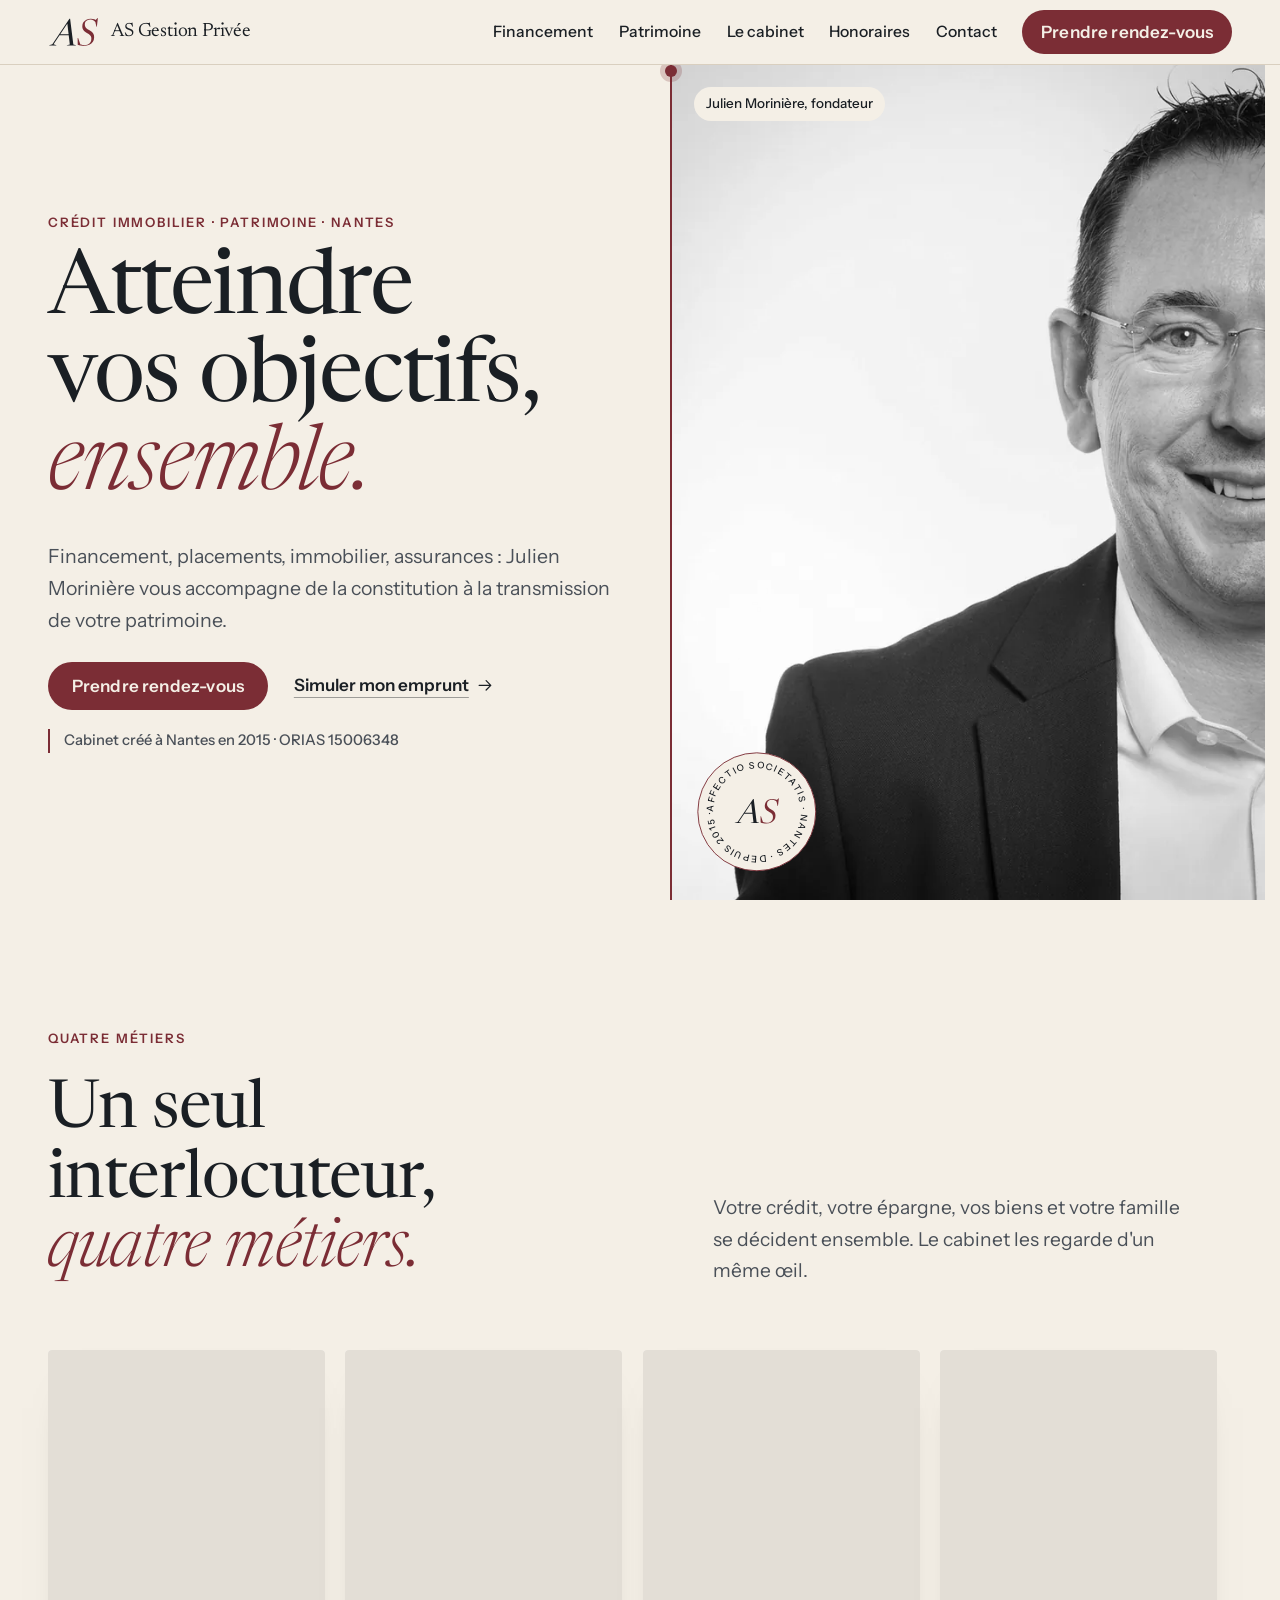
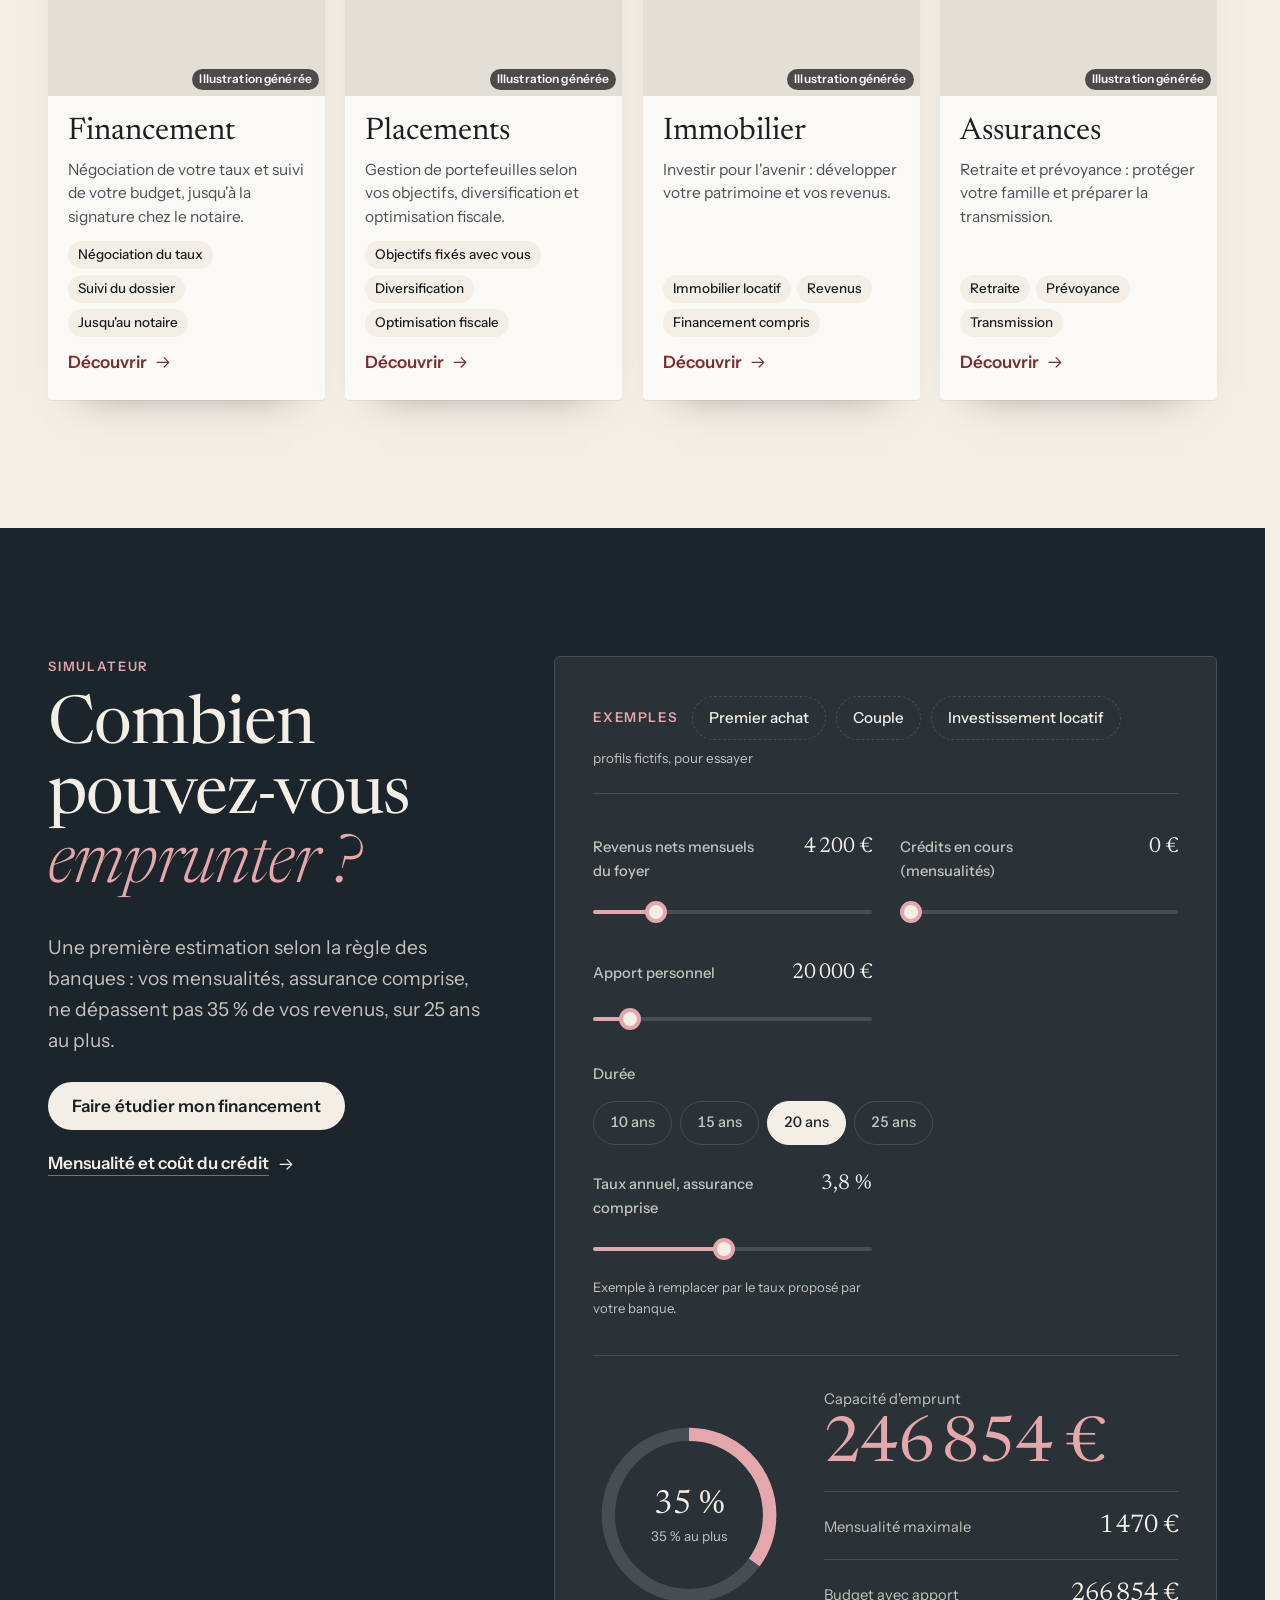
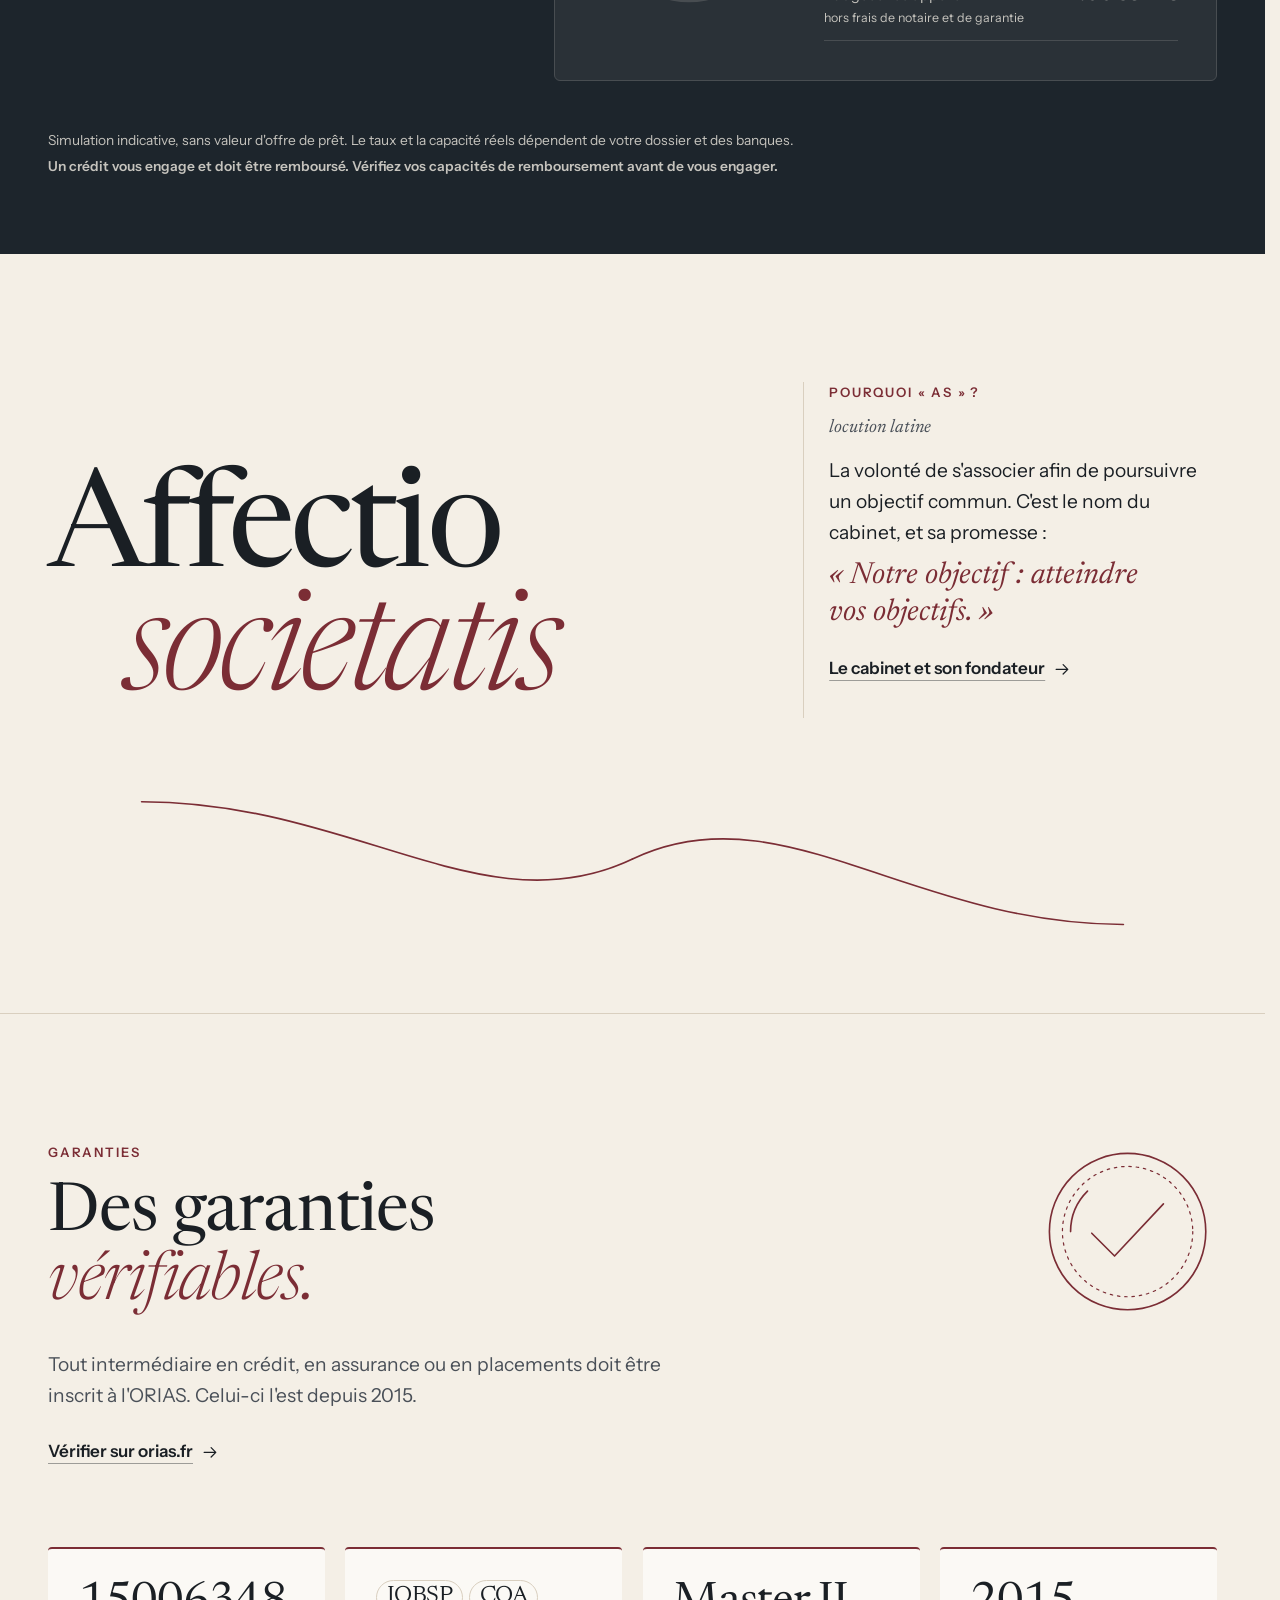
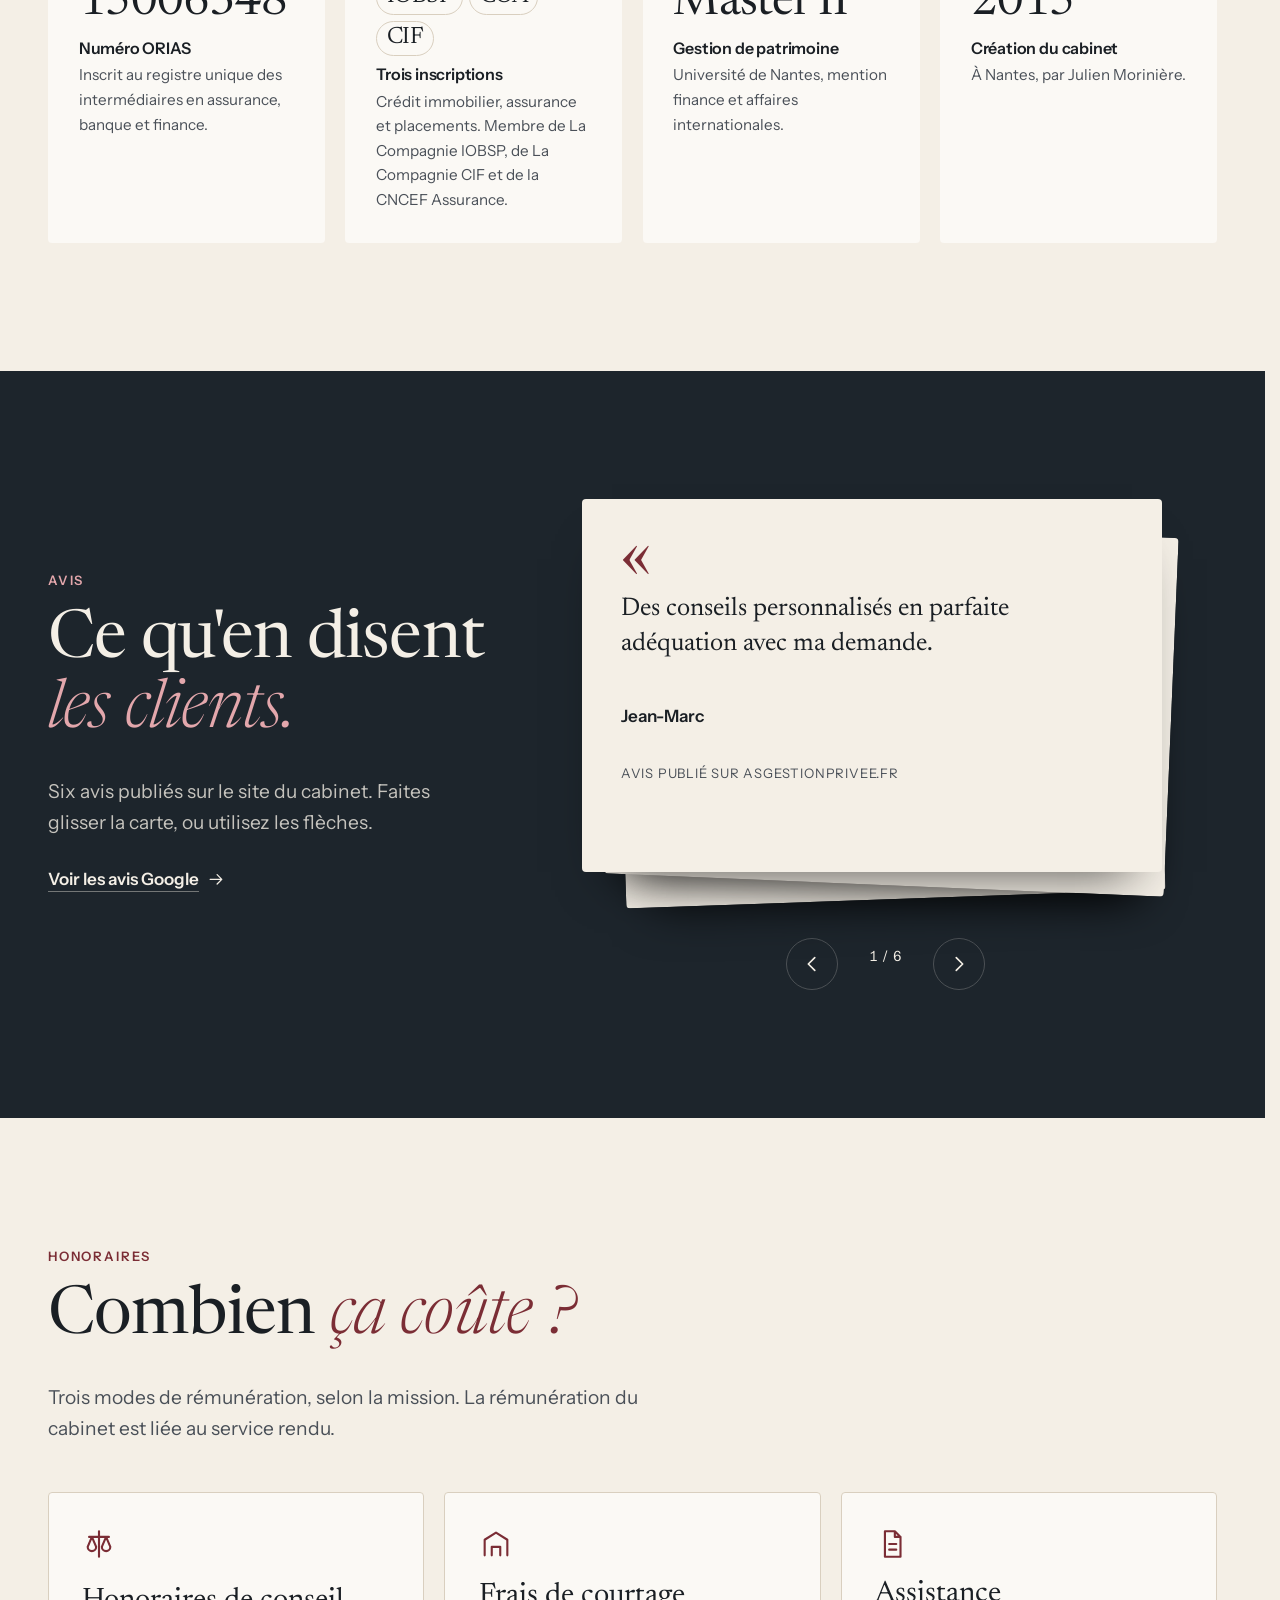
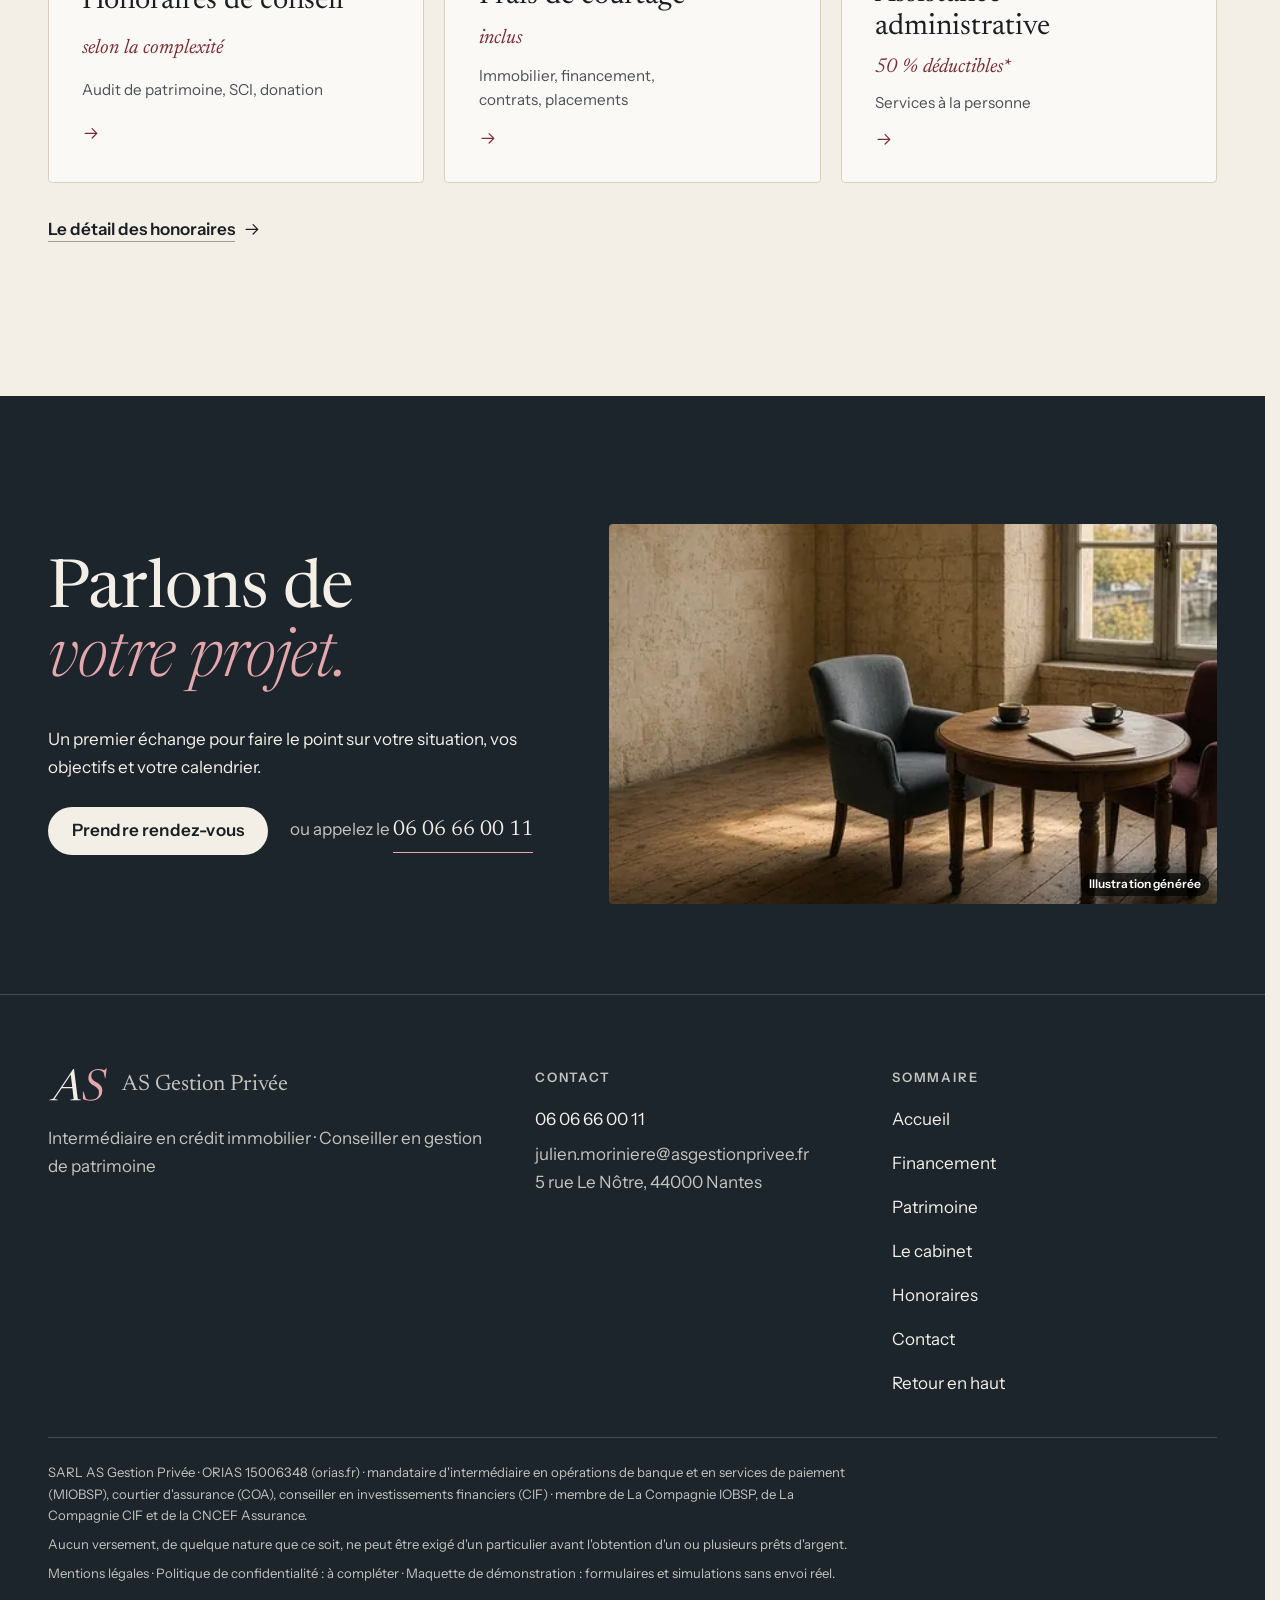
<file: index.html>
<!doctype html>
<html lang="fr" data-v="2" data-curseur>
<head>
<meta charset="utf-8">
<meta name="viewport" content="width=device-width, initial-scale=1, viewport-fit=cover">
<title>AS Gestion Privée · Crédit immobilier et gestion de patrimoine à Nantes</title>
<meta name="description" content="Julien Morinière, conseiller à Nantes depuis 2015 : financement de votre crédit immobilier, placements, immobilier et assurances, de la constitution à la transmission.">
<meta name="robots" content="noindex, nofollow">
<link rel="canonical" href="https://as-gestion-privee-maquette.vercel.app/">
<style>:root{--fond:#F4EFE6;--texte:#1A1F24;--voile-fond:#1D252C;--ouverture-fond:#1D252C;--menu-fond:#1D252C}:root { --entete-h: 72px; --barres-h: 0px; } html { background: var(--fond); color: var(--texte); scrollbar-gutter: stable; } body { margin: 0; background: var(--fond); } html.js:not(.secours):not([data-arrivee="retour"]) [data-anime] { opacity: 0; } html.js:not(.secours):not([data-arrivee="retour"]) [data-anime].vu { opacity: 1; } [data-voile] { position: fixed; inset: 0; z-index: 900; background: var(--voile-fond); transform: translateY(100%); visibility: hidden; pointer-events: none; } html[data-arrivee="voile"]:not(.voile-leve):not(.secours) [data-voile] { transform: none; visibility: visible; } html.secours [data-voile] { visibility: hidden !important; } .ouverture-panneau { position: fixed; inset: 0; z-index: 850; display: none; place-content: center; justify-items: center; background: var(--ouverture-fond, var(--voile-fond)); color: var(--fond); text-align: center; } html.js[data-arrivee="intro"]:not(.secours):not(.intro-finie) .ouverture-panneau { display: grid; } html.defilement-bloque, html.defilement-bloque body, html.js[data-arrivee="intro"]:not(.secours):not(.intro-finie), html.js[data-arrivee="intro"]:not(.secours):not(.intro-finie) body, html[data-arrivee="voile"]:not(.voile-leve):not(.secours), html[data-arrivee="voile"]:not(.voile-leve):not(.secours) body { overflow: hidden; } html.js[data-arrivee="intro"]:not(.secours):not(.intro-finie) { background-color: var(--ouverture-fond, var(--voile-fond)); } html[data-arrivee="voile"]:not(.voile-leve):not(.secours) { background-color: var(--voile-fond); }</style>
<script>(function () {
var d = document.documentElement, ss = null, ls = null;
try { ss = window.sessionStorage; ls = window.localStorage; } catch (e) {}
d.classList.add('js');
var nav = performance.getEntriesByType ? performance.getEntriesByType('navigation')[0] : null;
var type = nav ? nav.type : 'navigate';
var depart = null;
try { depart = JSON.parse(ss.getItem('socle:depart') || 'null'); ss.removeItem('socle:depart'); } catch (e) {}
if (depart && !(Date.now() - depart.t < 15000)) depart = null;
var mode = type === 'back_forward' ? 'retour' : type === 'reload' ? 'intro' : depart ? 'voile' : 'intro';
d.setAttribute('data-arrivee', mode);
if (mode === 'voile' && depart.couleur) d.style.setProperty('--voile-fond', depart.couleur);
if (type === 'reload' && 'scrollRestoration' in history) {
history.scrollRestoration = 'manual';
}
try {
var choisie = ls && ls.getItem('socle:langue');
var langue = (d.lang || '').slice(0, 2);
if (choisie && choisie !== langue && type === 'navigate' && !depart) {
var alt = document.querySelector('link[rel="alternate"][hreflang="' + choisie + '"]');
if (alt) location.replace(new URL(alt.href).pathname + location.search + location.hash);
}
} catch (e) {}
setTimeout(function () { if (!d.classList.contains('demarre')) d.classList.add('secours'); }, 2000);
})();</script>
<link rel="preload" href="/assets/fonts/newsreader.woff2" as="font" type="font/woff2" crossorigin>
<link rel="preload" href="/assets/fonts/newsreader-italique.woff2" as="font" type="font/woff2" crossorigin>
<link rel="preload" href="/assets/fonts/instrument-sans.woff2" as="font" type="font/woff2" crossorigin>
<link rel="stylesheet" href="/assets/css/socle.css?v=2">
<link rel="stylesheet" href="/assets/css/modules.css?v=2">
<link rel="stylesheet" href="/assets/css/site.css?v=2">
<link rel="modulepreload" href="/assets/js/site.js?v=2">
<link rel="modulepreload" href="/assets/js/socle/index.js?v=2">
<script src="/assets/vendor/gsap.min.js" defer></script>
<script src="/assets/vendor/ScrollTrigger.min.js" defer></script>
<script src="/assets/vendor/SplitText.min.js" defer></script>
<script type="module" src="/assets/js/site.js?v=2"></script>
<meta name="theme-color" content="#F4EFE6">
<link rel="icon" href="/assets/images/favicon.svg" type="image/svg+xml">
<link rel="apple-touch-icon" href="/assets/images/apple-touch-icon.png">
<meta property="og:type" content="website">
<meta property="og:site_name" content="AS Gestion Privée">
<meta property="og:locale" content="fr_FR">
<meta property="og:title" content="AS Gestion Privée · Crédit immobilier et gestion de patrimoine à Nantes">
<meta property="og:description" content="Julien Morinière, conseiller à Nantes depuis 2015 : financement de votre crédit immobilier, placements, immobilier et assurances, de la constitution à la transmission.">
<meta property="og:url" content="https://as-gestion-privee-maquette.vercel.app/">
<meta property="og:image" content="https://as-gestion-privee-maquette.vercel.app/assets/partage/accueil-fr.jpg">
<meta property="og:image:width" content="1200">
<meta property="og:image:height" content="630">
<meta property="og:image:alt" content="AS Gestion Privée : atteindre vos objectifs, ensemble">
<meta name="twitter:card" content="summary_large_image">
<script type="application/ld+json">{"@context":"https://schema.org","@type":"FinancialService","name":"AS Gestion Privée","legalName":"AS GESTION PRIVEE","url":"https://as-gestion-privee-maquette.vercel.app/","telephone":"+33606660011","email":"julien.moriniere@asgestionprivee.fr","foundingDate":"2015","founder":{"@type":"Person","name":"Julien Morinière"},"address":{"@type":"PostalAddress","streetAddress":"5 rue Le Nôtre","postalCode":"44000","addressLocality":"Nantes","addressCountry":"FR"},"identifier":[{"@type":"PropertyValue","propertyID":"ORIAS","value":"15006348"},{"@type":"PropertyValue","propertyID":"SIREN","value":"814246815"}],"description":"Intermédiaire en crédit immobilier et conseiller en gestion de patrimoine à Nantes : financement, placements, immobilier, assurances."}</script>
</head>
<body id="haut">
<div data-voile data-forme="rideau" aria-hidden="true"><div class="voile-contenu"><img src="/assets/images/logo-clair.svg" alt="" width="56" height="56"><span data-voile-libelle>Accueil</span></div></div>
<div class="ouverture-panneau" data-ouverture aria-hidden="true">
  <div class="intro-mono" data-ouverture-objet><svg viewBox="-224 -74 2773 1624" aria-hidden="true"><path class="intro-a" d="M380 913 399 857H1070L1052 913ZM1153 1412 1298 1450 1292 1470H798L804 1450L962 1414L824 250H848L78 1407L234 1450L228 1470H-164L-158 1450L13 1404L942 20H978Z"/><path class="intro-s" d="M2375 221Q2332 153 2256.5 109.5Q2181 66 2080 66Q1982 66 1914.5 98.0Q1847 130 1812.0 189.5Q1777 249 1777 331Q1777 412 1809.5 466.0Q1842 520 1895.0 558.5Q1948 597 2010 634Q2072 671 2135.5 717.0Q2199 763 2242.0 835.5Q2285 908 2285 1026Q2285 1162 2216.5 1267.0Q2148 1372 2023.0 1431.0Q1898 1490 1728 1490Q1635 1490 1548.0 1474.5Q1461 1459 1392 1428L1387 1057H1415L1546 1448L1449 1344Q1515 1393 1579.5 1421.5Q1644 1450 1740 1450Q1859 1450 1947.5 1413.0Q2036 1376 2084.5 1299.5Q2133 1223 2133 1105Q2133 1027 2105.5 974.0Q2078 921 2034.0 884.0Q1990 847 1940.0 819.0Q1890 791 1846 763Q1787 725 1740.5 681.5Q1694 638 1667.5 576.5Q1641 515 1641 425Q1641 306 1698.5 215.0Q1756 124 1861.5 72.0Q1967 20 2109 20Q2214 20 2295.5 47.5Q2377 75 2457 128L2351 96L2473 -14H2489L2432 449H2411L2333 127Z"/></svg></div>
  <span class="ouverture-trait"></span>
  <p class="ouverture-ligne">Affectio societatis</p>
</div>
<a class="evitement" href="#contenu">Aller au contenu</a>
<header data-entete>
  <div class="entete-rangee">
    <a class="entete-logo" href="/" data-libelle="Accueil" aria-current="page">
      <img src="/assets/images/logo.svg" alt="" width="51" height="30"><span>AS Gestion Privée</span>
    </a>
    <nav data-nav aria-label="Navigation principale">
      <ul><li><a href="/financement" data-libelle="Financement">Financement</a></li><li><a href="/patrimoine" data-libelle="Patrimoine">Patrimoine</a></li><li><a href="/cabinet" data-libelle="Le cabinet">Le cabinet</a></li><li><a href="/honoraires" data-libelle="Honoraires">Honoraires</a></li><li><a href="/contact" data-libelle="Contact">Contact</a></li></ul>
    </nav>
    <div class="entete-actions">
      <a class="bouton" href="/contact#rendez-vous" data-libelle="Contact">Prendre rendez-vous</a>
      <button type="button" data-menu-bouton aria-controls="menu" aria-expanded="false" data-libelle-ouvrir="Menu" data-libelle-fermer="Fermer"><span data-libelle-bouton>Menu</span></button>
      <a class="menu-sansjs" href="#menu" data-menu-lien>Menu</a>
    </div>
  </div>
</header>
<script>/* Avant le premier affichage : rangées de la navigation (même règle que ajusterNav dans assets/js/socle/entete.js)
   et hauteur réelle de l'en-tête, pour que rien ne saute quand le JavaScript du site prend la main. */
(function () {
  var h = document.documentElement, u = document.querySelector('[data-nav] ul'), e = document.querySelector('[data-entete]');
  if (u) {
    var deborde = function () { return u.scrollWidth > u.clientWidth + 1; }, c = deborde();
    if (c && window.matchMedia('(min-width: 900px)').matches) {
      h.classList.add('nav-deux-rangees'); c = deborde();
      if (c) { h.classList.add('nav-deux-lignes'); var a = u.querySelector('a'); c = !a || u.getBoundingClientRect().height > a.getBoundingClientRect().height * 2.5; }
      if (c) h.classList.remove('nav-deux-rangees', 'nav-deux-lignes');
    }
    if (c) h.classList.add('nav-compacte');
  }
  if (e) h.style.setProperty('--entete-h', Math.round(e.getBoundingClientRect().height) + 'px');
})();</script>
<span id="menu-ferme" aria-hidden="true"></span>
<div id="menu" data-menu role="dialog" aria-modal="true" aria-label="Menu">
  <p class="menu-sansjs-fermer"><a href="#menu-ferme">Fermer</a></p>
  <ul><li style="--i:0"><a href="/" class="menu-lien" data-libelle="Accueil" aria-current="page">Accueil</a></li><li style="--i:1"><a href="/financement" class="menu-lien" data-libelle="Financement">Financement</a></li><li style="--i:2"><a href="/patrimoine" class="menu-lien" data-libelle="Patrimoine">Patrimoine</a></li><li style="--i:3"><a href="/cabinet" class="menu-lien" data-libelle="Le cabinet">Le cabinet</a></li><li style="--i:4"><a href="/honoraires" class="menu-lien" data-libelle="Honoraires">Honoraires</a></li><li style="--i:5"><a href="/contact" class="menu-lien" data-libelle="Contact">Contact</a></li></ul>
  <p><a class="bouton" href="tel:+33606660011">Appeler 06 06 66 00 11</a></p>
</div>
<main id="contenu" tabindex="-1">
<section class="hero" id="debut">
  <div class="hero-texte">
    <p class="surtitre hero-surtitre" data-anime="gsap">Crédit immobilier · Patrimoine · Nantes</p>
    <h1 class="hero-titre" data-anime="gsap"><span class="ligne-masque"><span class="hero-ligne">Atteindre</span></span><span class="ligne-masque"><span class="hero-ligne">vos objectifs,</span></span><span class="ligne-masque"><span class="hero-ligne"><em>ensemble.</em></span></span></h1>
    <p class="hero-intro" data-anime="gsap">Financement, placements, immobilier, assurances : Julien Morinière vous accompagne de la constitution à la transmission de votre patrimoine.</p>
    <p class="hero-actions" data-anime="gsap">
      <a href="/contact#rendez-vous" class="bouton" data-libelle="Contact" data-action-principale data-survol="magnetique">Prendre rendez-vous</a>
      <a class="lien-fleche" href="#simulateur">Simuler mon emprunt<svg class="fleche" viewBox="0 0 24 24" aria-hidden="true"><path d="M4 12h15m-6-6 6 6-6 6" fill="none" stroke="currentColor" stroke-width="1.6" stroke-linecap="round" stroke-linejoin="round"/></svg></a>
    </p>
    <p class="hero-info" data-info-cle data-anime="gsap">Cabinet créé à Nantes en 2015 · ORIAS 15006348</p>
  </div>
  <div class="hero-portrait">
    <figure class="media hero-media" data-iris-centre data-boucle-css style="--cadrage:78% 30%;--cadrage-mobile:72% 30%">
  <picture><source media="(max-width: 760px) and (orientation: portrait)" srcset="/assets/images/julien-nb-mobile-640.webp 640w, /assets/images/julien-nb-mobile-1080.webp 1080w" sizes="(max-width: 760px) 100vw, 46vw">
    <img src="/assets/images/julien-nb-1280.webp" srcset="/assets/images/julien-nb-480.webp 480w, /assets/images/julien-nb-720.webp 720w, /assets/images/julien-nb-960.webp 960w, /assets/images/julien-nb-1280.webp 1280w" sizes="(max-width: 760px) 100vw, 46vw" alt="Julien Morinière, conseiller en gestion de patrimoine, portrait en noir et blanc" width="1280" height="1707" fetchpriority="high" loading="eager" decoding="async">
  </picture>
</figure>
    <span class="hero-jonction" aria-hidden="true"><span class="hero-point" data-effet="jonction"></span></span>
    <p class="hero-legende">Julien Morinière, fondateur</p>
    <span class="sceau" data-boucle-css data-effet="sceau" data-audit-ignorer aria-hidden="true">
      <svg viewBox="0 0 200 200"><defs><path id="sceau-cercle" d="M100 100 m-72 0 a72 72 0 1 1 144 0 a72 72 0 1 1 -144 0"/></defs>
        <circle class="sceau-fond" cx="100" cy="100" r="97"/>
        <g class="sceau-texte"><text><textPath href="#sceau-cercle" textLength="452">Affectio societatis · Nantes · depuis 2015 ·</textPath></text></g>
        <image href="/assets/images/logo.svg" x="62" y="76" width="76" height="45"/>
      </svg>
    </span>
  </div>
</section>
<section class="missions" id="metiers">
  <div class="conteneur">
    <div class="tete-section tete-section--large">
  <p class="surtitre">Quatre métiers</p>
  <h2 class="titre-section" data-anime="lignes">Un seul interlocuteur, <em>quatre métiers.</em></h2>
  <p class="tete-texte" data-anime>Votre crédit, votre épargne, vos biens et votre famille se décident ensemble. Le cabinet les regarde d&#39;un même œil.</p>
</div>
  </div>
  <ul class="missions-grille conteneur" data-anime="cascade">
    <li class="mission-cellule">
      <a class="mission" href="/financement" data-libelle="Financement" data-fx="vitesse" data-fx-force="2">
        <figure class="media mission-media" data-grok style="--cadrage:50% 50%;aspect-ratio:4 / 5">
  <picture>
    <img src="/assets/images/grok/mission-financement-1280.webp" srcset="/assets/images/grok/mission-financement-640.webp 640w, /assets/images/grok/mission-financement-960.webp 960w, /assets/images/grok/mission-financement-1280.webp 1280w" sizes="(max-width: 760px) 86vw, (max-width: 1100px) 45vw, 24vw" alt="Clés d&#39;une maison posées sur un dossier, à côté d&#39;un stylo plume" width="1280" height="1600" loading="lazy" decoding="async">
  </picture><figcaption class="mention-ia">Illustration générée</figcaption>
</figure>
        <span class="mission-corps">
          <span class="mission-titre">Financement</span>
          <span class="mission-texte">Négociation de votre taux et suivi de votre budget, jusqu&#39;à la signature chez le notaire.</span>
          <span class="mission-points"><span>Négociation du taux</span><span>Suivi du dossier</span><span>Jusqu&#39;au notaire</span></span>
          <span class="mission-lien">Découvrir<svg class="fleche" viewBox="0 0 24 24" aria-hidden="true"><path d="M4 12h15m-6-6 6 6-6 6" fill="none" stroke="currentColor" stroke-width="1.6" stroke-linecap="round" stroke-linejoin="round"/></svg></span>
        </span>
      </a>
    </li><li class="mission-cellule">
      <a class="mission" href="/patrimoine#placements" data-libelle="Patrimoine" data-fx="vitesse" data-fx-force="2">
        <figure class="media mission-media" data-grok style="--cadrage:50% 50%;aspect-ratio:4 / 5">
  <picture>
    <img src="/assets/images/grok/mission-placements-1280.webp" srcset="/assets/images/grok/mission-placements-640.webp 640w, /assets/images/grok/mission-placements-960.webp 960w, /assets/images/grok/mission-placements-1280.webp 1280w" sizes="(max-width: 760px) 86vw, (max-width: 1100px) 45vw, 24vw" alt="Carnet ouvert sur des courbes tracées à l&#39;encre, un stylo plume en travers" width="1280" height="1600" loading="lazy" decoding="async">
  </picture><figcaption class="mention-ia">Illustration générée</figcaption>
</figure>
        <span class="mission-corps">
          <span class="mission-titre">Placements</span>
          <span class="mission-texte">Gestion de portefeuilles selon vos objectifs, diversification et optimisation fiscale.</span>
          <span class="mission-points"><span>Objectifs fixés avec vous</span><span>Diversification</span><span>Optimisation fiscale</span></span>
          <span class="mission-lien">Découvrir<svg class="fleche" viewBox="0 0 24 24" aria-hidden="true"><path d="M4 12h15m-6-6 6 6-6 6" fill="none" stroke="currentColor" stroke-width="1.6" stroke-linecap="round" stroke-linejoin="round"/></svg></span>
        </span>
      </a>
    </li><li class="mission-cellule">
      <a class="mission" href="/patrimoine#immobilier" data-libelle="Patrimoine" data-fx="vitesse" data-fx-force="2">
        <figure class="media mission-media" data-grok style="--cadrage:50% 50%;aspect-ratio:4 / 5">
  <picture>
    <img src="/assets/images/grok/mission-immobilier-1280.webp" srcset="/assets/images/grok/mission-immobilier-640.webp 640w, /assets/images/grok/mission-immobilier-960.webp 960w, /assets/images/grok/mission-immobilier-1280.webp 1280w" sizes="(max-width: 760px) 86vw, (max-width: 1100px) 45vw, 24vw" alt="Façade d&#39;un hôtel particulier en pierre claire aux balcons en fer forgé" width="1280" height="1600" loading="lazy" decoding="async">
  </picture><figcaption class="mention-ia">Illustration générée</figcaption>
</figure>
        <span class="mission-corps">
          <span class="mission-titre">Immobilier</span>
          <span class="mission-texte">Investir pour l&#39;avenir : développer votre patrimoine et vos revenus.</span>
          <span class="mission-points"><span>Immobilier locatif</span><span>Revenus</span><span>Financement compris</span></span>
          <span class="mission-lien">Découvrir<svg class="fleche" viewBox="0 0 24 24" aria-hidden="true"><path d="M4 12h15m-6-6 6 6-6 6" fill="none" stroke="currentColor" stroke-width="1.6" stroke-linecap="round" stroke-linejoin="round"/></svg></span>
        </span>
      </a>
    </li><li class="mission-cellule">
      <a class="mission" href="/patrimoine#assurances" data-libelle="Patrimoine" data-fx="vitesse" data-fx-force="2">
        <figure class="media mission-media" data-grok style="--cadrage:50% 50%;aspect-ratio:4 / 5">
  <picture>
    <img src="/assets/images/grok/mission-assurances-1280.webp" srcset="/assets/images/grok/mission-assurances-640.webp 640w, /assets/images/grok/mission-assurances-960.webp 960w, /assets/images/grok/mission-assurances-1280.webp 1280w" sizes="(max-width: 760px) 86vw, (max-width: 1100px) 45vw, 24vw" alt="Couple âgé marchant bras dessus bras dessous au bord d&#39;un fleuve, vu de dos" width="1280" height="1600" loading="lazy" decoding="async">
  </picture><figcaption class="mention-ia">Illustration générée</figcaption>
</figure>
        <span class="mission-corps">
          <span class="mission-titre">Assurances</span>
          <span class="mission-texte">Retraite et prévoyance : protéger votre famille et préparer la transmission.</span>
          <span class="mission-points"><span>Retraite</span><span>Prévoyance</span><span>Transmission</span></span>
          <span class="mission-lien">Découvrir<svg class="fleche" viewBox="0 0 24 24" aria-hidden="true"><path d="M4 12h15m-6-6 6 6-6 6" fill="none" stroke="currentColor" stroke-width="1.6" stroke-linecap="round" stroke-linejoin="round"/></svg></span>
        </span>
      </a>
    </li>
  </ul>
</section>
<section class="simulateur theme-sombre" id="simulateur">
  <div class="conteneur simu-grille">
    <div class="simu-tete">
      <div class="tete-section ">
  <p class="surtitre">Simulateur</p>
  <h2 class="titre-section" data-anime="lignes">Combien pouvez-vous <em>emprunter ?</em></h2>
  <p class="tete-texte" data-anime>Une première estimation selon la règle des banques : vos mensualités, assurance comprise, ne dépassent pas 35 % de vos revenus, sur 25 ans au plus.</p>
</div>
      <p class="simu-cta" data-anime>
        <a href="/contact?sujet=financement#rendez-vous" class="bouton bouton--clair" data-libelle="Contact" data-survol="magnetique">Faire étudier mon financement</a>
        <a href="/financement#simulateurs" class="lien-fleche" data-libelle="Financement">Mensualité et coût du crédit<svg class="fleche" viewBox="0 0 24 24" aria-hidden="true"><path d="M4 12h15m-6-6 6 6-6 6" fill="none" stroke="currentColor" stroke-width="1.6" stroke-linecap="round" stroke-linejoin="round"/></svg></a>
      </p>
    </div>
    <form class="simu simu--capacite" data-simu="capacite" data-effet="simulateur" novalidate>
  <div class="simu-profils" role="group" aria-label="Exemples">
    <span class="simu-profils-titre">Exemples</span>
    <button type="button" class="simu-profil" data-profil='{"revenus":2600,"charges":0,"apport":15000,"duree":25}' aria-pressed="false">Premier achat</button><button type="button" class="simu-profil" data-profil='{"revenus":5200,"charges":300,"apport":40000,"duree":20}' aria-pressed="false">Couple</button><button type="button" class="simu-profil" data-profil='{"revenus":6500,"charges":900,"apport":30000,"duree":20}' aria-pressed="false">Investissement locatif</button>
    <span class="simu-profils-note">profils fictifs, pour essayer</span>
  </div>
  <div class="simu-entrees">
    <div class="simu-champ">
  <label for="cap-revenus">Revenus nets mensuels du foyer</label>
  <output for="cap-revenus" class="simu-valeur" data-valeur-de="cap-revenus" data-unite="€">4200</output>
  <input type="range" id="cap-revenus" name="cap-revenus" min="1500" max="15000" step="100" value="4200">
</div>
    <div class="simu-champ">
  <label for="cap-charges">Crédits en cours (mensualités)</label>
  <output for="cap-charges" class="simu-valeur" data-valeur-de="cap-charges" data-unite="€">0</output>
  <input type="range" id="cap-charges" name="cap-charges" min="0" max="3000" step="50" value="0">
</div>
    <div class="simu-champ">
  <label for="cap-apport">Apport personnel</label>
  <output for="cap-apport" class="simu-valeur" data-valeur-de="cap-apport" data-unite="€">20000</output>
  <input type="range" id="cap-apport" name="cap-apport" min="0" max="200000" step="1000" value="20000">
</div>
    <fieldset class="simu-champ simu-durees">
  <legend>Durée</legend>
  <div class="simu-puces"><label class="simu-puce"><input type="radio" name="cap-duree" value="10"><span>10 ans</span></label><label class="simu-puce"><input type="radio" name="cap-duree" value="15"><span>15 ans</span></label><label class="simu-puce"><input type="radio" name="cap-duree" value="20" checked><span>20 ans</span></label><label class="simu-puce"><input type="radio" name="cap-duree" value="25"><span>25 ans</span></label></div>
</fieldset>
    <div class="simu-champ">
  <label for="cap-taux">Taux annuel, assurance comprise</label>
  <output for="cap-taux" class="simu-valeur" data-valeur-de="cap-taux" data-unite="%">3.8</output>
  <input type="range" id="cap-taux" name="cap-taux" min="1" max="7" step="0.05" value="3.8">
  <p class="simu-aide">Exemple à remplacer par le taux proposé par votre banque.</p>
</div>
  </div>
  <div class="simu-resultats" aria-live="polite">
    <div class="jauge" data-visuel>
      <svg viewBox="0 0 200 200" aria-hidden="true">
        <circle class="jauge-fond" cx="100" cy="100" r="84" pathLength="100"/>
        <circle class="jauge-charges" cx="100" cy="100" r="84" pathLength="100"/>
        <circle class="jauge-neuf" cx="100" cy="100" r="84" pathLength="100"/>
      </svg>
      <p class="jauge-texte"><span class="jauge-chiffre" data-sortie="effort">35 %</span><span>35 % au plus</span></p>
    </div>
    <dl class="simu-chiffres">
      <div class="simu-principal"><dt>Capacité d&#39;emprunt</dt><dd data-sortie="capacite" data-prix>0 €</dd></div>
      <div><dt>Mensualité maximale</dt><dd data-sortie="mensualite" data-prix>0 €</dd></div>
      <div><dt>Budget avec apport <small>hors frais de notaire et de garantie</small></dt><dd data-sortie="budget" data-prix>0 €</dd></div>
    </dl>
  </div>
</form>
  </div>
  <div class="conteneur simu-mentions">
    <p>Simulation indicative, sans valeur d&#39;offre de prêt. Le taux et la capacité réels dépendent de votre dossier et des banques.</p>
    <p><strong>Un crédit vous engage et doit être remboursé. Vérifiez vos capacités de remboursement avant de vous engager.</strong></p>
  </div>
</section>
<section class="manifeste" id="affectio">
  <div class="conteneur manifeste-cadre">
    <h2 class="manifeste-latin" lang="la" data-anime="mots"><span>Affectio</span> <em>societatis</em></h2>
    <div class="manifeste-definition">
      <p class="surtitre">Pourquoi « AS » ?</p>
      <p class="manifeste-nature" data-anime>locution latine</p>
      <p class="manifeste-texte" data-anime>La volonté de s&#39;associer afin de poursuivre un objectif commun. C&#39;est le nom du cabinet, et sa promesse :</p>
      <p class="manifeste-devise" data-anime>« Notre objectif : atteindre vos objectifs. »</p>
      <p data-anime><a href="/cabinet" class="lien-fleche" data-libelle="Le cabinet">Le cabinet et son fondateur<svg class="fleche" viewBox="0 0 24 24" aria-hidden="true"><path d="M4 12h15m-6-6 6 6-6 6" fill="none" stroke="currentColor" stroke-width="1.6" stroke-linecap="round" stroke-linejoin="round"/></svg></a></p>
    </div>
  </div>
  <div class="conteneur"><svg class="deux-traits deux-traits--manifeste" viewBox="0 0 1200 220" preserveAspectRatio="xMidYMid meet" aria-hidden="true" data-effet="deux-traits" data-visuel>
  <path class="dt-a" d="M0 40 C 260 40, 420 196, 600 110" pathLength="1"/>
  <path class="dt-b" d="M1200 190 C 940 190, 780 24, 600 110" pathLength="1"/>
  <circle class="dt-point" cx="600" cy="110" r="11"/>
  <circle class="dt-halo" cx="600" cy="110" r="26"/>
</svg></div>
</section>
<section class="garanties" id="garanties">
  <div class="conteneur garanties-grille-tete">
    <div class="tete-section ">
  <p class="surtitre">Garanties</p>
  <h2 class="titre-section" data-anime="lignes">Des garanties <em>vérifiables.</em></h2>
  <p class="tete-texte" data-anime>Tout intermédiaire en crédit, en assurance ou en placements doit être inscrit à l&#39;ORIAS. Celui-ci l&#39;est depuis 2015.</p>
  <p data-anime><a class="lien-fleche" href="https://www.orias.fr/" target="_blank" rel="noopener">Vérifier sur orias.fr<svg class="fleche" viewBox="0 0 24 24" aria-hidden="true"><path d="M4 12h15m-6-6 6 6-6 6" fill="none" stroke="currentColor" stroke-width="1.6" stroke-linecap="round" stroke-linejoin="round"/></svg></a></p>
</div>
    <svg class="cachet" viewBox="0 0 220 220" aria-hidden="true" data-fx="trace" data-visuel>
      <circle cx="110" cy="110" r="96"/><circle cx="110" cy="110" r="80"/>
      <path d="M66 112l28 28 60-64"/>
      <path d="M40 110a70 70 0 0 1 140 0" data-fx-trait/>
    </svg>
  </div>
  <ul class="conteneur garanties-grille" data-anime="cascade">
    <li class="garantie"><p class="garantie-grand">15006348</p><h3>Numéro ORIAS</h3><p>Inscrit au registre unique des intermédiaires en assurance, banque et finance.</p></li><li class="garantie"><p class="garantie-grand garantie-grand--petit"><span>IOBSP</span><span>COA</span><span>CIF</span></p><h3>Trois inscriptions</h3><p>Crédit immobilier, assurance et placements. Membre de La Compagnie IOBSP, de La Compagnie CIF et de la CNCEF Assurance.</p></li><li class="garantie"><p class="garantie-grand">Master II</p><h3>Gestion de patrimoine</h3><p>Université de Nantes, mention finance et affaires internationales.</p></li><li class="garantie"><p class="garantie-grand">2015</p><h3>Création du cabinet</h3><p>À Nantes, par Julien Morinière.</p></li>
  </ul>
</section>
<section class="avis theme-sombre" id="avis">
  <div class="conteneur avis-grille tep" data-module="temoignages-en-pile">
    <div class="tep__tete">
      <div class="tete-section ">
  <p class="surtitre">Avis</p>
  <h2 class="titre-section" data-anime="lignes">Ce qu'en disent <em>les clients.</em></h2>
  <p class="tete-texte" data-anime>Six avis publiés sur le site du cabinet. Faites glisser la carte, ou utilisez les flèches.</p>
  <p data-anime><a class="lien-fleche" href="https://www.google.com/search?q=as+gestion+priv%C3%A9e+nantes" target="_blank" rel="noopener">Voir les avis Google<svg class="fleche" viewBox="0 0 24 24" aria-hidden="true"><path d="M4 12h15m-6-6 6 6-6 6" fill="none" stroke="currentColor" stroke-width="1.6" stroke-linecap="round" stroke-linejoin="round"/></svg></a></p>
</div>
    </div>
    <div class="tep__scene" data-effet="pile">
      <ol class="tep__pile">
        <li class="tep__carte">
          <blockquote class="tep__citation"><p>Des conseils personnalisés en parfaite adéquation avec ma demande.</p></blockquote>
          <p class="tep__auteur"><span class="tep__nom">Jean-Marc</span></p>
          <p class="tep__source">Avis publié sur asgestionprivee.fr</p>
        </li><li class="tep__carte">
          <blockquote class="tep__citation"><p>Merci Julien, pour ton professionnalisme dans la résolution de notre dossier qui n&#39;était pas simple.</p></blockquote>
          <p class="tep__auteur"><span class="tep__nom">Sabine et Nicolas</span></p>
          <p class="tep__source">Avis publié sur asgestionprivee.fr</p>
        </li><li class="tep__carte">
          <blockquote class="tep__citation"><p>Julien nous a accompagné tout au long de notre projet d&#39;achat.</p></blockquote>
          <p class="tep__auteur"><span class="tep__nom">Marie et Hugues</span></p>
          <p class="tep__source">Avis publié sur asgestionprivee.fr</p>
        </li><li class="tep__carte">
          <blockquote class="tep__citation"><p>Julien est de très bon conseil et d&#39;une grande aide.</p></blockquote>
          <p class="tep__auteur"><span class="tep__nom">Pauline</span></p>
          <p class="tep__source">Avis publié sur asgestionprivee.fr</p>
        </li><li class="tep__carte">
          <blockquote class="tep__citation"><p>Des conseils avisés pour un placement qui correspond à nos attentes et notre besoin.</p></blockquote>
          <p class="tep__auteur"><span class="tep__nom">Anita</span></p>
          <p class="tep__source">Avis publié sur asgestionprivee.fr</p>
        </li><li class="tep__carte">
          <blockquote class="tep__citation"><p>Très bon professionnel, à l&#39;écoute et toujours disponible.</p></blockquote>
          <p class="tep__auteur"><span class="tep__nom">Grégoire</span></p>
          <p class="tep__source">Avis publié sur asgestionprivee.fr</p>
        </li>
      </ol>
    </div>
  </div>
</section>
<section class="hono conteneur" id="honoraires">
  <div class="tete-section tete-section--large">
  <p class="surtitre">Honoraires</p>
  <h2 class="titre-section" data-anime="lignes">Combien <em>ça coûte ?</em></h2>
  <p class="tete-texte" data-anime>Trois modes de rémunération, selon la mission. La rémunération du cabinet est liée au service rendu.</p>
</div>
  <ol class="hono-grille" data-anime="cascade">
    <li>
      <a class="hono-carte" href="/honoraires#conseil" data-libelle="Honoraires" data-survol="incline" data-survol-force="4">
        <svg class="hono-icone" viewBox="0 0 24 24" aria-hidden="true"><path d="M12 3v18M5 7h14M7 7l-3 7a3 3 0 0 0 6 0Zm10 0-3 7a3 3 0 0 0 6 0Z"/></svg>
        <span class="hono-nom">Honoraires de conseil</span>
        <span class="hono-prix">selon la complexité</span>
        <span class="hono-resume">Audit de patrimoine, SCI, donation</span>
        <span class="hono-fleche"><svg class="fleche" viewBox="0 0 24 24" aria-hidden="true"><path d="M4 12h15m-6-6 6 6-6 6" fill="none" stroke="currentColor" stroke-width="1.6" stroke-linecap="round" stroke-linejoin="round"/></svg></span>
      </a>
    </li><li>
      <a class="hono-carte" href="/honoraires#courtage" data-libelle="Honoraires" data-survol="incline" data-survol-force="4">
        <svg class="hono-icone" viewBox="0 0 24 24" aria-hidden="true"><path d="M4 20V9l8-5 8 5v11M9 20v-6h6v6"/></svg>
        <span class="hono-nom">Frais de courtage</span>
        <span class="hono-prix">inclus</span>
        <span class="hono-resume">Immobilier, financement, contrats, placements</span>
        <span class="hono-fleche"><svg class="fleche" viewBox="0 0 24 24" aria-hidden="true"><path d="M4 12h15m-6-6 6 6-6 6" fill="none" stroke="currentColor" stroke-width="1.6" stroke-linecap="round" stroke-linejoin="round"/></svg></span>
      </a>
    </li><li>
      <a class="hono-carte" href="/honoraires#assistance" data-libelle="Honoraires" data-survol="incline" data-survol-force="4">
        <svg class="hono-icone" viewBox="0 0 24 24" aria-hidden="true"><path d="M7 3h7l4 4v14H7zM14 3v4h4M10 12h5M10 16h5"/></svg>
        <span class="hono-nom">Assistance administrative</span>
        <span class="hono-prix">50 % déductibles*</span>
        <span class="hono-resume">Services à la personne</span>
        <span class="hono-fleche"><svg class="fleche" viewBox="0 0 24 24" aria-hidden="true"><path d="M4 12h15m-6-6 6 6-6 6" fill="none" stroke="currentColor" stroke-width="1.6" stroke-linecap="round" stroke-linejoin="round"/></svg></span>
      </a>
    </li>
  </ol>
  <p data-anime><a href="/honoraires" class="lien-fleche" data-libelle="Honoraires">Le détail des honoraires<svg class="fleche" viewBox="0 0 24 24" aria-hidden="true"><path d="M4 12h15m-6-6 6 6-6 6" fill="none" stroke="currentColor" stroke-width="1.6" stroke-linecap="round" stroke-linejoin="round"/></svg></a></p>
</section>
<section class="appel theme-sombre appel--photo" id="rendez-vous">
  <div class="conteneur appel-grille">
    <div class="appel-texte">
      <h2 class="titre-section" data-anime="lignes">Parlons de <em>votre projet.</em></h2>
      <p data-anime>Un premier échange pour faire le point sur votre situation, vos objectifs et votre calendrier.</p>
      <p class="appel-actions" data-anime>
        <a href="/contact#rendez-vous" class="bouton bouton--clair" data-libelle="Contact" data-survol="magnetique">Prendre rendez-vous</a>
        <span class="appel-ou">ou appelez le <a href="tel:+33606660011">06 06 66 00 11</a></span>
      </p>
    </div>
    <figure class="media appel-media" data-grok data-fx="parallaxe" style="--cadrage:50% 50%">
  <picture><source media="(max-width: 760px) and (orientation: portrait)" srcset="/assets/images/grok/accueil-appel-mobile-640.webp 640w, /assets/images/grok/accueil-appel-mobile-1080.webp 1080w" sizes="(max-width: 760px) 100vw, 50vw">
    <img src="/assets/images/grok/accueil-appel-1280.webp" srcset="/assets/images/grok/accueil-appel-640.webp 640w, /assets/images/grok/accueil-appel-1280.webp 1280w, /assets/images/grok/accueil-appel-1920.webp 1920w" sizes="(max-width: 760px) 100vw, 50vw" alt="Deux fauteuils face à face autour d&#39;une table en chêne, près d&#39;une grande fenêtre" width="1280" height="720" loading="lazy" decoding="async">
  </picture><figcaption class="mention-ia">Illustration générée</figcaption>
</figure>
  </div>
</section>
</main>
<footer class="pied" id="pied">
  <div class="conteneur pied-grille">
    <div class="pied-marque">
      <p class="pied-logo"><img src="/assets/images/logo-clair.svg" alt="" width="68" height="40"><strong>AS Gestion Privée</strong></p>
      <p>Intermédiaire en crédit immobilier · Conseiller en gestion de patrimoine</p>
    </div>
    <div>
      <p class="pied-titre">Contact</p>
      <p><a href="tel:+33606660011">06 06 66 00 11</a><br><span class="selectionnable">julien.moriniere@asgestionprivee.fr</span><br>5 rue Le Nôtre, 44000 Nantes</p>
    </div>
    <nav aria-label="Sommaire">
      <p class="pied-titre">Sommaire</p>
      <ul><li><a href="/" data-libelle="Accueil" aria-current="page">Accueil</a></li><li><a href="/financement" data-libelle="Financement">Financement</a></li><li><a href="/patrimoine" data-libelle="Patrimoine">Patrimoine</a></li><li><a href="/cabinet" data-libelle="Le cabinet">Le cabinet</a></li><li><a href="/honoraires" data-libelle="Honoraires">Honoraires</a></li><li><a href="/contact" data-libelle="Contact">Contact</a></li><li><a href="#haut" data-sans-transition>Retour en haut</a></li></ul>
    </nav>
  </div>
  <div class="conteneur pied-bas">
    <p>SARL AS Gestion Privée · ORIAS 15006348 (orias.fr) · mandataire d&#39;intermédiaire en opérations de banque et en services de paiement (MIOBSP), courtier d&#39;assurance (COA), conseiller en investissements financiers (CIF) · membre de La Compagnie IOBSP, de La Compagnie CIF et de la CNCEF Assurance.</p>
    <p>Aucun versement, de quelque nature que ce soit, ne peut être exigé d&#39;un particulier avant l&#39;obtention d&#39;un ou plusieurs prêts d&#39;argent.</p>
    <p>Mentions légales · Politique de confidentialité : à compléter · Maquette de démonstration : formulaires et simulations sans envoi réel.</p>
  </div>
</footer>
<div data-barre-fixe>
  <a class="bouton bouton--contour" href="tel:+33606660011">Appeler</a>
  <a class="bouton" href="/contact#rendez-vous" data-libelle="Contact">Prendre rendez-vous</a>
</div>
</body>
</html>
</file>
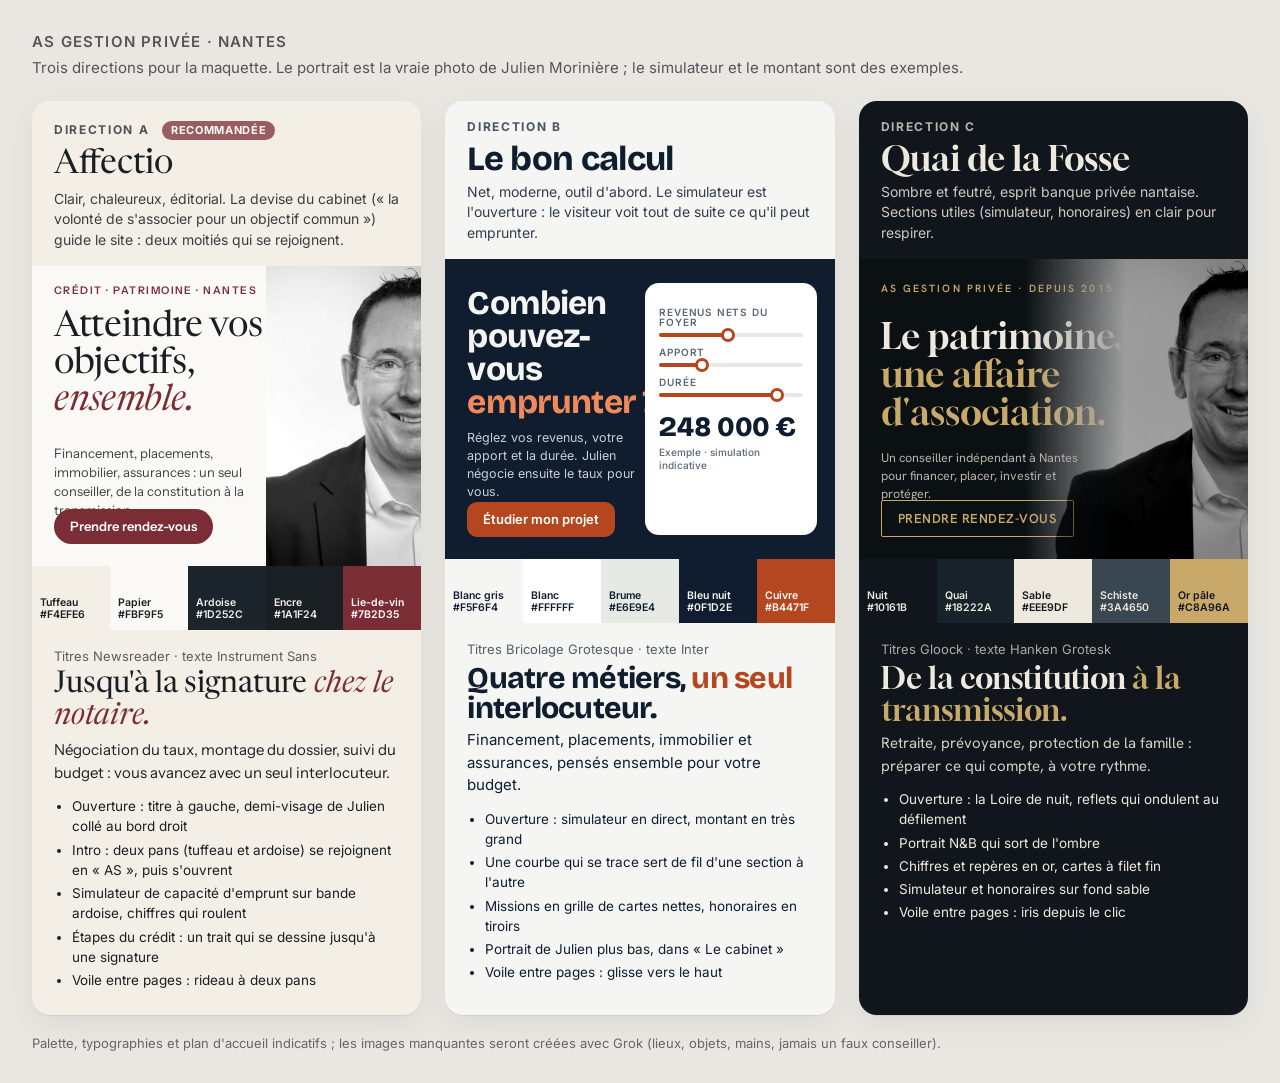
<file: _suivi/directions/index.html>
<!DOCTYPE html>
<html lang="fr">
<head>
<meta charset="utf-8">
<meta name="viewport" content="width=device-width, initial-scale=1">
<title>AS Gestion Privée — trois directions</title>
<style>
@font-face{font-family:"Newsreader";src:url(polices/newsreader-latin-opsz-normal.woff2) format("woff2");font-weight:200 800;font-style:normal}
@font-face{font-family:"Newsreader";src:url(polices/newsreader-latin-opsz-italic.woff2) format("woff2");font-weight:200 800;font-style:italic}
@font-face{font-family:"Instrument Sans";src:url(polices/instrument-sans-latin-wght-normal.woff2) format("woff2");font-weight:400 700}
@font-face{font-family:"Bricolage Grotesque";src:url(polices/bricolage-grotesque-latin-wght-normal.woff2) format("woff2");font-weight:200 800}
@font-face{font-family:"Inter";src:url(polices/inter-latin-wght-normal.woff2) format("woff2");font-weight:100 900}
@font-face{font-family:"Gloock";src:url(polices/gloock-latin-400-normal.woff2) format("woff2");font-weight:400}
@font-face{font-family:"Hanken Grotesk";src:url(polices/hanken-grotesk-latin-wght-normal.woff2) format("woff2");font-weight:100 900}
*{box-sizing:border-box;margin:0}
body{background:#e9e7e2;font-family:"Inter",system-ui,sans-serif;color:#1a1f24;padding:32px}
h1{font:600 15px/1.3 "Inter";letter-spacing:.08em;text-transform:uppercase;color:#555;margin-bottom:6px}
.sous{font-size:15px;color:#555;margin-bottom:24px}
.grille{display:grid;grid-template-columns:repeat(3,minmax(0,1fr));gap:24px}
.dir{border-radius:18px;overflow:hidden;box-shadow:0 1px 0 rgba(0,0,0,.06),0 10px 30px rgba(0,0,0,.06)}
.tete{padding:20px 22px 16px}
.lettre{font:700 12px/1 "Inter";letter-spacing:.14em;text-transform:uppercase;opacity:.75}
.nom{font-size:34px;line-height:1.05;margin:8px 0 6px}
.ton{font-size:14px;line-height:1.45;opacity:.85}
.reco{display:inline-block;margin-left:8px;padding:4px 9px;border-radius:99px;font:700 11px/1 "Inter";letter-spacing:.06em;text-transform:uppercase;vertical-align:middle}
.hero{position:relative;height:300px;overflow:hidden}
.nuancier{display:grid;grid-template-columns:repeat(5,1fr)}
.nuancier div{height:64px;padding:8px;font:600 10.5px/1.2 "Inter";display:flex;flex-direction:column;justify-content:flex-end}
.typo{padding:18px 22px 22px}
.typo .t{font-size:13px;opacity:.7;margin-bottom:6px}
.liste{margin-top:12px;padding-left:18px;font-size:13.5px;line-height:1.5}
.liste li{margin:3px 0}
/* A */
.a{background:#F4EFE6;color:#1A1F24}
.a .nom{font-family:"Newsreader";font-weight:400;font-variation-settings:"opsz" 72}
.a .reco{background:#7B2D35;color:#fff}
.a .hero{background:#FBF9F5}
.a .hero h2{position:absolute;left:22px;top:44px;width:56%;font:400 36px/1.02 "Newsreader";font-variation-settings:"opsz" 72;letter-spacing:-.01em}
.a .hero h2 em{color:#7B2D35}
.a .hero p{position:absolute;left:22px;top:178px;width:52%;font:400 13px/1.45 "Instrument Sans";color:#3b4148}
.a .hero .btn{position:absolute;left:22px;bottom:22px;background:#7B2D35;color:#fff;font:600 13px/1 "Instrument Sans";padding:11px 16px;border-radius:99px}
.a .hero .oriss{position:absolute;left:186px;bottom:22px;font:500 11px/1.3 "Instrument Sans";color:#3b4148;border-left:1px solid #b9ad99;padding-left:10px}
.a .hero img{position:absolute;right:0;top:0;height:100%;width:40%;object-fit:cover;object-position:100% 20%;filter:grayscale(1) contrast(1.05)}
.a .hero .sur{position:absolute;left:22px;top:20px;font:600 10.5px/1 "Instrument Sans";letter-spacing:.14em;text-transform:uppercase;color:#7B2D35}
.a .typo .titre{font:400 30px/1.05 "Newsreader";font-variation-settings:"opsz" 72}
.a .typo .titre em{color:#7B2D35}
.a .typo .corps{font:400 15px/1.5 "Instrument Sans";margin-top:6px}
/* B */
.b{background:#F5F6F4;color:#0F1D2E}
.b .nom{font-family:"Bricolage Grotesque";font-weight:750;letter-spacing:-.02em}
.b .reco{background:#B4471F;color:#fff}
.b .hero{background:#0F1D2E;color:#F5F6F4}
.b .hero h2{position:absolute;left:22px;top:28px;width:50%;font:750 33px/1 "Bricolage Grotesque";letter-spacing:-.025em}
.b .hero h2 span{color:#F08A5D}
.b .hero p{position:absolute;left:22px;top:170px;width:44%;font:400 12.5px/1.45 "Inter";color:#c7cfd8}
.b .hero .btn{position:absolute;left:22px;bottom:22px;background:#B4471F;color:#fff;font:600 13px/1 "Inter";padding:11px 16px;border-radius:10px}
.b .carte{position:absolute;right:18px;top:24px;width:44%;bottom:24px;background:#fff;color:#0F1D2E;border-radius:14px;padding:14px}
.b .carte .l{font:600 10px/1 "Inter";letter-spacing:.08em;text-transform:uppercase;color:#5b6775;margin:10px 0 6px}
.b .carte .rail{height:4px;background:#E6E9E4;border-radius:4px;position:relative}
.b .carte .rail i{position:absolute;left:0;top:0;bottom:0;background:#B4471F;border-radius:4px}
.b .carte .rail b{position:absolute;top:-5px;width:14px;height:14px;border-radius:50%;background:#fff;border:3px solid #B4471F}
.b .carte .res{margin-top:16px;font:800 28px/1 "Bricolage Grotesque";letter-spacing:-.02em;font-variant-numeric:tabular-nums}
.b .carte .ex{font:500 10px/1.3 "Inter";color:#5b6775;margin-top:5px}
.b .typo .titre{font:750 30px/1 "Bricolage Grotesque";letter-spacing:-.025em}
.b .typo .titre span{color:#B4471F}
.b .typo .corps{font:400 15px/1.5 "Inter";margin-top:6px}
/* C */
.c{background:#10161B;color:#EEE9DF}
.c .nom{font-family:"Gloock";font-weight:400}
.c .reco{background:#C8A96A;color:#10161B}
.c .hero{background:#0b1013}
.c .hero img{position:absolute;right:0;top:0;height:100%;filter:grayscale(1) brightness(.62) contrast(1.25);mask-image:linear-gradient(90deg,transparent,#000 45%)}
.c .hero h2{position:absolute;left:22px;top:58px;width:66%;font:400 36px/1.05 "Gloock";color:#EEE9DF}
.c .hero h2 span{color:#C8A96A}
.c .hero p{position:absolute;left:22px;top:190px;width:52%;font:400 12.5px/1.45 "Hanken Grotesk";color:#b9b4aa}
.c .hero .btn{position:absolute;left:22px;bottom:22px;border:1px solid #C8A96A;color:#C8A96A;font:600 13px/1 "Hanken Grotesk";padding:11px 16px;border-radius:2px;letter-spacing:.04em}
.c .hero .sur{position:absolute;left:22px;top:24px;font:600 10.5px/1 "Hanken Grotesk";letter-spacing:.2em;text-transform:uppercase;color:#C8A96A}
.c .typo .titre{font:400 30px/1.05 "Gloock"}
.c .typo .titre span{color:#C8A96A}
.c .typo .corps{font:400 15px/1.5 "Hanken Grotesk";margin-top:6px;color:#d6d1c7}
.pied{margin-top:20px;font-size:13px;color:#666}
</style>
</head>
<body>
<h1>AS Gestion Privée · Nantes</h1>
<p class="sous">Trois directions pour la maquette. Le portrait est la vraie photo de Julien Morinière ; le simulateur et le montant sont des exemples.</p>
<div class="grille">

<section class="dir a">
  <div class="tete">
    <div class="lettre">Direction A <span class="reco">Recommandée</span></div>
    <div class="nom">Affectio</div>
    <p class="ton">Clair, chaleureux, éditorial. La devise du cabinet (« la volonté de s'associer pour un objectif commun ») guide le site : deux moitiés qui se rejoignent.</p>
  </div>
  <div class="hero">
    <div class="sur">Crédit · Patrimoine · Nantes</div>
    <h2>Atteindre vos objectifs, <em>ensemble.</em></h2>
    <p>Financement, placements, immobilier, assurances : un seul conseiller, de la constitution à la transmission.</p>
    <span class="btn">Prendre rendez-vous</span>
    
    <img src="portrait.jpg" alt="">
  </div>
  <div class="nuancier">
    <div style="background:#F4EFE6;color:#1A1F24">Tuffeau<br>#F4EFE6</div>
    <div style="background:#FBF9F5;color:#1A1F24">Papier<br>#FBF9F5</div>
    <div style="background:#1D252C;color:#F4EFE6">Ardoise<br>#1D252C</div>
    <div style="background:#1A1F24;color:#F4EFE6">Encre<br>#1A1F24</div>
    <div style="background:#7B2D35;color:#fff">Lie-de-vin<br>#7B2D35</div>
  </div>
  <div class="typo">
    <div class="t">Titres Newsreader · texte Instrument Sans</div>
    <div class="titre">Jusqu'à la signature <em>chez le notaire.</em></div>
    <div class="corps">Négociation du taux, montage du dossier, suivi du budget : vous avancez avec un seul interlocuteur.</div>
    <ul class="liste">
      <li>Ouverture : titre à gauche, demi-visage de Julien collé au bord droit</li>
      <li>Intro : deux pans (tuffeau et ardoise) se rejoignent en « AS », puis s'ouvrent</li>
      <li>Simulateur de capacité d'emprunt sur bande ardoise, chiffres qui roulent</li>
      <li>Étapes du crédit : un trait qui se dessine jusqu'à une signature</li>
      <li>Voile entre pages : rideau à deux pans</li>
    </ul>
  </div>
</section>

<section class="dir b">
  <div class="tete">
    <div class="lettre">Direction B</div>
    <div class="nom">Le bon calcul</div>
    <p class="ton">Net, moderne, outil d'abord. Le simulateur est l'ouverture : le visiteur voit tout de suite ce qu'il peut emprunter.</p>
  </div>
  <div class="hero">
    <h2>Combien pouvez-vous <span>emprunter ?</span></h2>
    <p>Réglez vos revenus, votre apport et la durée. Julien négocie ensuite le taux pour vous.</p>
    <span class="btn">Étudier mon projet</span>
    <div class="carte">
      <div class="l">Revenus nets du foyer</div><div class="rail"><i style="width:46%"></i><b style="left:43%"></b></div>
      <div class="l">Apport</div><div class="rail"><i style="width:28%"></i><b style="left:25%"></b></div>
      <div class="l">Durée</div><div class="rail"><i style="width:80%"></i><b style="left:77%"></b></div>
      <div class="res">248 000 €</div>
      <div class="ex">Exemple · simulation indicative</div>
    </div>
  </div>
  <div class="nuancier">
    <div style="background:#F5F6F4;color:#0F1D2E">Blanc gris<br>#F5F6F4</div>
    <div style="background:#FFFFFF;color:#0F1D2E">Blanc<br>#FFFFFF</div>
    <div style="background:#E6E9E4;color:#0F1D2E">Brume<br>#E6E9E4</div>
    <div style="background:#0F1D2E;color:#F5F6F4">Bleu nuit<br>#0F1D2E</div>
    <div style="background:#B4471F;color:#fff">Cuivre<br>#B4471F</div>
  </div>
  <div class="typo">
    <div class="t">Titres Bricolage Grotesque · texte Inter</div>
    <div class="titre">Quatre métiers, <span>un seul</span> interlocuteur.</div>
    <div class="corps">Financement, placements, immobilier et assurances, pensés ensemble pour votre budget.</div>
    <ul class="liste">
      <li>Ouverture : simulateur en direct, montant en très grand</li>
      <li>Une courbe qui se trace sert de fil d'une section à l'autre</li>
      <li>Missions en grille de cartes nettes, honoraires en tiroirs</li>
      <li>Portrait de Julien plus bas, dans « Le cabinet »</li>
      <li>Voile entre pages : glisse vers le haut</li>
    </ul>
  </div>
</section>

<section class="dir c">
  <div class="tete">
    <div class="lettre">Direction C</div>
    <div class="nom">Quai de la Fosse</div>
    <p class="ton">Sombre et feutré, esprit banque privée nantaise. Sections utiles (simulateur, honoraires) en clair pour respirer.</p>
  </div>
  <div class="hero">
    <div class="sur">AS Gestion Privée · depuis 2015</div>
    <h2>Le patrimoine, <span>une affaire d'association.</span></h2>
    <p>Un conseiller indépendant à Nantes pour financer, placer, investir et protéger.</p>
    <span class="btn">PRENDRE RENDEZ-VOUS</span>
    <img src="portrait.jpg" alt="">
  </div>
  <div class="nuancier">
    <div style="background:#10161B;color:#EEE9DF">Nuit<br>#10161B</div>
    <div style="background:#18222A;color:#EEE9DF">Quai<br>#18222A</div>
    <div style="background:#EEE9DF;color:#10161B">Sable<br>#EEE9DF</div>
    <div style="background:#3A4650;color:#EEE9DF">Schiste<br>#3A4650</div>
    <div style="background:#C8A96A;color:#10161B">Or pâle<br>#C8A96A</div>
  </div>
  <div class="typo">
    <div class="t">Titres Gloock · texte Hanken Grotesk</div>
    <div class="titre">De la constitution <span>à la transmission.</span></div>
    <div class="corps">Retraite, prévoyance, protection de la famille : préparer ce qui compte, à votre rythme.</div>
    <ul class="liste">
      <li>Ouverture : la Loire de nuit, reflets qui ondulent au défilement</li>
      <li>Portrait N&amp;B qui sort de l'ombre</li>
      <li>Chiffres et repères en or, cartes à filet fin</li>
      <li>Simulateur et honoraires sur fond sable</li>
      <li>Voile entre pages : iris depuis le clic</li>
    </ul>
  </div>
</section>

</div>
<p class="pied">Palette, typographies et plan d'accueil indicatifs ; les images manquantes seront créées avec Grok (lieux, objets, mains, jamais un faux conseiller).</p>
</body>
</html>
</file>
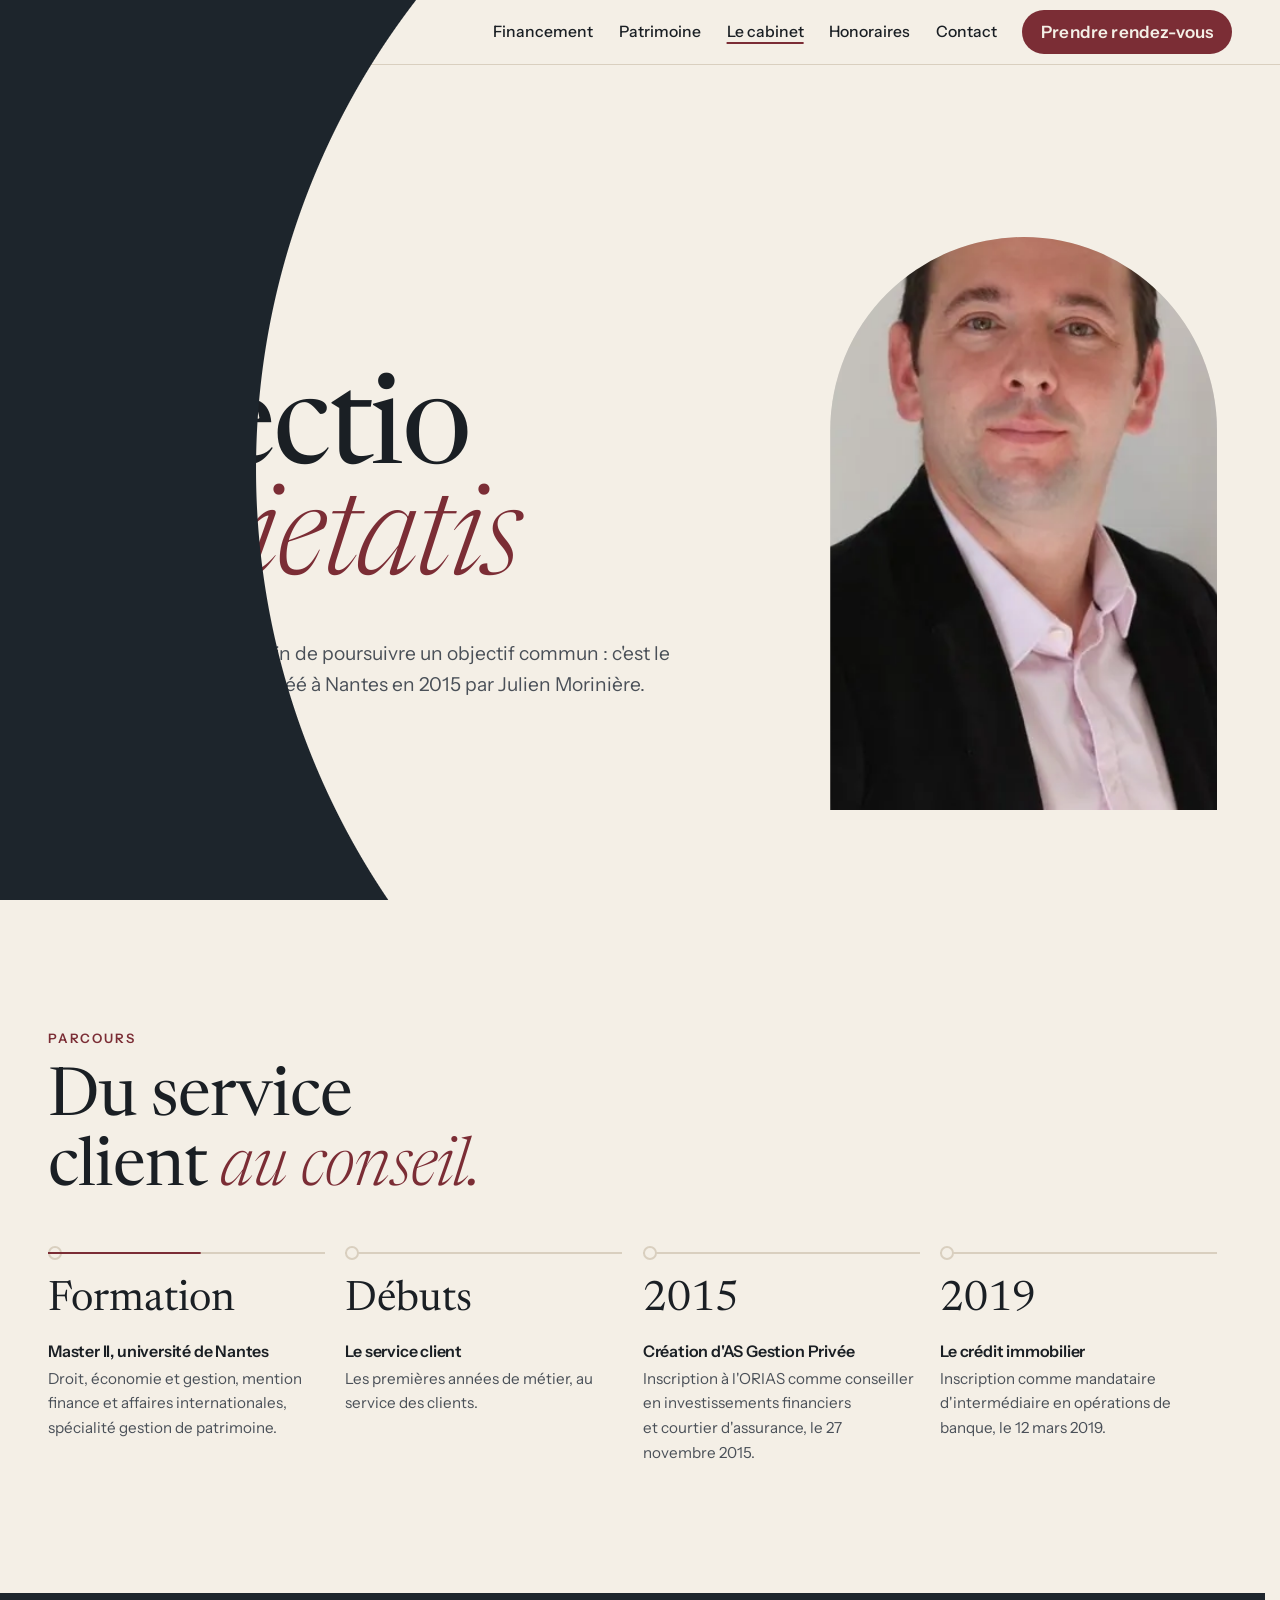
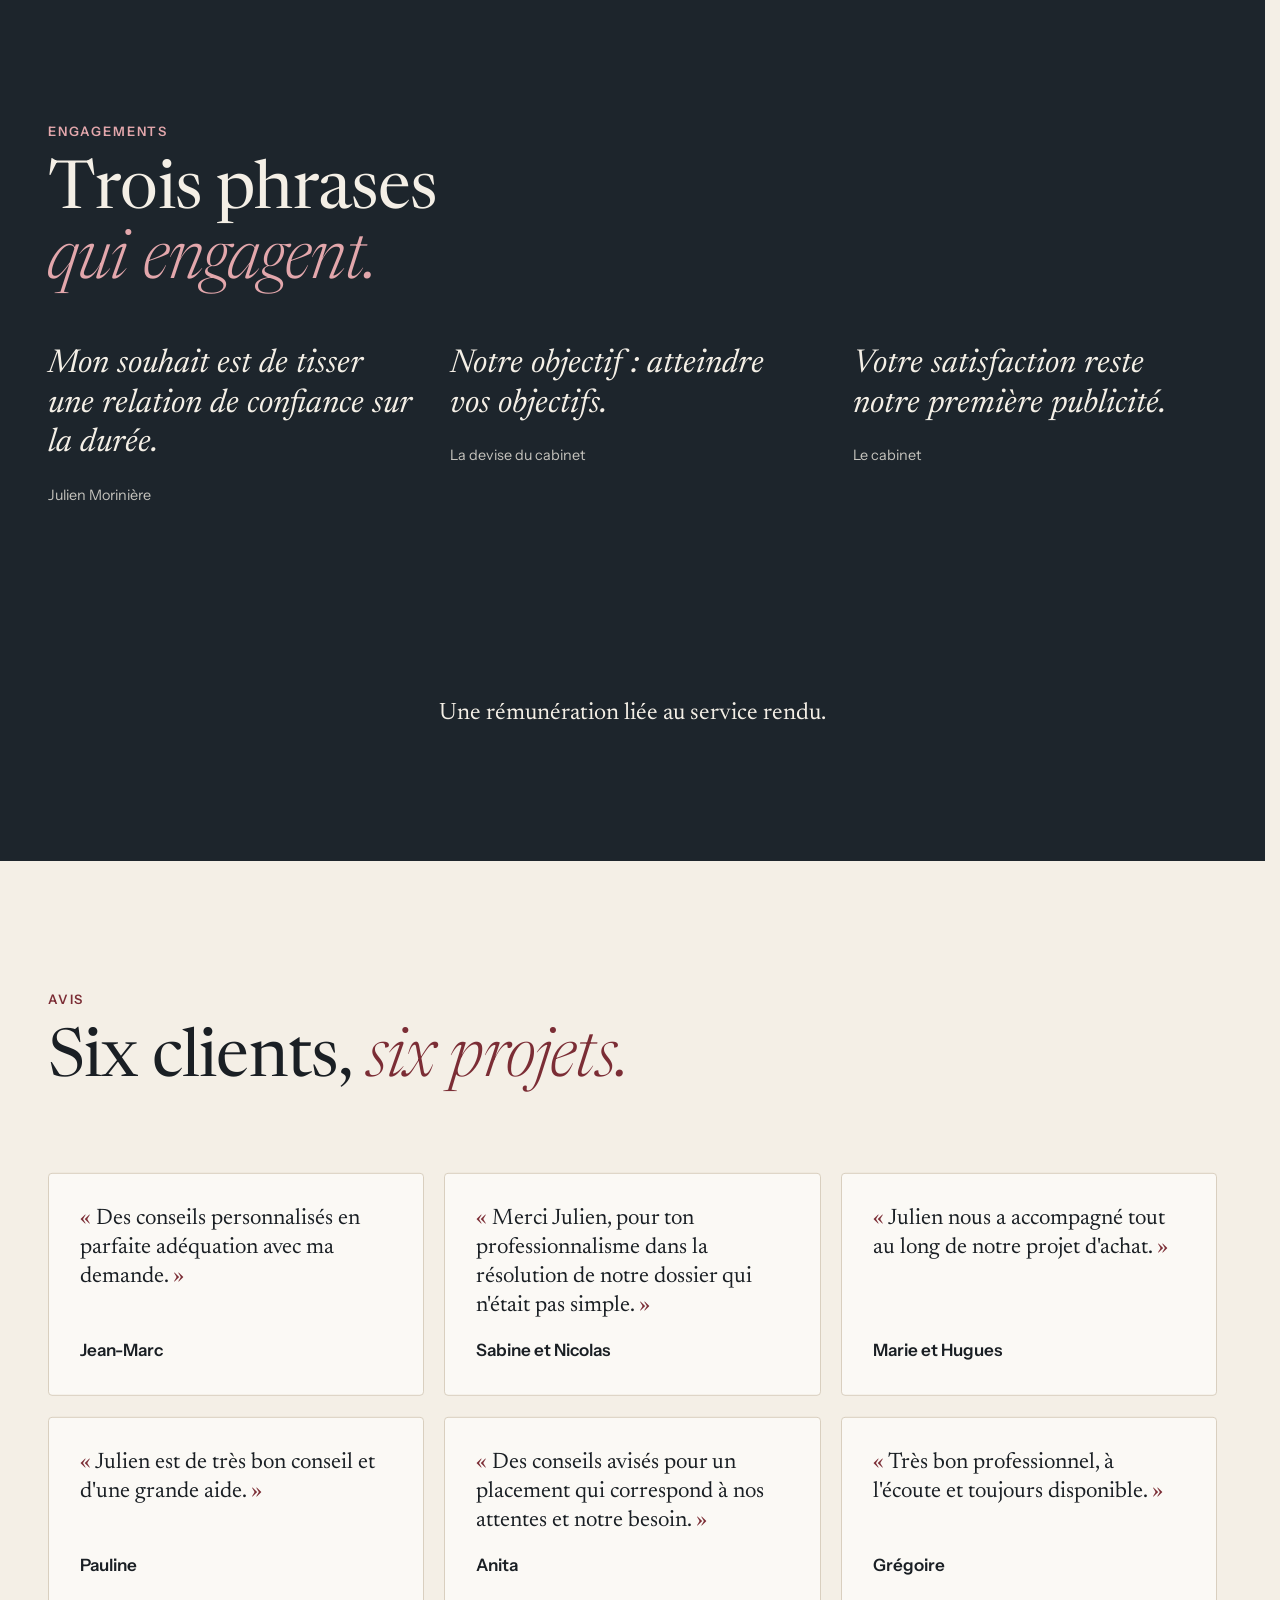
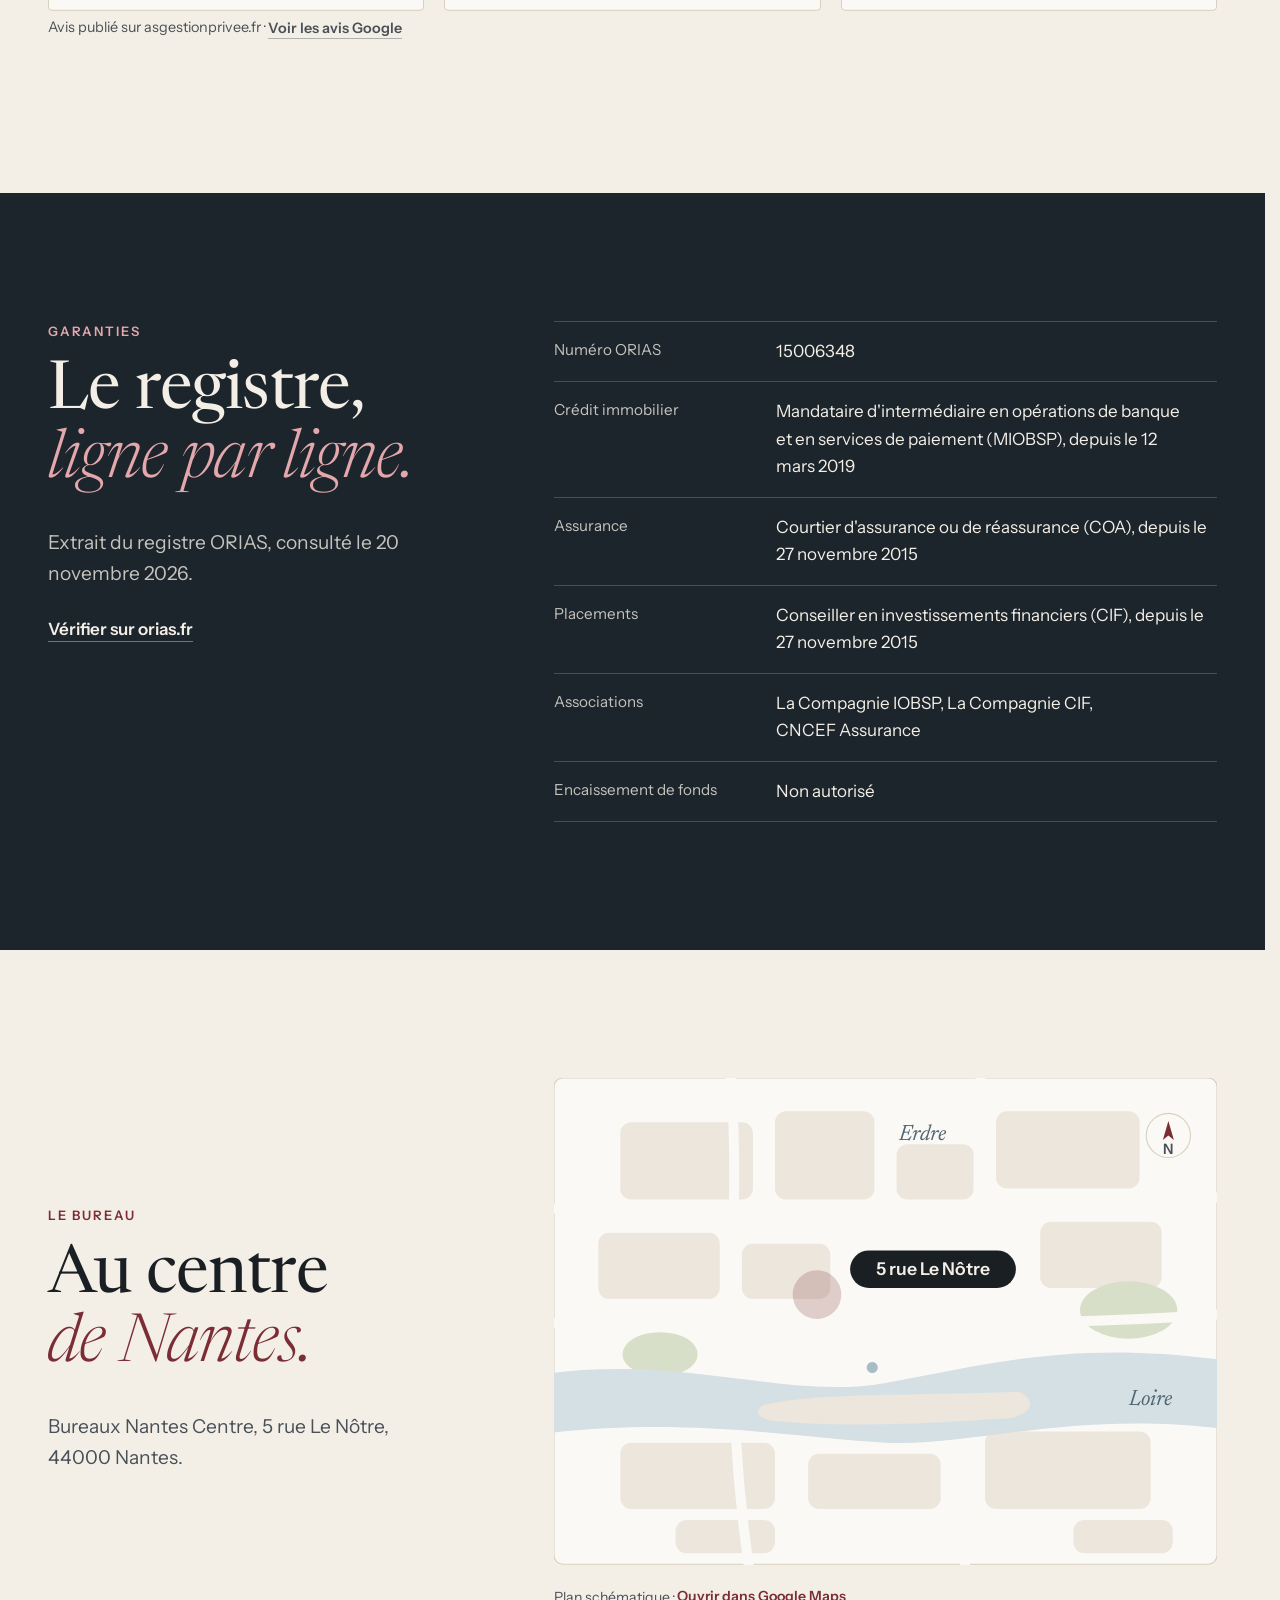
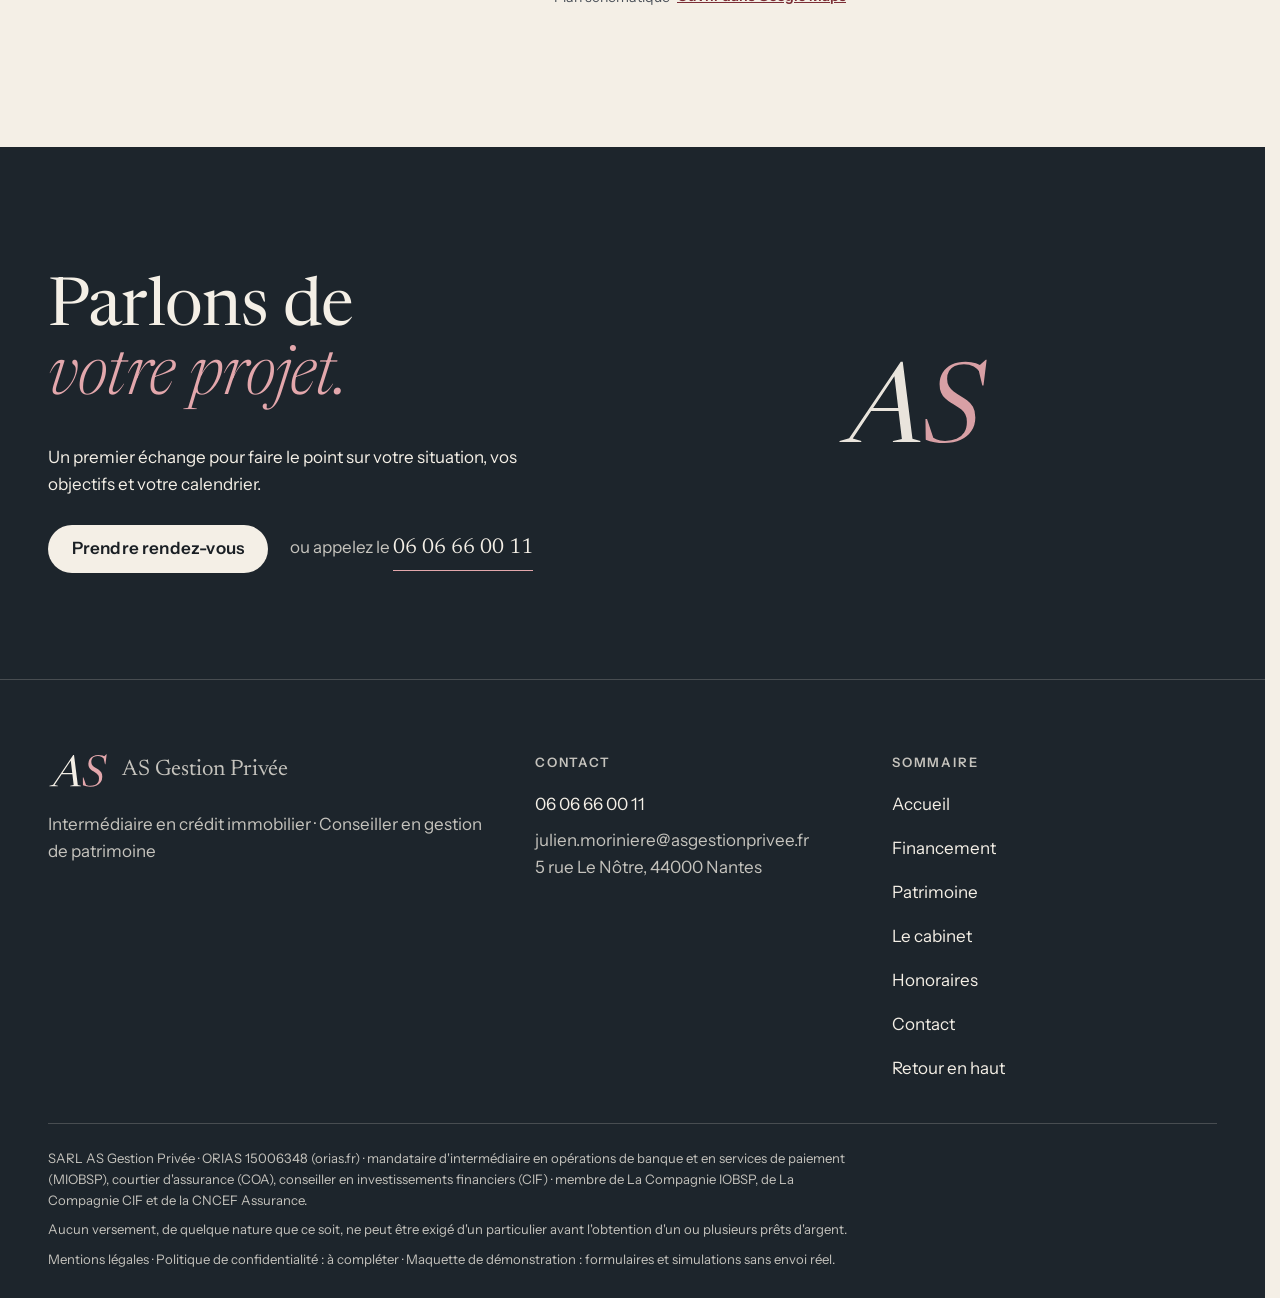
<file: cabinet.html>
<!doctype html>
<html lang="fr" data-v="2" data-curseur>
<head>
<meta charset="utf-8">
<meta name="viewport" content="width=device-width, initial-scale=1, viewport-fit=cover">
<title>Le cabinet · AS Gestion Privée, Nantes</title>
<meta name="description" content="Affectio societatis : la volonté de s&#39;associer pour un objectif commun. Le parcours de Julien Morinière, ses engagements et ses garanties.">
<meta name="robots" content="noindex, nofollow">
<link rel="canonical" href="https://as-gestion-privee-maquette.vercel.app/cabinet">
<style>:root{--fond:#F4EFE6;--texte:#1A1F24;--voile-fond:#1D252C;--ouverture-fond:#1D252C;--menu-fond:#1D252C}:root { --entete-h: 72px; --barres-h: 0px; } html { background: var(--fond); color: var(--texte); scrollbar-gutter: stable; } body { margin: 0; background: var(--fond); } html.js:not(.secours):not([data-arrivee="retour"]) [data-anime] { opacity: 0; } html.js:not(.secours):not([data-arrivee="retour"]) [data-anime].vu { opacity: 1; } [data-voile] { position: fixed; inset: 0; z-index: 900; background: var(--voile-fond); transform: translateY(100%); visibility: hidden; pointer-events: none; } html[data-arrivee="voile"]:not(.voile-leve):not(.secours) [data-voile] { transform: none; visibility: visible; } html.secours [data-voile] { visibility: hidden !important; } .ouverture-panneau { position: fixed; inset: 0; z-index: 850; display: none; place-content: center; justify-items: center; background: var(--ouverture-fond, var(--voile-fond)); color: var(--fond); text-align: center; } html.js[data-arrivee="intro"]:not(.secours):not(.intro-finie) .ouverture-panneau { display: grid; } html.defilement-bloque, html.defilement-bloque body, html.js[data-arrivee="intro"]:not(.secours):not(.intro-finie), html.js[data-arrivee="intro"]:not(.secours):not(.intro-finie) body, html[data-arrivee="voile"]:not(.voile-leve):not(.secours), html[data-arrivee="voile"]:not(.voile-leve):not(.secours) body { overflow: hidden; } html.js[data-arrivee="intro"]:not(.secours):not(.intro-finie) { background-color: var(--ouverture-fond, var(--voile-fond)); } html[data-arrivee="voile"]:not(.voile-leve):not(.secours) { background-color: var(--voile-fond); }</style>
<script>(function () {
var d = document.documentElement, ss = null, ls = null;
try { ss = window.sessionStorage; ls = window.localStorage; } catch (e) {}
d.classList.add('js');
var nav = performance.getEntriesByType ? performance.getEntriesByType('navigation')[0] : null;
var type = nav ? nav.type : 'navigate';
var depart = null;
try { depart = JSON.parse(ss.getItem('socle:depart') || 'null'); ss.removeItem('socle:depart'); } catch (e) {}
if (depart && !(Date.now() - depart.t < 15000)) depart = null;
var mode = type === 'back_forward' ? 'retour' : type === 'reload' ? 'intro' : depart ? 'voile' : 'intro';
d.setAttribute('data-arrivee', mode);
if (mode === 'voile' && depart.couleur) d.style.setProperty('--voile-fond', depart.couleur);
if (type === 'reload' && 'scrollRestoration' in history) {
history.scrollRestoration = 'manual';
}
try {
var choisie = ls && ls.getItem('socle:langue');
var langue = (d.lang || '').slice(0, 2);
if (choisie && choisie !== langue && type === 'navigate' && !depart) {
var alt = document.querySelector('link[rel="alternate"][hreflang="' + choisie + '"]');
if (alt) location.replace(new URL(alt.href).pathname + location.search + location.hash);
}
} catch (e) {}
setTimeout(function () { if (!d.classList.contains('demarre')) d.classList.add('secours'); }, 2000);
})();</script>
<link rel="preload" href="/assets/fonts/newsreader.woff2" as="font" type="font/woff2" crossorigin>
<link rel="preload" href="/assets/fonts/newsreader-italique.woff2" as="font" type="font/woff2" crossorigin>
<link rel="preload" href="/assets/fonts/instrument-sans.woff2" as="font" type="font/woff2" crossorigin>
<link rel="stylesheet" href="/assets/css/socle.css?v=2">
<link rel="stylesheet" href="/assets/css/modules.css?v=2">
<link rel="stylesheet" href="/assets/css/site.css?v=2">
<link rel="modulepreload" href="/assets/js/site.js?v=2">
<link rel="modulepreload" href="/assets/js/socle/index.js?v=2">
<script src="/assets/vendor/gsap.min.js" defer></script>
<script src="/assets/vendor/ScrollTrigger.min.js" defer></script>
<script src="/assets/vendor/SplitText.min.js" defer></script>
<script type="module" src="/assets/js/site.js?v=2"></script>
<meta name="theme-color" content="#F4EFE6">
<link rel="icon" href="/assets/images/favicon.svg" type="image/svg+xml">
<link rel="apple-touch-icon" href="/assets/images/apple-touch-icon.png">
<meta property="og:type" content="website">
<meta property="og:site_name" content="AS Gestion Privée">
<meta property="og:locale" content="fr_FR">
<meta property="og:title" content="Le cabinet · AS Gestion Privée, Nantes">
<meta property="og:description" content="Affectio societatis : la volonté de s&#39;associer pour un objectif commun. Le parcours de Julien Morinière, ses engagements et ses garanties.">
<meta property="og:url" content="https://as-gestion-privee-maquette.vercel.app/cabinet">
<meta property="og:image" content="https://as-gestion-privee-maquette.vercel.app/assets/partage/cabinet-fr.jpg">
<meta property="og:image:width" content="1200">
<meta property="og:image:height" content="630">
<meta property="og:image:alt" content="Le cabinet AS Gestion Privée et Julien Morinière">
<meta name="twitter:card" content="summary_large_image">
<script type="application/ld+json">{"@context":"https://schema.org","@type":"FinancialService","name":"AS Gestion Privée","legalName":"AS GESTION PRIVEE","url":"https://as-gestion-privee-maquette.vercel.app/","telephone":"+33606660011","email":"julien.moriniere@asgestionprivee.fr","foundingDate":"2015","founder":{"@type":"Person","name":"Julien Morinière"},"address":{"@type":"PostalAddress","streetAddress":"5 rue Le Nôtre","postalCode":"44000","addressLocality":"Nantes","addressCountry":"FR"},"identifier":[{"@type":"PropertyValue","propertyID":"ORIAS","value":"15006348"},{"@type":"PropertyValue","propertyID":"SIREN","value":"814246815"}],"description":"Intermédiaire en crédit immobilier et conseiller en gestion de patrimoine à Nantes : financement, placements, immobilier, assurances."}</script>
</head>
<body id="haut">
<div data-voile data-forme="rideau" aria-hidden="true"><div class="voile-contenu"><img src="/assets/images/logo-clair.svg" alt="" width="56" height="56"><span data-voile-libelle>Le cabinet</span></div></div>
<div class="ouverture-panneau" data-ouverture aria-hidden="true">
  <div class="intro-mono" data-ouverture-objet><svg viewBox="-224 -74 2773 1624" aria-hidden="true"><path class="intro-a" d="M380 913 399 857H1070L1052 913ZM1153 1412 1298 1450 1292 1470H798L804 1450L962 1414L824 250H848L78 1407L234 1450L228 1470H-164L-158 1450L13 1404L942 20H978Z"/><path class="intro-s" d="M2375 221Q2332 153 2256.5 109.5Q2181 66 2080 66Q1982 66 1914.5 98.0Q1847 130 1812.0 189.5Q1777 249 1777 331Q1777 412 1809.5 466.0Q1842 520 1895.0 558.5Q1948 597 2010 634Q2072 671 2135.5 717.0Q2199 763 2242.0 835.5Q2285 908 2285 1026Q2285 1162 2216.5 1267.0Q2148 1372 2023.0 1431.0Q1898 1490 1728 1490Q1635 1490 1548.0 1474.5Q1461 1459 1392 1428L1387 1057H1415L1546 1448L1449 1344Q1515 1393 1579.5 1421.5Q1644 1450 1740 1450Q1859 1450 1947.5 1413.0Q2036 1376 2084.5 1299.5Q2133 1223 2133 1105Q2133 1027 2105.5 974.0Q2078 921 2034.0 884.0Q1990 847 1940.0 819.0Q1890 791 1846 763Q1787 725 1740.5 681.5Q1694 638 1667.5 576.5Q1641 515 1641 425Q1641 306 1698.5 215.0Q1756 124 1861.5 72.0Q1967 20 2109 20Q2214 20 2295.5 47.5Q2377 75 2457 128L2351 96L2473 -14H2489L2432 449H2411L2333 127Z"/></svg></div>
  <span class="ouverture-trait"></span>
  <p class="ouverture-ligne">Affectio societatis</p>
</div>
<a class="evitement" href="#contenu">Aller au contenu</a>
<header data-entete>
  <div class="entete-rangee">
    <a class="entete-logo" href="/" data-libelle="Accueil">
      <img src="/assets/images/logo.svg" alt="" width="51" height="30"><span>AS Gestion Privée</span>
    </a>
    <nav data-nav aria-label="Navigation principale">
      <ul><li><a href="/financement" data-libelle="Financement">Financement</a></li><li><a href="/patrimoine" data-libelle="Patrimoine">Patrimoine</a></li><li><a href="/cabinet" data-libelle="Le cabinet" aria-current="page">Le cabinet</a></li><li><a href="/honoraires" data-libelle="Honoraires">Honoraires</a></li><li><a href="/contact" data-libelle="Contact">Contact</a></li></ul>
    </nav>
    <div class="entete-actions">
      <a class="bouton" href="/contact#rendez-vous" data-libelle="Contact">Prendre rendez-vous</a>
      <button type="button" data-menu-bouton aria-controls="menu" aria-expanded="false" data-libelle-ouvrir="Menu" data-libelle-fermer="Fermer"><span data-libelle-bouton>Menu</span></button>
      <a class="menu-sansjs" href="#menu" data-menu-lien>Menu</a>
    </div>
  </div>
</header>
<script>/* Avant le premier affichage : rangées de la navigation (même règle que ajusterNav dans assets/js/socle/entete.js)
   et hauteur réelle de l'en-tête, pour que rien ne saute quand le JavaScript du site prend la main. */
(function () {
  var h = document.documentElement, u = document.querySelector('[data-nav] ul'), e = document.querySelector('[data-entete]');
  if (u) {
    var deborde = function () { return u.scrollWidth > u.clientWidth + 1; }, c = deborde();
    if (c && window.matchMedia('(min-width: 900px)').matches) {
      h.classList.add('nav-deux-rangees'); c = deborde();
      if (c) { h.classList.add('nav-deux-lignes'); var a = u.querySelector('a'); c = !a || u.getBoundingClientRect().height > a.getBoundingClientRect().height * 2.5; }
      if (c) h.classList.remove('nav-deux-rangees', 'nav-deux-lignes');
    }
    if (c) h.classList.add('nav-compacte');
  }
  if (e) h.style.setProperty('--entete-h', Math.round(e.getBoundingClientRect().height) + 'px');
})();</script>
<span id="menu-ferme" aria-hidden="true"></span>
<div id="menu" data-menu role="dialog" aria-modal="true" aria-label="Menu">
  <p class="menu-sansjs-fermer"><a href="#menu-ferme">Fermer</a></p>
  <ul><li style="--i:0"><a href="/" class="menu-lien" data-libelle="Accueil">Accueil</a></li><li style="--i:1"><a href="/financement" class="menu-lien" data-libelle="Financement">Financement</a></li><li style="--i:2"><a href="/patrimoine" class="menu-lien" data-libelle="Patrimoine">Patrimoine</a></li><li style="--i:3"><a href="/cabinet" class="menu-lien" data-libelle="Le cabinet" aria-current="page">Le cabinet</a></li><li style="--i:4"><a href="/honoraires" class="menu-lien" data-libelle="Honoraires">Honoraires</a></li><li style="--i:5"><a href="/contact" class="menu-lien" data-libelle="Contact">Contact</a></li></ul>
  <p><a class="bouton" href="tel:+33606660011">Appeler 06 06 66 00 11</a></p>
</div>
<main id="contenu" tabindex="-1">
<section class="ouv ouv-devise conteneur" id="debut">
  <div class="ouv-devise-texte">
    <p class="surtitre ouv-suite" data-anime="gsap">Le cabinet</p>
    <h1 class="devise-titre" lang="la" data-anime="gsap"><span class="ligne-masque"><span class="ouv-ligne">Affectio</span></span><span class="ligne-masque"><span class="ouv-ligne"><em>societatis</em></span></span></h1>
    <p class="ouv-texte ouv-suite" data-anime="gsap">La volonté de s&#39;associer afin de poursuivre un objectif commun : c&#39;est le sens du nom du cabinet, créé à Nantes en 2015 par Julien Morinière.</p>
    <p class="ouv-actions ouv-suite" data-anime="gsap"><a href="/contact#rendez-vous" class="bouton" data-libelle="Contact" data-action-principale data-survol="magnetique">Prendre rendez-vous</a></p>
    <p class="ouv-info ouv-suite" data-info-cle data-anime="gsap">Nantes · depuis 2015</p>
  </div>
  <div class="ouv-arche" data-effet="devise" data-iris-centre>
    <figure class="media arche-media" style="--cadrage:50% 30%">
  <picture>
    <img src="/assets/images/julien-couleur-560.webp" srcset="/assets/images/julien-couleur-480.webp 480w, /assets/images/julien-couleur-560.webp 560w" sizes="(max-width: 760px) 80vw, 34vw" alt="Julien Morinière, fondateur d&#39;AS Gestion Privée" width="560" height="700" fetchpriority="high" loading="eager" decoding="async">
  </picture>
</figure>
  </div>
</section>
<section class="parcours conteneur" id="parcours">
  <div class="tete-section tete-section--large">
  <p class="surtitre">Parcours</p>
  <h2 class="titre-section" data-anime="lignes">Du service client <em>au conseil.</em></h2>
</div>
  <div class="parcours-cadre" data-effet="parcours">
  <span class="parcours-fil" aria-hidden="true"></span>
  <ol class="parcours-liste">
    <li class="parcours-item"><span class="parcours-point" aria-hidden="true"></span><p class="parcours-date">Formation</p><div><h3>Master II, université de Nantes</h3><p>Droit, économie et gestion, mention finance et affaires internationales, spécialité gestion de patrimoine.</p></div></li><li class="parcours-item"><span class="parcours-point" aria-hidden="true"></span><p class="parcours-date">Débuts</p><div><h3>Le service client</h3><p>Les premières années de métier, au service des clients.</p></div></li><li class="parcours-item"><span class="parcours-point" aria-hidden="true"></span><p class="parcours-date">2015</p><div><h3>Création d&#39;AS Gestion Privée</h3><p>Inscription à l&#39;ORIAS comme conseiller en investissements financiers et courtier d&#39;assurance, le 27 novembre 2015.</p></div></li><li class="parcours-item"><span class="parcours-point" aria-hidden="true"></span><p class="parcours-date">2019</p><div><h3>Le crédit immobilier</h3><p>Inscription comme mandataire d&#39;intermédiaire en opérations de banque, le 12 mars 2019.</p></div></li>
  </ol>
  </div>
</section>
<section class="engagements theme-sombre" id="engagements">
  <div class="conteneur">
    <div class="tete-section tete-section--large">
  <p class="surtitre">Engagements</p>
  <h2 class="titre-section" data-anime="lignes">Trois phrases <em>qui engagent.</em></h2>
</div>
    <ul class="engagements-liste" data-anime="cascade">
      <li><blockquote><p>Mon souhait est de tisser une relation de confiance sur la durée.</p></blockquote><p class="engagement-auteur">Julien Morinière</p></li><li><blockquote><p>Notre objectif : atteindre vos objectifs.</p></blockquote><p class="engagement-auteur">La devise du cabinet</p></li><li><blockquote><p>Votre satisfaction reste notre première publicité.</p></blockquote><p class="engagement-auteur">Le cabinet</p></li>
    </ul>
    <svg class="deux-traits deux-traits--engagements" viewBox="0 0 1200 220" preserveAspectRatio="xMidYMid meet" aria-hidden="true" data-effet="deux-traits" data-visuel>
  <path class="dt-a" d="M0 40 C 260 40, 420 196, 600 110" pathLength="1"/>
  <path class="dt-b" d="M1200 190 C 940 190, 780 24, 600 110" pathLength="1"/>
  <circle class="dt-point" cx="600" cy="110" r="11"/>
  <circle class="dt-halo" cx="600" cy="110" r="26"/>
</svg>
    <p class="engagements-note" data-anime>Une rémunération liée au service rendu.</p>
  </div>
</section>
<section class="avis-grille-section conteneur" id="avis">
  <div class="tete-section tete-section--large">
  <p class="surtitre">Avis</p>
  <h2 class="titre-section" data-anime="lignes">Six clients, <em>six projets.</em></h2>
</div>
  <ul class="avis-mur" data-anime="cascade">
    <li class="avis-carte" data-fx="vitesse" data-fx-force="1.5"><blockquote><p>Des conseils personnalisés en parfaite adéquation avec ma demande.</p></blockquote><p class="avis-nom">Jean-Marc</p></li><li class="avis-carte" data-fx="vitesse" data-fx-force="1.5"><blockquote><p>Merci Julien, pour ton professionnalisme dans la résolution de notre dossier qui n&#39;était pas simple.</p></blockquote><p class="avis-nom">Sabine et Nicolas</p></li><li class="avis-carte" data-fx="vitesse" data-fx-force="1.5"><blockquote><p>Julien nous a accompagné tout au long de notre projet d&#39;achat.</p></blockquote><p class="avis-nom">Marie et Hugues</p></li><li class="avis-carte" data-fx="vitesse" data-fx-force="1.5"><blockquote><p>Julien est de très bon conseil et d&#39;une grande aide.</p></blockquote><p class="avis-nom">Pauline</p></li><li class="avis-carte" data-fx="vitesse" data-fx-force="1.5"><blockquote><p>Des conseils avisés pour un placement qui correspond à nos attentes et notre besoin.</p></blockquote><p class="avis-nom">Anita</p></li><li class="avis-carte" data-fx="vitesse" data-fx-force="1.5"><blockquote><p>Très bon professionnel, à l&#39;écoute et toujours disponible.</p></blockquote><p class="avis-nom">Grégoire</p></li>
  </ul>
  <p class="avis-source" data-anime>Avis publié sur asgestionprivee.fr · <a class="lien-fleche" href="https://www.google.com/search?q=as+gestion+priv%C3%A9e+nantes" target="_blank" rel="noopener">Voir les avis Google</a></p>
</section>
<section class="registre theme-sombre" id="garanties">
  <div class="conteneur registre-grille">
    <div class="tete-section ">
  <p class="surtitre">Garanties</p>
  <h2 class="titre-section" data-anime="lignes">Le registre, <em>ligne par ligne.</em></h2>
  <p class="tete-texte" data-anime>Extrait du registre ORIAS, consulté le 20 novembre 2026.</p>
  <p data-anime><a class="lien-fleche" href="https://www.orias.fr/" target="_blank" rel="noopener">Vérifier sur orias.fr</a></p>
</div>
    <dl class="registre-liste" data-anime="cascade">
      <div><dt>Numéro ORIAS</dt><dd>15006348</dd></div><div><dt>Crédit immobilier</dt><dd>Mandataire d&#39;intermédiaire en opérations de banque et en services de paiement (MIOBSP), depuis le 12 mars 2019</dd></div><div><dt>Assurance</dt><dd>Courtier d&#39;assurance ou de réassurance (COA), depuis le 27 novembre 2015</dd></div><div><dt>Placements</dt><dd>Conseiller en investissements financiers (CIF), depuis le 27 novembre 2015</dd></div><div><dt>Associations</dt><dd>La Compagnie IOBSP, La Compagnie CIF, CNCEF Assurance</dd></div><div><dt>Encaissement de fonds</dt><dd>Non autorisé</dd></div>
    </dl>
  </div>
</section>
<section class="bureau conteneur" id="bureau">
  <div><div class="tete-section ">
  <p class="surtitre">Le bureau</p>
  <h2 class="titre-section" data-anime="lignes">Au centre <em>de Nantes.</em></h2>
  <p class="tete-texte" data-anime>Bureaux Nantes Centre, 5 rue Le Nôtre, 44000 Nantes.</p>
</div></div>
  <figure class="carte-nantes" data-effet="carte" data-boucle-css data-visuel>
  <svg viewBox="0 0 600 440" role="img" aria-label="Plan schématique">
    <rect class="carte-fond" width="600" height="440" rx="8"/>
    <g class="carte-ilots"><rect x="60" y="40" width="120" height="70" rx="10"/><rect x="200" y="30" width="90" height="80" rx="10"/><rect x="310" y="60" width="70" height="50" rx="10"/><rect x="400" y="30" width="130" height="70" rx="10"/><rect x="40" y="140" width="110" height="60" rx="10"/><rect x="170" y="150" width="80" height="50" rx="10"/><rect x="440" y="130" width="110" height="60" rx="10"/><rect x="60" y="330" width="140" height="60" rx="10"/><rect x="230" y="340" width="120" height="50" rx="10"/><rect x="390" y="320" width="150" height="70" rx="10"/><rect x="110" y="400" width="90" height="30" rx="10"/><rect x="470" y="400" width="90" height="30" rx="10"/></g>
    <g class="carte-jardins"><ellipse cx="520" cy="210" rx="44" ry="26"/><ellipse cx="96" cy="250" rx="34" ry="20"/></g>
    <g class="carte-rues"><path d="M0 118 C 150 112, 300 128, 600 108"/><path d="M0 222 C 180 214, 380 230, 600 214"/><path d="M160 0 C 170 120, 150 260, 176 440"/><path d="M386 0 C 380 140, 392 300, 372 440"/></g>
    <path class="carte-rive" d="M-10 268 C 120 250, 210 292, 300 276 S 470 236, 610 256 L 610 318 C 470 300, 380 334, 300 330 S 120 306, -10 322 Z"/>
    <path class="carte-ile" d="M190 296 C 240 284, 330 288, 420 284 C 440 292, 430 306, 410 308 C 330 314, 250 316, 196 310 C 182 306, 182 300, 190 296 Z"/>
    <path class="carte-eau carte-loire" d="M-10 272 C 120 254, 210 296, 300 280 S 470 240, 610 260" pathLength="1"/>
    <path class="carte-eau carte-erdre" d="M300 -10 C 290 50, 318 110, 300 160 S 272 230, 288 262" pathLength="1"/>
    <text class="carte-nom" x="520" y="296">Loire</text>
    <text class="carte-nom" x="312" y="56">Erdre</text>
    <g class="carte-nord" transform="translate(556 52)"><circle r="20"/><path d="M0 -13 L5 4 L0 0 L-5 4 Z"/><text y="17" x="0">N</text></g>
    <g transform="translate(238 196)"><circle class="carte-halo" r="22"/><g class="carte-pin"><path d="M0 -38 C -16 -38 -24 -26 -24 -16 C -24 0 0 18 0 18 C 0 18 24 0 24 -16 C 24 -26 16 -38 0 -38 Z"/><circle cx="0" cy="-16" r="8"/></g></g>
    <g class="carte-etiquette" transform="translate(268 156)"><rect width="150" height="34" rx="17"/><text x="75" y="22">5 rue Le Nôtre</text></g>
  </svg>
  <figcaption>Plan schématique · <a class="lien-carte" href="https://www.google.com/maps/search/?api=1&amp;query=5%20rue%20Le%20N%C3%B4tre%2044000%20Nantes" target="_blank" rel="noopener">Ouvrir dans Google Maps</a></figcaption>
</figure>
</section>
<section class="appel theme-sombre" id="appel">
  <div class="conteneur appel-grille">
    <div class="appel-texte">
      <h2 class="titre-section" data-anime="lignes">Parlons de <em>votre projet.</em></h2>
      <p data-anime>Un premier échange pour faire le point sur votre situation, vos objectifs et votre calendrier.</p>
      <p class="appel-actions" data-anime>
        <a href="/contact#rendez-vous" class="bouton bouton--clair" data-libelle="Contact" data-survol="magnetique">Prendre rendez-vous</a>
        <span class="appel-ou">ou appelez le <a href="tel:+33606660011">06 06 66 00 11</a></span>
      </p>
    </div>
    <div class="appel-visuel" data-visuel><svg class="deux-traits deux-traits--appel" viewBox="0 0 1200 220" preserveAspectRatio="xMidYMid meet" aria-hidden="true" data-effet="deux-traits" data-visuel>
  <path class="dt-a" d="M0 40 C 260 40, 420 196, 600 110" pathLength="1"/>
  <path class="dt-b" d="M1200 190 C 940 190, 780 24, 600 110" pathLength="1"/>
  <circle class="dt-point" cx="600" cy="110" r="11"/>
  <circle class="dt-halo" cx="600" cy="110" r="26"/>
</svg><img class="appel-mono" src="/assets/images/logo-clair.svg" alt="" width="170" height="100"></div>
  </div>
</section>
</main>
<footer class="pied" id="pied">
  <div class="conteneur pied-grille">
    <div class="pied-marque">
      <p class="pied-logo"><img src="/assets/images/logo-clair.svg" alt="" width="68" height="40"><strong>AS Gestion Privée</strong></p>
      <p>Intermédiaire en crédit immobilier · Conseiller en gestion de patrimoine</p>
    </div>
    <div>
      <p class="pied-titre">Contact</p>
      <p><a href="tel:+33606660011">06 06 66 00 11</a><br><span class="selectionnable">julien.moriniere@asgestionprivee.fr</span><br>5 rue Le Nôtre, 44000 Nantes</p>
    </div>
    <nav aria-label="Sommaire">
      <p class="pied-titre">Sommaire</p>
      <ul><li><a href="/" data-libelle="Accueil">Accueil</a></li><li><a href="/financement" data-libelle="Financement">Financement</a></li><li><a href="/patrimoine" data-libelle="Patrimoine">Patrimoine</a></li><li><a href="/cabinet" data-libelle="Le cabinet" aria-current="page">Le cabinet</a></li><li><a href="/honoraires" data-libelle="Honoraires">Honoraires</a></li><li><a href="/contact" data-libelle="Contact">Contact</a></li><li><a href="#haut" data-sans-transition>Retour en haut</a></li></ul>
    </nav>
  </div>
  <div class="conteneur pied-bas">
    <p>SARL AS Gestion Privée · ORIAS 15006348 (orias.fr) · mandataire d&#39;intermédiaire en opérations de banque et en services de paiement (MIOBSP), courtier d&#39;assurance (COA), conseiller en investissements financiers (CIF) · membre de La Compagnie IOBSP, de La Compagnie CIF et de la CNCEF Assurance.</p>
    <p>Aucun versement, de quelque nature que ce soit, ne peut être exigé d&#39;un particulier avant l&#39;obtention d&#39;un ou plusieurs prêts d&#39;argent.</p>
    <p>Mentions légales · Politique de confidentialité : à compléter · Maquette de démonstration : formulaires et simulations sans envoi réel.</p>
  </div>
</footer>
<div data-barre-fixe>
  <a class="bouton bouton--contour" href="tel:+33606660011">Appeler</a>
  <a class="bouton" href="/contact#rendez-vous" data-libelle="Contact">Prendre rendez-vous</a>
</div>
</body>
</html>
</file>
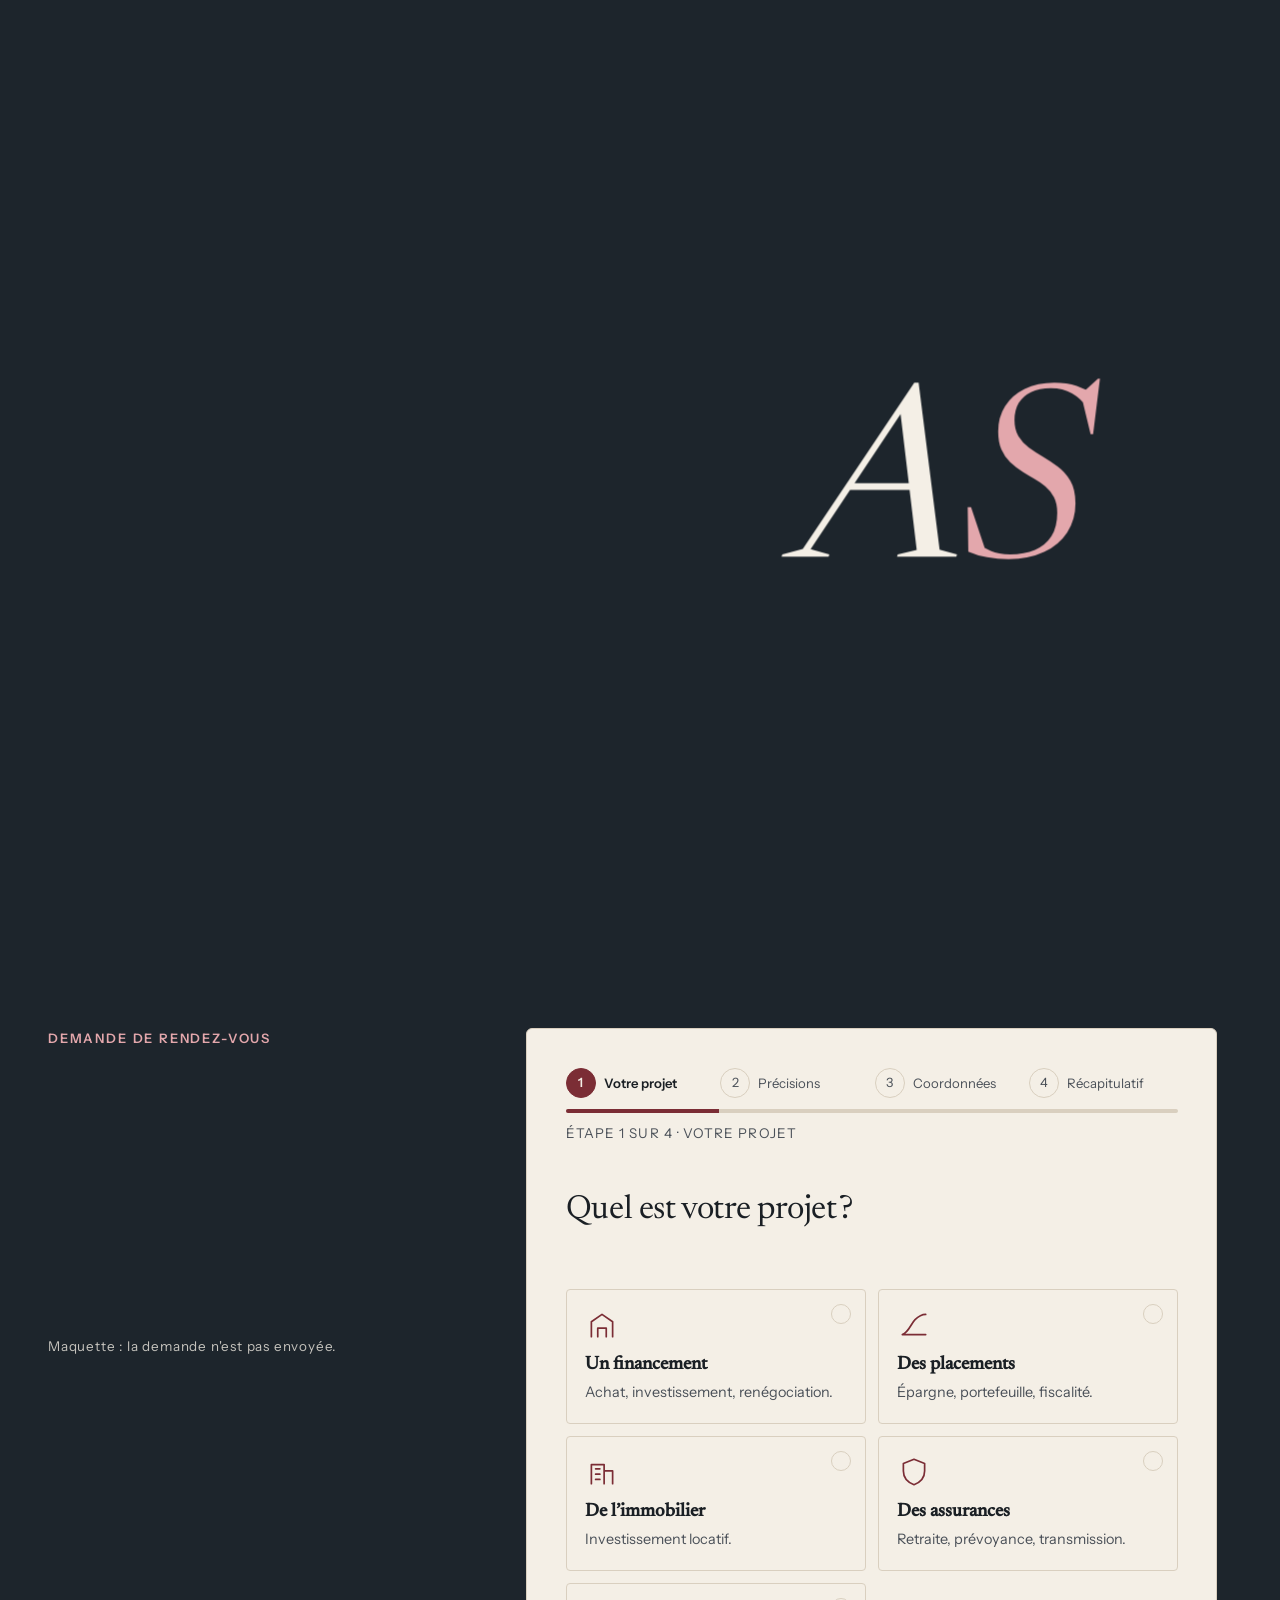
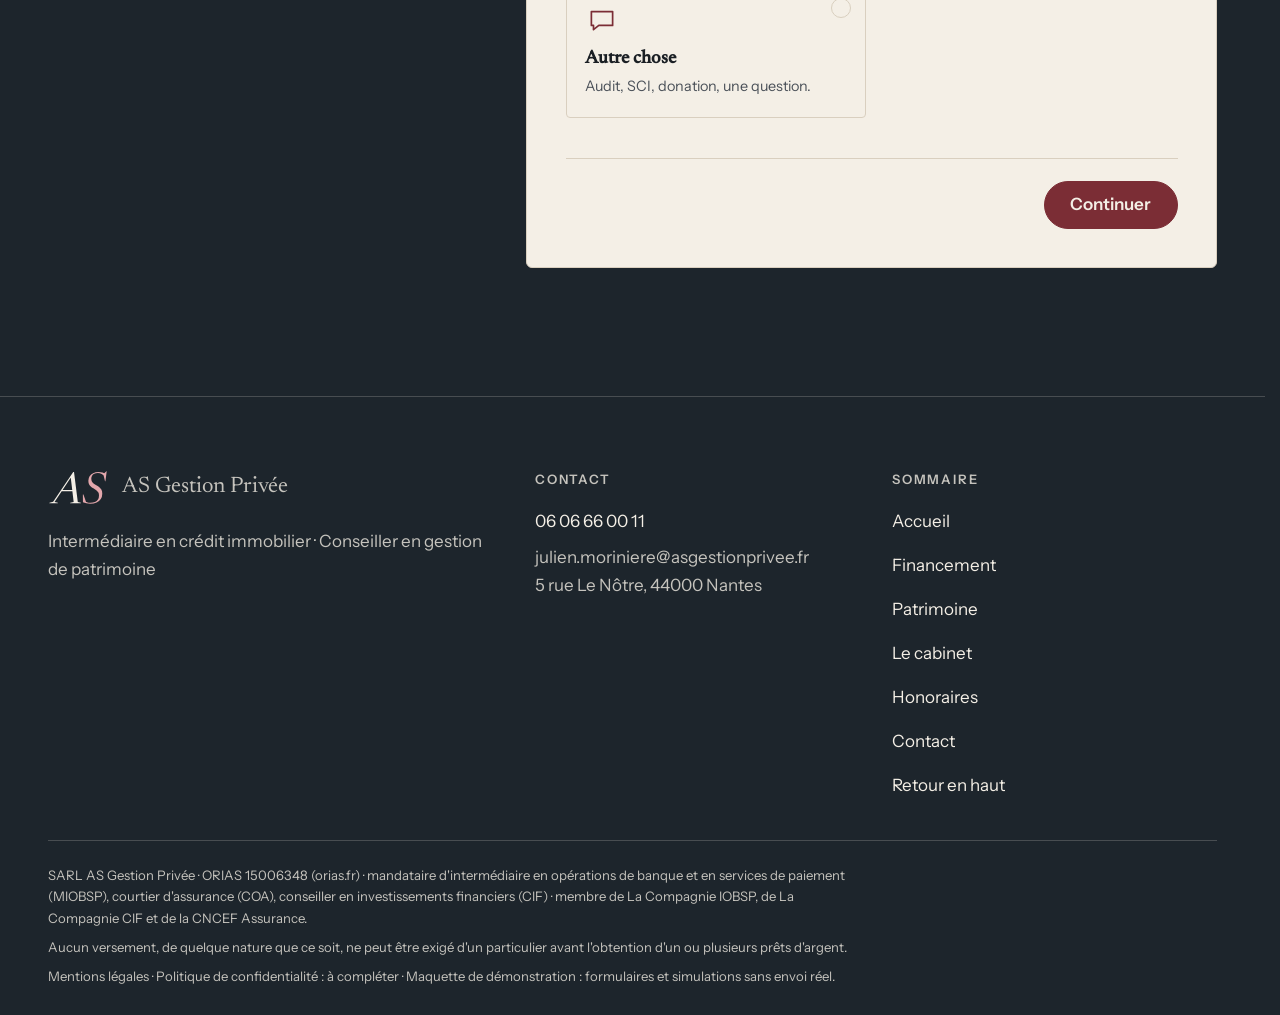
<file: contact.html>
<!doctype html>
<html lang="fr" data-v="2" data-curseur>
<head>
<meta charset="utf-8">
<meta name="viewport" content="width=device-width, initial-scale=1, viewport-fit=cover">
<title>Contact · AS Gestion Privée, Nantes</title>
<meta name="description" content="Prendre rendez-vous avec Julien Morinière : 06 06 66 00 11, 5 rue Le Nôtre à Nantes.">
<meta name="robots" content="noindex, nofollow">
<link rel="canonical" href="https://as-gestion-privee-maquette.vercel.app/contact">
<style>:root{--fond:#F4EFE6;--texte:#1A1F24;--voile-fond:#1D252C;--ouverture-fond:#1D252C;--menu-fond:#1D252C}:root { --entete-h: 72px; --barres-h: 0px; } html { background: var(--fond); color: var(--texte); scrollbar-gutter: stable; } body { margin: 0; background: var(--fond); } html.js:not(.secours):not([data-arrivee="retour"]) [data-anime] { opacity: 0; } html.js:not(.secours):not([data-arrivee="retour"]) [data-anime].vu { opacity: 1; } [data-voile] { position: fixed; inset: 0; z-index: 900; background: var(--voile-fond); transform: translateY(100%); visibility: hidden; pointer-events: none; } html[data-arrivee="voile"]:not(.voile-leve):not(.secours) [data-voile] { transform: none; visibility: visible; } html.secours [data-voile] { visibility: hidden !important; } .ouverture-panneau { position: fixed; inset: 0; z-index: 850; display: none; place-content: center; justify-items: center; background: var(--ouverture-fond, var(--voile-fond)); color: var(--fond); text-align: center; } html.js[data-arrivee="intro"]:not(.secours):not(.intro-finie) .ouverture-panneau { display: grid; } html.defilement-bloque, html.defilement-bloque body, html.js[data-arrivee="intro"]:not(.secours):not(.intro-finie), html.js[data-arrivee="intro"]:not(.secours):not(.intro-finie) body, html[data-arrivee="voile"]:not(.voile-leve):not(.secours), html[data-arrivee="voile"]:not(.voile-leve):not(.secours) body { overflow: hidden; } html.js[data-arrivee="intro"]:not(.secours):not(.intro-finie) { background-color: var(--ouverture-fond, var(--voile-fond)); } html[data-arrivee="voile"]:not(.voile-leve):not(.secours) { background-color: var(--voile-fond); }</style>
<script>(function () {
var d = document.documentElement, ss = null, ls = null;
try { ss = window.sessionStorage; ls = window.localStorage; } catch (e) {}
d.classList.add('js');
var nav = performance.getEntriesByType ? performance.getEntriesByType('navigation')[0] : null;
var type = nav ? nav.type : 'navigate';
var depart = null;
try { depart = JSON.parse(ss.getItem('socle:depart') || 'null'); ss.removeItem('socle:depart'); } catch (e) {}
if (depart && !(Date.now() - depart.t < 15000)) depart = null;
var mode = type === 'back_forward' ? 'retour' : type === 'reload' ? 'intro' : depart ? 'voile' : 'intro';
d.setAttribute('data-arrivee', mode);
if (mode === 'voile' && depart.couleur) d.style.setProperty('--voile-fond', depart.couleur);
if (type === 'reload' && 'scrollRestoration' in history) {
history.scrollRestoration = 'manual';
}
try {
var choisie = ls && ls.getItem('socle:langue');
var langue = (d.lang || '').slice(0, 2);
if (choisie && choisie !== langue && type === 'navigate' && !depart) {
var alt = document.querySelector('link[rel="alternate"][hreflang="' + choisie + '"]');
if (alt) location.replace(new URL(alt.href).pathname + location.search + location.hash);
}
} catch (e) {}
setTimeout(function () { if (!d.classList.contains('demarre')) d.classList.add('secours'); }, 2000);
})();</script>
<link rel="preload" href="/assets/fonts/newsreader.woff2" as="font" type="font/woff2" crossorigin>
<link rel="preload" href="/assets/fonts/newsreader-italique.woff2" as="font" type="font/woff2" crossorigin>
<link rel="preload" href="/assets/fonts/instrument-sans.woff2" as="font" type="font/woff2" crossorigin>
<link rel="stylesheet" href="/assets/css/socle.css?v=2">
<link rel="stylesheet" href="/assets/css/modules.css?v=2">
<link rel="stylesheet" href="/assets/css/site.css?v=2">
<link rel="modulepreload" href="/assets/js/site.js?v=2">
<link rel="modulepreload" href="/assets/js/socle/index.js?v=2">
<script src="/assets/vendor/gsap.min.js" defer></script>
<script src="/assets/vendor/ScrollTrigger.min.js" defer></script>
<script src="/assets/vendor/SplitText.min.js" defer></script>
<script type="module" src="/assets/js/site.js?v=2"></script>
<meta name="theme-color" content="#F4EFE6">
<link rel="icon" href="/assets/images/favicon.svg" type="image/svg+xml">
<link rel="apple-touch-icon" href="/assets/images/apple-touch-icon.png">
<meta property="og:type" content="website">
<meta property="og:site_name" content="AS Gestion Privée">
<meta property="og:locale" content="fr_FR">
<meta property="og:title" content="Contact · AS Gestion Privée, Nantes">
<meta property="og:description" content="Prendre rendez-vous avec Julien Morinière : 06 06 66 00 11, 5 rue Le Nôtre à Nantes.">
<meta property="og:url" content="https://as-gestion-privee-maquette.vercel.app/contact">
<meta property="og:image" content="https://as-gestion-privee-maquette.vercel.app/assets/partage/contact-fr.jpg">
<meta property="og:image:width" content="1200">
<meta property="og:image:height" content="630">
<meta property="og:image:alt" content="Prendre rendez-vous avec AS Gestion Privée">
<meta name="twitter:card" content="summary_large_image">
<script type="application/ld+json">{"@context":"https://schema.org","@type":"FinancialService","name":"AS Gestion Privée","legalName":"AS GESTION PRIVEE","url":"https://as-gestion-privee-maquette.vercel.app/","telephone":"+33606660011","email":"julien.moriniere@asgestionprivee.fr","foundingDate":"2015","founder":{"@type":"Person","name":"Julien Morinière"},"address":{"@type":"PostalAddress","streetAddress":"5 rue Le Nôtre","postalCode":"44000","addressLocality":"Nantes","addressCountry":"FR"},"identifier":[{"@type":"PropertyValue","propertyID":"ORIAS","value":"15006348"},{"@type":"PropertyValue","propertyID":"SIREN","value":"814246815"}],"description":"Intermédiaire en crédit immobilier et conseiller en gestion de patrimoine à Nantes : financement, placements, immobilier, assurances."}</script>
</head>
<body id="haut">
<div data-voile data-forme="rideau" aria-hidden="true"><div class="voile-contenu"><img src="/assets/images/logo-clair.svg" alt="" width="56" height="56"><span data-voile-libelle>Contact</span></div></div>
<div class="ouverture-panneau" data-ouverture aria-hidden="true">
  <div class="intro-mono" data-ouverture-objet><svg viewBox="-224 -74 2773 1624" aria-hidden="true"><path class="intro-a" d="M380 913 399 857H1070L1052 913ZM1153 1412 1298 1450 1292 1470H798L804 1450L962 1414L824 250H848L78 1407L234 1450L228 1470H-164L-158 1450L13 1404L942 20H978Z"/><path class="intro-s" d="M2375 221Q2332 153 2256.5 109.5Q2181 66 2080 66Q1982 66 1914.5 98.0Q1847 130 1812.0 189.5Q1777 249 1777 331Q1777 412 1809.5 466.0Q1842 520 1895.0 558.5Q1948 597 2010 634Q2072 671 2135.5 717.0Q2199 763 2242.0 835.5Q2285 908 2285 1026Q2285 1162 2216.5 1267.0Q2148 1372 2023.0 1431.0Q1898 1490 1728 1490Q1635 1490 1548.0 1474.5Q1461 1459 1392 1428L1387 1057H1415L1546 1448L1449 1344Q1515 1393 1579.5 1421.5Q1644 1450 1740 1450Q1859 1450 1947.5 1413.0Q2036 1376 2084.5 1299.5Q2133 1223 2133 1105Q2133 1027 2105.5 974.0Q2078 921 2034.0 884.0Q1990 847 1940.0 819.0Q1890 791 1846 763Q1787 725 1740.5 681.5Q1694 638 1667.5 576.5Q1641 515 1641 425Q1641 306 1698.5 215.0Q1756 124 1861.5 72.0Q1967 20 2109 20Q2214 20 2295.5 47.5Q2377 75 2457 128L2351 96L2473 -14H2489L2432 449H2411L2333 127Z"/></svg></div>
  <span class="ouverture-trait"></span>
  <p class="ouverture-ligne">Affectio societatis</p>
</div>
<a class="evitement" href="#contenu">Aller au contenu</a>
<header data-entete>
  <div class="entete-rangee">
    <a class="entete-logo" href="/" data-libelle="Accueil">
      <img src="/assets/images/logo.svg" alt="" width="51" height="30"><span>AS Gestion Privée</span>
    </a>
    <nav data-nav aria-label="Navigation principale">
      <ul><li><a href="/financement" data-libelle="Financement">Financement</a></li><li><a href="/patrimoine" data-libelle="Patrimoine">Patrimoine</a></li><li><a href="/cabinet" data-libelle="Le cabinet">Le cabinet</a></li><li><a href="/honoraires" data-libelle="Honoraires">Honoraires</a></li><li><a href="/contact" data-libelle="Contact" aria-current="page">Contact</a></li></ul>
    </nav>
    <div class="entete-actions">
      <a class="bouton" href="/contact#rendez-vous" data-libelle="Contact">Prendre rendez-vous</a>
      <button type="button" data-menu-bouton aria-controls="menu" aria-expanded="false" data-libelle-ouvrir="Menu" data-libelle-fermer="Fermer"><span data-libelle-bouton>Menu</span></button>
      <a class="menu-sansjs" href="#menu" data-menu-lien>Menu</a>
    </div>
  </div>
</header>
<script>/* Avant le premier affichage : rangées de la navigation (même règle que ajusterNav dans assets/js/socle/entete.js)
   et hauteur réelle de l'en-tête, pour que rien ne saute quand le JavaScript du site prend la main. */
(function () {
  var h = document.documentElement, u = document.querySelector('[data-nav] ul'), e = document.querySelector('[data-entete]');
  if (u) {
    var deborde = function () { return u.scrollWidth > u.clientWidth + 1; }, c = deborde();
    if (c && window.matchMedia('(min-width: 900px)').matches) {
      h.classList.add('nav-deux-rangees'); c = deborde();
      if (c) { h.classList.add('nav-deux-lignes'); var a = u.querySelector('a'); c = !a || u.getBoundingClientRect().height > a.getBoundingClientRect().height * 2.5; }
      if (c) h.classList.remove('nav-deux-rangees', 'nav-deux-lignes');
    }
    if (c) h.classList.add('nav-compacte');
  }
  if (e) h.style.setProperty('--entete-h', Math.round(e.getBoundingClientRect().height) + 'px');
})();</script>
<span id="menu-ferme" aria-hidden="true"></span>
<div id="menu" data-menu role="dialog" aria-modal="true" aria-label="Menu">
  <p class="menu-sansjs-fermer"><a href="#menu-ferme">Fermer</a></p>
  <ul><li style="--i:0"><a href="/" class="menu-lien" data-libelle="Accueil">Accueil</a></li><li style="--i:1"><a href="/financement" class="menu-lien" data-libelle="Financement">Financement</a></li><li style="--i:2"><a href="/patrimoine" class="menu-lien" data-libelle="Patrimoine">Patrimoine</a></li><li style="--i:3"><a href="/cabinet" class="menu-lien" data-libelle="Le cabinet">Le cabinet</a></li><li style="--i:4"><a href="/honoraires" class="menu-lien" data-libelle="Honoraires">Honoraires</a></li><li style="--i:5"><a href="/contact" class="menu-lien" data-libelle="Contact" aria-current="page">Contact</a></li></ul>
  <p><a class="bouton" href="tel:+33606660011">Appeler 06 06 66 00 11</a></p>
</div>
<main id="contenu" tabindex="-1">
<section class="ouv ouv-contact conteneur" id="debut">
  <div>
    <p class="surtitre ouv-suite" data-anime="gsap">Contact</p>
    <h1 data-anime="gsap"><span class="ligne-masque"><span class="ouv-ligne">Prenons</span></span><span class="ligne-masque"><span class="ouv-ligne"><em>rendez-vous.</em></span></span></h1>
    <p class="ouv-texte ouv-suite" data-anime="gsap">Un appel, un e-mail ou le formulaire ci-dessous : précisez votre projet, Julien Morinière revient vers vous pour fixer un rendez-vous.</p>
    <p class="ouv-actions ouv-suite" data-anime="gsap"><a class="bouton" href="#rendez-vous" data-action-principale data-sans-transition>Remplir la demande</a><a class="coord-tel" href="tel:+33606660011" data-info-cle>06 06 66 00 11</a></p>
    <dl class="coordonnees ouv-suite" data-anime="gsap">
      <div><dt>E-mail</dt><dd class="selectionnable">julien.moriniere@asgestionprivee.fr</dd></div>
      <div><dt>Bureau</dt><dd>5 rue Le Nôtre, 44000 Nantes</dd></div>
    </dl>
  </div>
  <figure class="carte-nantes" data-effet="carte" data-boucle-css data-visuel data-iris-centre>
  <svg viewBox="0 0 600 440" role="img" aria-label="Plan schématique de Nantes : la Loire, l&#39;Erdre et le bureau">
    <rect class="carte-fond" width="600" height="440" rx="8"/>
    <g class="carte-ilots"><rect x="60" y="40" width="120" height="70" rx="10"/><rect x="200" y="30" width="90" height="80" rx="10"/><rect x="310" y="60" width="70" height="50" rx="10"/><rect x="400" y="30" width="130" height="70" rx="10"/><rect x="40" y="140" width="110" height="60" rx="10"/><rect x="170" y="150" width="80" height="50" rx="10"/><rect x="440" y="130" width="110" height="60" rx="10"/><rect x="60" y="330" width="140" height="60" rx="10"/><rect x="230" y="340" width="120" height="50" rx="10"/><rect x="390" y="320" width="150" height="70" rx="10"/><rect x="110" y="400" width="90" height="30" rx="10"/><rect x="470" y="400" width="90" height="30" rx="10"/></g>
    <g class="carte-jardins"><ellipse cx="520" cy="210" rx="44" ry="26"/><ellipse cx="96" cy="250" rx="34" ry="20"/></g>
    <g class="carte-rues"><path d="M0 118 C 150 112, 300 128, 600 108"/><path d="M0 222 C 180 214, 380 230, 600 214"/><path d="M160 0 C 170 120, 150 260, 176 440"/><path d="M386 0 C 380 140, 392 300, 372 440"/></g>
    <path class="carte-rive" d="M-10 268 C 120 250, 210 292, 300 276 S 470 236, 610 256 L 610 318 C 470 300, 380 334, 300 330 S 120 306, -10 322 Z"/>
    <path class="carte-ile" d="M190 296 C 240 284, 330 288, 420 284 C 440 292, 430 306, 410 308 C 330 314, 250 316, 196 310 C 182 306, 182 300, 190 296 Z"/>
    <path class="carte-eau carte-loire" d="M-10 272 C 120 254, 210 296, 300 280 S 470 240, 610 260" pathLength="1"/>
    <path class="carte-eau carte-erdre" d="M300 -10 C 290 50, 318 110, 300 160 S 272 230, 288 262" pathLength="1"/>
    <text class="carte-nom" x="520" y="296">Loire</text>
    <text class="carte-nom" x="312" y="56">Erdre</text>
    <g class="carte-nord" transform="translate(556 52)"><circle r="20"/><path d="M0 -13 L5 4 L0 0 L-5 4 Z"/><text y="17" x="0">N</text></g>
    <g transform="translate(238 196)"><circle class="carte-halo" r="22"/><g class="carte-pin"><path d="M0 -38 C -16 -38 -24 -26 -24 -16 C -24 0 0 18 0 18 C 0 18 24 0 24 -16 C 24 -26 16 -38 0 -38 Z"/><circle cx="0" cy="-16" r="8"/></g></g>
    <g class="carte-etiquette" transform="translate(268 156)"><rect width="150" height="34" rx="17"/><text x="75" y="22">5 rue Le Nôtre</text></g>
  </svg>
  <figcaption>Plan schématique de Nantes : la Loire, l&#39;Erdre et le bureau · <a class="lien-carte" href="https://www.google.com/maps/search/?api=1&amp;query=5%20rue%20Le%20N%C3%B4tre%2044000%20Nantes" target="_blank" rel="noopener">Ouvrir dans Google Maps</a></figcaption>
</figure>
</section>
<section class="fpe demande theme-sombre" id="rendez-vous" data-module="formulaire-par-etapes" aria-labelledby="demande-titre">
  <div class="conteneur demande-grille">
    <div class="fpe__tete">
      <p class="surtitre">Demande de rendez-vous</p>
      <h2 class="titre-section" id="demande-titre" data-anime="lignes">Quatre étapes, <em>deux minutes.</em></h2>
      <p class="fpe__note">Maquette : la demande n&#39;est pas envoyée.</p>
    </div>
    <div class="fpe__carton">
      <form class="fpe__form" action="#" method="post" novalidate>
        <div class="fpe__progression">
          <ol class="fpe__reperes" aria-label="Progression"></ol>
          <div class="fpe__barre" aria-hidden="true"><span></span></div>
          <p class="fpe__etat" aria-live="polite"></p>
        </div>
        <fieldset class="fpe__etape" data-etape="Votre projet">
          <legend class="fpe__legende"><h3 class="fpe__titre">Quel est votre projet ?</h3></legend>
          <div class="fpe__groupe fpe__cartes" data-libelle="Projet">
            <label class="fpe__carte"><input type="radio" name="projet" value="financement" required>
              <svg class="fpe__icone" viewBox="0 0 32 32" aria-hidden="true"><path d="M6 27V13l10-7 10 7v14M12 27v-8h8v8"/></svg>
              <span class="fpe__carte-titre">Un financement</span><span class="fpe__carte-texte">Achat, investissement, renégociation.</span></label><label class="fpe__carte"><input type="radio" name="projet" value="placements">
              <svg class="fpe__icone" viewBox="0 0 32 32" aria-hidden="true"><path d="M5 25c6-2 8-10 12-14s7-5 10-5M5 25h22"/></svg>
              <span class="fpe__carte-titre">Des placements</span><span class="fpe__carte-texte">Épargne, portefeuille, fiscalité.</span></label><label class="fpe__carte"><input type="radio" name="projet" value="immobilier">
              <svg class="fpe__icone" viewBox="0 0 32 32" aria-hidden="true"><path d="M6 27V9h12v18M18 15h8v12M10 13h4M10 18h4M10 23h4"/></svg>
              <span class="fpe__carte-titre">De l’immobilier</span><span class="fpe__carte-texte">Investissement locatif.</span></label><label class="fpe__carte"><input type="radio" name="projet" value="assurances">
              <svg class="fpe__icone" viewBox="0 0 32 32" aria-hidden="true"><path d="M16 4l10 4v7c0 7-5 11-10 13C11 26 6 22 6 15V8z"/></svg>
              <span class="fpe__carte-titre">Des assurances</span><span class="fpe__carte-texte">Retraite, prévoyance, transmission.</span></label><label class="fpe__carte"><input type="radio" name="projet" value="autre">
              <svg class="fpe__icone" viewBox="0 0 32 32" aria-hidden="true"><path d="M6 9h20v13H13l-5 4v-4H6z"/></svg>
              <span class="fpe__carte-titre">Autre chose</span><span class="fpe__carte-texte">Audit, SCI, donation, une question.</span></label>
          </div>
        </fieldset>
        <fieldset class="fpe__etape" data-etape="Précisions">
          <legend class="fpe__legende"><h3 class="fpe__titre">Quelques mots sur votre situation</h3></legend>
          <fieldset class="fpe__groupe" data-min="1">
            <legend class="fpe__groupe-titre">Votre horizon <i aria-hidden="true">*</i></legend>
            <div class="fpe__puces">
              <label class="fpe__puce"><input type="checkbox" name="horizon" value="3-mois"><span class="fpe__choix-texte">Dans les 3 mois</span></label>
              <label class="fpe__puce"><input type="checkbox" name="horizon" value="annee"><span class="fpe__choix-texte">Dans l'année</span></label>
              <label class="fpe__puce"><input type="checkbox" name="horizon" value="renseigne"><span class="fpe__choix-texte">Je me renseigne</span></label>
            </div>
          </fieldset>
          <div class="fpe__champ">
            <label for="fpe-message">Votre message <i aria-hidden="true">*</i></label>
            <textarea id="fpe-message" name="message" rows="5" minlength="10" required placeholder="Votre projet, votre calendrier, vos questions"></textarea>
          </div>
        </fieldset>
        <fieldset class="fpe__etape" data-etape="Coordonnées">
          <legend class="fpe__legende"><h3 class="fpe__titre">Comment vous joindre ?</h3></legend>
          <div class="fpe__grille">
            <div class="fpe__champ"><label for="fpe-prenom">Prénom <i aria-hidden="true">*</i></label><input id="fpe-prenom" name="prenom" autocomplete="given-name" required></div>
            <div class="fpe__champ"><label for="fpe-nom">Nom <i aria-hidden="true">*</i></label><input id="fpe-nom" name="nom" autocomplete="family-name" required></div>
            <div class="fpe__champ"><label for="fpe-email">E-mail <i aria-hidden="true">*</i></label><input id="fpe-email" name="email" type="email" autocomplete="email" required></div>
            <div class="fpe__champ"><label for="fpe-tel">Téléphone</label><input id="fpe-tel" name="tel" type="tel" inputmode="tel" autocomplete="tel" pattern="[0-9 +().\-]{8,20}"></div>
          </div>
          <label class="fpe__case"><input type="checkbox" name="accord" value="oui" required data-libelle="Accord" data-hors-recap><span class="fpe__choix-texte">J'accepte que ces informations servent uniquement à répondre à ma demande (politique de confidentialité : à compléter). <i aria-hidden="true">*</i></span></label>
          <p class="fpe__aide">Les champs marqués d'un astérisque sont obligatoires.</p>
        </fieldset>
        <fieldset class="fpe__etape" data-etape="Récapitulatif" data-recap>
          <legend class="fpe__legende"><h3 class="fpe__titre">Tout est juste ?</h3></legend>
          <div class="fpe__recap"><p>Le récapitulatif de vos réponses s'affiche ici.</p></div>
        </fieldset>
        <div class="fpe__nav">
          <button class="fpe__bouton fpe__bouton--ligne" type="button" data-precedent>Retour</button>
          <button class="fpe__bouton" type="button" data-suivant data-retour="Revenir au récapitulatif">Continuer</button>
          <button class="fpe__bouton" type="submit">Envoyer la demande</button>
        </div>
      </form>
      <div class="fpe__fin" hidden>
        <svg class="fpe__coche" viewBox="0 0 64 64" aria-hidden="true"><circle cx="32" cy="32" r="28"/><path d="M20 33l8 8 16-17"/></svg>
        <h3>Merci, votre demande est prête.</h3>
        <p data-resume></p>
        <p>Maquette : rien n&#39;a été envoyé. Sur le site en ligne, la demande serait transmise à Julien Morinière.</p>
        <button class="fpe__bouton fpe__bouton--ligne" type="button" data-recommencer>Nouvelle demande</button>
      </div>
    </div>
  </div>
</section>
</main>
<footer class="pied" id="pied">
  <div class="conteneur pied-grille">
    <div class="pied-marque">
      <p class="pied-logo"><img src="/assets/images/logo-clair.svg" alt="" width="68" height="40"><strong>AS Gestion Privée</strong></p>
      <p>Intermédiaire en crédit immobilier · Conseiller en gestion de patrimoine</p>
    </div>
    <div>
      <p class="pied-titre">Contact</p>
      <p><a href="tel:+33606660011">06 06 66 00 11</a><br><span class="selectionnable">julien.moriniere@asgestionprivee.fr</span><br>5 rue Le Nôtre, 44000 Nantes</p>
    </div>
    <nav aria-label="Sommaire">
      <p class="pied-titre">Sommaire</p>
      <ul><li><a href="/" data-libelle="Accueil">Accueil</a></li><li><a href="/financement" data-libelle="Financement">Financement</a></li><li><a href="/patrimoine" data-libelle="Patrimoine">Patrimoine</a></li><li><a href="/cabinet" data-libelle="Le cabinet">Le cabinet</a></li><li><a href="/honoraires" data-libelle="Honoraires">Honoraires</a></li><li><a href="/contact" data-libelle="Contact" aria-current="page">Contact</a></li><li><a href="#haut" data-sans-transition>Retour en haut</a></li></ul>
    </nav>
  </div>
  <div class="conteneur pied-bas">
    <p>SARL AS Gestion Privée · ORIAS 15006348 (orias.fr) · mandataire d&#39;intermédiaire en opérations de banque et en services de paiement (MIOBSP), courtier d&#39;assurance (COA), conseiller en investissements financiers (CIF) · membre de La Compagnie IOBSP, de La Compagnie CIF et de la CNCEF Assurance.</p>
    <p>Aucun versement, de quelque nature que ce soit, ne peut être exigé d&#39;un particulier avant l&#39;obtention d&#39;un ou plusieurs prêts d&#39;argent.</p>
    <p>Mentions légales · Politique de confidentialité : à compléter · Maquette de démonstration : formulaires et simulations sans envoi réel.</p>
  </div>
</footer>
<div data-barre-fixe>
  <a class="bouton bouton--contour" href="tel:+33606660011">Appeler</a>
  <a class="bouton" href="/contact#rendez-vous" data-libelle="Contact">Prendre rendez-vous</a>
</div>
</body>
</html>
</file>
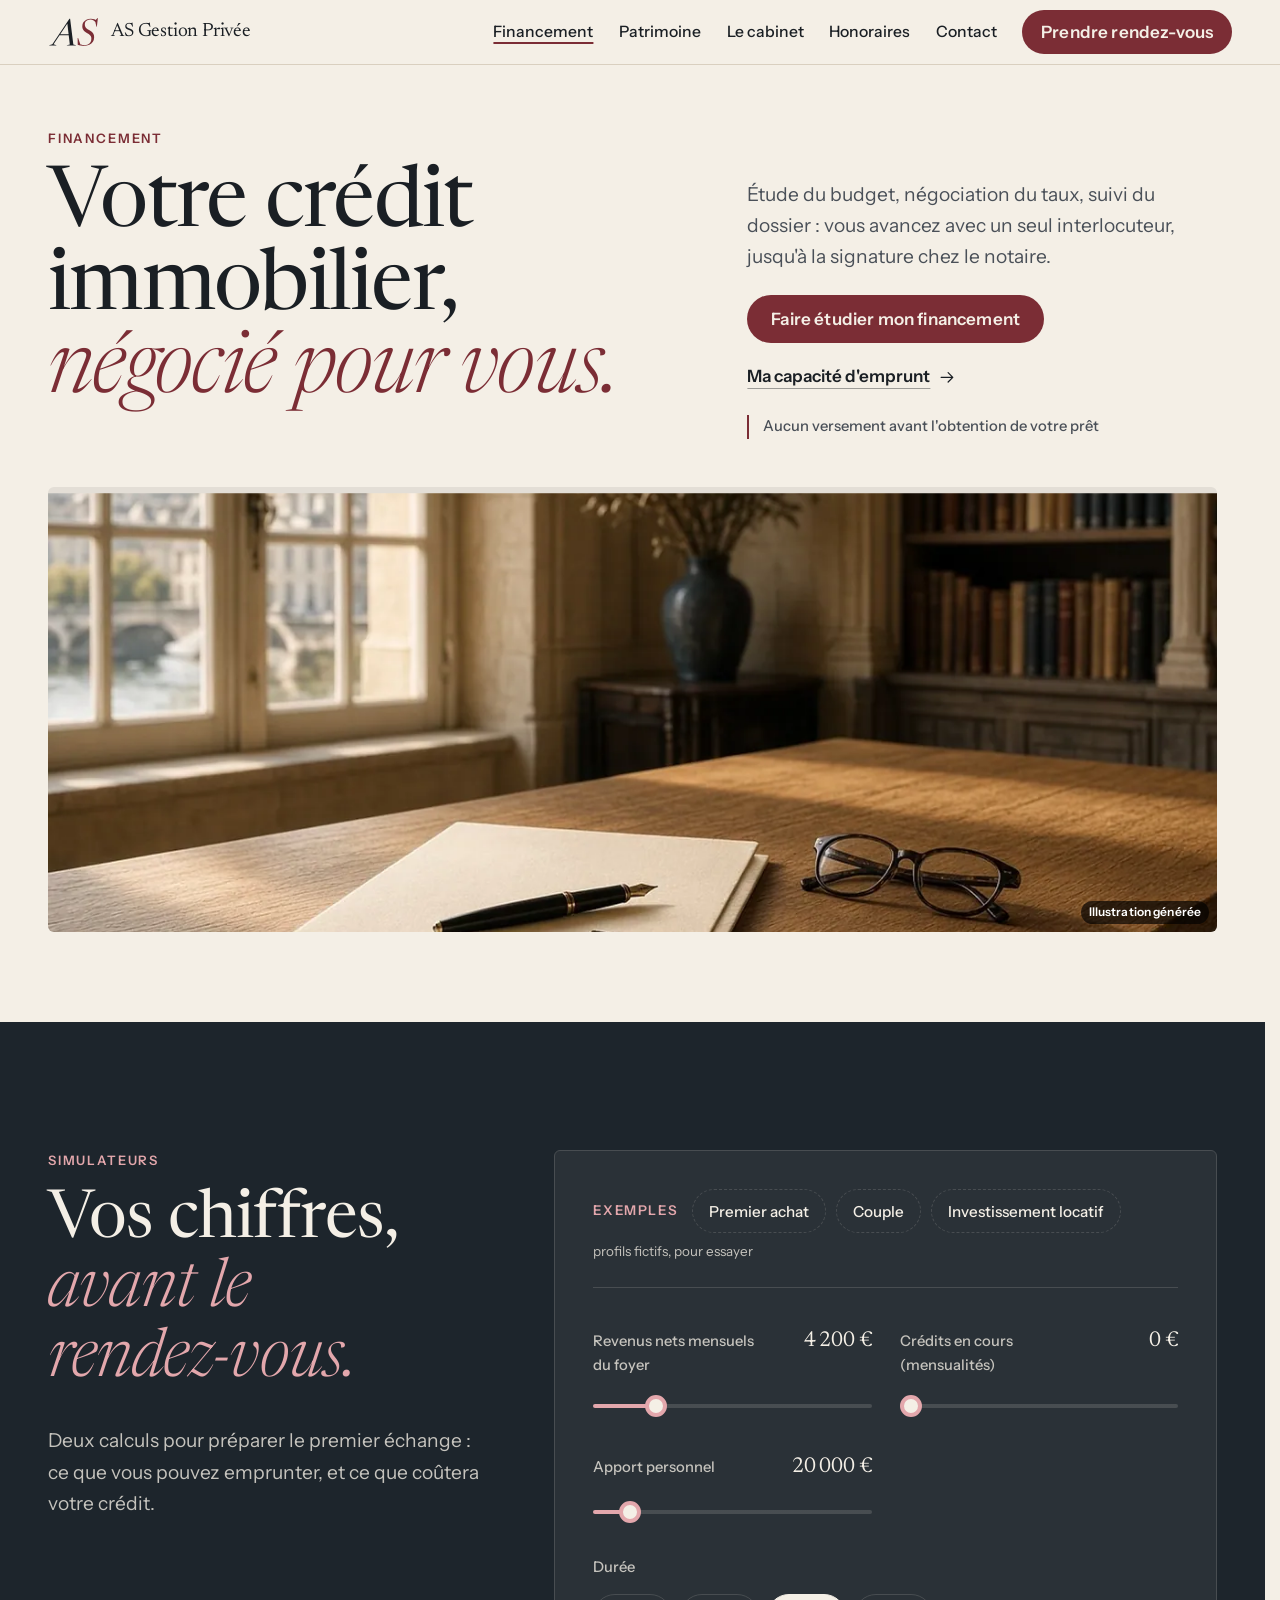
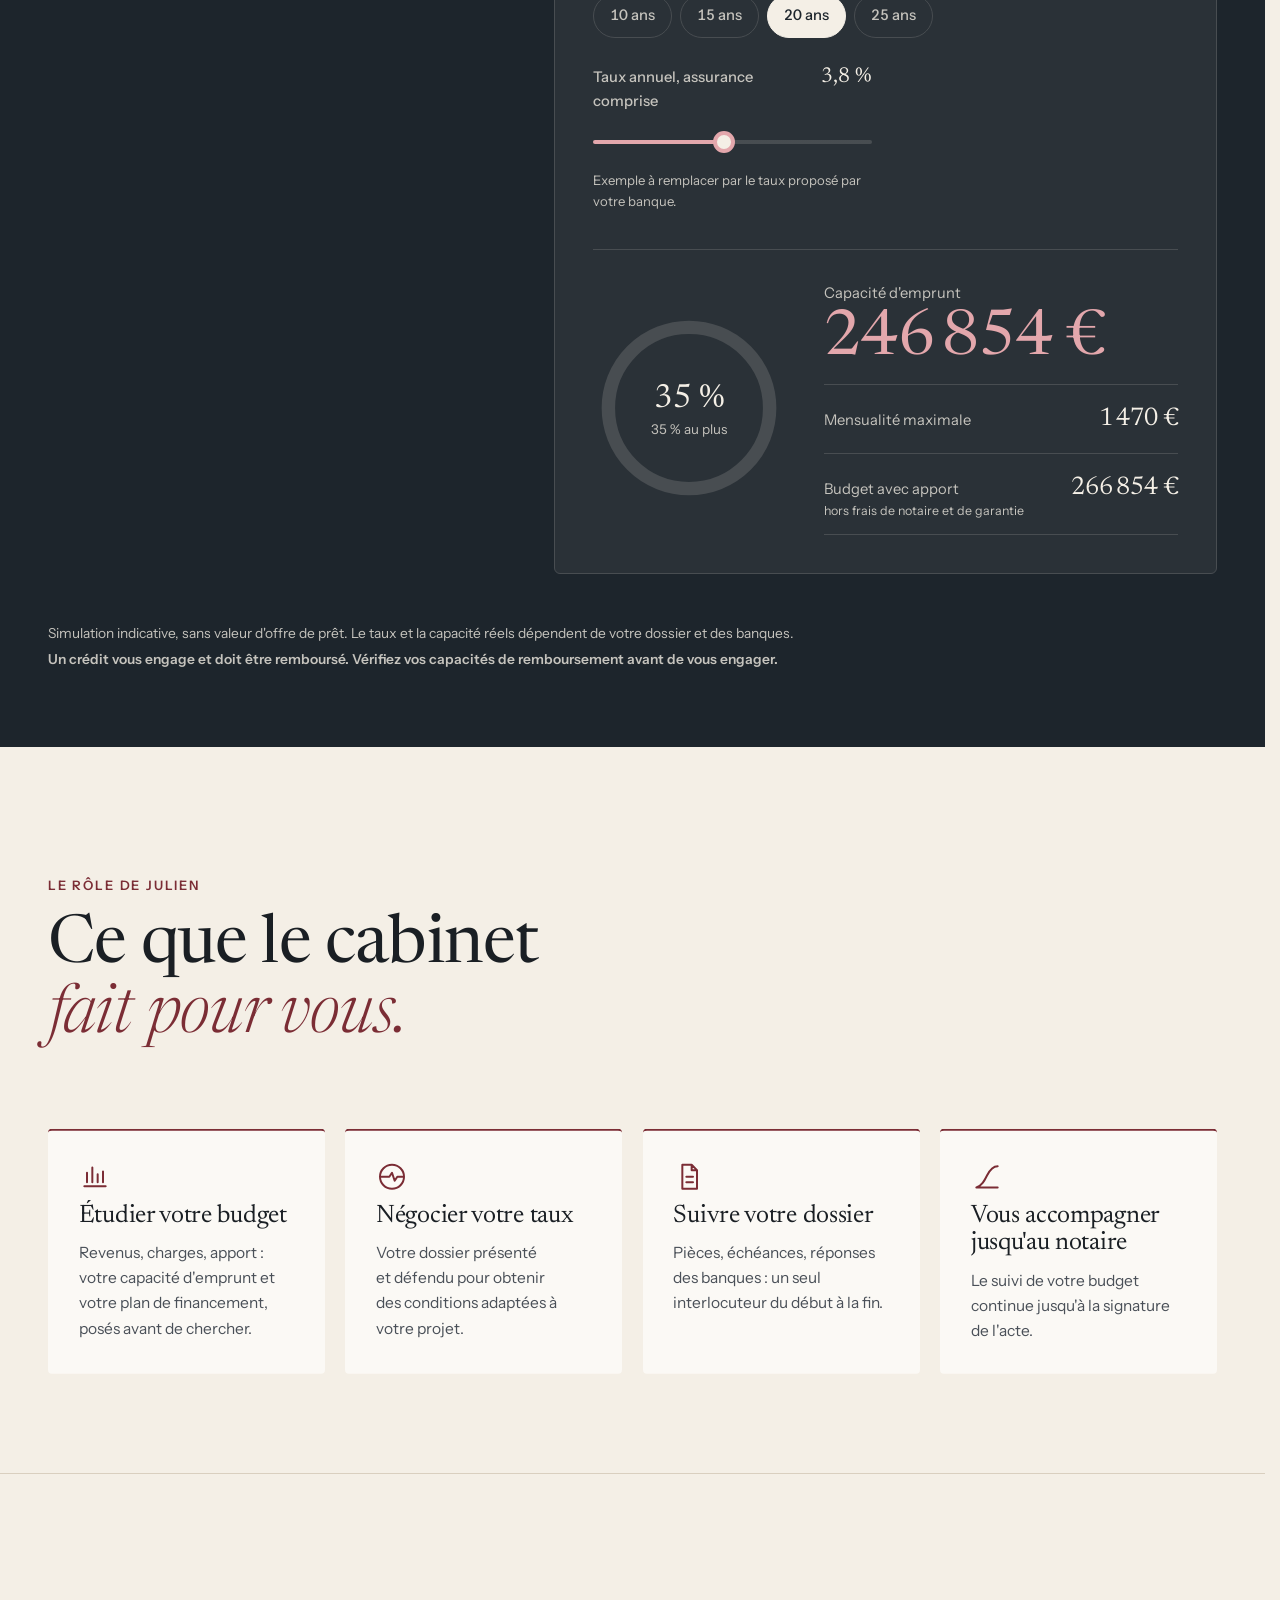
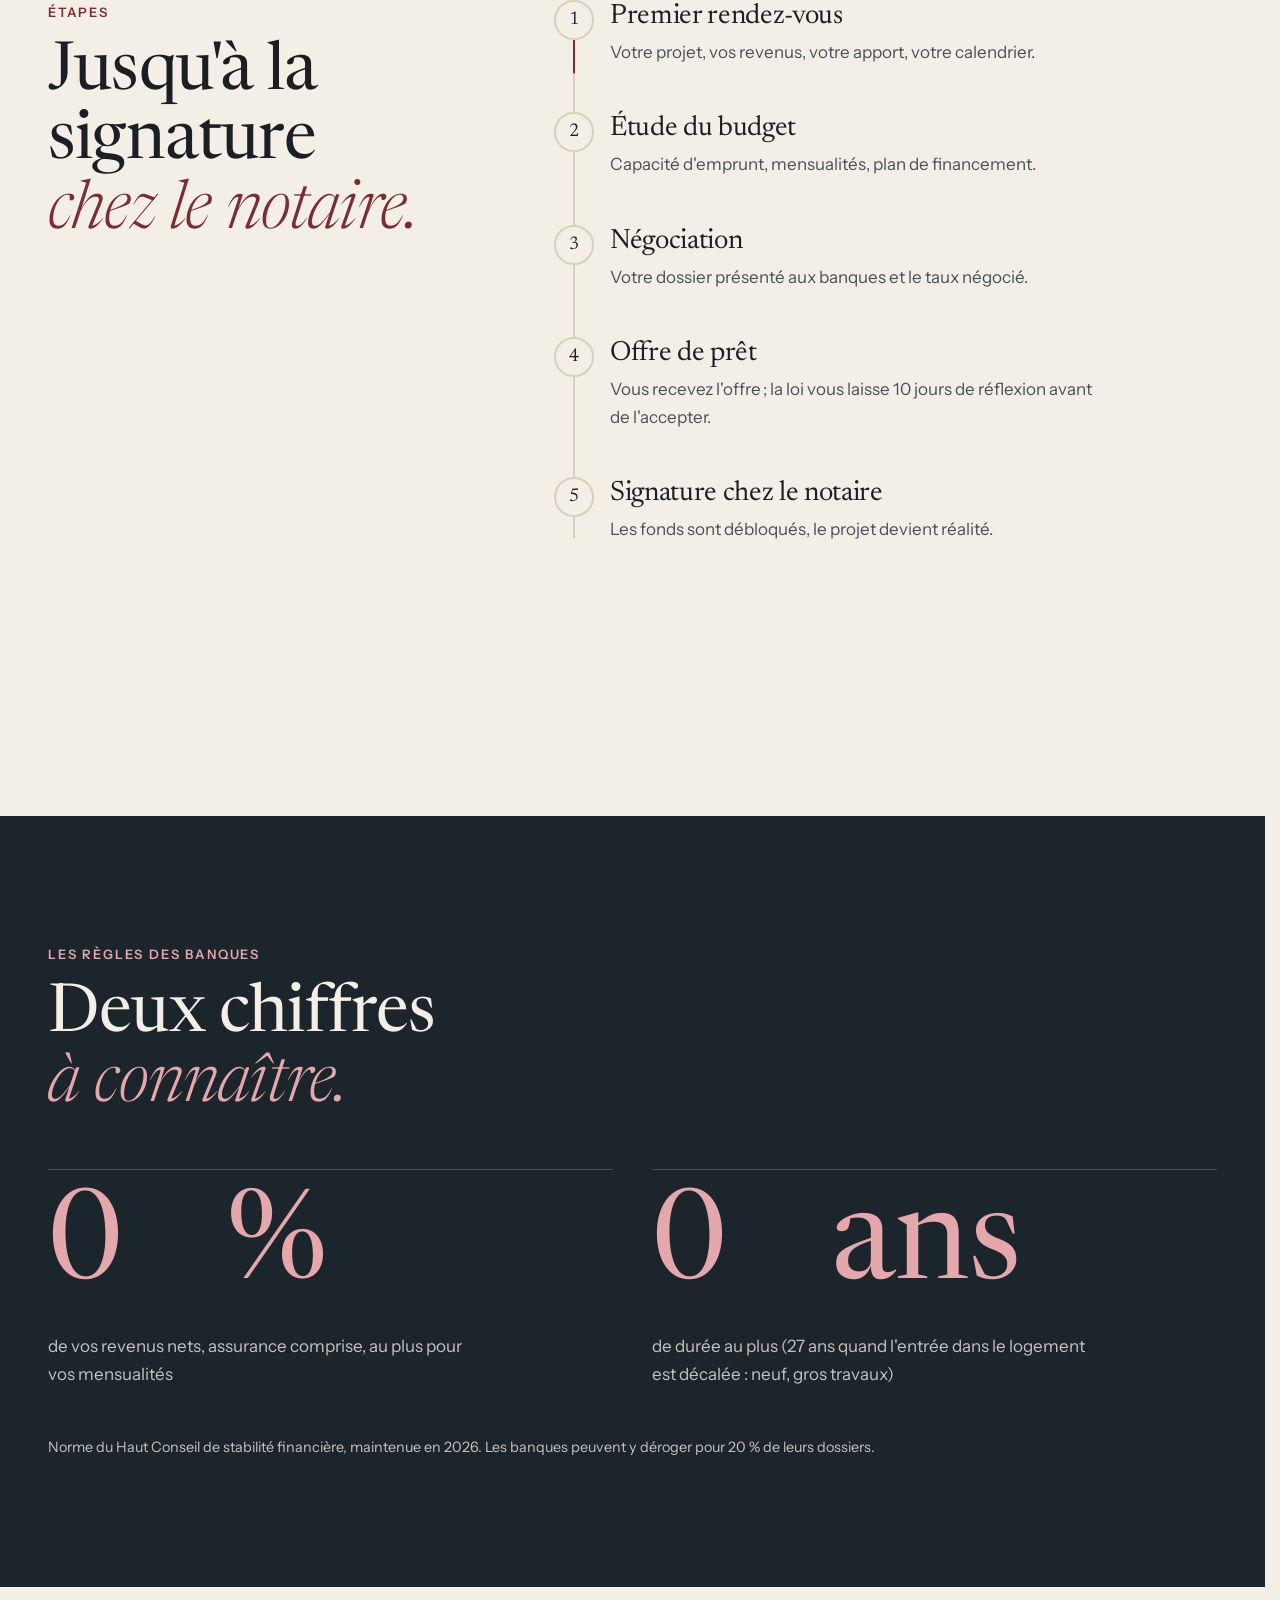
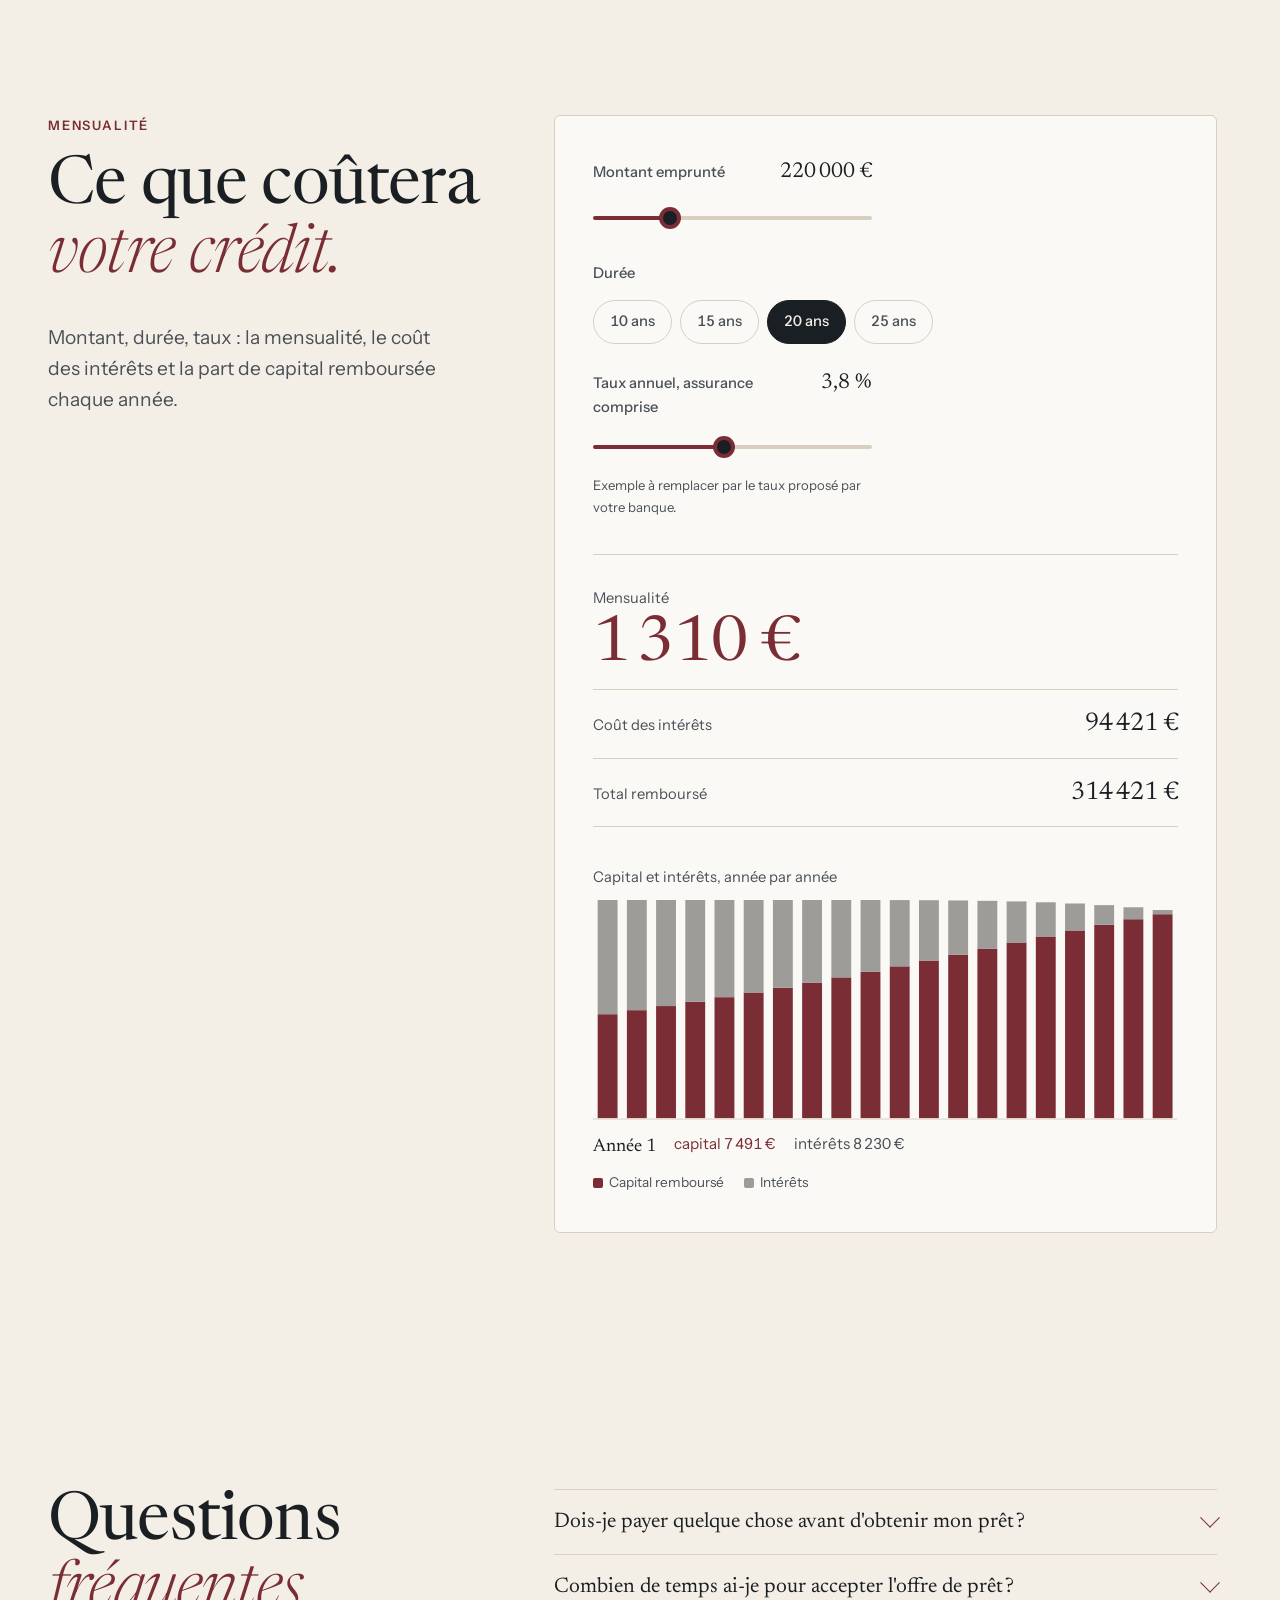
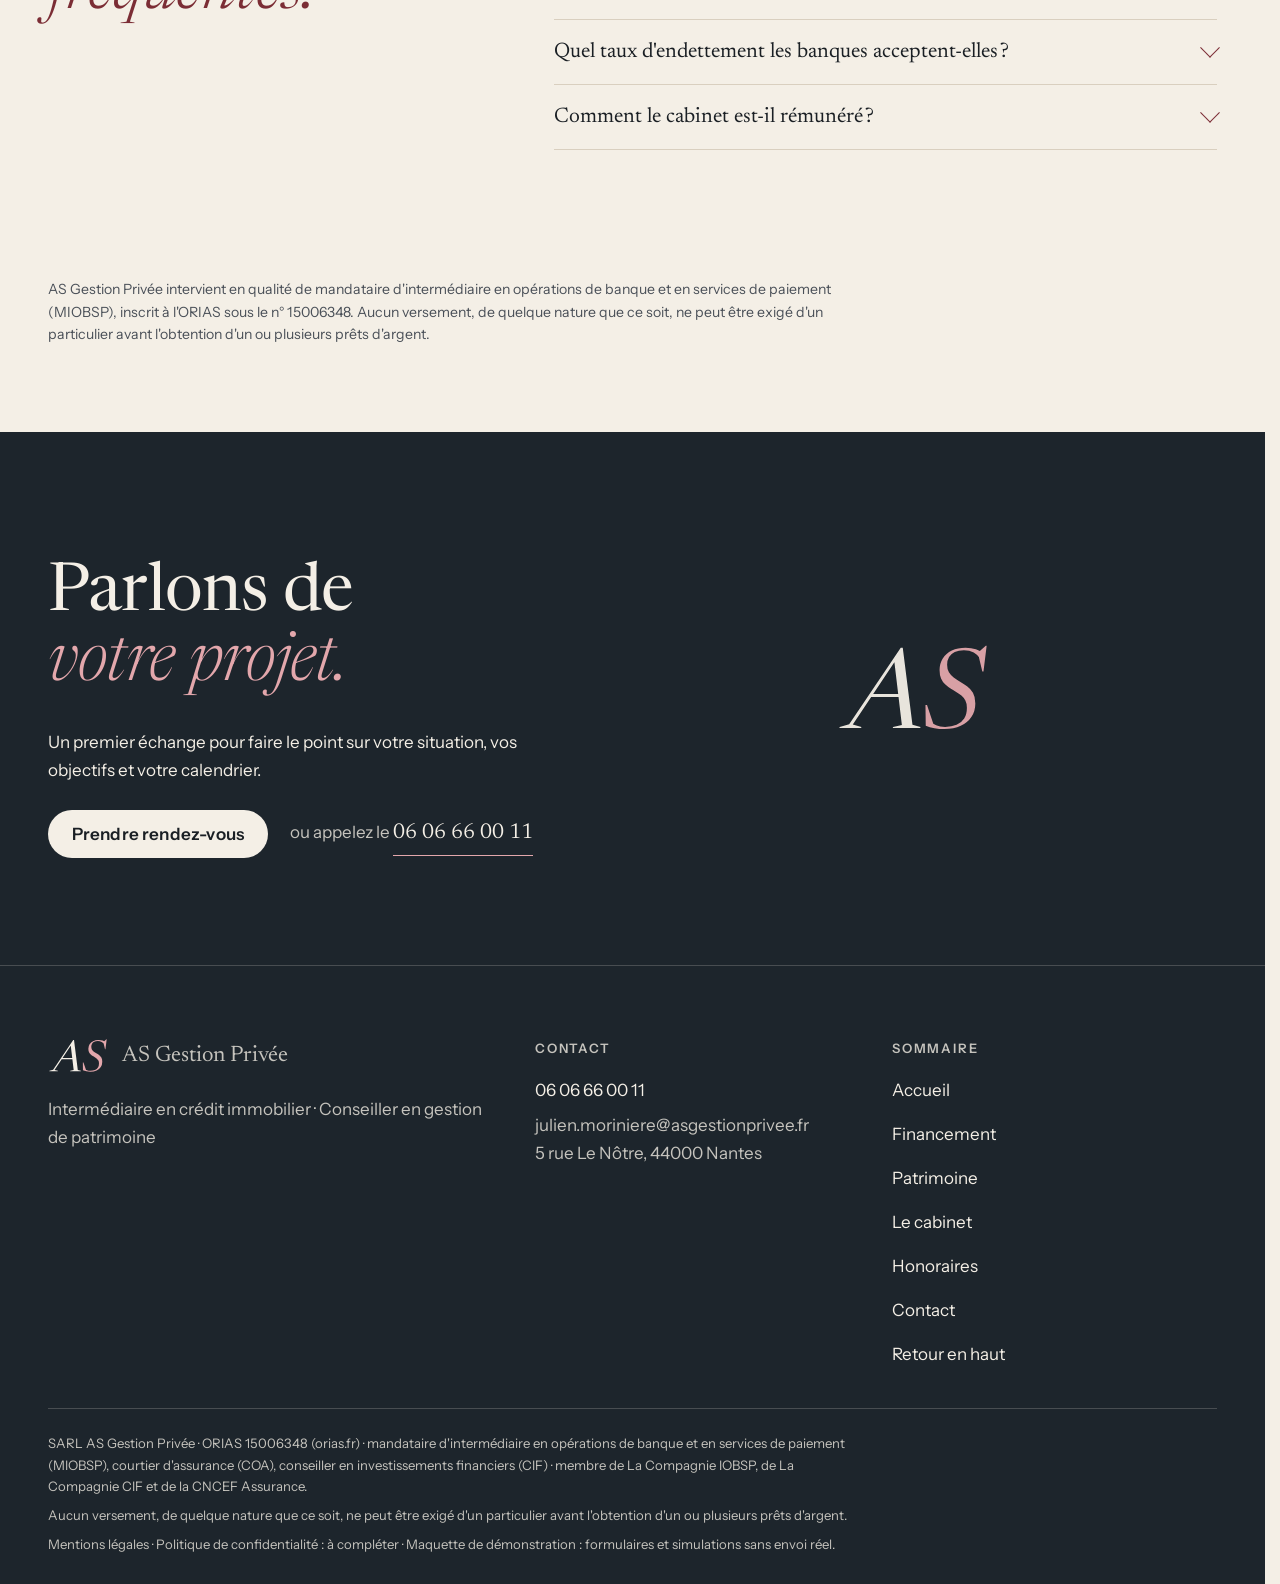
<file: financement.html>
<!doctype html>
<html lang="fr" data-v="2" data-curseur>
<head>
<meta charset="utf-8">
<meta name="viewport" content="width=device-width, initial-scale=1, viewport-fit=cover">
<title>Financement · AS Gestion Privée, Nantes</title>
<meta name="description" content="Simulez votre capacité d&#39;emprunt et vos mensualités, puis confiez la négociation de votre crédit immobilier à Julien Morinière, jusqu&#39;à la signature chez le notaire.">
<meta name="robots" content="noindex, nofollow">
<link rel="canonical" href="https://as-gestion-privee-maquette.vercel.app/financement">
<style>:root{--fond:#F4EFE6;--texte:#1A1F24;--voile-fond:#1D252C;--ouverture-fond:#1D252C;--menu-fond:#1D252C}:root { --entete-h: 72px; --barres-h: 0px; } html { background: var(--fond); color: var(--texte); scrollbar-gutter: stable; } body { margin: 0; background: var(--fond); } html.js:not(.secours):not([data-arrivee="retour"]) [data-anime] { opacity: 0; } html.js:not(.secours):not([data-arrivee="retour"]) [data-anime].vu { opacity: 1; } [data-voile] { position: fixed; inset: 0; z-index: 900; background: var(--voile-fond); transform: translateY(100%); visibility: hidden; pointer-events: none; } html[data-arrivee="voile"]:not(.voile-leve):not(.secours) [data-voile] { transform: none; visibility: visible; } html.secours [data-voile] { visibility: hidden !important; } .ouverture-panneau { position: fixed; inset: 0; z-index: 850; display: none; place-content: center; justify-items: center; background: var(--ouverture-fond, var(--voile-fond)); color: var(--fond); text-align: center; } html.js[data-arrivee="intro"]:not(.secours):not(.intro-finie) .ouverture-panneau { display: grid; } html.defilement-bloque, html.defilement-bloque body, html.js[data-arrivee="intro"]:not(.secours):not(.intro-finie), html.js[data-arrivee="intro"]:not(.secours):not(.intro-finie) body, html[data-arrivee="voile"]:not(.voile-leve):not(.secours), html[data-arrivee="voile"]:not(.voile-leve):not(.secours) body { overflow: hidden; } html.js[data-arrivee="intro"]:not(.secours):not(.intro-finie) { background-color: var(--ouverture-fond, var(--voile-fond)); } html[data-arrivee="voile"]:not(.voile-leve):not(.secours) { background-color: var(--voile-fond); }</style>
<script>(function () {
var d = document.documentElement, ss = null, ls = null;
try { ss = window.sessionStorage; ls = window.localStorage; } catch (e) {}
d.classList.add('js');
var nav = performance.getEntriesByType ? performance.getEntriesByType('navigation')[0] : null;
var type = nav ? nav.type : 'navigate';
var depart = null;
try { depart = JSON.parse(ss.getItem('socle:depart') || 'null'); ss.removeItem('socle:depart'); } catch (e) {}
if (depart && !(Date.now() - depart.t < 15000)) depart = null;
var mode = type === 'back_forward' ? 'retour' : type === 'reload' ? 'intro' : depart ? 'voile' : 'intro';
d.setAttribute('data-arrivee', mode);
if (mode === 'voile' && depart.couleur) d.style.setProperty('--voile-fond', depart.couleur);
if (type === 'reload' && 'scrollRestoration' in history) {
history.scrollRestoration = 'manual';
}
try {
var choisie = ls && ls.getItem('socle:langue');
var langue = (d.lang || '').slice(0, 2);
if (choisie && choisie !== langue && type === 'navigate' && !depart) {
var alt = document.querySelector('link[rel="alternate"][hreflang="' + choisie + '"]');
if (alt) location.replace(new URL(alt.href).pathname + location.search + location.hash);
}
} catch (e) {}
setTimeout(function () { if (!d.classList.contains('demarre')) d.classList.add('secours'); }, 2000);
})();</script>
<link rel="preload" href="/assets/fonts/newsreader.woff2" as="font" type="font/woff2" crossorigin>
<link rel="preload" href="/assets/fonts/newsreader-italique.woff2" as="font" type="font/woff2" crossorigin>
<link rel="preload" href="/assets/fonts/instrument-sans.woff2" as="font" type="font/woff2" crossorigin>
<link rel="stylesheet" href="/assets/css/socle.css?v=2">
<link rel="stylesheet" href="/assets/css/modules.css?v=2">
<link rel="stylesheet" href="/assets/css/site.css?v=2">
<link rel="modulepreload" href="/assets/js/site.js?v=2">
<link rel="modulepreload" href="/assets/js/socle/index.js?v=2">
<script src="/assets/vendor/gsap.min.js" defer></script>
<script src="/assets/vendor/ScrollTrigger.min.js" defer></script>
<script src="/assets/vendor/SplitText.min.js" defer></script>
<script type="module" src="/assets/js/site.js?v=2"></script>
<meta name="theme-color" content="#F4EFE6">
<link rel="icon" href="/assets/images/favicon.svg" type="image/svg+xml">
<link rel="apple-touch-icon" href="/assets/images/apple-touch-icon.png">
<meta property="og:type" content="website">
<meta property="og:site_name" content="AS Gestion Privée">
<meta property="og:locale" content="fr_FR">
<meta property="og:title" content="Financement · AS Gestion Privée, Nantes">
<meta property="og:description" content="Simulez votre capacité d&#39;emprunt et vos mensualités, puis confiez la négociation de votre crédit immobilier à Julien Morinière, jusqu&#39;à la signature chez le notaire.">
<meta property="og:url" content="https://as-gestion-privee-maquette.vercel.app/financement">
<meta property="og:image" content="https://as-gestion-privee-maquette.vercel.app/assets/partage/financement-fr.jpg">
<meta property="og:image:width" content="1200">
<meta property="og:image:height" content="630">
<meta property="og:image:alt" content="Financement : votre crédit immobilier, négocié pour vous">
<meta name="twitter:card" content="summary_large_image">
<script type="application/ld+json">{"@context":"https://schema.org","@type":"FinancialService","name":"AS Gestion Privée","legalName":"AS GESTION PRIVEE","url":"https://as-gestion-privee-maquette.vercel.app/","telephone":"+33606660011","email":"julien.moriniere@asgestionprivee.fr","foundingDate":"2015","founder":{"@type":"Person","name":"Julien Morinière"},"address":{"@type":"PostalAddress","streetAddress":"5 rue Le Nôtre","postalCode":"44000","addressLocality":"Nantes","addressCountry":"FR"},"identifier":[{"@type":"PropertyValue","propertyID":"ORIAS","value":"15006348"},{"@type":"PropertyValue","propertyID":"SIREN","value":"814246815"}],"description":"Intermédiaire en crédit immobilier et conseiller en gestion de patrimoine à Nantes : financement, placements, immobilier, assurances."}</script>
</head>
<body id="haut">
<div data-voile data-forme="rideau" aria-hidden="true"><div class="voile-contenu"><img src="/assets/images/logo-clair.svg" alt="" width="56" height="56"><span data-voile-libelle>Financement</span></div></div>
<div class="ouverture-panneau" data-ouverture aria-hidden="true">
  <div class="intro-mono" data-ouverture-objet><svg viewBox="-224 -74 2773 1624" aria-hidden="true"><path class="intro-a" d="M380 913 399 857H1070L1052 913ZM1153 1412 1298 1450 1292 1470H798L804 1450L962 1414L824 250H848L78 1407L234 1450L228 1470H-164L-158 1450L13 1404L942 20H978Z"/><path class="intro-s" d="M2375 221Q2332 153 2256.5 109.5Q2181 66 2080 66Q1982 66 1914.5 98.0Q1847 130 1812.0 189.5Q1777 249 1777 331Q1777 412 1809.5 466.0Q1842 520 1895.0 558.5Q1948 597 2010 634Q2072 671 2135.5 717.0Q2199 763 2242.0 835.5Q2285 908 2285 1026Q2285 1162 2216.5 1267.0Q2148 1372 2023.0 1431.0Q1898 1490 1728 1490Q1635 1490 1548.0 1474.5Q1461 1459 1392 1428L1387 1057H1415L1546 1448L1449 1344Q1515 1393 1579.5 1421.5Q1644 1450 1740 1450Q1859 1450 1947.5 1413.0Q2036 1376 2084.5 1299.5Q2133 1223 2133 1105Q2133 1027 2105.5 974.0Q2078 921 2034.0 884.0Q1990 847 1940.0 819.0Q1890 791 1846 763Q1787 725 1740.5 681.5Q1694 638 1667.5 576.5Q1641 515 1641 425Q1641 306 1698.5 215.0Q1756 124 1861.5 72.0Q1967 20 2109 20Q2214 20 2295.5 47.5Q2377 75 2457 128L2351 96L2473 -14H2489L2432 449H2411L2333 127Z"/></svg></div>
  <span class="ouverture-trait"></span>
  <p class="ouverture-ligne">Affectio societatis</p>
</div>
<a class="evitement" href="#contenu">Aller au contenu</a>
<header data-entete>
  <div class="entete-rangee">
    <a class="entete-logo" href="/" data-libelle="Accueil">
      <img src="/assets/images/logo.svg" alt="" width="51" height="30"><span>AS Gestion Privée</span>
    </a>
    <nav data-nav aria-label="Navigation principale">
      <ul><li><a href="/financement" data-libelle="Financement" aria-current="page">Financement</a></li><li><a href="/patrimoine" data-libelle="Patrimoine">Patrimoine</a></li><li><a href="/cabinet" data-libelle="Le cabinet">Le cabinet</a></li><li><a href="/honoraires" data-libelle="Honoraires">Honoraires</a></li><li><a href="/contact" data-libelle="Contact">Contact</a></li></ul>
    </nav>
    <div class="entete-actions">
      <a class="bouton" href="/contact#rendez-vous" data-libelle="Contact">Prendre rendez-vous</a>
      <button type="button" data-menu-bouton aria-controls="menu" aria-expanded="false" data-libelle-ouvrir="Menu" data-libelle-fermer="Fermer"><span data-libelle-bouton>Menu</span></button>
      <a class="menu-sansjs" href="#menu" data-menu-lien>Menu</a>
    </div>
  </div>
</header>
<script>/* Avant le premier affichage : rangées de la navigation (même règle que ajusterNav dans assets/js/socle/entete.js)
   et hauteur réelle de l'en-tête, pour que rien ne saute quand le JavaScript du site prend la main. */
(function () {
  var h = document.documentElement, u = document.querySelector('[data-nav] ul'), e = document.querySelector('[data-entete]');
  if (u) {
    var deborde = function () { return u.scrollWidth > u.clientWidth + 1; }, c = deborde();
    if (c && window.matchMedia('(min-width: 900px)').matches) {
      h.classList.add('nav-deux-rangees'); c = deborde();
      if (c) { h.classList.add('nav-deux-lignes'); var a = u.querySelector('a'); c = !a || u.getBoundingClientRect().height > a.getBoundingClientRect().height * 2.5; }
      if (c) h.classList.remove('nav-deux-rangees', 'nav-deux-lignes');
    }
    if (c) h.classList.add('nav-compacte');
  }
  if (e) h.style.setProperty('--entete-h', Math.round(e.getBoundingClientRect().height) + 'px');
})();</script>
<span id="menu-ferme" aria-hidden="true"></span>
<div id="menu" data-menu role="dialog" aria-modal="true" aria-label="Menu">
  <p class="menu-sansjs-fermer"><a href="#menu-ferme">Fermer</a></p>
  <ul><li style="--i:0"><a href="/" class="menu-lien" data-libelle="Accueil">Accueil</a></li><li style="--i:1"><a href="/financement" class="menu-lien" data-libelle="Financement" aria-current="page">Financement</a></li><li style="--i:2"><a href="/patrimoine" class="menu-lien" data-libelle="Patrimoine">Patrimoine</a></li><li style="--i:3"><a href="/cabinet" class="menu-lien" data-libelle="Le cabinet">Le cabinet</a></li><li style="--i:4"><a href="/honoraires" class="menu-lien" data-libelle="Honoraires">Honoraires</a></li><li style="--i:5"><a href="/contact" class="menu-lien" data-libelle="Contact">Contact</a></li></ul>
  <p><a class="bouton" href="tel:+33606660011">Appeler 06 06 66 00 11</a></p>
</div>
<main id="contenu" tabindex="-1">
<section class="ouv ouv--bandeau" id="debut">
  <div class="conteneur ouv-grille">
    <div class="ouv-col-titre">
      <p class="surtitre ouv-suite" data-anime="gsap">Financement</p>
      <h1 class="" data-anime="gsap"><span class="ligne-masque"><span class="ouv-ligne">Votre crédit immobilier,</span></span><span class="ligne-masque"><span class="ouv-ligne"><em>négocié pour vous.</em></span></span></h1>
    </div>
    <div class="ouv-col-texte">
      <p class="ouv-texte ouv-suite" data-anime="gsap">Étude du budget, négociation du taux, suivi du dossier : vous avancez avec un seul interlocuteur, jusqu&#39;à la signature chez le notaire.</p>
      <p class="ouv-actions ouv-suite" data-anime="gsap">
        <a href="/contact?sujet=financement#rendez-vous" class="bouton" data-libelle="Contact" data-action-principale data-survol="magnetique">Faire étudier mon financement</a>
        <a class="lien-fleche" href="#simulateurs">Ma capacité d&#39;emprunt<svg class="fleche" viewBox="0 0 24 24" aria-hidden="true"><path d="M4 12h15m-6-6 6 6-6 6" fill="none" stroke="currentColor" stroke-width="1.6" stroke-linecap="round" stroke-linejoin="round"/></svg></a>
      </p>
      <p class="ouv-info ouv-suite" data-info-cle data-anime="gsap">Aucun versement avant l&#39;obtention de votre prêt</p>
    </div>
  </div>
  <div class="conteneur">
    <figure class="media ouv-bandeau" data-grok data-iris-centre data-effet="bandeau" style="--cadrage:50% 88%">
  <picture><source media="(max-width: 760px) and (orientation: portrait)" srcset="/assets/images/grok/financement-ouverture-mobile-640.webp 640w, /assets/images/grok/financement-ouverture-mobile-1080.webp 1080w" sizes="(max-width: 1240px) 100vw, 1240px">
    <img src="/assets/images/grok/financement-ouverture-1280.webp" srcset="/assets/images/grok/financement-ouverture-640.webp 640w, /assets/images/grok/financement-ouverture-1280.webp 1280w, /assets/images/grok/financement-ouverture-1920.webp 1920w" sizes="(max-width: 1240px) 100vw, 1240px" alt="Table en chêne d&#39;une étude de notaire avec un dossier fermé et un stylo plume" width="1280" height="720" fetchpriority="high" loading="eager" decoding="async">
  </picture><figcaption class="mention-ia">Illustration générée</figcaption>
</figure>
  </div>
</section>
<section class="simulateur theme-sombre" id="simulateurs">
  <div class="conteneur simu-grille">
    <div class="simu-tete"><div class="tete-section ">
  <p class="surtitre">Simulateurs</p>
  <h2 class="titre-section" data-anime="lignes">Vos chiffres, <em>avant le rendez-vous.</em></h2>
  <p class="tete-texte" data-anime>Deux calculs pour préparer le premier échange : ce que vous pouvez emprunter, et ce que coûtera votre crédit.</p>
</div></div>
    <form class="simu simu--capacite" data-simu="capacite" data-effet="simulateur" novalidate>
  <div class="simu-profils" role="group" aria-label="Exemples">
    <span class="simu-profils-titre">Exemples</span>
    <button type="button" class="simu-profil" data-profil='{"revenus":2600,"charges":0,"apport":15000,"duree":25}' aria-pressed="false">Premier achat</button><button type="button" class="simu-profil" data-profil='{"revenus":5200,"charges":300,"apport":40000,"duree":20}' aria-pressed="false">Couple</button><button type="button" class="simu-profil" data-profil='{"revenus":6500,"charges":900,"apport":30000,"duree":20}' aria-pressed="false">Investissement locatif</button>
    <span class="simu-profils-note">profils fictifs, pour essayer</span>
  </div>
  <div class="simu-entrees">
    <div class="simu-champ">
  <label for="fcap-revenus">Revenus nets mensuels du foyer</label>
  <output for="fcap-revenus" class="simu-valeur" data-valeur-de="fcap-revenus" data-unite="€">4200</output>
  <input type="range" id="fcap-revenus" name="fcap-revenus" min="1500" max="15000" step="100" value="4200">
</div>
    <div class="simu-champ">
  <label for="fcap-charges">Crédits en cours (mensualités)</label>
  <output for="fcap-charges" class="simu-valeur" data-valeur-de="fcap-charges" data-unite="€">0</output>
  <input type="range" id="fcap-charges" name="fcap-charges" min="0" max="3000" step="50" value="0">
</div>
    <div class="simu-champ">
  <label for="fcap-apport">Apport personnel</label>
  <output for="fcap-apport" class="simu-valeur" data-valeur-de="fcap-apport" data-unite="€">20000</output>
  <input type="range" id="fcap-apport" name="fcap-apport" min="0" max="200000" step="1000" value="20000">
</div>
    <fieldset class="simu-champ simu-durees">
  <legend>Durée</legend>
  <div class="simu-puces"><label class="simu-puce"><input type="radio" name="fcap-duree" value="10"><span>10 ans</span></label><label class="simu-puce"><input type="radio" name="fcap-duree" value="15"><span>15 ans</span></label><label class="simu-puce"><input type="radio" name="fcap-duree" value="20" checked><span>20 ans</span></label><label class="simu-puce"><input type="radio" name="fcap-duree" value="25"><span>25 ans</span></label></div>
</fieldset>
    <div class="simu-champ">
  <label for="fcap-taux">Taux annuel, assurance comprise</label>
  <output for="fcap-taux" class="simu-valeur" data-valeur-de="fcap-taux" data-unite="%">3.8</output>
  <input type="range" id="fcap-taux" name="fcap-taux" min="1" max="7" step="0.05" value="3.8">
  <p class="simu-aide">Exemple à remplacer par le taux proposé par votre banque.</p>
</div>
  </div>
  <div class="simu-resultats" aria-live="polite">
    <div class="jauge" data-visuel>
      <svg viewBox="0 0 200 200" aria-hidden="true">
        <circle class="jauge-fond" cx="100" cy="100" r="84" pathLength="100"/>
        <circle class="jauge-charges" cx="100" cy="100" r="84" pathLength="100"/>
        <circle class="jauge-neuf" cx="100" cy="100" r="84" pathLength="100"/>
      </svg>
      <p class="jauge-texte"><span class="jauge-chiffre" data-sortie="effort">35 %</span><span>35 % au plus</span></p>
    </div>
    <dl class="simu-chiffres">
      <div class="simu-principal"><dt>Capacité d&#39;emprunt</dt><dd data-sortie="capacite" data-prix>0 €</dd></div>
      <div><dt>Mensualité maximale</dt><dd data-sortie="mensualite" data-prix>0 €</dd></div>
      <div><dt>Budget avec apport <small>hors frais de notaire et de garantie</small></dt><dd data-sortie="budget" data-prix>0 €</dd></div>
    </dl>
  </div>
</form>
  </div>
  <div class="conteneur simu-mentions">
    <p>Simulation indicative, sans valeur d&#39;offre de prêt. Le taux et la capacité réels dépendent de votre dossier et des banques.</p>
    <p><strong>Un crédit vous engage et doit être remboursé. Vérifiez vos capacités de remboursement avant de vous engager.</strong></p>
  </div>
</section>
<section class="role conteneur" id="role">
  <div class="tete-section tete-section--large">
  <p class="surtitre">Le rôle de Julien</p>
  <h2 class="titre-section" data-anime="lignes">Ce que le cabinet <em>fait pour vous.</em></h2>
</div>
  <ol class="role-grille" data-anime="cascade">
    <li class="role-carte" data-fx="vitesse" data-fx-force="1.5">
      <svg class="role-icone" viewBox="0 0 24 24" aria-hidden="true"><path d="M4 19h16M6 16V9m4 7V5m4 11v-6m4 6V8"/></svg>
      <h3>Étudier votre budget</h3><p>Revenus, charges, apport : votre capacité d&#39;emprunt et votre plan de financement, posés avant de chercher.</p>
    </li><li class="role-carte" data-fx="vitesse" data-fx-force="1.5">
      <svg class="role-icone" viewBox="0 0 24 24" aria-hidden="true"><path d="M4 12h6l2-3 2 6 2-3h4"/><circle cx="12" cy="12" r="9"/></svg>
      <h3>Négocier votre taux</h3><p>Votre dossier présenté et défendu pour obtenir des conditions adaptées à votre projet.</p>
    </li><li class="role-carte" data-fx="vitesse" data-fx-force="1.5">
      <svg class="role-icone" viewBox="0 0 24 24" aria-hidden="true"><path d="M7 3h7l4 4v14H7zM14 3v4h4M10 12h5M10 16h5"/></svg>
      <h3>Suivre votre dossier</h3><p>Pièces, échéances, réponses des banques : un seul interlocuteur du début à la fin.</p>
    </li><li class="role-carte" data-fx="vitesse" data-fx-force="1.5">
      <svg class="role-icone" viewBox="0 0 24 24" aria-hidden="true"><path d="M4 20c4-1 6-5 8-9s4-7 8-7M4 20h16"/></svg>
      <h3>Vous accompagner jusqu&#39;au notaire</h3><p>Le suivi de votre budget continue jusqu&#39;à la signature de l&#39;acte.</p>
    </li>
  </ol>
</section>
<section class="etapes" id="etapes">
  <div class="conteneur etapes-grille">
    <div class="etapes-tete"><div class="tete-section ">
  <p class="surtitre">Étapes</p>
  <h2 class="titre-section" data-anime="lignes">Jusqu'à la signature <em>chez le notaire.</em></h2>
</div></div>
    <div class="etapes-corps" data-effet="signature">
      <span class="sig-fil" aria-hidden="true"></span>
      <ol class="etapes-liste">
        <li class="etape"><span class="etape-num" aria-hidden="true">1</span><h3>Premier rendez-vous</h3><p>Votre projet, vos revenus, votre apport, votre calendrier.</p></li><li class="etape"><span class="etape-num" aria-hidden="true">2</span><h3>Étude du budget</h3><p>Capacité d&#39;emprunt, mensualités, plan de financement.</p></li><li class="etape"><span class="etape-num" aria-hidden="true">3</span><h3>Négociation</h3><p>Votre dossier présenté aux banques et le taux négocié.</p></li><li class="etape"><span class="etape-num" aria-hidden="true">4</span><h3>Offre de prêt</h3><p>Vous recevez l&#39;offre ; la loi vous laisse 10 jours de réflexion avant de l&#39;accepter.</p></li><li class="etape"><span class="etape-num" aria-hidden="true">5</span><h3>Signature chez le notaire</h3><p>Les fonds sont débloqués, le projet devient réalité.</p></li>
      </ol>
      <svg class="sig-paraphe" viewBox="0 0 420 120" aria-hidden="true" data-visuel><path d="M8 88c26-6 44-40 58-62 8-12 14-6 9 8-9 26-20 52-14 58 8 8 30-40 42-48 9-6 7 12 3 22-4 12 2 18 12 8 14-14 22-36 36-38 12-2 6 22 16 24 14 2 28-24 44-22 14 2 6 22 22 22 22 0 48-24 74-22 30 2 58 12 102 4" pathLength="1"/></svg>
    </div>
  </div>
</section>
<section class="regles theme-sombre" id="regles">
  <div class="conteneur">
    <div class="tete-section tete-section--large">
  <p class="surtitre">Les règles des banques</p>
  <h2 class="titre-section" data-anime="lignes">Deux chiffres <em>à connaître.</em></h2>
</div>
    <div class="regles-grille" data-anime="cascade">
      <div class="regle"><p class="regle-chiffre"><span data-compteur="35">35</span>&nbsp;%</p><p>de vos revenus nets, assurance comprise, au plus pour vos mensualités</p></div>
      <div class="regle"><p class="regle-chiffre"><span data-compteur="25">25</span>&nbsp;ans</p><p>de durée au plus (27 ans quand l&#39;entrée dans le logement est décalée : neuf, gros travaux)</p></div>
    </div>
    <p class="regles-note" data-anime>Norme du Haut Conseil de stabilité financière, maintenue en 2026. Les banques peuvent y déroger pour 20 % de leurs dossiers.</p>
  </div>
</section>
<section class="mensualite" id="mensualite">
  <div class="conteneur simu-grille">
    <div class="simu-tete"><div class="tete-section ">
  <p class="surtitre">Mensualité</p>
  <h2 class="titre-section" data-anime="lignes">Ce que coûtera <em>votre crédit.</em></h2>
  <p class="tete-texte" data-anime>Montant, durée, taux : la mensualité, le coût des intérêts et la part de capital remboursée chaque année.</p>
</div></div>
    <form class="simu simu--mensualite" data-simu="mensualite" novalidate>
  <div class="simu-entrees">
    <div class="simu-champ">
  <label for="fmen-montant">Montant emprunté</label>
  <output for="fmen-montant" class="simu-valeur" data-valeur-de="fmen-montant" data-unite="€">220000</output>
  <input type="range" id="fmen-montant" name="fmen-montant" min="20000" max="800000" step="5000" value="220000">
</div>
    <fieldset class="simu-champ simu-durees">
  <legend>Durée</legend>
  <div class="simu-puces"><label class="simu-puce"><input type="radio" name="fmen-duree" value="10"><span>10 ans</span></label><label class="simu-puce"><input type="radio" name="fmen-duree" value="15"><span>15 ans</span></label><label class="simu-puce"><input type="radio" name="fmen-duree" value="20" checked><span>20 ans</span></label><label class="simu-puce"><input type="radio" name="fmen-duree" value="25"><span>25 ans</span></label></div>
</fieldset>
    <div class="simu-champ">
  <label for="fmen-taux">Taux annuel, assurance comprise</label>
  <output for="fmen-taux" class="simu-valeur" data-valeur-de="fmen-taux" data-unite="%">3.8</output>
  <input type="range" id="fmen-taux" name="fmen-taux" min="1" max="7" step="0.05" value="3.8">
  <p class="simu-aide">Exemple à remplacer par le taux proposé par votre banque.</p>
</div>
  </div>
  <div class="simu-resultats" aria-live="polite">
    <dl class="simu-chiffres">
      <div class="simu-principal"><dt>Mensualité</dt><dd data-sortie="mensualite" data-prix>0 €</dd></div>
      <div><dt>Coût des intérêts</dt><dd data-sortie="interets" data-prix>0 €</dd></div>
      <div><dt>Total remboursé</dt><dd data-sortie="total" data-prix>0 €</dd></div>
    </dl>
    <figure class="courbe" data-effet="courbe" data-visuel>
      <figcaption>Capital et intérêts, année par année</figcaption>
      <div class="courbe-zone" tabindex="0" role="slider" aria-label="Survolez ou touchez une année ; flèches gauche et droite au clavier" aria-valuemin="1" aria-valuemax="25" aria-valuenow="1">
        <svg viewBox="0 0 600 240" preserveAspectRatio="none" aria-hidden="true"><g class="courbe-barres"></g><line class="courbe-axe" x1="0" y1="239" x2="600" y2="239"/></svg>
      </div>
      <p class="courbe-info" aria-live="polite"><span class="ci-annee"></span><span class="ci-cap"></span><span class="ci-int"></span></p>
      <p class="courbe-legende"><span class="cl-capital">Capital remboursé</span><span class="cl-interets">Intérêts</span></p>
    </figure>
  </div>
</form>
  </div>
</section>
<section class="faq conteneur" id="questions">
  <h2 class="titre-section" data-anime="lignes">Questions <em>fréquentes.</em></h2>
  <div class="faq-liste" data-anime="cascade"><details class="faq-item"><summary>Dois-je payer quelque chose avant d&#39;obtenir mon prêt ?</summary><p>Non. Aucun versement, de quelque nature que ce soit, ne peut être exigé d&#39;un particulier avant l&#39;obtention d&#39;un ou plusieurs prêts d&#39;argent.</p></details><details class="faq-item"><summary>Combien de temps ai-je pour accepter l&#39;offre de prêt ?</summary><p>La loi vous laisse 10 jours de réflexion : vous ne pouvez pas accepter l&#39;offre avant le onzième jour suivant sa réception.</p></details><details class="faq-item"><summary>Quel taux d&#39;endettement les banques acceptent-elles ?</summary><p>35 % de vos revenus nets, assurance comprise, sur 25 ans au plus. Les banques peuvent y déroger pour 20 % de leurs dossiers.</p></details><details class="faq-item"><summary>Comment le cabinet est-il rémunéré ?</summary><p>Par des frais de courtage, inclus dans une solution clé en main. Le détail est sur la page Honoraires.</p></details></div>
</section>
<section class="mentions conteneur" id="mentions" data-sans-effet data-sans-visuel>
  <p data-anime>AS Gestion Privée intervient en qualité de mandataire d&#39;intermédiaire en opérations de banque et en services de paiement (MIOBSP), inscrit à l&#39;ORIAS sous le n° 15006348. Aucun versement, de quelque nature que ce soit, ne peut être exigé d&#39;un particulier avant l&#39;obtention d&#39;un ou plusieurs prêts d&#39;argent.</p>
</section>
<section class="appel theme-sombre" id="appel">
  <div class="conteneur appel-grille">
    <div class="appel-texte">
      <h2 class="titre-section" data-anime="lignes">Parlons de <em>votre projet.</em></h2>
      <p data-anime>Un premier échange pour faire le point sur votre situation, vos objectifs et votre calendrier.</p>
      <p class="appel-actions" data-anime>
        <a href="/contact#rendez-vous" class="bouton bouton--clair" data-libelle="Contact" data-survol="magnetique">Prendre rendez-vous</a>
        <span class="appel-ou">ou appelez le <a href="tel:+33606660011">06 06 66 00 11</a></span>
      </p>
    </div>
    <div class="appel-visuel" data-visuel><svg class="deux-traits deux-traits--appel" viewBox="0 0 1200 220" preserveAspectRatio="xMidYMid meet" aria-hidden="true" data-effet="deux-traits" data-visuel>
  <path class="dt-a" d="M0 40 C 260 40, 420 196, 600 110" pathLength="1"/>
  <path class="dt-b" d="M1200 190 C 940 190, 780 24, 600 110" pathLength="1"/>
  <circle class="dt-point" cx="600" cy="110" r="11"/>
  <circle class="dt-halo" cx="600" cy="110" r="26"/>
</svg><img class="appel-mono" src="/assets/images/logo-clair.svg" alt="" width="170" height="100"></div>
  </div>
</section>
</main>
<footer class="pied" id="pied">
  <div class="conteneur pied-grille">
    <div class="pied-marque">
      <p class="pied-logo"><img src="/assets/images/logo-clair.svg" alt="" width="68" height="40"><strong>AS Gestion Privée</strong></p>
      <p>Intermédiaire en crédit immobilier · Conseiller en gestion de patrimoine</p>
    </div>
    <div>
      <p class="pied-titre">Contact</p>
      <p><a href="tel:+33606660011">06 06 66 00 11</a><br><span class="selectionnable">julien.moriniere@asgestionprivee.fr</span><br>5 rue Le Nôtre, 44000 Nantes</p>
    </div>
    <nav aria-label="Sommaire">
      <p class="pied-titre">Sommaire</p>
      <ul><li><a href="/" data-libelle="Accueil">Accueil</a></li><li><a href="/financement" data-libelle="Financement" aria-current="page">Financement</a></li><li><a href="/patrimoine" data-libelle="Patrimoine">Patrimoine</a></li><li><a href="/cabinet" data-libelle="Le cabinet">Le cabinet</a></li><li><a href="/honoraires" data-libelle="Honoraires">Honoraires</a></li><li><a href="/contact" data-libelle="Contact">Contact</a></li><li><a href="#haut" data-sans-transition>Retour en haut</a></li></ul>
    </nav>
  </div>
  <div class="conteneur pied-bas">
    <p>SARL AS Gestion Privée · ORIAS 15006348 (orias.fr) · mandataire d&#39;intermédiaire en opérations de banque et en services de paiement (MIOBSP), courtier d&#39;assurance (COA), conseiller en investissements financiers (CIF) · membre de La Compagnie IOBSP, de La Compagnie CIF et de la CNCEF Assurance.</p>
    <p>Aucun versement, de quelque nature que ce soit, ne peut être exigé d&#39;un particulier avant l&#39;obtention d&#39;un ou plusieurs prêts d&#39;argent.</p>
    <p>Mentions légales · Politique de confidentialité : à compléter · Maquette de démonstration : formulaires et simulations sans envoi réel.</p>
  </div>
</footer>
<div data-barre-fixe>
  <a class="bouton bouton--contour" href="tel:+33606660011">Appeler</a>
  <a class="bouton" href="/contact#rendez-vous" data-libelle="Contact">Prendre rendez-vous</a>
</div>
</body>
</html>
</file>
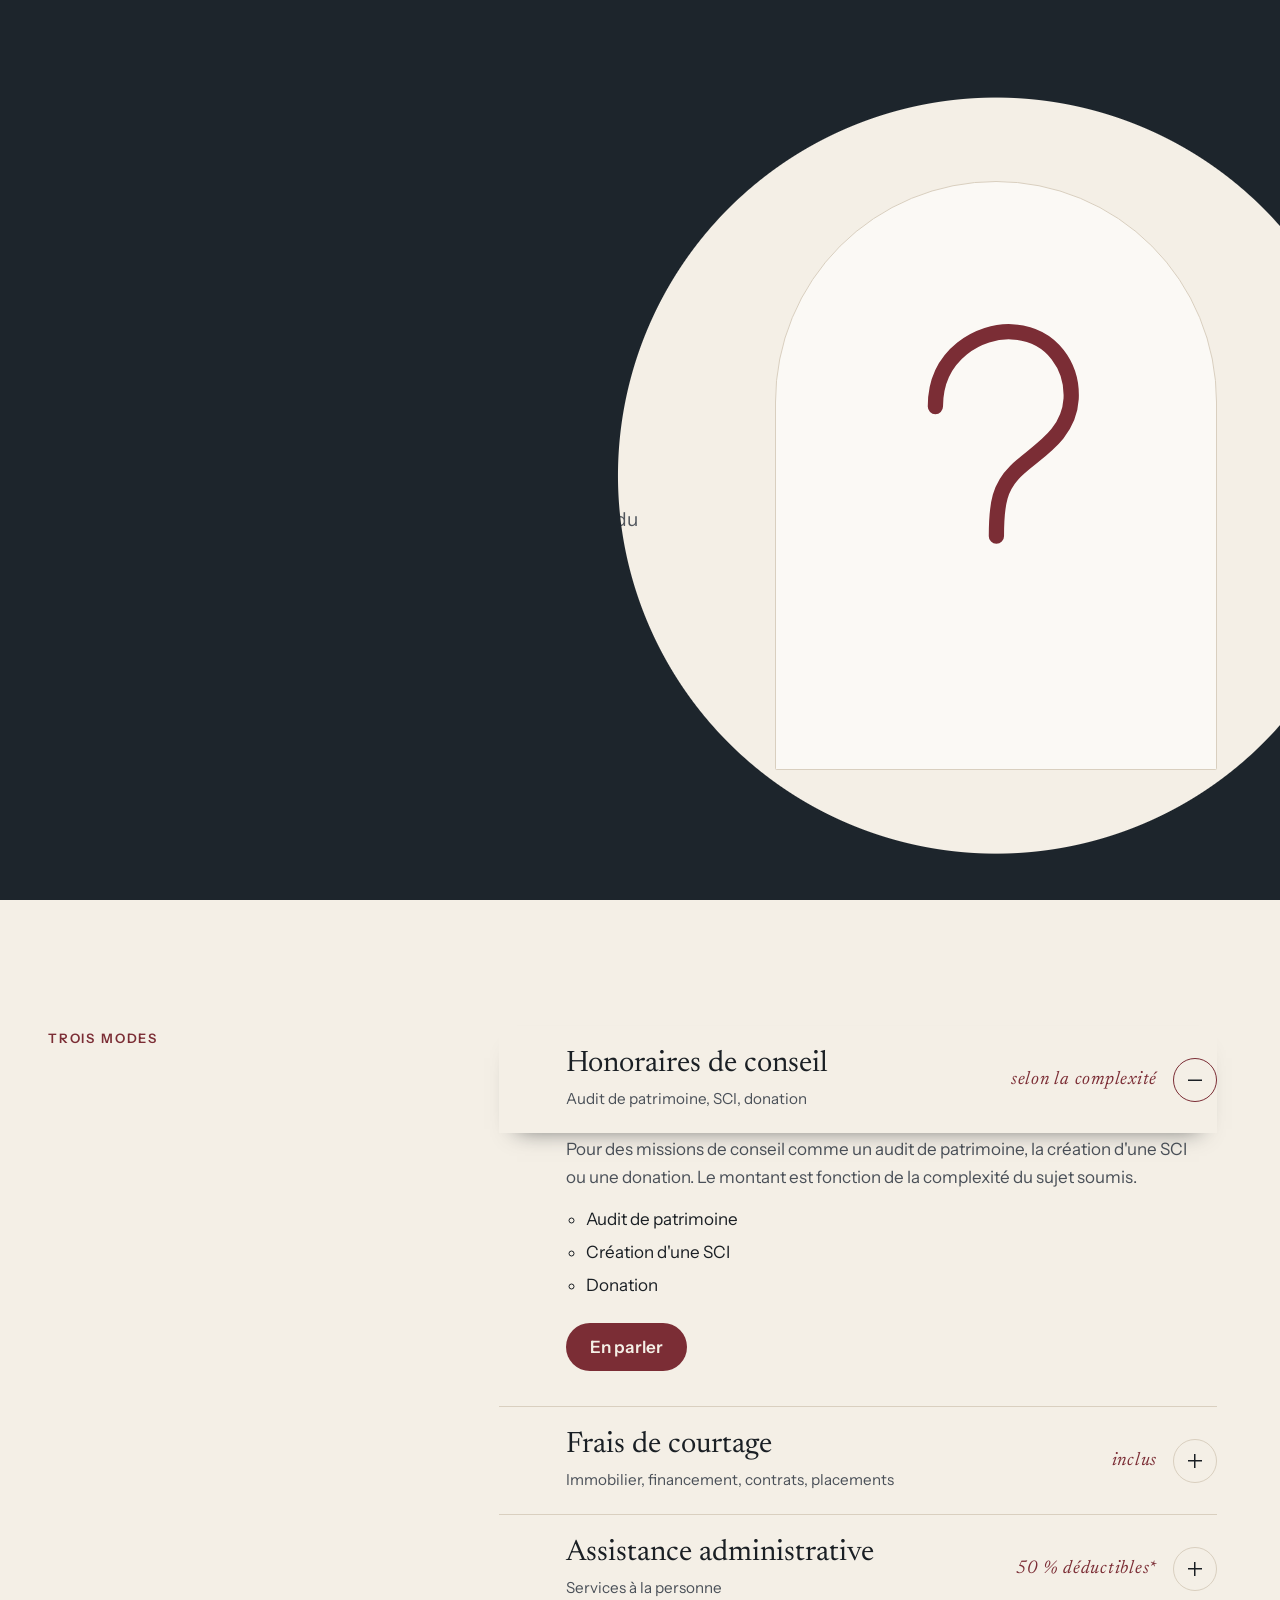
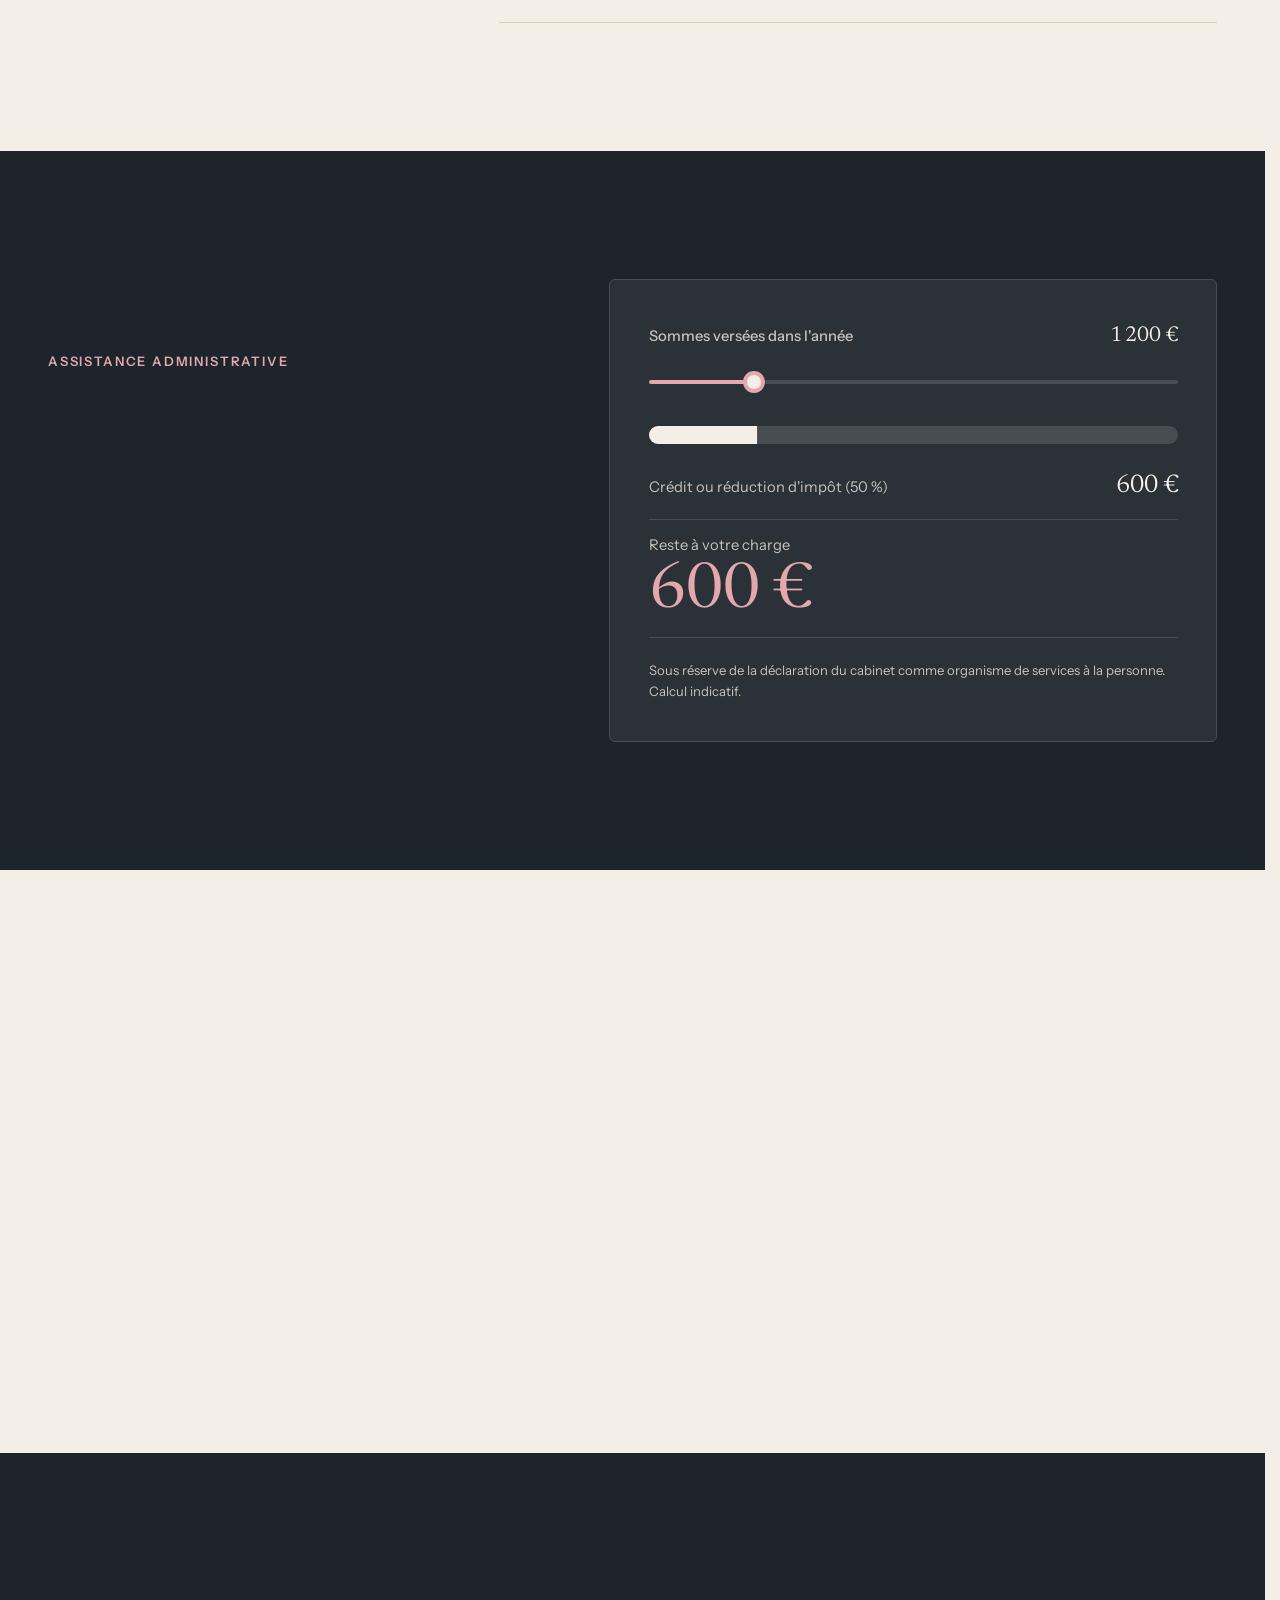
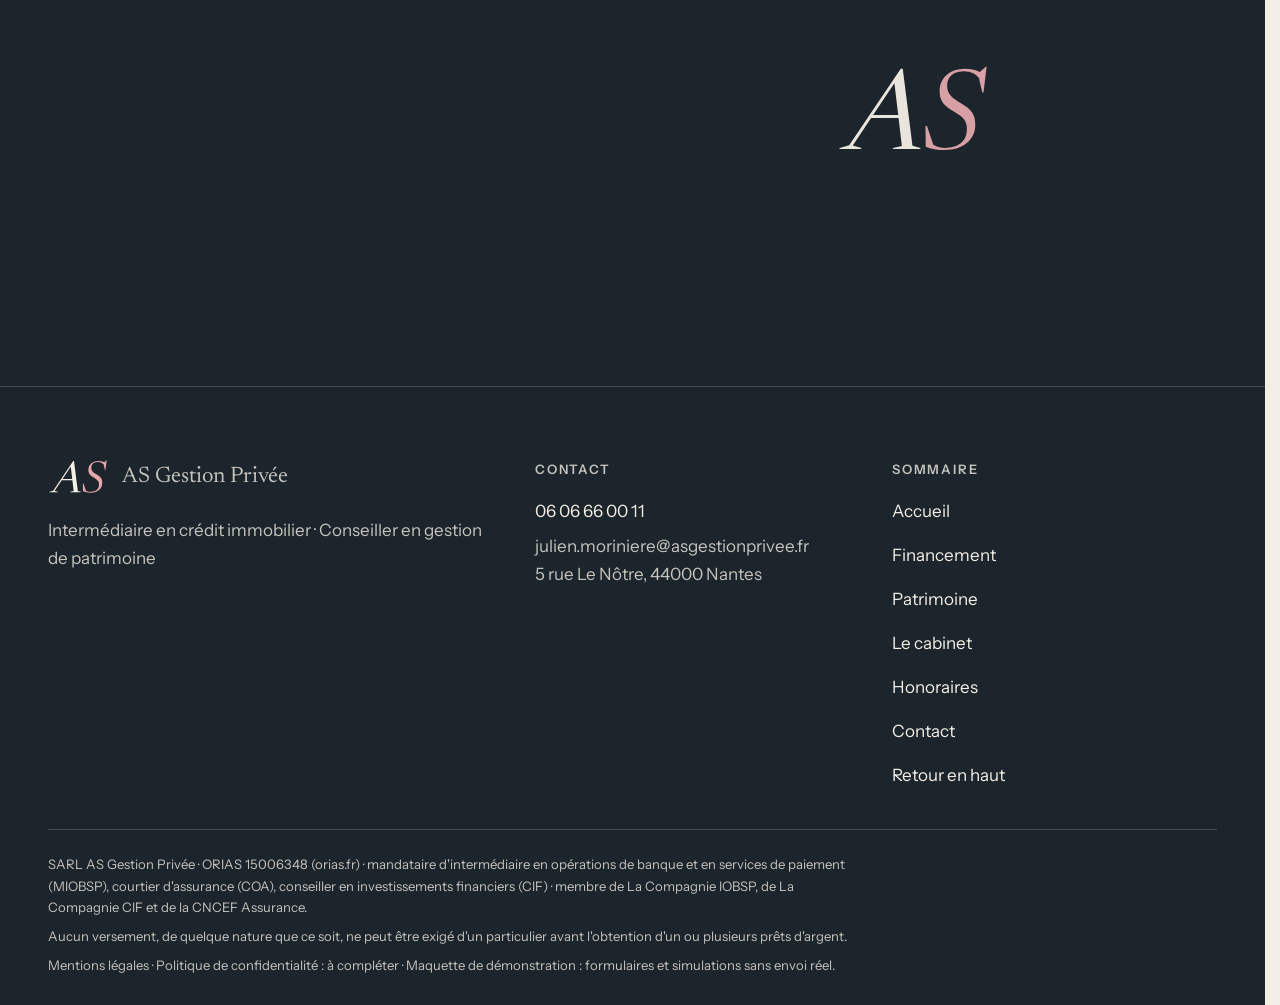
<file: honoraires.html>
<!doctype html>
<html lang="fr" data-v="2" data-curseur>
<head>
<meta charset="utf-8">
<meta name="viewport" content="width=device-width, initial-scale=1, viewport-fit=cover">
<title>Honoraires · AS Gestion Privée, Nantes</title>
<meta name="description" content="Combien ça coûte ? Honoraires de conseil, frais de courtage inclus, assistance administrative : les trois modes de rémunération du cabinet.">
<meta name="robots" content="noindex, nofollow">
<link rel="canonical" href="https://as-gestion-privee-maquette.vercel.app/honoraires">
<style>:root{--fond:#F4EFE6;--texte:#1A1F24;--voile-fond:#1D252C;--ouverture-fond:#1D252C;--menu-fond:#1D252C}:root { --entete-h: 72px; --barres-h: 0px; } html { background: var(--fond); color: var(--texte); scrollbar-gutter: stable; } body { margin: 0; background: var(--fond); } html.js:not(.secours):not([data-arrivee="retour"]) [data-anime] { opacity: 0; } html.js:not(.secours):not([data-arrivee="retour"]) [data-anime].vu { opacity: 1; } [data-voile] { position: fixed; inset: 0; z-index: 900; background: var(--voile-fond); transform: translateY(100%); visibility: hidden; pointer-events: none; } html[data-arrivee="voile"]:not(.voile-leve):not(.secours) [data-voile] { transform: none; visibility: visible; } html.secours [data-voile] { visibility: hidden !important; } .ouverture-panneau { position: fixed; inset: 0; z-index: 850; display: none; place-content: center; justify-items: center; background: var(--ouverture-fond, var(--voile-fond)); color: var(--fond); text-align: center; } html.js[data-arrivee="intro"]:not(.secours):not(.intro-finie) .ouverture-panneau { display: grid; } html.defilement-bloque, html.defilement-bloque body, html.js[data-arrivee="intro"]:not(.secours):not(.intro-finie), html.js[data-arrivee="intro"]:not(.secours):not(.intro-finie) body, html[data-arrivee="voile"]:not(.voile-leve):not(.secours), html[data-arrivee="voile"]:not(.voile-leve):not(.secours) body { overflow: hidden; } html.js[data-arrivee="intro"]:not(.secours):not(.intro-finie) { background-color: var(--ouverture-fond, var(--voile-fond)); } html[data-arrivee="voile"]:not(.voile-leve):not(.secours) { background-color: var(--voile-fond); }</style>
<script>(function () {
var d = document.documentElement, ss = null, ls = null;
try { ss = window.sessionStorage; ls = window.localStorage; } catch (e) {}
d.classList.add('js');
var nav = performance.getEntriesByType ? performance.getEntriesByType('navigation')[0] : null;
var type = nav ? nav.type : 'navigate';
var depart = null;
try { depart = JSON.parse(ss.getItem('socle:depart') || 'null'); ss.removeItem('socle:depart'); } catch (e) {}
if (depart && !(Date.now() - depart.t < 15000)) depart = null;
var mode = type === 'back_forward' ? 'retour' : type === 'reload' ? 'intro' : depart ? 'voile' : 'intro';
d.setAttribute('data-arrivee', mode);
if (mode === 'voile' && depart.couleur) d.style.setProperty('--voile-fond', depart.couleur);
if (type === 'reload' && 'scrollRestoration' in history) {
history.scrollRestoration = 'manual';
}
try {
var choisie = ls && ls.getItem('socle:langue');
var langue = (d.lang || '').slice(0, 2);
if (choisie && choisie !== langue && type === 'navigate' && !depart) {
var alt = document.querySelector('link[rel="alternate"][hreflang="' + choisie + '"]');
if (alt) location.replace(new URL(alt.href).pathname + location.search + location.hash);
}
} catch (e) {}
setTimeout(function () { if (!d.classList.contains('demarre')) d.classList.add('secours'); }, 2000);
})();</script>
<link rel="preload" href="/assets/fonts/newsreader.woff2" as="font" type="font/woff2" crossorigin>
<link rel="preload" href="/assets/fonts/newsreader-italique.woff2" as="font" type="font/woff2" crossorigin>
<link rel="preload" href="/assets/fonts/instrument-sans.woff2" as="font" type="font/woff2" crossorigin>
<link rel="stylesheet" href="/assets/css/socle.css?v=2">
<link rel="stylesheet" href="/assets/css/modules.css?v=2">
<link rel="stylesheet" href="/assets/css/site.css?v=2">
<link rel="modulepreload" href="/assets/js/site.js?v=2">
<link rel="modulepreload" href="/assets/js/socle/index.js?v=2">
<script src="/assets/vendor/gsap.min.js" defer></script>
<script src="/assets/vendor/ScrollTrigger.min.js" defer></script>
<script src="/assets/vendor/SplitText.min.js" defer></script>
<script type="module" src="/assets/js/site.js?v=2"></script>
<meta name="theme-color" content="#F4EFE6">
<link rel="icon" href="/assets/images/favicon.svg" type="image/svg+xml">
<link rel="apple-touch-icon" href="/assets/images/apple-touch-icon.png">
<meta property="og:type" content="website">
<meta property="og:site_name" content="AS Gestion Privée">
<meta property="og:locale" content="fr_FR">
<meta property="og:title" content="Honoraires · AS Gestion Privée, Nantes">
<meta property="og:description" content="Combien ça coûte ? Honoraires de conseil, frais de courtage inclus, assistance administrative : les trois modes de rémunération du cabinet.">
<meta property="og:url" content="https://as-gestion-privee-maquette.vercel.app/honoraires">
<meta property="og:image" content="https://as-gestion-privee-maquette.vercel.app/assets/partage/honoraires-fr.jpg">
<meta property="og:image:width" content="1200">
<meta property="og:image:height" content="630">
<meta property="og:image:alt" content="Honoraires : combien ça coûte ?">
<meta name="twitter:card" content="summary_large_image">
<script type="application/ld+json">{"@context":"https://schema.org","@type":"FinancialService","name":"AS Gestion Privée","legalName":"AS GESTION PRIVEE","url":"https://as-gestion-privee-maquette.vercel.app/","telephone":"+33606660011","email":"julien.moriniere@asgestionprivee.fr","foundingDate":"2015","founder":{"@type":"Person","name":"Julien Morinière"},"address":{"@type":"PostalAddress","streetAddress":"5 rue Le Nôtre","postalCode":"44000","addressLocality":"Nantes","addressCountry":"FR"},"identifier":[{"@type":"PropertyValue","propertyID":"ORIAS","value":"15006348"},{"@type":"PropertyValue","propertyID":"SIREN","value":"814246815"}],"description":"Intermédiaire en crédit immobilier et conseiller en gestion de patrimoine à Nantes : financement, placements, immobilier, assurances."}</script>
</head>
<body id="haut">
<div data-voile data-forme="rideau" aria-hidden="true"><div class="voile-contenu"><img src="/assets/images/logo-clair.svg" alt="" width="56" height="56"><span data-voile-libelle>Honoraires</span></div></div>
<div class="ouverture-panneau" data-ouverture aria-hidden="true">
  <div class="intro-mono" data-ouverture-objet><svg viewBox="-224 -74 2773 1624" aria-hidden="true"><path class="intro-a" d="M380 913 399 857H1070L1052 913ZM1153 1412 1298 1450 1292 1470H798L804 1450L962 1414L824 250H848L78 1407L234 1450L228 1470H-164L-158 1450L13 1404L942 20H978Z"/><path class="intro-s" d="M2375 221Q2332 153 2256.5 109.5Q2181 66 2080 66Q1982 66 1914.5 98.0Q1847 130 1812.0 189.5Q1777 249 1777 331Q1777 412 1809.5 466.0Q1842 520 1895.0 558.5Q1948 597 2010 634Q2072 671 2135.5 717.0Q2199 763 2242.0 835.5Q2285 908 2285 1026Q2285 1162 2216.5 1267.0Q2148 1372 2023.0 1431.0Q1898 1490 1728 1490Q1635 1490 1548.0 1474.5Q1461 1459 1392 1428L1387 1057H1415L1546 1448L1449 1344Q1515 1393 1579.5 1421.5Q1644 1450 1740 1450Q1859 1450 1947.5 1413.0Q2036 1376 2084.5 1299.5Q2133 1223 2133 1105Q2133 1027 2105.5 974.0Q2078 921 2034.0 884.0Q1990 847 1940.0 819.0Q1890 791 1846 763Q1787 725 1740.5 681.5Q1694 638 1667.5 576.5Q1641 515 1641 425Q1641 306 1698.5 215.0Q1756 124 1861.5 72.0Q1967 20 2109 20Q2214 20 2295.5 47.5Q2377 75 2457 128L2351 96L2473 -14H2489L2432 449H2411L2333 127Z"/></svg></div>
  <span class="ouverture-trait"></span>
  <p class="ouverture-ligne">Affectio societatis</p>
</div>
<a class="evitement" href="#contenu">Aller au contenu</a>
<header data-entete>
  <div class="entete-rangee">
    <a class="entete-logo" href="/" data-libelle="Accueil">
      <img src="/assets/images/logo.svg" alt="" width="51" height="30"><span>AS Gestion Privée</span>
    </a>
    <nav data-nav aria-label="Navigation principale">
      <ul><li><a href="/financement" data-libelle="Financement">Financement</a></li><li><a href="/patrimoine" data-libelle="Patrimoine">Patrimoine</a></li><li><a href="/cabinet" data-libelle="Le cabinet">Le cabinet</a></li><li><a href="/honoraires" data-libelle="Honoraires" aria-current="page">Honoraires</a></li><li><a href="/contact" data-libelle="Contact">Contact</a></li></ul>
    </nav>
    <div class="entete-actions">
      <a class="bouton" href="/contact#rendez-vous" data-libelle="Contact">Prendre rendez-vous</a>
      <button type="button" data-menu-bouton aria-controls="menu" aria-expanded="false" data-libelle-ouvrir="Menu" data-libelle-fermer="Fermer"><span data-libelle-bouton>Menu</span></button>
      <a class="menu-sansjs" href="#menu" data-menu-lien>Menu</a>
    </div>
  </div>
</header>
<script>/* Avant le premier affichage : rangées de la navigation (même règle que ajusterNav dans assets/js/socle/entete.js)
   et hauteur réelle de l'en-tête, pour que rien ne saute quand le JavaScript du site prend la main. */
(function () {
  var h = document.documentElement, u = document.querySelector('[data-nav] ul'), e = document.querySelector('[data-entete]');
  if (u) {
    var deborde = function () { return u.scrollWidth > u.clientWidth + 1; }, c = deborde();
    if (c && window.matchMedia('(min-width: 900px)').matches) {
      h.classList.add('nav-deux-rangees'); c = deborde();
      if (c) { h.classList.add('nav-deux-lignes'); var a = u.querySelector('a'); c = !a || u.getBoundingClientRect().height > a.getBoundingClientRect().height * 2.5; }
      if (c) h.classList.remove('nav-deux-rangees', 'nav-deux-lignes');
    }
    if (c) h.classList.add('nav-compacte');
  }
  if (e) h.style.setProperty('--entete-h', Math.round(e.getBoundingClientRect().height) + 'px');
})();</script>
<span id="menu-ferme" aria-hidden="true"></span>
<div id="menu" data-menu role="dialog" aria-modal="true" aria-label="Menu">
  <p class="menu-sansjs-fermer"><a href="#menu-ferme">Fermer</a></p>
  <ul><li style="--i:0"><a href="/" class="menu-lien" data-libelle="Accueil">Accueil</a></li><li style="--i:1"><a href="/financement" class="menu-lien" data-libelle="Financement">Financement</a></li><li style="--i:2"><a href="/patrimoine" class="menu-lien" data-libelle="Patrimoine">Patrimoine</a></li><li style="--i:3"><a href="/cabinet" class="menu-lien" data-libelle="Le cabinet">Le cabinet</a></li><li style="--i:4"><a href="/honoraires" class="menu-lien" data-libelle="Honoraires" aria-current="page">Honoraires</a></li><li style="--i:5"><a href="/contact" class="menu-lien" data-libelle="Contact">Contact</a></li></ul>
  <p><a class="bouton" href="tel:+33606660011">Appeler 06 06 66 00 11</a></p>
</div>
<main id="contenu" tabindex="-1">
<section class="ouv ouv-question-section conteneur" id="debut">
  <div class="ouv-question-texte"><p class="surtitre ouv-suite" data-anime="gsap">Honoraires</p>
    <h1 class="" data-anime="gsap"><span class="ligne-masque"><span class="ouv-ligne">Combien</span></span><span class="ligne-masque"><span class="ouv-ligne"><em>ça coûte ?</em></span></span></h1>
    <p class="ouv-texte ouv-suite" data-anime="gsap">Trois modes de rémunération, selon la mission. La rémunération du cabinet est liée au service rendu.</p>
    <p class="ouv-actions ouv-suite" data-anime="gsap"><a href="/contact?sujet=honoraires#rendez-vous" class="bouton" data-libelle="Contact" data-action-principale data-survol="magnetique">En parler avec Julien</a></p>
    <p class="ouv-info ouv-suite" data-info-cle data-anime="gsap">Aucun versement avant l&#39;obtention de votre prêt</p></div>
  <div class="ouv-question-cadre" data-iris-centre data-effet="interrogation">
    <svg class="ouv-question" viewBox="0 0 300 420" aria-hidden="true" data-visuel>
      <path d="M70 120 C 70 50, 130 20, 170 22 C 225 25, 250 70, 248 110 C 245 160, 200 180, 175 205 C 155 225, 150 245, 150 290" pathLength="1"/>
      <circle cx="150" cy="355" r="18"/>
    </svg>
  </div>
</section>
<section class="ofr modes conteneur" id="modes" data-module="offre-a-tiroirs">
  <div class="ofr__tete"><div class="tete-section tete-section--large">
  <p class="surtitre">Trois modes</p>
  <h2 class="titre-section" data-anime="lignes">Selon <em>la mission.</em></h2>
</div></div>
  <div class="ofr__corps">
    <ol class="ofr__tiroirs">
      <li class="ofr__tiroir" id="conseil" data-sujet="Honoraires de conseil">
        <h3 class="ofr__titre"><button type="button" class="ofr__poignee">
          <span class="ofr__nom">Honoraires de conseil</span><span class="ofr__resume">Audit de patrimoine, SCI, donation</span><span class="ofr__prix">selon la complexité</span>
        </button></h3>
        <div class="ofr__contenu"><div class="ofr__interieur">
          <p>Pour des missions de conseil comme un audit de patrimoine, la création d&#39;une SCI ou une donation. Le montant est fonction de la complexité du sujet soumis.</p>
          <ul><li>Audit de patrimoine</li><li>Création d&#39;une SCI</li><li>Donation</li></ul>
          <a href="/contact?sujet=patrimoine#rendez-vous" class="bouton ofr__parler" data-libelle="Contact">En parler</a>
        </div></div>
      </li><li class="ofr__tiroir" id="courtage" data-sujet="Frais de courtage">
        <h3 class="ofr__titre"><button type="button" class="ofr__poignee">
          <span class="ofr__nom">Frais de courtage</span><span class="ofr__resume">Immobilier, financement, contrats, placements</span><span class="ofr__prix">inclus</span>
        </button></h3>
        <div class="ofr__contenu"><div class="ofr__interieur">
          <p>Pour un investissement immobilier, son financement, des contrats ou des placements financiers : les frais sont inclus dans une solution clé en main.</p>
          <ul><li>Investissement immobilier et financement</li><li>Contrats d&#39;assurance</li><li>Placements financiers</li></ul>
          <a href="/contact?sujet=financement#rendez-vous" class="bouton ofr__parler" data-libelle="Contact">En parler</a>
        </div></div>
      </li><li class="ofr__tiroir" id="assistance" data-sujet="Assistance administrative">
        <h3 class="ofr__titre"><button type="button" class="ofr__poignee">
          <span class="ofr__nom">Assistance administrative</span><span class="ofr__resume">Services à la personne</span><span class="ofr__prix">50 % déductibles*</span>
        </button></h3>
        <div class="ofr__contenu"><div class="ofr__interieur">
          <p>Vous bénéficiez de 50 % de réduction ou de crédit d&#39;impôt sur les sommes versées au titre des services à la personne (loi Borloo).</p>
          <ul><li>* Sous réserve de la déclaration du cabinet comme organisme de services à la personne.</li></ul>
          <a href="/contact?sujet=autre#rendez-vous" class="bouton ofr__parler" data-libelle="Contact">En parler</a>
        </div></div>
      </li>
    </ol>
  </div>
</section>
<section class="calcul theme-sombre" id="calcul">
  <div class="conteneur calcul-grille">
    <div class="tete-section ">
  <p class="surtitre">Assistance administrative</p>
  <h2 class="titre-section" data-anime="lignes">Le coût réel, <em>après crédit d'impôt.</em></h2>
  <p class="tete-texte" data-anime>Les sommes versées au titre des services à la personne ouvrent droit à 50 % de réduction ou de crédit d&#39;impôt, dans la limite des plafonds annuels.</p>
</div>
    <form class="calcul-carte" data-effet="credit-impot" novalidate>
      <div class="simu-champ">
        <label for="ci-montant">Sommes versées dans l&#39;année</label>
        <output for="ci-montant" class="simu-valeur" data-valeur-de="ci-montant" data-unite="€">1 200 €</output>
        <input type="range" id="ci-montant" name="ci-montant" min="100" max="6000" step="100" value="1200">
      </div>
      <div class="ci-barres" data-visuel aria-hidden="true"><span class="ci-reste"></span><span class="ci-credit"></span></div>
      <dl class="simu-chiffres">
        <div><dt>Crédit ou réduction d&#39;impôt (50 %)</dt><dd data-sortie="credit" data-prix>0 €</dd></div>
        <div class="simu-principal"><dt>Reste à votre charge</dt><dd data-sortie="reste" data-prix>0 €</dd></div>
      </dl>
      <p class="simu-aide">Sous réserve de la déclaration du cabinet comme organisme de services à la personne. Calcul indicatif.</p>
    </form>
  </div>
</section>
<section class="faq conteneur" id="questions">
  <h2 class="titre-section" data-anime="lignes">Questions <em>fréquentes.</em></h2>
  <div class="faq-liste" data-anime="cascade"><details class="faq-item"><summary>Quand les frais de courtage sont-ils dus ?</summary><p>Aucun versement, de quelque nature que ce soit, ne peut être exigé d&#39;un particulier avant l&#39;obtention d&#39;un ou plusieurs prêts d&#39;argent.</p></details><details class="faq-item"><summary>Comment est fixé le montant des honoraires de conseil ?</summary><p>Il est fonction de la complexité du sujet soumis : un audit de patrimoine, la création d&#39;une SCI ou une donation ne demandent pas le même travail.</p></details><details class="faq-item"><summary>Qu&#39;appelle-t-on solution clé en main ?</summary><p>Pour un investissement immobilier, son financement, des contrats ou des placements, les frais sont inclus dans la solution proposée.</p></details></div>
</section>
<section class="mentions conteneur" id="mentions" data-sans-effet data-sans-visuel>
  <p data-anime>Aucun versement, de quelque nature que ce soit, ne peut être exigé d&#39;un particulier avant l&#39;obtention d&#39;un ou plusieurs prêts d&#39;argent. Un crédit vous engage et doit être remboursé. Vérifiez vos capacités de remboursement avant de vous engager.</p>
</section>
<section class="appel theme-sombre" id="appel">
  <div class="conteneur appel-grille">
    <div class="appel-texte">
      <h2 class="titre-section" data-anime="lignes">Parlons de <em>votre projet.</em></h2>
      <p data-anime>Un premier échange pour faire le point sur votre situation, vos objectifs et votre calendrier.</p>
      <p class="appel-actions" data-anime>
        <a href="/contact#rendez-vous" class="bouton bouton--clair" data-libelle="Contact" data-survol="magnetique">Prendre rendez-vous</a>
        <span class="appel-ou">ou appelez le <a href="tel:+33606660011">06 06 66 00 11</a></span>
      </p>
    </div>
    <div class="appel-visuel" data-visuel><svg class="deux-traits deux-traits--appel" viewBox="0 0 1200 220" preserveAspectRatio="xMidYMid meet" aria-hidden="true" data-effet="deux-traits" data-visuel>
  <path class="dt-a" d="M0 40 C 260 40, 420 196, 600 110" pathLength="1"/>
  <path class="dt-b" d="M1200 190 C 940 190, 780 24, 600 110" pathLength="1"/>
  <circle class="dt-point" cx="600" cy="110" r="11"/>
  <circle class="dt-halo" cx="600" cy="110" r="26"/>
</svg><img class="appel-mono" src="/assets/images/logo-clair.svg" alt="" width="170" height="100"></div>
  </div>
</section>
</main>
<footer class="pied" id="pied">
  <div class="conteneur pied-grille">
    <div class="pied-marque">
      <p class="pied-logo"><img src="/assets/images/logo-clair.svg" alt="" width="68" height="40"><strong>AS Gestion Privée</strong></p>
      <p>Intermédiaire en crédit immobilier · Conseiller en gestion de patrimoine</p>
    </div>
    <div>
      <p class="pied-titre">Contact</p>
      <p><a href="tel:+33606660011">06 06 66 00 11</a><br><span class="selectionnable">julien.moriniere@asgestionprivee.fr</span><br>5 rue Le Nôtre, 44000 Nantes</p>
    </div>
    <nav aria-label="Sommaire">
      <p class="pied-titre">Sommaire</p>
      <ul><li><a href="/" data-libelle="Accueil">Accueil</a></li><li><a href="/financement" data-libelle="Financement">Financement</a></li><li><a href="/patrimoine" data-libelle="Patrimoine">Patrimoine</a></li><li><a href="/cabinet" data-libelle="Le cabinet">Le cabinet</a></li><li><a href="/honoraires" data-libelle="Honoraires" aria-current="page">Honoraires</a></li><li><a href="/contact" data-libelle="Contact">Contact</a></li><li><a href="#haut" data-sans-transition>Retour en haut</a></li></ul>
    </nav>
  </div>
  <div class="conteneur pied-bas">
    <p>SARL AS Gestion Privée · ORIAS 15006348 (orias.fr) · mandataire d&#39;intermédiaire en opérations de banque et en services de paiement (MIOBSP), courtier d&#39;assurance (COA), conseiller en investissements financiers (CIF) · membre de La Compagnie IOBSP, de La Compagnie CIF et de la CNCEF Assurance.</p>
    <p>Aucun versement, de quelque nature que ce soit, ne peut être exigé d&#39;un particulier avant l&#39;obtention d&#39;un ou plusieurs prêts d&#39;argent.</p>
    <p>Mentions légales · Politique de confidentialité : à compléter · Maquette de démonstration : formulaires et simulations sans envoi réel.</p>
  </div>
</footer>
<div data-barre-fixe>
  <a class="bouton bouton--contour" href="tel:+33606660011">Appeler</a>
  <a class="bouton" href="/contact#rendez-vous" data-libelle="Contact">Prendre rendez-vous</a>
</div>
</body>
</html>
</file>
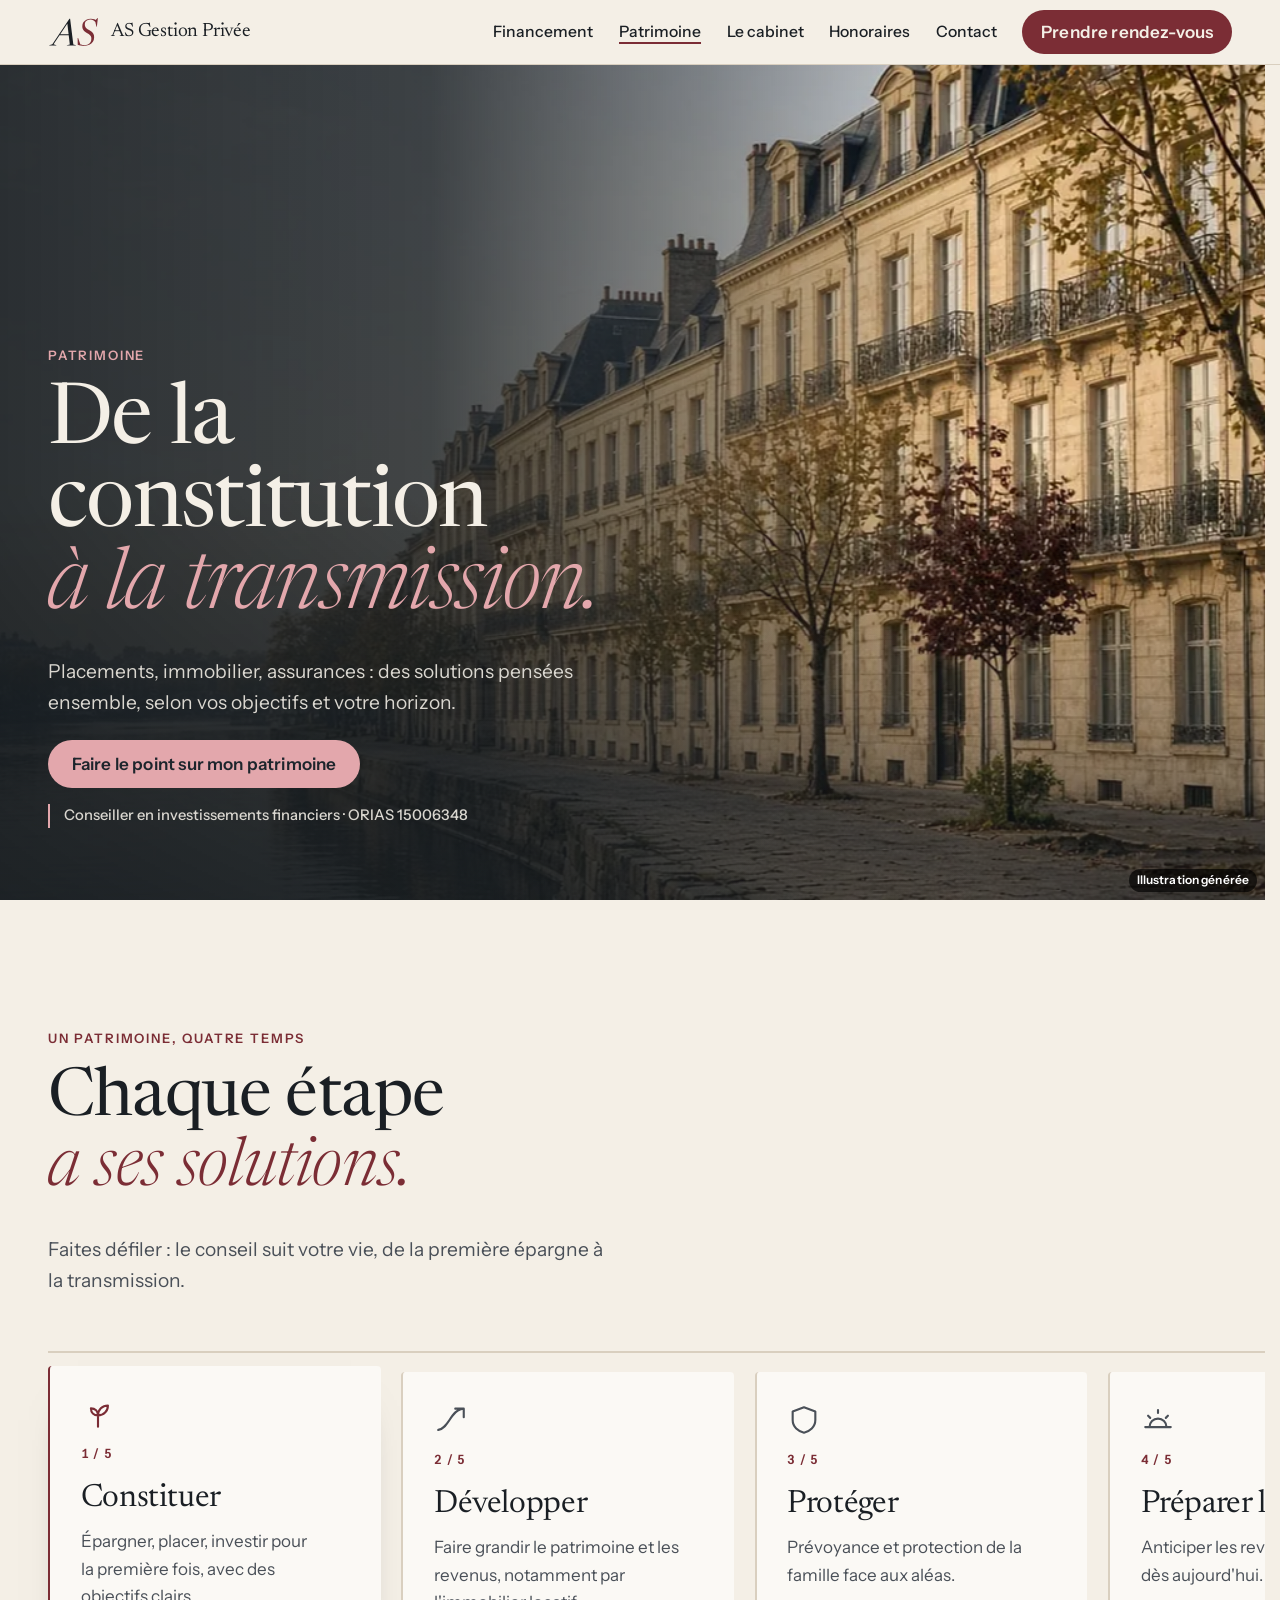
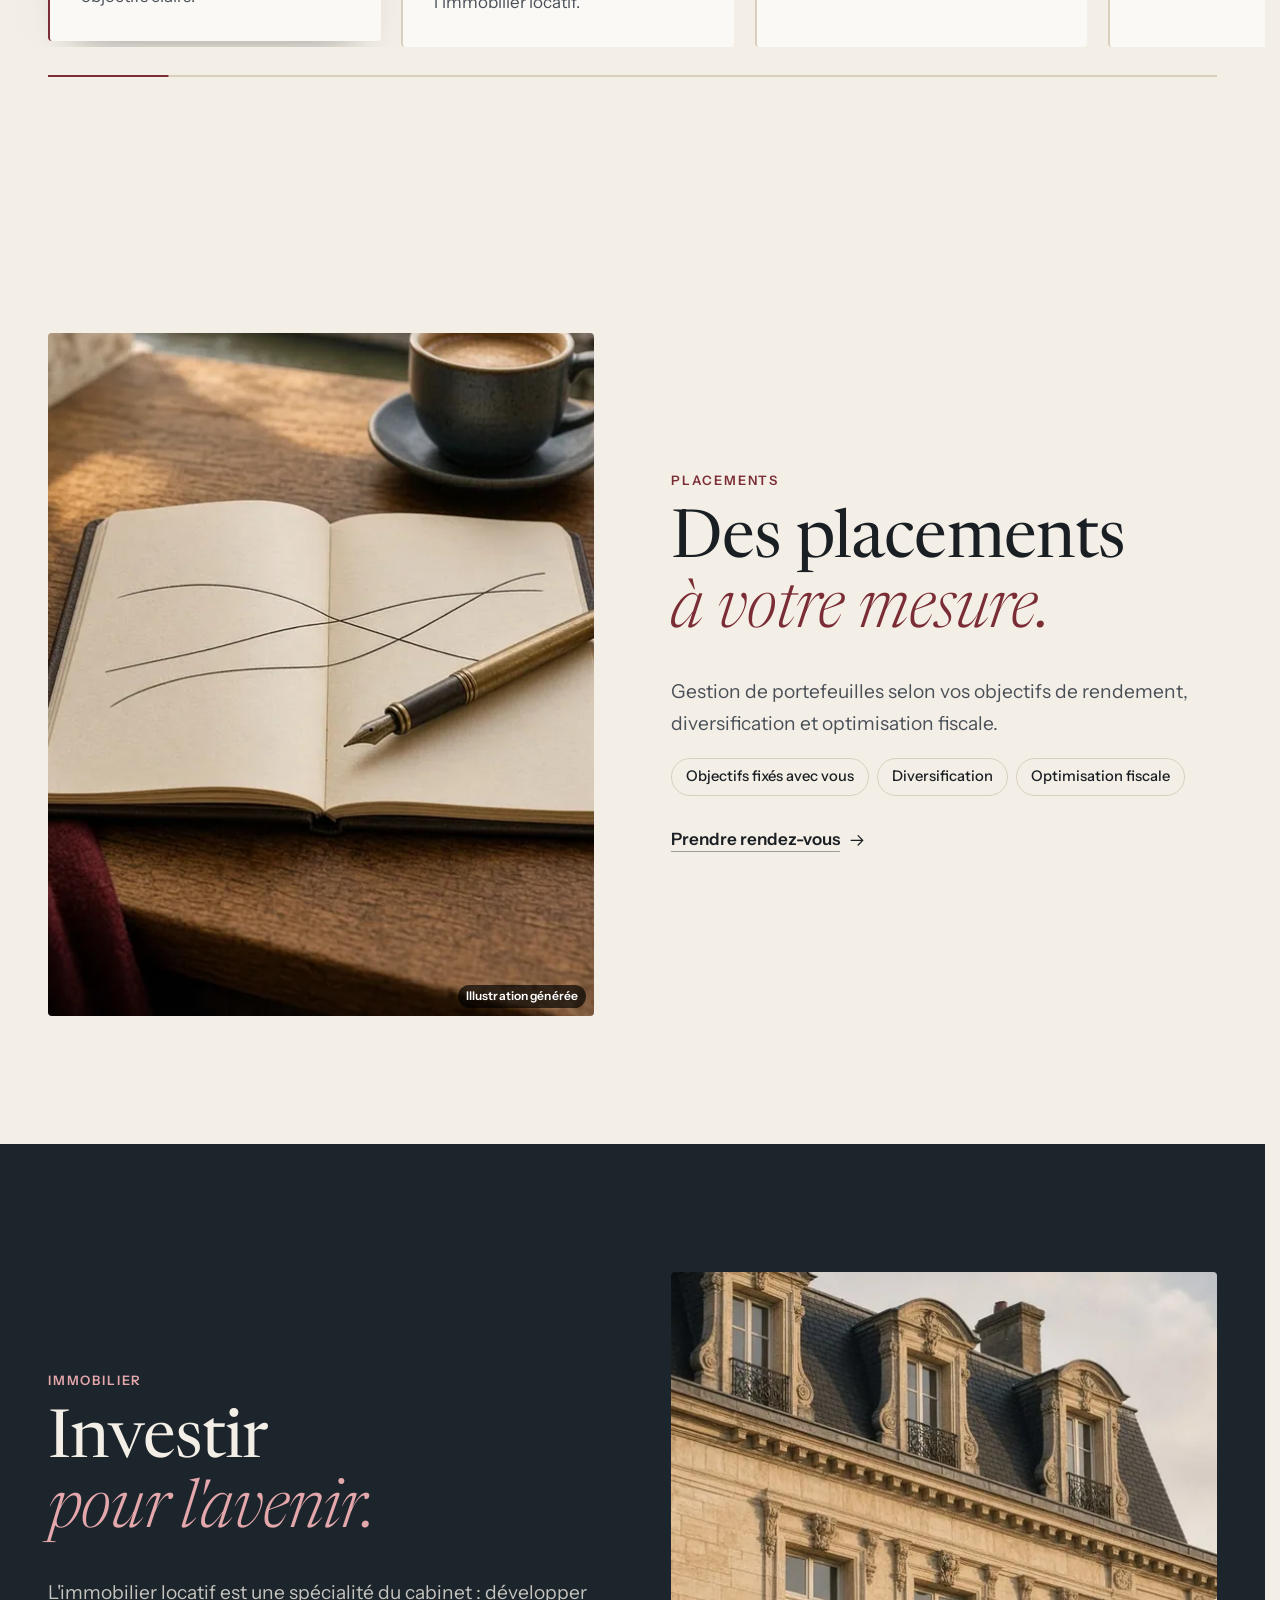
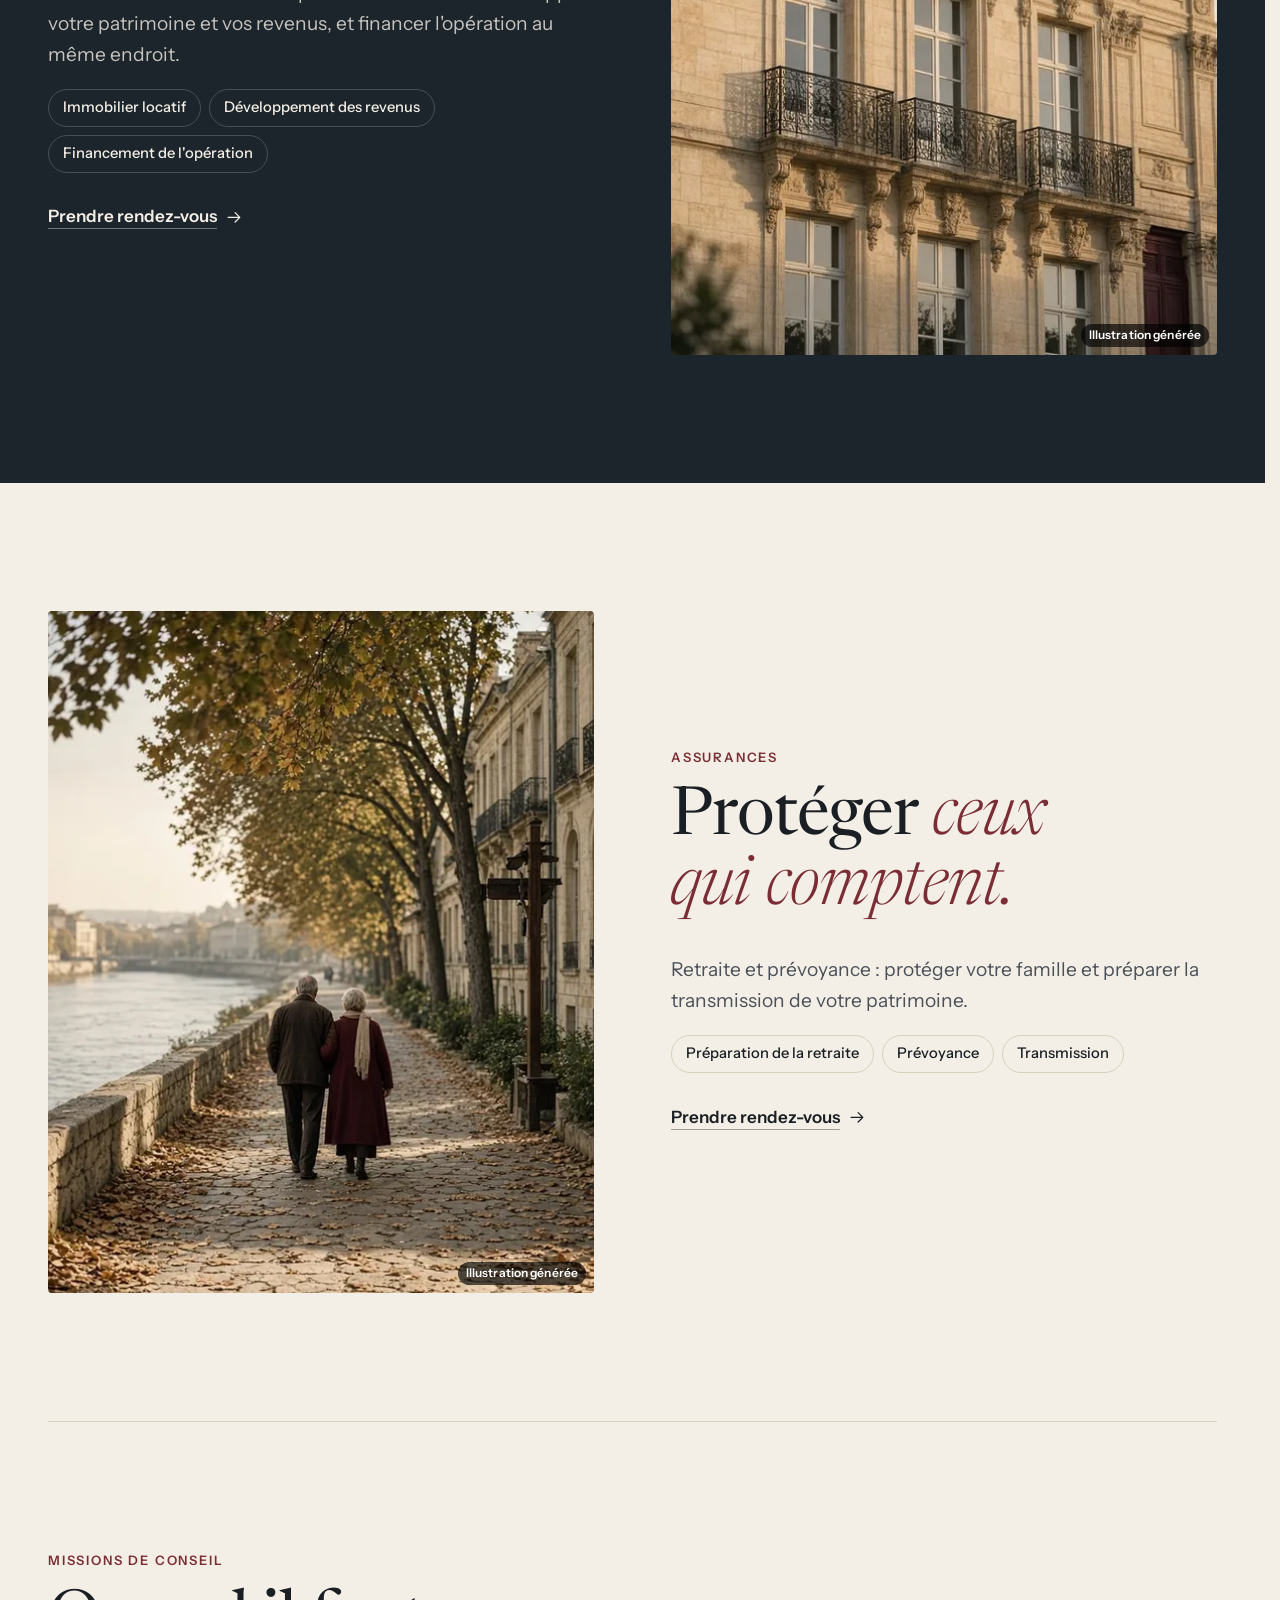
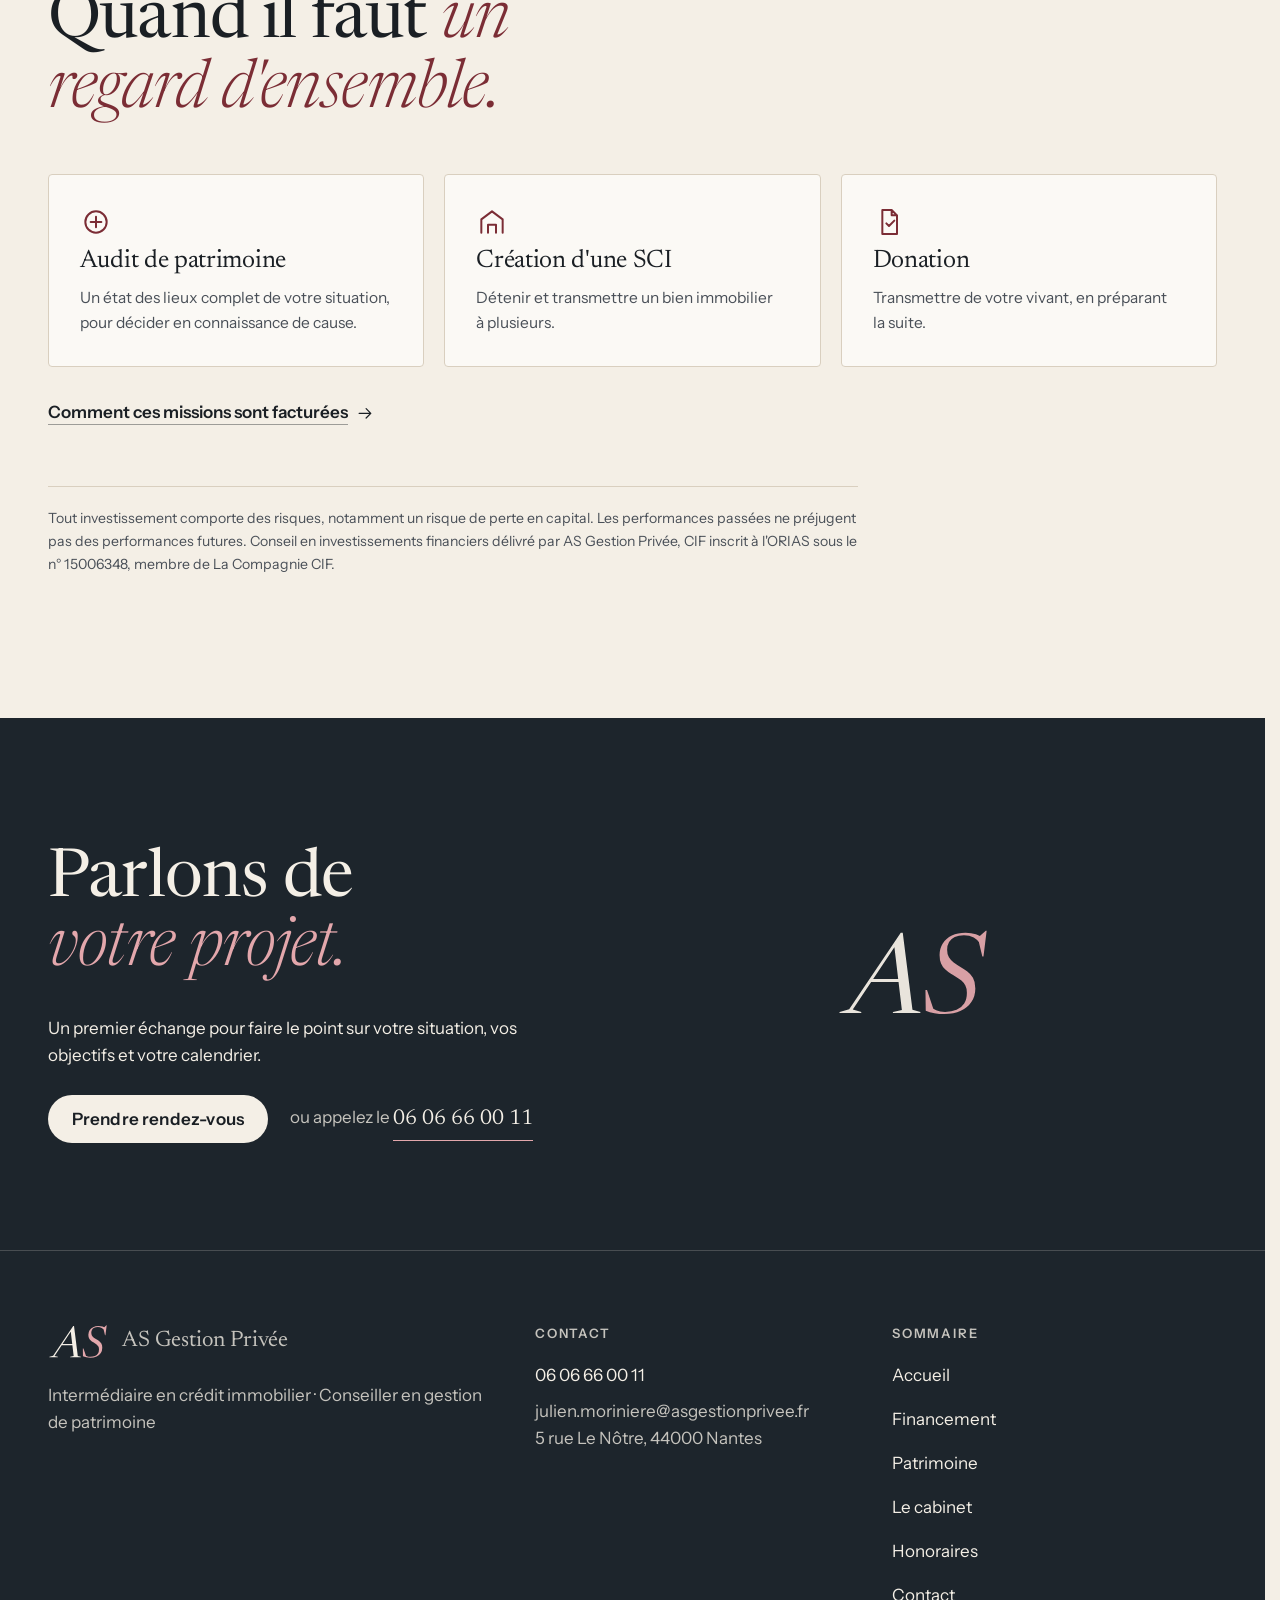
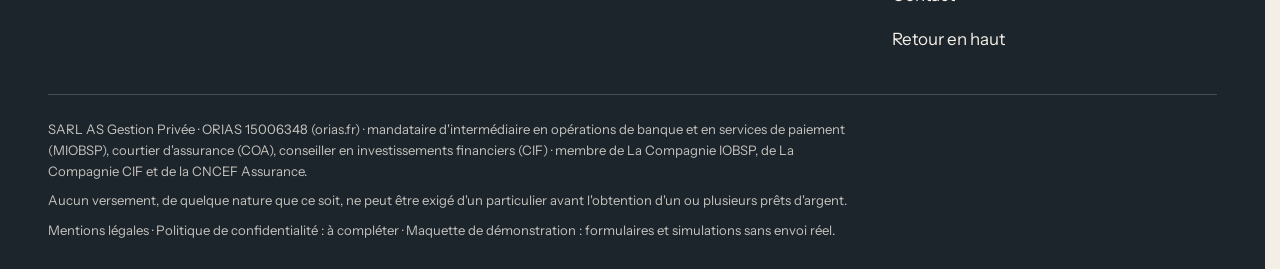
<file: patrimoine.html>
<!doctype html>
<html lang="fr" data-v="2" data-curseur>
<head>
<meta charset="utf-8">
<meta name="viewport" content="width=device-width, initial-scale=1, viewport-fit=cover">
<title>Patrimoine · AS Gestion Privée, Nantes</title>
<meta name="description" content="Placements, immobilier, assurances : un accompagnement de la constitution à la transmission de votre patrimoine.">
<meta name="robots" content="noindex, nofollow">
<link rel="canonical" href="https://as-gestion-privee-maquette.vercel.app/patrimoine">
<style>:root{--fond:#F4EFE6;--texte:#1A1F24;--voile-fond:#1D252C;--ouverture-fond:#1D252C;--menu-fond:#1D252C}:root { --entete-h: 72px; --barres-h: 0px; } html { background: var(--fond); color: var(--texte); scrollbar-gutter: stable; } body { margin: 0; background: var(--fond); } html.js:not(.secours):not([data-arrivee="retour"]) [data-anime] { opacity: 0; } html.js:not(.secours):not([data-arrivee="retour"]) [data-anime].vu { opacity: 1; } [data-voile] { position: fixed; inset: 0; z-index: 900; background: var(--voile-fond); transform: translateY(100%); visibility: hidden; pointer-events: none; } html[data-arrivee="voile"]:not(.voile-leve):not(.secours) [data-voile] { transform: none; visibility: visible; } html.secours [data-voile] { visibility: hidden !important; } .ouverture-panneau { position: fixed; inset: 0; z-index: 850; display: none; place-content: center; justify-items: center; background: var(--ouverture-fond, var(--voile-fond)); color: var(--fond); text-align: center; } html.js[data-arrivee="intro"]:not(.secours):not(.intro-finie) .ouverture-panneau { display: grid; } html.defilement-bloque, html.defilement-bloque body, html.js[data-arrivee="intro"]:not(.secours):not(.intro-finie), html.js[data-arrivee="intro"]:not(.secours):not(.intro-finie) body, html[data-arrivee="voile"]:not(.voile-leve):not(.secours), html[data-arrivee="voile"]:not(.voile-leve):not(.secours) body { overflow: hidden; } html.js[data-arrivee="intro"]:not(.secours):not(.intro-finie) { background-color: var(--ouverture-fond, var(--voile-fond)); } html[data-arrivee="voile"]:not(.voile-leve):not(.secours) { background-color: var(--voile-fond); }</style>
<script>(function () {
var d = document.documentElement, ss = null, ls = null;
try { ss = window.sessionStorage; ls = window.localStorage; } catch (e) {}
d.classList.add('js');
var nav = performance.getEntriesByType ? performance.getEntriesByType('navigation')[0] : null;
var type = nav ? nav.type : 'navigate';
var depart = null;
try { depart = JSON.parse(ss.getItem('socle:depart') || 'null'); ss.removeItem('socle:depart'); } catch (e) {}
if (depart && !(Date.now() - depart.t < 15000)) depart = null;
var mode = type === 'back_forward' ? 'retour' : type === 'reload' ? 'intro' : depart ? 'voile' : 'intro';
d.setAttribute('data-arrivee', mode);
if (mode === 'voile' && depart.couleur) d.style.setProperty('--voile-fond', depart.couleur);
if (type === 'reload' && 'scrollRestoration' in history) {
history.scrollRestoration = 'manual';
}
try {
var choisie = ls && ls.getItem('socle:langue');
var langue = (d.lang || '').slice(0, 2);
if (choisie && choisie !== langue && type === 'navigate' && !depart) {
var alt = document.querySelector('link[rel="alternate"][hreflang="' + choisie + '"]');
if (alt) location.replace(new URL(alt.href).pathname + location.search + location.hash);
}
} catch (e) {}
setTimeout(function () { if (!d.classList.contains('demarre')) d.classList.add('secours'); }, 2000);
})();</script>
<link rel="preload" href="/assets/fonts/newsreader.woff2" as="font" type="font/woff2" crossorigin>
<link rel="preload" href="/assets/fonts/newsreader-italique.woff2" as="font" type="font/woff2" crossorigin>
<link rel="preload" href="/assets/fonts/instrument-sans.woff2" as="font" type="font/woff2" crossorigin>
<link rel="stylesheet" href="/assets/css/socle.css?v=2">
<link rel="stylesheet" href="/assets/css/modules.css?v=2">
<link rel="stylesheet" href="/assets/css/site.css?v=2">
<link rel="modulepreload" href="/assets/js/site.js?v=2">
<link rel="modulepreload" href="/assets/js/socle/index.js?v=2">
<script src="/assets/vendor/gsap.min.js" defer></script>
<script src="/assets/vendor/ScrollTrigger.min.js" defer></script>
<script src="/assets/vendor/SplitText.min.js" defer></script>
<script type="module" src="/assets/js/site.js?v=2"></script>
<meta name="theme-color" content="#F4EFE6">
<link rel="icon" href="/assets/images/favicon.svg" type="image/svg+xml">
<link rel="apple-touch-icon" href="/assets/images/apple-touch-icon.png">
<meta property="og:type" content="website">
<meta property="og:site_name" content="AS Gestion Privée">
<meta property="og:locale" content="fr_FR">
<meta property="og:title" content="Patrimoine · AS Gestion Privée, Nantes">
<meta property="og:description" content="Placements, immobilier, assurances : un accompagnement de la constitution à la transmission de votre patrimoine.">
<meta property="og:url" content="https://as-gestion-privee-maquette.vercel.app/patrimoine">
<meta property="og:image" content="https://as-gestion-privee-maquette.vercel.app/assets/partage/patrimoine-fr.jpg">
<meta property="og:image:width" content="1200">
<meta property="og:image:height" content="630">
<meta property="og:image:alt" content="Patrimoine : de la constitution à la transmission">
<meta name="twitter:card" content="summary_large_image">
<script type="application/ld+json">{"@context":"https://schema.org","@type":"FinancialService","name":"AS Gestion Privée","legalName":"AS GESTION PRIVEE","url":"https://as-gestion-privee-maquette.vercel.app/","telephone":"+33606660011","email":"julien.moriniere@asgestionprivee.fr","foundingDate":"2015","founder":{"@type":"Person","name":"Julien Morinière"},"address":{"@type":"PostalAddress","streetAddress":"5 rue Le Nôtre","postalCode":"44000","addressLocality":"Nantes","addressCountry":"FR"},"identifier":[{"@type":"PropertyValue","propertyID":"ORIAS","value":"15006348"},{"@type":"PropertyValue","propertyID":"SIREN","value":"814246815"}],"description":"Intermédiaire en crédit immobilier et conseiller en gestion de patrimoine à Nantes : financement, placements, immobilier, assurances."}</script>
</head>
<body id="haut">
<div data-voile data-forme="rideau" aria-hidden="true"><div class="voile-contenu"><img src="/assets/images/logo-clair.svg" alt="" width="56" height="56"><span data-voile-libelle>Patrimoine</span></div></div>
<div class="ouverture-panneau" data-ouverture aria-hidden="true">
  <div class="intro-mono" data-ouverture-objet><svg viewBox="-224 -74 2773 1624" aria-hidden="true"><path class="intro-a" d="M380 913 399 857H1070L1052 913ZM1153 1412 1298 1450 1292 1470H798L804 1450L962 1414L824 250H848L78 1407L234 1450L228 1470H-164L-158 1450L13 1404L942 20H978Z"/><path class="intro-s" d="M2375 221Q2332 153 2256.5 109.5Q2181 66 2080 66Q1982 66 1914.5 98.0Q1847 130 1812.0 189.5Q1777 249 1777 331Q1777 412 1809.5 466.0Q1842 520 1895.0 558.5Q1948 597 2010 634Q2072 671 2135.5 717.0Q2199 763 2242.0 835.5Q2285 908 2285 1026Q2285 1162 2216.5 1267.0Q2148 1372 2023.0 1431.0Q1898 1490 1728 1490Q1635 1490 1548.0 1474.5Q1461 1459 1392 1428L1387 1057H1415L1546 1448L1449 1344Q1515 1393 1579.5 1421.5Q1644 1450 1740 1450Q1859 1450 1947.5 1413.0Q2036 1376 2084.5 1299.5Q2133 1223 2133 1105Q2133 1027 2105.5 974.0Q2078 921 2034.0 884.0Q1990 847 1940.0 819.0Q1890 791 1846 763Q1787 725 1740.5 681.5Q1694 638 1667.5 576.5Q1641 515 1641 425Q1641 306 1698.5 215.0Q1756 124 1861.5 72.0Q1967 20 2109 20Q2214 20 2295.5 47.5Q2377 75 2457 128L2351 96L2473 -14H2489L2432 449H2411L2333 127Z"/></svg></div>
  <span class="ouverture-trait"></span>
  <p class="ouverture-ligne">Affectio societatis</p>
</div>
<a class="evitement" href="#contenu">Aller au contenu</a>
<header data-entete>
  <div class="entete-rangee">
    <a class="entete-logo" href="/" data-libelle="Accueil">
      <img src="/assets/images/logo.svg" alt="" width="51" height="30"><span>AS Gestion Privée</span>
    </a>
    <nav data-nav aria-label="Navigation principale">
      <ul><li><a href="/financement" data-libelle="Financement">Financement</a></li><li><a href="/patrimoine" data-libelle="Patrimoine" aria-current="page">Patrimoine</a></li><li><a href="/cabinet" data-libelle="Le cabinet">Le cabinet</a></li><li><a href="/honoraires" data-libelle="Honoraires">Honoraires</a></li><li><a href="/contact" data-libelle="Contact">Contact</a></li></ul>
    </nav>
    <div class="entete-actions">
      <a class="bouton" href="/contact#rendez-vous" data-libelle="Contact">Prendre rendez-vous</a>
      <button type="button" data-menu-bouton aria-controls="menu" aria-expanded="false" data-libelle-ouvrir="Menu" data-libelle-fermer="Fermer"><span data-libelle-bouton>Menu</span></button>
      <a class="menu-sansjs" href="#menu" data-menu-lien>Menu</a>
    </div>
  </div>
</header>
<script>/* Avant le premier affichage : rangées de la navigation (même règle que ajusterNav dans assets/js/socle/entete.js)
   et hauteur réelle de l'en-tête, pour que rien ne saute quand le JavaScript du site prend la main. */
(function () {
  var h = document.documentElement, u = document.querySelector('[data-nav] ul'), e = document.querySelector('[data-entete]');
  if (u) {
    var deborde = function () { return u.scrollWidth > u.clientWidth + 1; }, c = deborde();
    if (c && window.matchMedia('(min-width: 900px)').matches) {
      h.classList.add('nav-deux-rangees'); c = deborde();
      if (c) { h.classList.add('nav-deux-lignes'); var a = u.querySelector('a'); c = !a || u.getBoundingClientRect().height > a.getBoundingClientRect().height * 2.5; }
      if (c) h.classList.remove('nav-deux-rangees', 'nav-deux-lignes');
    }
    if (c) h.classList.add('nav-compacte');
  }
  if (e) h.style.setProperty('--entete-h', Math.round(e.getBoundingClientRect().height) + 'px');
})();</script>
<span id="menu-ferme" aria-hidden="true"></span>
<div id="menu" data-menu role="dialog" aria-modal="true" aria-label="Menu">
  <p class="menu-sansjs-fermer"><a href="#menu-ferme">Fermer</a></p>
  <ul><li style="--i:0"><a href="/" class="menu-lien" data-libelle="Accueil">Accueil</a></li><li style="--i:1"><a href="/financement" class="menu-lien" data-libelle="Financement">Financement</a></li><li style="--i:2"><a href="/patrimoine" class="menu-lien" data-libelle="Patrimoine" aria-current="page">Patrimoine</a></li><li style="--i:3"><a href="/cabinet" class="menu-lien" data-libelle="Le cabinet">Le cabinet</a></li><li style="--i:4"><a href="/honoraires" class="menu-lien" data-libelle="Honoraires">Honoraires</a></li><li style="--i:5"><a href="/contact" class="menu-lien" data-libelle="Contact">Contact</a></li></ul>
  <p><a class="bouton" href="tel:+33606660011">Appeler 06 06 66 00 11</a></p>
</div>
<main id="contenu" tabindex="-1">
<section class="ouv ouv-plein theme-sombre" id="debut">
  <figure class="media ouv-plein-media" data-grok data-iris-centre data-effet="quai" style="--cadrage:62% 50%;--cadrage-mobile:50% 60%">
  <picture><source media="(max-width: 760px) and (orientation: portrait)" srcset="/assets/images/grok/patrimoine-ouverture-mobile-640.webp 640w, /assets/images/grok/patrimoine-ouverture-mobile-1080.webp 1080w" sizes="100vw">
    <img src="/assets/images/grok/patrimoine-ouverture-1280.webp" srcset="/assets/images/grok/patrimoine-ouverture-640.webp 640w, /assets/images/grok/patrimoine-ouverture-1280.webp 1280w, /assets/images/grok/patrimoine-ouverture-1920.webp 1920w" sizes="100vw" alt="Quai bordé d&#39;hôtels particuliers en pierre claire au bord d&#39;un fleuve" width="1280" height="720" fetchpriority="high" loading="eager" decoding="async">
  </picture><figcaption class="mention-ia">Illustration générée</figcaption>
</figure>
  <div class="conteneur ouv-plein-texte">
    <p class="surtitre ouv-suite" data-anime="gsap">Patrimoine</p>
    <h1 class="" data-anime="gsap"><span class="ligne-masque"><span class="ouv-ligne">De la constitution</span></span><span class="ligne-masque"><span class="ouv-ligne"><em>à la transmission.</em></span></span></h1>
    <p class="ouv-texte ouv-suite" data-anime="gsap">Placements, immobilier, assurances : des solutions pensées ensemble, selon vos objectifs et votre horizon.</p>
    <p class="ouv-actions ouv-suite" data-anime="gsap"><a href="/contact?sujet=patrimoine#rendez-vous" class="bouton" data-libelle="Contact" data-action-principale data-survol="magnetique">Faire le point sur mon patrimoine</a></p>
    <p class="ouv-info ouv-suite" data-info-cle data-anime="gsap">Conseiller en investissements financiers · ORIAS 15006348</p>
  </div>
</section>
<section class="temps" id="temps" data-effet="frise">
  <div class="conteneur"><div class="tete-section tete-section--large">
  <p class="surtitre">Un patrimoine, quatre temps</p>
  <h2 class="titre-section" data-anime="lignes">Chaque étape <em>a ses solutions.</em></h2>
  <p class="tete-texte" data-anime>Faites défiler : le conseil suit votre vie, de la première épargne à la transmission.</p>
</div></div>
  <div class="frise-fenetre" data-galerie>
    <ol class="frise-piste">
      <li class="temps-carte temps"><span class="temps-point" aria-hidden="true"></span><svg class="temps-icone" viewBox="0 0 24 24" aria-hidden="true"><path d="M12 21v-8M12 13c0-4 3-7 7-7 0 4-3 7-7 7Zm0 0c0-3-2-5-5-5 0 3 2 5 5 5Z"/></svg><span class="temps-rang" aria-hidden="true">1 / 5</span><h3>Constituer</h3><p>Épargner, placer, investir pour la première fois, avec des objectifs clairs.</p></li><li class="temps-carte temps"><span class="temps-point" aria-hidden="true"></span><svg class="temps-icone" viewBox="0 0 24 24" aria-hidden="true"><path d="M3 19c5-1 7-6 10-10s5-5 8-5M15 4h6v6"/></svg><span class="temps-rang" aria-hidden="true">2 / 5</span><h3>Développer</h3><p>Faire grandir le patrimoine et les revenus, notamment par l&#39;immobilier locatif.</p></li><li class="temps-carte temps"><span class="temps-point" aria-hidden="true"></span><svg class="temps-icone" viewBox="0 0 24 24" aria-hidden="true"><path d="M12 3l8 3v6c0 5-4 8-8 9-4-1-8-4-8-9V6z"/></svg><span class="temps-rang" aria-hidden="true">3 / 5</span><h3>Protéger</h3><p>Prévoyance et protection de la famille face aux aléas.</p></li><li class="temps-carte temps"><span class="temps-point" aria-hidden="true"></span><svg class="temps-icone" viewBox="0 0 24 24" aria-hidden="true"><path d="M3 17h18M6 17a6 6 0 0 1 12 0M12 5v2M5 9l1.5 1.5M19 9l-1.5 1.5"/></svg><span class="temps-rang" aria-hidden="true">4 / 5</span><h3>Préparer la retraite</h3><p>Anticiper les revenus de demain, dès aujourd&#39;hui.</p></li><li class="temps-carte temps"><span class="temps-point" aria-hidden="true"></span><svg class="temps-icone" viewBox="0 0 24 24" aria-hidden="true"><path d="M7 11V7a5 5 0 0 1 10 0v4M5 11h14v10H5zM12 15v2"/></svg><span class="temps-rang" aria-hidden="true">5 / 5</span><h3>Transmettre</h3><p>Donation, SCI, succession : préparer la suite, sereinement.</p></li>
    </ol>
  </div>
  <div class="conteneur frise-progres" aria-hidden="true"><span></span></div>
</section>
<section class="solution" id="placements">
  <div class="conteneur solution-grille">
    <figure class="media solution-media" data-grok data-fx="parallaxe" data-fx-force="8" style="--cadrage:50% 50%;aspect-ratio:4 / 5">
  <picture>
    <img src="/assets/images/grok/mission-placements-1280.webp" srcset="/assets/images/grok/mission-placements-640.webp 640w, /assets/images/grok/mission-placements-960.webp 960w, /assets/images/grok/mission-placements-1280.webp 1280w" sizes="(max-width: 760px) 100vw, 42vw" alt="Carnet ouvert sur des courbes tracées à l&#39;encre, un stylo plume en travers" width="1280" height="1600" loading="lazy" decoding="async">
  </picture><figcaption class="mention-ia">Illustration générée</figcaption>
</figure>
    <div class="solution-texte">
      <div class="tete-section ">
  <p class="surtitre">Placements</p>
  <h2 class="titre-section" data-anime="lignes">Des placements <em>à votre mesure.</em></h2>
  <p class="tete-texte" data-anime>Gestion de portefeuilles selon vos objectifs de rendement, diversification et optimisation fiscale.</p>
</div>
      <ul class="solution-points" data-anime="cascade"><li>Objectifs fixés avec vous</li><li>Diversification</li><li>Optimisation fiscale</li></ul>
      <p data-anime><a href="/contact?sujet=placements#rendez-vous" class="lien-fleche" data-libelle="Contact">Prendre rendez-vous<svg class="fleche" viewBox="0 0 24 24" aria-hidden="true"><path d="M4 12h15m-6-6 6 6-6 6" fill="none" stroke="currentColor" stroke-width="1.6" stroke-linecap="round" stroke-linejoin="round"/></svg></a></p>
    </div>
  </div>
</section>
<section class="solution solution--inverse theme-sombre" id="immobilier">
  <div class="conteneur solution-grille">
    <figure class="media solution-media" data-grok data-fx="parallaxe" data-fx-force="8" style="--cadrage:50% 50%;aspect-ratio:4 / 5">
  <picture>
    <img src="/assets/images/grok/mission-immobilier-1280.webp" srcset="/assets/images/grok/mission-immobilier-640.webp 640w, /assets/images/grok/mission-immobilier-960.webp 960w, /assets/images/grok/mission-immobilier-1280.webp 1280w" sizes="(max-width: 760px) 100vw, 42vw" alt="Façade d’un hôtel particulier en pierre claire aux balcons en fer forgé" width="1280" height="1600" loading="lazy" decoding="async">
  </picture><figcaption class="mention-ia">Illustration générée</figcaption>
</figure>
    <div class="solution-texte">
      <div class="tete-section ">
  <p class="surtitre">Immobilier</p>
  <h2 class="titre-section" data-anime="lignes">Investir <em>pour l'avenir.</em></h2>
  <p class="tete-texte" data-anime>L&#39;immobilier locatif est une spécialité du cabinet : développer votre patrimoine et vos revenus, et financer l&#39;opération au même endroit.</p>
</div>
      <ul class="solution-points" data-anime="cascade"><li>Immobilier locatif</li><li>Développement des revenus</li><li>Financement de l&#39;opération</li></ul>
      <p data-anime><a href="/contact?sujet=immobilier#rendez-vous" class="lien-fleche" data-libelle="Contact">Prendre rendez-vous<svg class="fleche" viewBox="0 0 24 24" aria-hidden="true"><path d="M4 12h15m-6-6 6 6-6 6" fill="none" stroke="currentColor" stroke-width="1.6" stroke-linecap="round" stroke-linejoin="round"/></svg></a></p>
    </div>
  </div>
</section>
<section class="solution" id="assurances">
  <div class="conteneur solution-grille">
    <figure class="media solution-media" data-grok data-fx="parallaxe" data-fx-force="8" style="--cadrage:50% 50%;aspect-ratio:4 / 5">
  <picture>
    <img src="/assets/images/grok/mission-assurances-1280.webp" srcset="/assets/images/grok/mission-assurances-640.webp 640w, /assets/images/grok/mission-assurances-960.webp 960w, /assets/images/grok/mission-assurances-1280.webp 1280w" sizes="(max-width: 760px) 100vw, 42vw" alt="Couple âgé marchant bras dessus bras dessous au bord d’un fleuve, vu de dos" width="1280" height="1600" loading="lazy" decoding="async">
  </picture><figcaption class="mention-ia">Illustration générée</figcaption>
</figure>
    <div class="solution-texte">
      <div class="tete-section ">
  <p class="surtitre">Assurances</p>
  <h2 class="titre-section" data-anime="lignes">Protéger <em>ceux qui comptent.</em></h2>
  <p class="tete-texte" data-anime>Retraite et prévoyance : protéger votre famille et préparer la transmission de votre patrimoine.</p>
</div>
      <ul class="solution-points" data-anime="cascade"><li>Préparation de la retraite</li><li>Prévoyance</li><li>Transmission</li></ul>
      <p data-anime><a href="/contact?sujet=assurances#rendez-vous" class="lien-fleche" data-libelle="Contact">Prendre rendez-vous<svg class="fleche" viewBox="0 0 24 24" aria-hidden="true"><path d="M4 12h15m-6-6 6 6-6 6" fill="none" stroke="currentColor" stroke-width="1.6" stroke-linecap="round" stroke-linejoin="round"/></svg></a></p>
    </div>
  </div>
</section>
<section class="conseil conteneur" id="conseil">
  <div class="tete-section tete-section--large">
  <p class="surtitre">Missions de conseil</p>
  <h2 class="titre-section" data-anime="lignes">Quand il faut <em>un regard d'ensemble.</em></h2>
</div>
  <ul class="conseil-grille" data-anime="cascade">
    <li class="conseil-carte" data-survol="incline" data-survol-force="4"><svg class="role-icone" viewBox="0 0 24 24" aria-hidden="true"><circle cx="12" cy="12" r="8"/><path d="M12 8v8M8 12h8"/></svg><h3>Audit de patrimoine</h3><p>Un état des lieux complet de votre situation, pour décider en connaissance de cause.</p></li><li class="conseil-carte" data-survol="incline" data-survol-force="4"><svg class="role-icone" viewBox="0 0 24 24" aria-hidden="true"><path d="M4 20V10l8-6 8 6v10M9 20v-6h6v6"/></svg><h3>Création d&#39;une SCI</h3><p>Détenir et transmettre un bien immobilier à plusieurs.</p></li><li class="conseil-carte" data-survol="incline" data-survol-force="4"><svg class="role-icone" viewBox="0 0 24 24" aria-hidden="true"><path d="M7 3h7l4 4v14H7zM14 3v4h4M10 13l2 2 4-4"/></svg><h3>Donation</h3><p>Transmettre de votre vivant, en préparant la suite.</p></li>
  </ul>
  <p data-anime><a href="/honoraires#conseil" class="lien-fleche" data-libelle="Honoraires">Comment ces missions sont facturées<svg class="fleche" viewBox="0 0 24 24" aria-hidden="true"><path d="M4 12h15m-6-6 6 6-6 6" fill="none" stroke="currentColor" stroke-width="1.6" stroke-linecap="round" stroke-linejoin="round"/></svg></a></p>
  <p class="risques" data-anime>Tout investissement comporte des risques, notamment un risque de perte en capital. Les performances passées ne préjugent pas des performances futures. Conseil en investissements financiers délivré par AS Gestion Privée, CIF inscrit à l&#39;ORIAS sous le n° 15006348, membre de La Compagnie CIF.</p>
</section>
<section class="appel theme-sombre" id="appel">
  <div class="conteneur appel-grille">
    <div class="appel-texte">
      <h2 class="titre-section" data-anime="lignes">Parlons de <em>votre projet.</em></h2>
      <p data-anime>Un premier échange pour faire le point sur votre situation, vos objectifs et votre calendrier.</p>
      <p class="appel-actions" data-anime>
        <a href="/contact#rendez-vous" class="bouton bouton--clair" data-libelle="Contact" data-survol="magnetique">Prendre rendez-vous</a>
        <span class="appel-ou">ou appelez le <a href="tel:+33606660011">06 06 66 00 11</a></span>
      </p>
    </div>
    <div class="appel-visuel" data-visuel><svg class="deux-traits deux-traits--appel" viewBox="0 0 1200 220" preserveAspectRatio="xMidYMid meet" aria-hidden="true" data-effet="deux-traits" data-visuel>
  <path class="dt-a" d="M0 40 C 260 40, 420 196, 600 110" pathLength="1"/>
  <path class="dt-b" d="M1200 190 C 940 190, 780 24, 600 110" pathLength="1"/>
  <circle class="dt-point" cx="600" cy="110" r="11"/>
  <circle class="dt-halo" cx="600" cy="110" r="26"/>
</svg><img class="appel-mono" src="/assets/images/logo-clair.svg" alt="" width="170" height="100"></div>
  </div>
</section>
</main>
<footer class="pied" id="pied">
  <div class="conteneur pied-grille">
    <div class="pied-marque">
      <p class="pied-logo"><img src="/assets/images/logo-clair.svg" alt="" width="68" height="40"><strong>AS Gestion Privée</strong></p>
      <p>Intermédiaire en crédit immobilier · Conseiller en gestion de patrimoine</p>
    </div>
    <div>
      <p class="pied-titre">Contact</p>
      <p><a href="tel:+33606660011">06 06 66 00 11</a><br><span class="selectionnable">julien.moriniere@asgestionprivee.fr</span><br>5 rue Le Nôtre, 44000 Nantes</p>
    </div>
    <nav aria-label="Sommaire">
      <p class="pied-titre">Sommaire</p>
      <ul><li><a href="/" data-libelle="Accueil">Accueil</a></li><li><a href="/financement" data-libelle="Financement">Financement</a></li><li><a href="/patrimoine" data-libelle="Patrimoine" aria-current="page">Patrimoine</a></li><li><a href="/cabinet" data-libelle="Le cabinet">Le cabinet</a></li><li><a href="/honoraires" data-libelle="Honoraires">Honoraires</a></li><li><a href="/contact" data-libelle="Contact">Contact</a></li><li><a href="#haut" data-sans-transition>Retour en haut</a></li></ul>
    </nav>
  </div>
  <div class="conteneur pied-bas">
    <p>SARL AS Gestion Privée · ORIAS 15006348 (orias.fr) · mandataire d&#39;intermédiaire en opérations de banque et en services de paiement (MIOBSP), courtier d&#39;assurance (COA), conseiller en investissements financiers (CIF) · membre de La Compagnie IOBSP, de La Compagnie CIF et de la CNCEF Assurance.</p>
    <p>Aucun versement, de quelque nature que ce soit, ne peut être exigé d&#39;un particulier avant l&#39;obtention d&#39;un ou plusieurs prêts d&#39;argent.</p>
    <p>Mentions légales · Politique de confidentialité : à compléter · Maquette de démonstration : formulaires et simulations sans envoi réel.</p>
  </div>
</footer>
<div data-barre-fixe>
  <a class="bouton bouton--contour" href="tel:+33606660011">Appeler</a>
  <a class="bouton" href="/contact#rendez-vous" data-libelle="Contact">Prendre rendez-vous</a>
</div>
</body>
</html>
</file>
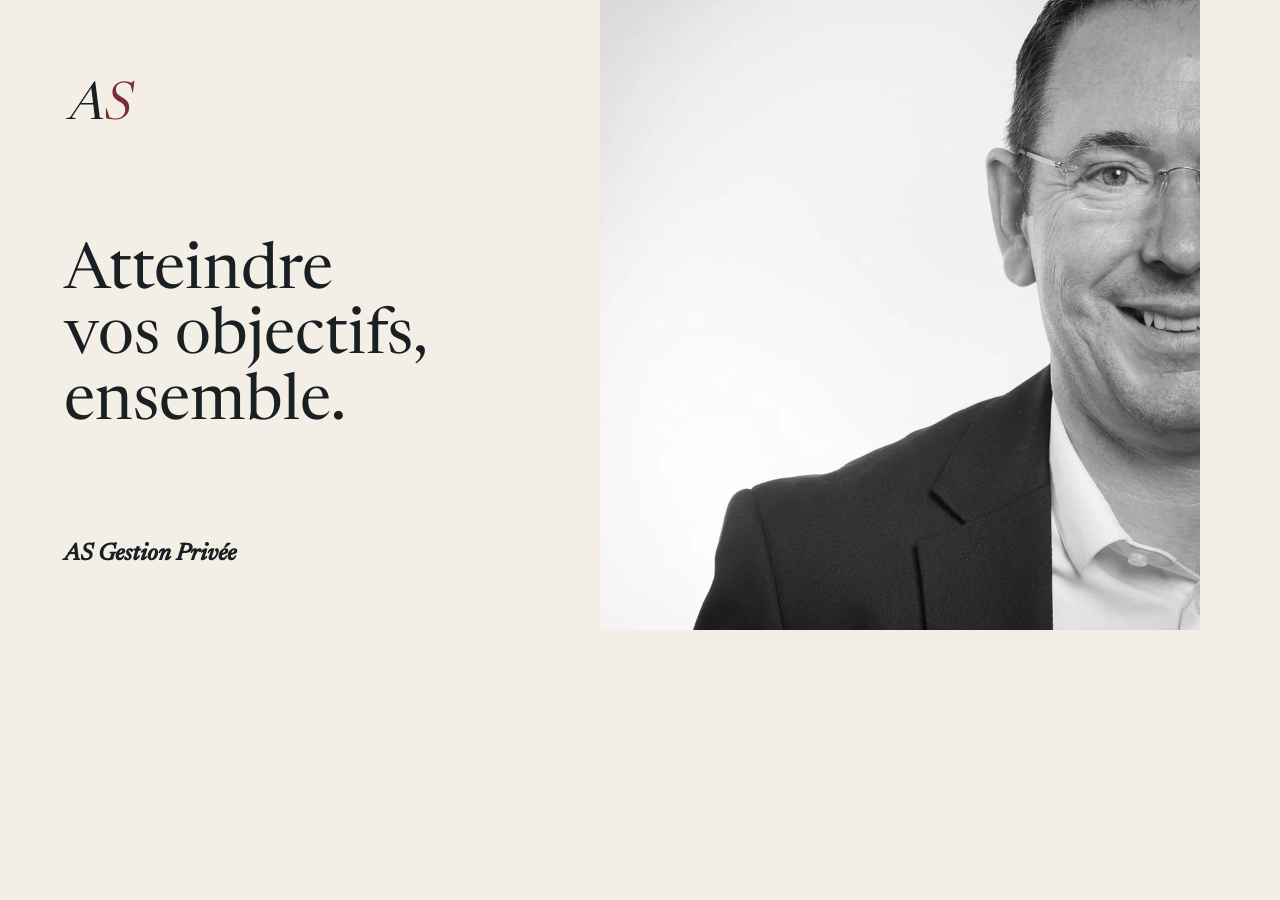
<file: _partage/accueil-fr.html>
<!doctype html>
<html lang="fr"><head><meta charset="utf-8">
<link rel="stylesheet" href="/assets/css/socle.css"><link rel="stylesheet" href="/assets/css/site.css">
<style>:root{--fond:#F4EFE6;--texte:#1A1F24}
html,body{margin:0;width:1200px;height:630px;overflow:hidden;background:var(--fond);color:var(--texte)}
.carte{display:grid;grid-template-columns:1fr 1fr;width:1200px;height:630px}
.carte-texte{display:flex;flex-direction:column;justify-content:space-between;padding:64px}
.carte-texte img{width:72px;height:72px}
.carte-titre{font-family:var(--police-titres);font-size:64px;line-height:1.02;margin:0;text-wrap:balance}
.carte-nom{font-size:24px;font-weight:600;margin:0}
.carte-image{background:center/cover no-repeat}</style>
</head><body>
<div class="carte">
  <div class="carte-texte">
    <img src="/assets/images/logo.svg" alt="">
    <p class="carte-titre">Atteindre vos objectifs, ensemble.</p>
    <p class="carte-nom">AS Gestion Privée</p>
  </div>
  <div class="carte-image" style="background-image:url('/assets/images/julien-nb-960.webp')"></div>
</div>
</body></html>
</file>
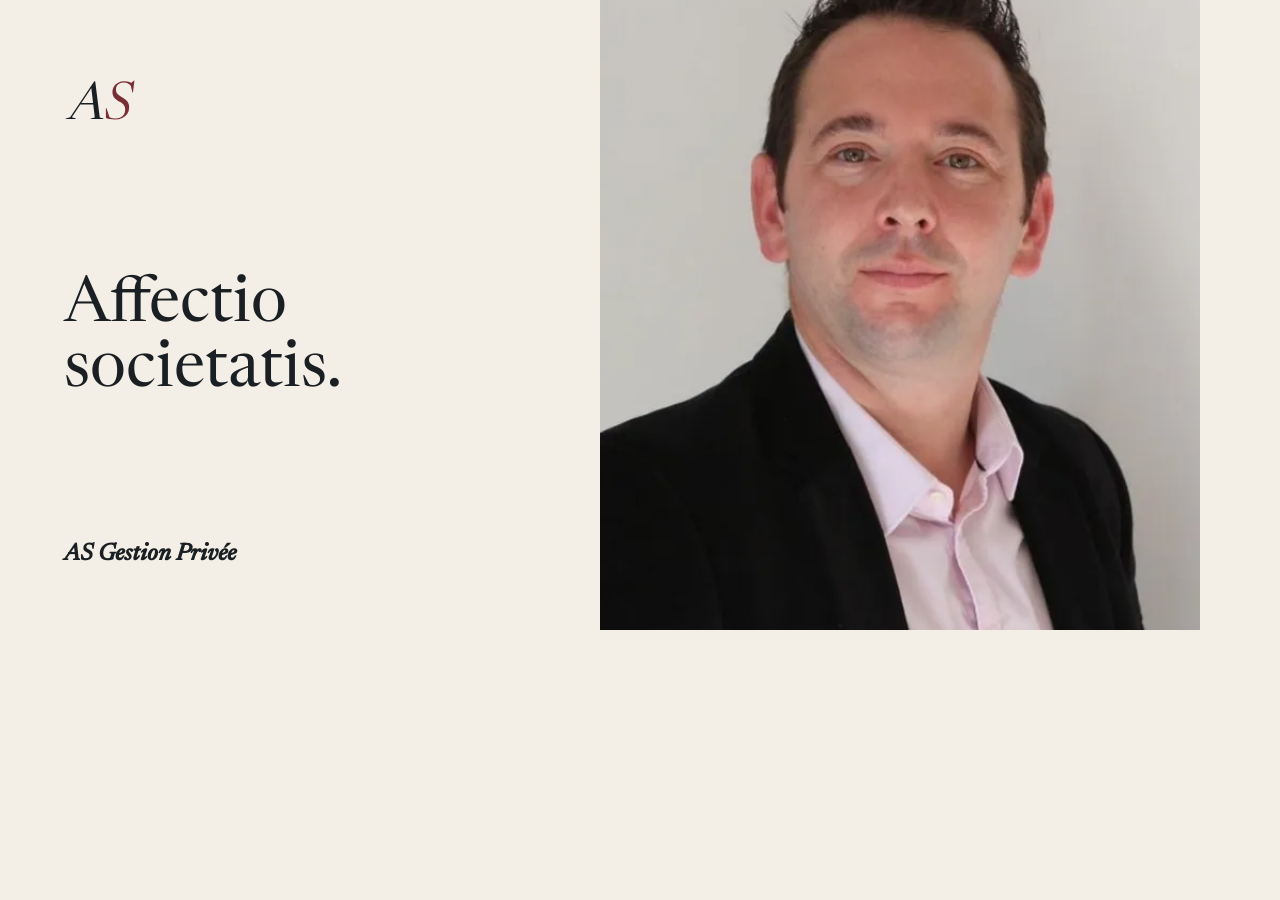
<file: _partage/cabinet-fr.html>
<!doctype html>
<html lang="fr"><head><meta charset="utf-8">
<link rel="stylesheet" href="/assets/css/socle.css"><link rel="stylesheet" href="/assets/css/site.css">
<style>:root{--fond:#F4EFE6;--texte:#1A1F24}
html,body{margin:0;width:1200px;height:630px;overflow:hidden;background:var(--fond);color:var(--texte)}
.carte{display:grid;grid-template-columns:1fr 1fr;width:1200px;height:630px}
.carte-texte{display:flex;flex-direction:column;justify-content:space-between;padding:64px}
.carte-texte img{width:72px;height:72px}
.carte-titre{font-family:var(--police-titres);font-size:64px;line-height:1.02;margin:0;text-wrap:balance}
.carte-nom{font-size:24px;font-weight:600;margin:0}
.carte-image{background:center/cover no-repeat}</style>
</head><body>
<div class="carte">
  <div class="carte-texte">
    <img src="/assets/images/logo.svg" alt="">
    <p class="carte-titre">Affectio societatis.</p>
    <p class="carte-nom">AS Gestion Privée</p>
  </div>
  <div class="carte-image" style="background-image:url('/assets/images/julien-couleur-560.webp')"></div>
</div>
</body></html>
</file>
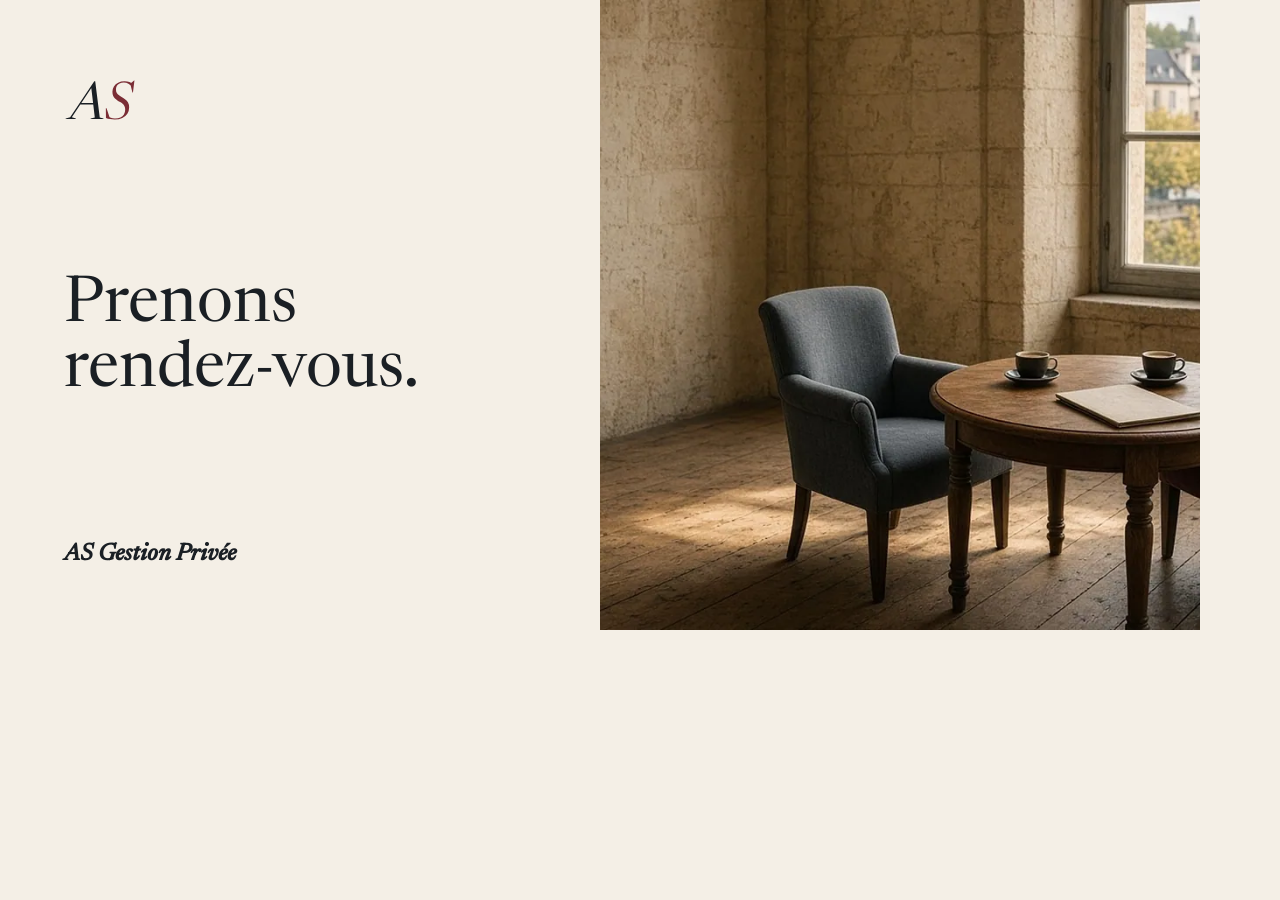
<file: _partage/contact-fr.html>
<!doctype html>
<html lang="fr"><head><meta charset="utf-8">
<link rel="stylesheet" href="/assets/css/socle.css"><link rel="stylesheet" href="/assets/css/site.css">
<style>:root{--fond:#F4EFE6;--texte:#1A1F24}
html,body{margin:0;width:1200px;height:630px;overflow:hidden;background:var(--fond);color:var(--texte)}
.carte{display:grid;grid-template-columns:1fr 1fr;width:1200px;height:630px}
.carte-texte{display:flex;flex-direction:column;justify-content:space-between;padding:64px}
.carte-texte img{width:72px;height:72px}
.carte-titre{font-family:var(--police-titres);font-size:64px;line-height:1.02;margin:0;text-wrap:balance}
.carte-nom{font-size:24px;font-weight:600;margin:0}
.carte-image{background:center/cover no-repeat}</style>
</head><body>
<div class="carte">
  <div class="carte-texte">
    <img src="/assets/images/logo.svg" alt="">
    <p class="carte-titre">Prenons rendez-vous.</p>
    <p class="carte-nom">AS Gestion Privée</p>
  </div>
  <div class="carte-image" style="background-image:url('/assets/images/grok/accueil-appel-1280.webp')"></div>
</div>
</body></html>
</file>
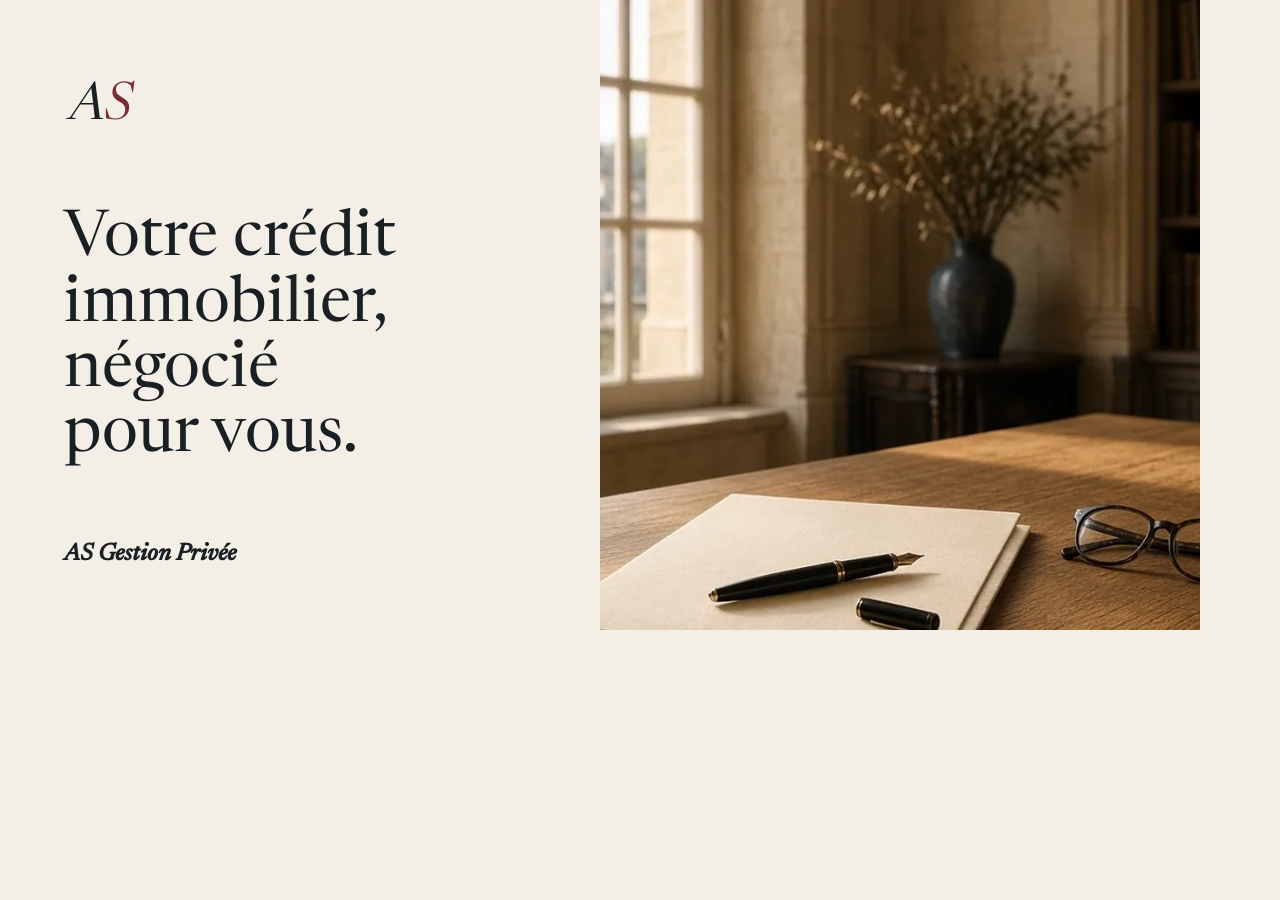
<file: _partage/financement-fr.html>
<!doctype html>
<html lang="fr"><head><meta charset="utf-8">
<link rel="stylesheet" href="/assets/css/socle.css"><link rel="stylesheet" href="/assets/css/site.css">
<style>:root{--fond:#F4EFE6;--texte:#1A1F24}
html,body{margin:0;width:1200px;height:630px;overflow:hidden;background:var(--fond);color:var(--texte)}
.carte{display:grid;grid-template-columns:1fr 1fr;width:1200px;height:630px}
.carte-texte{display:flex;flex-direction:column;justify-content:space-between;padding:64px}
.carte-texte img{width:72px;height:72px}
.carte-titre{font-family:var(--police-titres);font-size:64px;line-height:1.02;margin:0;text-wrap:balance}
.carte-nom{font-size:24px;font-weight:600;margin:0}
.carte-image{background:center/cover no-repeat}</style>
</head><body>
<div class="carte">
  <div class="carte-texte">
    <img src="/assets/images/logo.svg" alt="">
    <p class="carte-titre">Votre crédit immobilier, négocié pour vous.</p>
    <p class="carte-nom">AS Gestion Privée</p>
  </div>
  <div class="carte-image" style="background-image:url('/assets/images/grok/financement-ouverture-1280.webp')"></div>
</div>
</body></html>
</file>
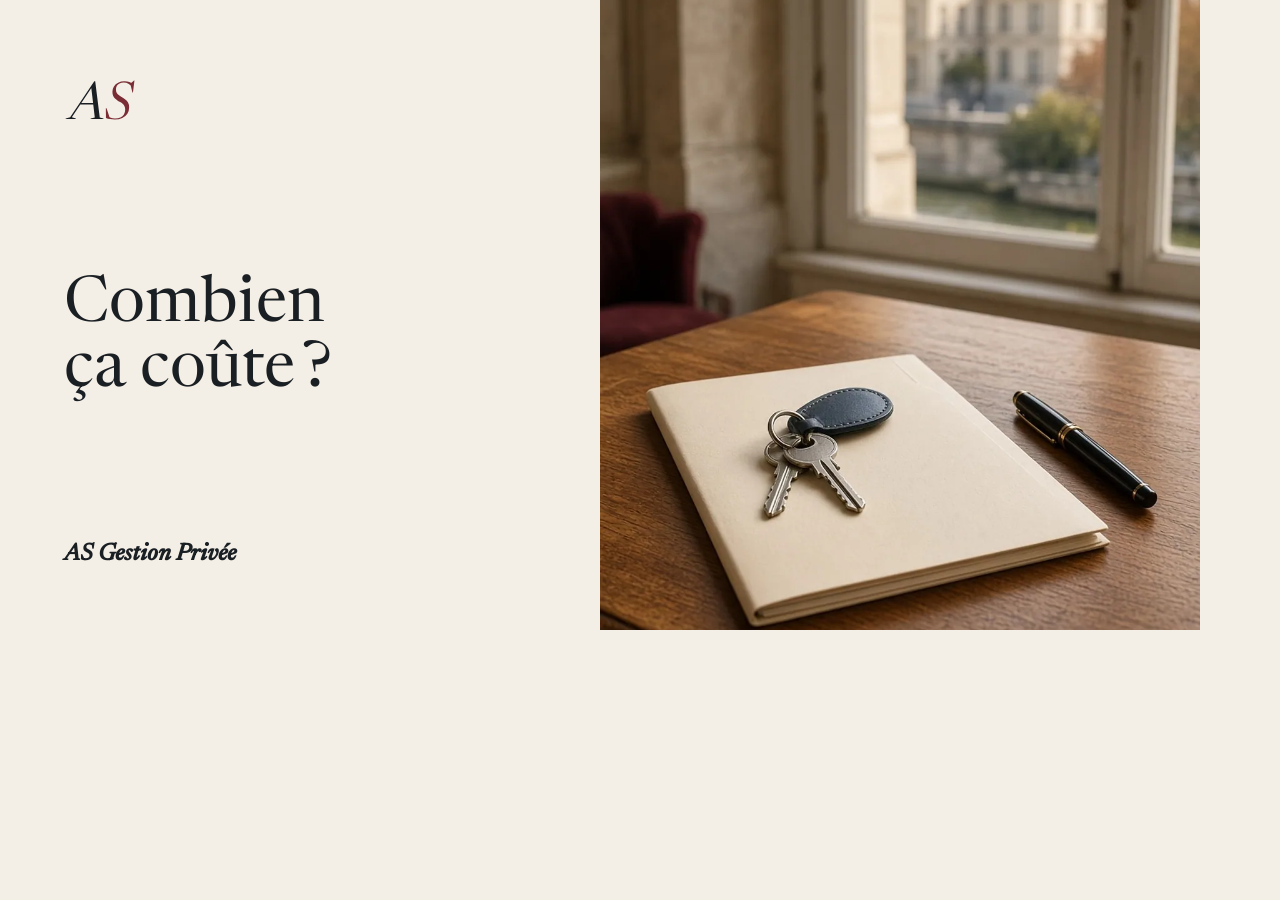
<file: _partage/honoraires-fr.html>
<!doctype html>
<html lang="fr"><head><meta charset="utf-8">
<link rel="stylesheet" href="/assets/css/socle.css"><link rel="stylesheet" href="/assets/css/site.css">
<style>:root{--fond:#F4EFE6;--texte:#1A1F24}
html,body{margin:0;width:1200px;height:630px;overflow:hidden;background:var(--fond);color:var(--texte)}
.carte{display:grid;grid-template-columns:1fr 1fr;width:1200px;height:630px}
.carte-texte{display:flex;flex-direction:column;justify-content:space-between;padding:64px}
.carte-texte img{width:72px;height:72px}
.carte-titre{font-family:var(--police-titres);font-size:64px;line-height:1.02;margin:0;text-wrap:balance}
.carte-nom{font-size:24px;font-weight:600;margin:0}
.carte-image{background:center/cover no-repeat}</style>
</head><body>
<div class="carte">
  <div class="carte-texte">
    <img src="/assets/images/logo.svg" alt="">
    <p class="carte-titre">Combien ça coûte ?</p>
    <p class="carte-nom">AS Gestion Privée</p>
  </div>
  <div class="carte-image" style="background-image:url('/assets/images/grok/mission-financement-960.webp')"></div>
</div>
</body></html>
</file>
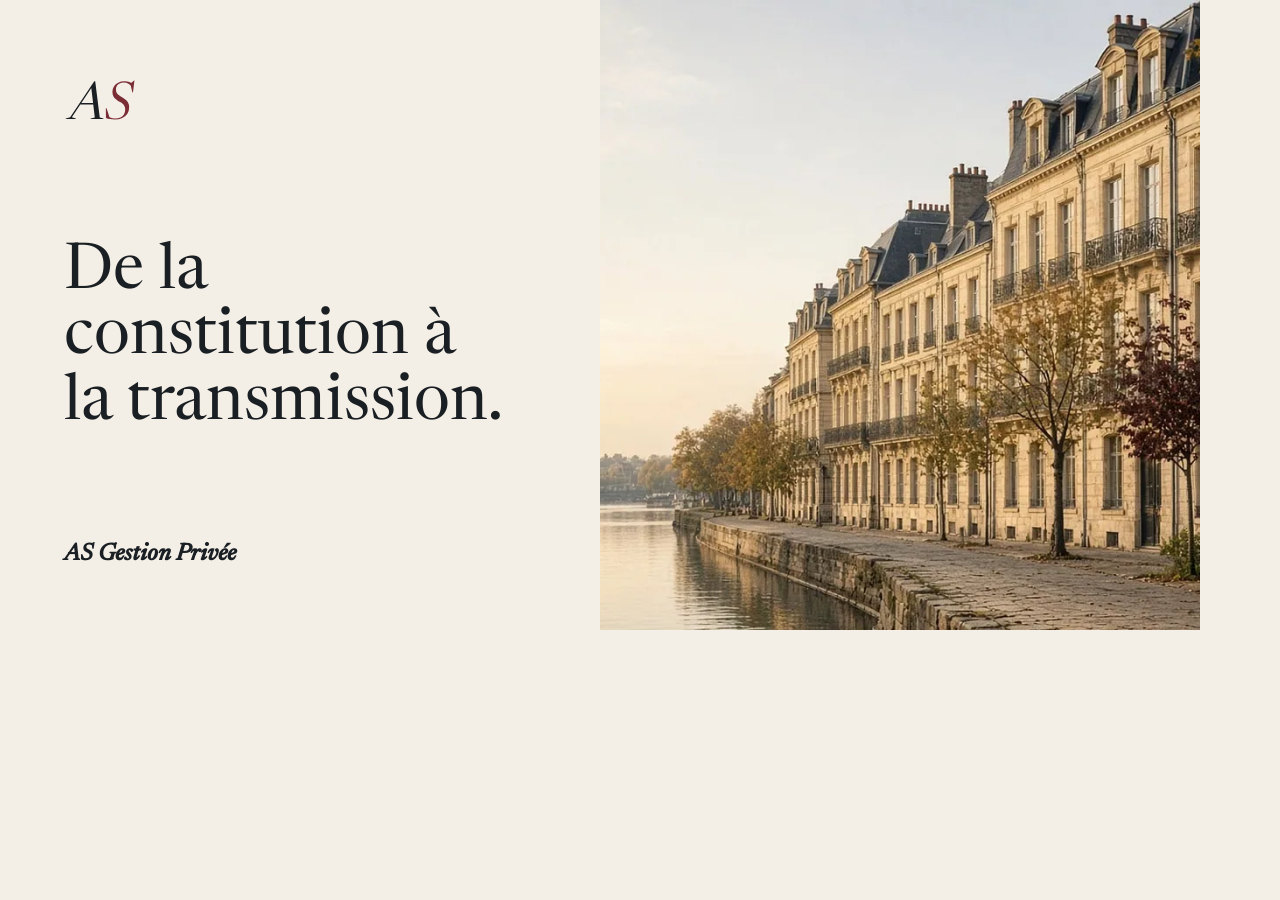
<file: _partage/patrimoine-fr.html>
<!doctype html>
<html lang="fr"><head><meta charset="utf-8">
<link rel="stylesheet" href="/assets/css/socle.css"><link rel="stylesheet" href="/assets/css/site.css">
<style>:root{--fond:#F4EFE6;--texte:#1A1F24}
html,body{margin:0;width:1200px;height:630px;overflow:hidden;background:var(--fond);color:var(--texte)}
.carte{display:grid;grid-template-columns:1fr 1fr;width:1200px;height:630px}
.carte-texte{display:flex;flex-direction:column;justify-content:space-between;padding:64px}
.carte-texte img{width:72px;height:72px}
.carte-titre{font-family:var(--police-titres);font-size:64px;line-height:1.02;margin:0;text-wrap:balance}
.carte-nom{font-size:24px;font-weight:600;margin:0}
.carte-image{background:center/cover no-repeat}</style>
</head><body>
<div class="carte">
  <div class="carte-texte">
    <img src="/assets/images/logo.svg" alt="">
    <p class="carte-titre">De la constitution à la transmission.</p>
    <p class="carte-nom">AS Gestion Privée</p>
  </div>
  <div class="carte-image" style="background-image:url('/assets/images/grok/patrimoine-ouverture-1280.webp')"></div>
</div>
</body></html>
</file>
<file: assets/css/socle.css>
/* Socle : règles communes à toutes les maquettes. Le style du projet va dans site.css.
   Les couleurs et polices du projet se règlent par les variables ci-dessous (redéfinies dans site.css). */
:root {
  --police-titres: Georgia, 'Times New Roman', serif;
  --police-texte: system-ui, -apple-system, 'Segoe UI', Roboto, sans-serif;
  --accent: #b3361f;
  --texte-doux: color-mix(in srgb, var(--texte) 78%, var(--fond));
  --ligne: color-mix(in srgb, var(--texte) 18%, var(--fond));
  --gouttiere: clamp(16px, 4vw, 48px);
  --largeur: 1240px;
  --rayon: 6px;
  --duree: .7s;
  --courbe: cubic-bezier(.22, 1, .36, 1);
}

*, *::before, *::after { box-sizing: border-box; }
html { -webkit-text-size-adjust: 100%; text-size-adjust: 100%; }
body {
  font-family: var(--police-texte); font-size: clamp(1rem, .96rem + .2vw, 1.125rem); line-height: 1.6;
  padding-bottom: var(--barres-h); overflow-x: clip;
}
img, picture, video, canvas, svg { display: block; max-width: 100%; }
img, video { height: auto; }
h1, h2, h3, h4 { font-family: var(--police-titres); line-height: 1.08; margin: 0 0 .5em; text-wrap: balance; font-weight: 600; }
p, li, dd, figcaption { text-wrap: pretty; }
p { margin: 0 0 1em; }
a { color: inherit; }
a[href^="mailto:"] { overflow-wrap: anywhere; }
button, input, select, textarea { font: inherit; color: inherit; }
button { cursor: pointer; }
:where(a, button, input, select, textarea, summary, [tabindex]) { -webkit-tap-highlight-color: transparent; }
:focus { outline: none; }
:focus-visible { outline: 3px solid var(--accent); outline-offset: 3px; border-radius: 2px; }
[id] { scroll-margin-top: calc(var(--entete-h) + 12px); scroll-margin-bottom: calc(var(--barres-h) + 12px); }
/* Lien profond vers une scène qui cache l'en-tête : elle arrive tout en haut de l'écran (comme aller() du socle). */
html.js:not(.secours) :is([data-entete-cache], [data-entete-cache] [id], [data-fx="plein-ecran"], [data-fx="plein-ecran"] [id]) { scroll-margin-top: 0; }
[hidden] { display: none !important; }

.visuellement-cache {
  position: absolute !important; width: 1px; height: 1px; padding: 0; margin: -1px;
  overflow: hidden; clip: rect(0 0 0 0); white-space: nowrap; border: 0;
}
.evitement {
  position: fixed; left: 12px; top: 12px; z-index: 1000; padding: 12px 16px; background: var(--texte); color: var(--fond);
  transform: translateY(-160%); text-decoration: none;
}
.evitement:focus-visible { transform: none; }
.conteneur { width: min(100% - 2 * var(--gouttiere), var(--largeur)); margin-inline: auto; }
.chiffres { font-variant-numeric: tabular-nums; }

/* Boutons : zones tactiles d'au moins 44 px. */
.bouton {
  display: inline-flex; align-items: center; justify-content: center; gap: .5em;
  min-height: 48px; min-width: 44px; padding: .7em 1.4em; border-radius: 999px;
  background: var(--accent); color: var(--fond); text-decoration: none; font-weight: 600; border: 0;
  line-height: 1.2; text-align: center;
}
.bouton--contour { background: transparent; color: inherit; box-shadow: inset 0 0 0 2px currentColor; }
.bouton[disabled] { opacity: .55; cursor: not-allowed; }

/* Apparitions : cachées par le style critique jusqu'à .vu, jamais recachées. */
html.js:not(.secours):not([data-arrivee="retour"]) [data-anime]:not([data-anime="gsap"]) {
  transform: translate3d(0, 1.2rem, 0);
  transition: opacity var(--duree) var(--courbe) var(--delai, 0s), transform var(--duree) var(--courbe) var(--delai, 0s);
}
html.js:not(.secours):not([data-arrivee="retour"]) [data-anime]:not([data-anime="gsap"]).vu { transform: none; }

/* Bibliothèque d'effets (effets.js). Apparitions : le bloc lui-même ne glisse pas, ce sont ses parties qui arrivent.
   Mêmes conditions que les apparitions : en secours, au retour et sans JavaScript, état final direct.
   Les transitions ne valent que pendant l'arrivée (.fx-fini ensuite) : celles du projet reprennent la main. */
html.js:not(.secours):not([data-arrivee="retour"]) :is([data-anime="lignes"], [data-anime="mots"], [data-anime="lettres"], [data-anime="cascade"]):not([data-anime="gsap"]) {
  transform: none; transition: opacity .25s linear var(--delai, 0s);
}
/* Masques des lignes : découpe par clip-path, débordante en haut et sur les côtés (accents), un peu en bas (jambages),
   au lieu d'un overflow et de marges : la mise en page ne change pas d'un pixel pendant la découpe. La ligne part
   d'assez bas (135 %) pour rester invisible malgré le débord du bas. */
.fx-ligne-mask { overflow: visible !important; clip-path: inset(-.4em -.6em -.2em -.6em); }
html.js:not(.secours):not([data-arrivee="retour"]) [data-anime="lignes"] .fx-ligne {
  transform: translate3d(0, 135%, 0); transition: transform 1s var(--courbe) calc(var(--delai, 0s) + var(--i, 0) * 90ms);
}
html.js:not(.secours):not([data-arrivee="retour"]) [data-anime="lignes"].vu .fx-ligne { transform: none; }
html.js:not(.secours):not([data-arrivee="retour"]) [data-anime="mots"] .fx-mot {
  opacity: 0; transform: translate3d(0, .5em, 0);
  transition: opacity .6s var(--courbe) calc(var(--delai, 0s) + var(--i, 0) * 35ms), transform .7s var(--courbe) calc(var(--delai, 0s) + var(--i, 0) * 35ms);
}
html.js:not(.secours):not([data-arrivee="retour"]) [data-anime="mots"].vu .fx-mot { opacity: 1; transform: none; }
/* Lettres : chaque mot reste d'un bloc (jamais coupé en fin de ligne), les lettres basculent en place. */
[data-anime="lettres"] :is(.fx-mot-l, .fx-lettre) { display: inline-block; }
html.js:not(.secours):not([data-arrivee="retour"]) [data-anime="lettres"] .fx-lettre {
  opacity: 0; transform: translate3d(0, .55em, 0) rotate(12deg); transform-origin: 0 100%;
  transition: opacity .5s var(--courbe) calc(var(--delai, 0s) + var(--i, 0) * 18ms), transform .8s var(--courbe) calc(var(--delai, 0s) + var(--i, 0) * 18ms);
}
html.js:not(.secours):not([data-arrivee="retour"]) [data-anime="lettres"].vu .fx-lettre { opacity: 1; transform: none; }
html.js:not(.secours):not([data-arrivee="retour"]) [data-anime="cascade"] > * { opacity: 0; transform: translate3d(0, 1.8rem, 0); }
html.js:not(.secours):not([data-arrivee="retour"]) [data-anime="cascade"]:not(.fx-fini) > * {
  transition: opacity .7s var(--courbe) calc(var(--delai, 0s) + var(--i, 0) * 80ms), transform .9s var(--courbe) calc(var(--delai, 0s) + var(--i, 0) * 80ms);
}
html.js:not(.secours):not([data-arrivee="retour"]) [data-anime="cascade"].vu > * { opacity: 1; transform: none; }
/* Rideau : règle aussi précise que celle des apparitions (sinon sa transition de découpe serait écrasée). */
html.js:not(.secours):not([data-arrivee="retour"]) [data-anime="rideau"]:not([data-anime="gsap"]) {
  transform: none; clip-path: inset(0 0 100% 0);
}
html.js:not(.secours):not([data-arrivee="retour"]) [data-anime="rideau"]:not([data-anime="gsap"]):not(.fx-fini) {
  transition: opacity .25s linear var(--delai, 0s), clip-path 1.2s cubic-bezier(.77, 0, .18, 1) var(--delai, 0s);
}
html.js:not(.secours):not([data-arrivee="retour"]) [data-anime="rideau"]:not([data-anime="gsap"]).vu { clip-path: inset(0 0 0 0); }
html.js:not(.secours):not([data-arrivee="retour"]) [data-anime="rideau"]:not([data-fx]) > :is(picture, video) { transform: scale(1.14); }
html.js:not(.secours):not([data-arrivee="retour"]) [data-anime="rideau"]:not([data-fx]):not(.fx-fini) > :is(picture, video) { transition: transform 1.6s var(--courbe) var(--delai, 0s); }
html.js:not(.secours):not([data-arrivee="retour"]) [data-anime="rideau"].vu:not([data-fx]) > :is(picture, video) { transform: none; }
/* Effets liés au défilement : l'image déplacée par GSAP n'a aucune transition CSS (une seule source par propriété). */
[data-fx="parallaxe"] > :is(picture, video, img), [data-fx="zoom"] > :is(picture, video, img) { transition: none; }
/* WebGL « onde » : le canvas, calé sur l'image, n'est visible que pendant le mouvement ; au repos, l'image d'origine, nette. */
[data-fx="onde"] { position: relative; }
.fx-onde { position: absolute; left: 0; top: 0; width: 100%; height: 100%; pointer-events: none; opacity: 0; transition: opacity .3s linear; }
.fx-onde--actif { opacity: 1; transition-duration: .12s; }
/* Image qui s'ouvre en plein écran : section haute, cadre collant en haut de l'écran (sticky, pas d'épinglage GSAP).
   En secours et sans JavaScript : image entière dans une section normale (règles [data-collant]). */
html.js:not(.secours) [data-fx="plein-ecran"] { position: relative; height: var(--fx-longueur, 260svh); }
html.js:not(.secours) [data-fx="plein-ecran"] > [data-collant] { position: sticky; top: 0; height: 100vh; height: 100svh; overflow: hidden; }
[data-fx="plein-ecran"] > [data-collant] > .media, [data-fx="plein-ecran"] [data-fx-cible] { width: 100%; height: 100%; border-radius: 0; }
:is(html.secours, html:not(.js)) [data-fx="plein-ecran"] [data-fx-cible] { height: 100svh; }
/* Mots géants : la rangée garde sa largeur (mots répétés au besoin) et ne sort jamais de son bandeau.
   En secours et sans JavaScript, les mots passent à la ligne : rien n'est coupé. */
[data-fx="mots-geants"] { overflow: hidden; overflow: clip; }
[data-fx="mots-geants"] [data-fx-rangee] { width: max-content; white-space: nowrap; margin: 0; }
:is(html.secours, html:not(.js)) [data-fx="mots-geants"] { overflow: visible; }
:is(html.secours, html:not(.js)) [data-fx="mots-geants"] [data-fx-rangee] { width: auto; white-space: normal; line-height: 1.2; }
/* Inclinaison selon la vitesse : GSAP seul tient la transformation (pas de transition CSS sur transform). */
[data-fx="vitesse"], [data-fx="mots-geants"] [data-fx-rangee] { transition-property: opacity, color, background-color, border-color, box-shadow !important; }

/* Effets au survol : au premier survol, GSAP prend la main sur la transformation (classe fx-survol) :
   plus aucune transition CSS sur transform pour cet élément. */
.fx-survol { transition-property: opacity, color, background-color, border-color, box-shadow !important; }

[data-boucle-css].hors-ecran, [data-boucle-css].hors-ecran *, [data-boucle-css].en-pause, [data-boucle-css].en-pause * { animation-play-state: paused !important; }

/* En-tête : opaque, jamais coupé, se cache en descendant. */
[data-entete] {
  position: fixed; inset: 0 0 auto; z-index: 800; background: var(--fond);
  border-bottom: 1px solid var(--ligne); transition: transform .35s var(--courbe);
}
html.entete-cache [data-entete], html.scene-sans-entete:not(.menu-ouvert) [data-entete] { transform: translateY(-100%); }
.entete-rangee {
  display: flex; align-items: center; gap: clamp(8px, 2vw, 28px);
  min-height: 64px; padding: 8px var(--gouttiere); max-width: calc(var(--largeur) + 2 * var(--gouttiere)); margin-inline: auto;
}
.entete-logo { display: inline-flex; align-items: center; gap: .6em; min-height: 44px; text-decoration: none; font-weight: 700; flex: none; }
.entete-logo img { width: 36px; height: 36px; }
[data-nav] { flex: 1 1 auto; min-width: 0; display: flex; justify-content: flex-end; }
[data-nav] ul { display: flex; gap: clamp(12px, 2vw, 28px); list-style: none; margin: 0; padding: 0; min-width: 0; overflow: hidden; white-space: nowrap; }
/* Un lien de navigation ne passe jamais à la ligne : sinon il « tient » sur deux lignes et le relais
   (deuxième rangée, bouton Menu) ne se déclenche pas. */
[data-nav] a { display: inline-flex; align-items: center; min-height: 44px; text-decoration: none; white-space: nowrap; }
[data-nav] a[aria-current] { text-decoration: underline; text-underline-offset: .35em; text-decoration-thickness: 2px; }
.entete-actions { display: flex; align-items: center; gap: 8px; flex: none; }
.entete-actions .bouton { min-height: 44px; padding-inline: 1.1em; }
.entete-langue { display: inline-flex; align-items: center; justify-content: center; min-width: 44px; min-height: 44px; text-decoration: none; font-weight: 600; text-transform: uppercase; }
[data-menu-bouton] { display: none; min-height: 44px; min-width: 44px; padding: 0 14px; border: 0; border-radius: 999px; background: var(--texte); color: var(--fond); font-weight: 600; }
html.nav-compacte [data-nav] { display: none; }
html.nav-compacte [data-menu-bouton] { display: inline-flex; align-items: center; }
html.nav-compacte .entete-actions { margin-left: auto; }
/* Dès 900 px, les liens qui ne tiennent pas à côté du logo passent sur une deuxième rangée (entete.js) :
   jamais le bouton Menu seul sur ordinateur. L'en-tête est plus haut : --entete-h suit (mesures.js). */
html.nav-deux-rangees .entete-rangee { flex-wrap: wrap; row-gap: 0; }
html.nav-deux-rangees [data-nav] { order: 3; flex: 1 0 100%; justify-content: flex-start; border-top: 1px solid var(--ligne); }
html.nav-deux-rangees .entete-actions { margin-left: auto; }
html.nav-deux-lignes [data-nav] ul { flex-wrap: wrap; row-gap: 0; column-gap: clamp(12px, 1.6vw, 24px); }
@media (max-width: 520px) { .entete-actions .bouton { display: none; } }

/* Sans JavaScript : l'en-tête reste dans le flux (sa hauteur n'est pas mesurée, rien ne passe dessous).
   Dès 900 px, les liens passent à la ligne sous le logo ; en dessous, un lien Menu ouvre le menu plein écran
   par son ancre (#menu:target) et un lien Fermer le referme. */
.menu-sansjs, .menu-sansjs-fermer { display: none; }
html:not(.js) { --entete-h: 0px; }
html:not(.js) [data-entete] { position: relative; }
@media (min-width: 900px) {
  html:not(.js) .entete-rangee { flex-wrap: wrap; row-gap: 0; }
  html:not(.js) [data-nav] { order: 3; flex: 1 0 100%; justify-content: flex-start; }
  html:not(.js) [data-nav] ul { flex-wrap: wrap; column-gap: clamp(12px, 2vw, 28px); row-gap: 0; }
  html:not(.js) .entete-actions { margin-left: auto; }
}
@media (max-width: 899px) {
  html:not(.js) [data-nav] { display: none; }
  html:not(.js) .entete-actions { margin-left: auto; }
  html:not(.js) .menu-sansjs {
    display: inline-flex; align-items: center; min-height: 44px; min-width: 44px; padding: 0 14px; border-radius: 999px;
    background: var(--texte); color: var(--fond); font-weight: 600; text-decoration: none;
  }
}
html:not(.js) #menu:target { z-index: 810; visibility: visible; opacity: 1; transition: none; padding-top: 24px; }
html:not(.js) #menu:target li { opacity: 1; transform: none; transition: none; }
html:not(.js) #menu:target .menu-sansjs-fermer { display: block; margin: 0 0 16px; }
html:not(.js) .menu-sansjs-fermer a { display: inline-flex; align-items: center; min-height: 44px; font-weight: 600; }
/* Cible du lien Fermer : fixe, elle ne fait pas défiler la page quand le menu se referme. */
#menu-ferme { position: fixed; top: 0; left: 0; width: 1px; height: 1px; pointer-events: none; }
/* Sans JavaScript, la barre fixe du téléphone n'est pas mesurée : sa hauteur est réservée d'office. */
@media (max-width: 760px) { html:not(.js) { --barres-h: calc(65px + env(safe-area-inset-bottom)); } }

/* Menu : plein écran, liens qui arrivent l'un après l'autre. */
[data-menu] {
  position: fixed; inset: 0; z-index: 790; background: var(--menu-fond, var(--fond)); overflow-y: auto; overscroll-behavior: contain;
  padding: calc(var(--entete-h) + 24px) var(--gouttiere) calc(32px + var(--barres-h));
  visibility: hidden; opacity: 0; transition: opacity .3s var(--courbe), visibility 0s .3s;
}
html.menu-ouvert [data-menu] { visibility: visible; opacity: 1; transition: opacity .3s var(--courbe); }
html.menu-ouvert [data-entete] { transform: none; }
[data-menu] ul { list-style: none; margin: 0 0 32px; padding: 0; }
[data-menu] li { opacity: 0; transform: translateY(12px); transition: opacity .4s var(--courbe), transform .4s var(--courbe); transition-delay: calc(var(--i, 0) * 50ms + 80ms); }
html.menu-ouvert [data-menu] li { opacity: 1; transform: none; }
[data-menu] .menu-lien { display: flex; align-items: center; min-height: 52px; font-family: var(--police-titres); font-size: clamp(1.6rem, 7vw, 2.6rem); text-decoration: none; }
[data-menu] .menu-lien[aria-current] { color: var(--accent); }

/* Voile de transition (état de départ dans le style critique). */
[data-voile] { display: grid; place-items: center; color: var(--fond); }
.voile-contenu { display: grid; justify-items: center; gap: 12px; text-align: center; padding: var(--gouttiere); }
.voile-contenu img { width: 56px; height: 56px; }
[data-voile-libelle] { font-family: var(--police-titres); font-size: clamp(1.6rem, 5vw, 3rem); }
/* Forme « vague » : bords ondulés du voile (en haut à la montée, en bas au retrait), posés par le gabarit. */
[data-voile] .voile-vague { position: absolute; left: 0; width: 100%; height: clamp(60px, 12vh, 120px); fill: var(--voile-fond); pointer-events: none; }
[data-voile] .voile-vague--haut { bottom: calc(100% - 1px); transform-origin: 50% 100%; }
[data-voile] .voile-vague--bas { top: calc(100% - 1px); transform-origin: 50% 0; }
/* Trou qui s'ouvre dans le voile (forme « iris ») ou dans le panneau de l'intro (versObjet) :
   variables --cx, --cy (centre) et --trou (rayon), posées image par image par le socle. */
[data-voile].avec-trou, .ouverture-panneau.avec-trou {
  -webkit-mask: radial-gradient(circle at var(--cx, 50%) var(--cy, 50%), transparent var(--trou, -2px), #000 calc(var(--trou, -2px) + 1px));
          mask: radial-gradient(circle at var(--cx, 50%) var(--cy, 50%), transparent var(--trou, -2px), #000 calc(var(--trou, -2px) + 1px));
}

/* Barre fixe du téléphone : action principale et contact rapide. */
[data-barre-fixe] {
  position: fixed; inset: auto 0 0; z-index: 780; display: none; gap: 8px;
  padding: 8px var(--gouttiere) calc(8px + env(safe-area-inset-bottom)); background: var(--fond); border-top: 1px solid var(--ligne);
  transition: transform .3s var(--courbe);
}
[data-barre-fixe] .bouton { flex: 1; min-height: 48px; }
[data-barre-fixe].barre-masquee { transform: translateY(110%); }
@media (max-width: 760px) { [data-barre-fixe] { display: flex; } }

/* Écrans plein cadre et sections épinglées : tout tient dans la partie visible. */
.ecran {
  min-height: 100vh; min-height: 100svh; display: flex; flex-direction: column;
  padding-top: calc(var(--entete-h) + 16px); padding-bottom: calc(var(--barres-h) + 16px);
}
.ecran.epingle { height: 100vh; height: 100svh; min-height: 0; }
.ecran .piste { flex: 1 1 auto; min-height: 0; max-height: 820px; }

/* Scènes épinglées ou collantes du projet ([data-scene], .ecran.epingle) : en secours et sans
   JavaScript, plus rien n'est épinglé, la scène prend la hauteur de son contenu (au moins un écran) au lieu
   d'être coupée. Son cadre collant [data-collant] redevient un bloc normal. */
:is(html.secours, html:not(.js)) :is([data-scene], .ecran.epingle) { height: auto !important; min-height: 100svh; }
:is(html.secours, html:not(.js)) [data-collant] { position: relative !important; top: auto !important; height: auto !important; min-height: 100svh; }

/* Faces arrière d'un objet en 3D (verso d'une carte, dos d'un volet) : jamais visibles de dos ;
   en secours et sans JavaScript, l'objet est posé ouvert et son dos est retiré (sinon il recouvre le texte). */
[data-face="dos"] { backface-visibility: hidden; -webkit-backface-visibility: hidden; }
:is(html.secours, html:not(.js)) [data-face="dos"] { display: none !important; }

/* Écrans bas. 1366×768 et moins de 820 px de haut sur ordinateur : .masque-ecran-bas se retire (phrase
   d'introduction, surtitre, légende), pour que le premier écran et les scènes épinglées tiennent.
   Téléphone à l'horizontale et moins de 500 px de haut : .masque-ecran-tres-bas se retire aussi, et les
   écrans plein cadre se resserrent. Les tailles des titres d'ouverture se règlent dans site.css, dans les
   mêmes requêtes (@media (max-height: 820px) and (min-width: 761px), puis (max-height: 500px)). */
@media (max-height: 820px) and (min-width: 761px) { .masque-ecran-bas { display: none !important; } }
@media (max-height: 500px) {
  .masque-ecran-bas, .masque-ecran-tres-bas { display: none !important; }
  .ecran { padding-top: calc(var(--entete-h) + 8px); padding-bottom: calc(var(--barres-h) + 8px); }
}

/* Médias : cadrage réglé par --cadrage (object-position), mention des illustrations générées. */
.media { position: relative; margin: 0; overflow: hidden; border-radius: var(--rayon); background: color-mix(in srgb, var(--texte) 8%, var(--fond)); } /* jamais de case vide pendant le chargement */
.media picture { display: block; width: 100%; height: 100%; }
.media img, .media video { width: 100%; height: 100%; object-fit: cover; object-position: var(--cadrage, 50% 50%); }
@media (max-width: 760px) { .media img, .media video { object-position: var(--cadrage-mobile, var(--cadrage, 50% 50%)); } }
.mention-ia {
  position: absolute; right: 8px; bottom: 8px; z-index: 2; padding: 3px 8px; border-radius: 999px;
  background: rgba(0, 0, 0, .66); color: #fff; font: 600 12px/1.4 var(--police-texte); letter-spacing: .01em; pointer-events: none;
}

/* Formulaires. */
.champ { display: grid; gap: 6px; margin-bottom: 18px; }
.champ label { font-weight: 600; }
.champ input, .champ select, .champ textarea {
  min-height: 48px; padding: 10px 12px; border: 1px solid color-mix(in srgb, var(--texte) 45%, var(--fond)); border-radius: var(--rayon); background: var(--fond);
}
.champ [aria-invalid="true"] { border-color: #b00020; }
.champ-erreur { margin: 0; color: #b00020; font-size: .95rem; }
.mention-donnees { font-size: .9rem; color: var(--texte-doux); }
[data-message-envoi] { padding: 12px 16px; border-radius: var(--rayon); background: color-mix(in srgb, var(--accent) 12%, var(--fond)); }

/* Barre de lecture des pages longues. */
[data-barre-lecture] { position: fixed; left: 0; right: 0; top: var(--entete-h); height: 3px; z-index: 805; background: var(--accent); transform: scaleX(0); transform-origin: 0 50%; }
html.entete-cache [data-barre-lecture] { top: 0; }

/* Curseur personnalisé (souris uniquement, activé par data-curseur sur html). */
.curseur {
  position: fixed; left: -8px; top: -8px; z-index: 1001; width: 16px; height: 16px; border-radius: 50%;
  border: 2px solid var(--accent); pointer-events: none; opacity: 0; transition: opacity .2s, width .2s, height .2s, left .2s, top .2s;
}
html.curseur-actif .curseur { opacity: 1; }
.curseur.curseur-lien { width: 40px; height: 40px; left: -20px; top: -20px; }
.curseur.curseur-cache { opacity: 0 !important; }

/* Pied de page. */
.pied { padding: 56px 0 32px; border-top: 1px solid var(--ligne); }
.pied-grille { display: grid; gap: 32px; grid-template-columns: repeat(auto-fit, minmax(200px, 1fr)); }
.pied ul { list-style: none; margin: 0; padding: 0; }
.pied a, .pied button.lien { display: inline-flex; align-items: center; min-height: 44px; }
button.lien { background: none; border: 0; padding: 0; text-decoration: underline; text-underline-offset: .2em; }
.pied-bas { display: flex; flex-wrap: wrap; justify-content: space-between; gap: 12px; margin-top: 32px; font-size: .9rem; color: var(--texte-doux); }
</file>
<file: assets/css/modules.css>
/* Modules de la bibliothèque (temoignages-en-pile, offre-a-tiroirs, formulaire-par-etapes), repris tels quels.
   Leurs variables --couleur-* sont reliées à celles du site dans site.css. */
/* ===== temoignages-en-pile ===== */
/* Témoignages en pile : fiches empilées, celle du dessus se lance à la main ; flèches et compteur.
   Identité uniquement par variables. Sans JavaScript : simple liste de témoignages. */
.tep { position: relative; padding-block: clamp(56px, 9vw, 128px); display: grid; gap: clamp(28px, 4vw, 48px); }
.tep__tete { display: grid; gap: .8rem; max-width: 34rem; }
.tep__h2 { font-size: clamp(2rem, 5vw, 3.6rem); }
.tep__intro { color: var(--couleur-texte-doux); }
.tep__scene { display: grid; justify-items: center; gap: clamp(20px, 3vw, 32px); min-width: 0; }
.tep__pile { list-style: none; margin: 0; padding: 0; display: grid; gap: 16px; width: min(100%, 38rem); }

/* Une fiche */
.tep__carte { display: grid; align-content: start; gap: 1rem; padding: clamp(22px, 3vw, 40px); border: 1px solid var(--couleur-ligne); border-radius: var(--rayon);
  background: color-mix(in oklab, var(--couleur-surface) 70%, var(--couleur-fond)); box-shadow: 0 18px 40px -30px color-mix(in oklab, var(--couleur-texte) 80%, transparent); }
.tep__citation { margin: 0; position: relative; font-family: var(--police-titres); font-size: clamp(1.2rem, 2.2vw, 1.6rem); line-height: 1.35; }
.tep__citation::before { content: '«'; display: block; margin-bottom: .1em; font-size: 2.6em; line-height: .7; color: var(--couleur-accent); }
.tep__auteur { display: flex; flex-wrap: wrap; gap: .2rem .6rem; align-items: baseline; margin-top: auto; }
.tep__nom { font-weight: 600; }
.tep__contexte, .tep__source { color: var(--couleur-texte-doux); font-size: max(14px, .92rem); }
.tep__source { font-family: var(--police-mono); font-size: max(12px, .78rem); letter-spacing: .06em; text-transform: uppercase; }
.tep__note { line-height: 1; }
.tep__etoiles { position: relative; display: inline-block; color: var(--couleur-ligne); font-size: max(16px, 1.05rem); letter-spacing: .12em; }
.tep__etoiles::before { content: '★★★★★'; position: absolute; inset: 0 auto 0 0; width: calc(var(--note, 5) / 5 * 100%); overflow: hidden; color: var(--couleur-accent); white-space: nowrap; }

/* La pile : toutes les fiches dans la même case (hauteur de la plus grande), profondeur --k et inclinaison --r. */
.tep--pret .tep__pile { gap: 0; padding: 0 28px 34px 0; }
.tep--pret .tep__carte { grid-area: 1 / 1; transform-origin: 50% 100%;
  transform: translate(calc(var(--k, 0) * 12px), calc(var(--k, 0) * 14px)) rotate(calc(var(--r, 0) * 1deg)) scale(calc(1 - var(--k, 0) * .035)); }
.tep--anime .tep__carte { transition: transform .5s cubic-bezier(.2, .7, .2, 1), opacity .4s; }
.tep__carte--loin { opacity: 0; }
.tep__carte--vol { will-change: transform; }
.tep--anime .tep__carte--dessus { cursor: grab; touch-action: pan-y; -webkit-user-select: none; user-select: none; }
.tep__carte--tenue { cursor: grabbing !important; transition: none !important; }
/* Avant le module (JavaScript actif) : déjà empilées, pour que rien ne saute au chargement. */
@media (scripting: enabled) {
  .tep:not(.tep--pret) .tep__pile { gap: 0; padding: 0 28px 34px 0; }
  .tep:not(.tep--pret) .tep__carte { grid-area: 1 / 1; transform-origin: 50% 100%; transform: translate(24px, 28px) rotate(-2deg) scale(.93); }
  .tep:not(.tep--pret) .tep__carte:nth-child(2) { transform: translate(12px, 14px) rotate(2.4deg) scale(.965); z-index: 2; }
  .tep:not(.tep--pret) .tep__carte:first-child { transform: none; z-index: 3; }
  .tep:not(.tep--pret) .tep__carte:nth-child(n+4) { opacity: 0; }
}

/* Commandes */
.tep__commandes { display: flex; align-items: center; gap: 1rem; }
@media (scripting: none) { .tep__commandes { display: none; } }
.tep__prec, .tep__suiv { display: grid; place-items: center; width: 52px; height: 52px; padding: 0; border-radius: 50%; border: 1px solid var(--couleur-ligne); background: transparent; cursor: pointer; transition: border-color .25s, background-color .25s; }
.tep__prec svg, .tep__suiv svg { width: 22px; height: 22px; }
.tep__prec:hover, .tep__suiv:hover { border-color: var(--couleur-accent); background: color-mix(in oklab, var(--couleur-accent) 12%, transparent); }
.tep__compte { min-width: 4.5em; text-align: center; font-family: var(--police-mono); font-size: max(13px, .88rem); letter-spacing: .08em; font-variant-numeric: tabular-nums; }

@media (min-width: 960px) {
  .tep { grid-template-columns: minmax(0, .8fr) minmax(0, 1.2fr); align-items: center; column-gap: clamp(32px, 5vw, 88px); }
}
/* ===== offre-a-tiroirs ===== */
/* Offre à tiroirs : prestations en tiroirs qui se déplient, colonne d'images collante sur ordinateur.
   Identité uniquement par variables. Sans JavaScript (pas de classe ofr--pret), tous les tiroirs sont dépliés. */
.ofr { position: relative; padding-block: clamp(56px, 9vw, 128px); }
.ofr__tete { display: grid; gap: .8rem; max-width: 46rem; margin-bottom: clamp(24px, 4vw, 48px); }
.ofr__h2 { font-size: clamp(2rem, 5vw, 3.6rem); }
.ofr__intro { color: var(--couleur-texte-doux); max-width: 38rem; }

/* Tiroirs */
.ofr__tiroirs { list-style: none; margin: 0; padding: 0; border-top: 1px solid var(--couleur-ligne); }
.ofr__tiroir { position: relative; border-bottom: 1px solid var(--couleur-ligne); }
.ofr__titre { margin: 0; font: inherit; }
.ofr__poignee { position: relative; z-index: 1; display: grid; grid-template-columns: 3.2rem minmax(0, 1fr) auto 44px; align-items: center; gap: .3rem 1rem; width: 100%; min-height: 76px;
  padding: clamp(14px, 2vw, 22px) 0; border: 0; background: var(--couleur-fond); text-align: left; cursor: pointer;
  transition: transform .45s cubic-bezier(.2, .7, .2, 1), box-shadow .45s, background-color .3s; }
.ofr__num { align-self: start; padding-top: .45em; font-family: var(--police-mono); font-size: max(12px, .8rem); letter-spacing: .1em; color: var(--couleur-texte-doux); }
.ofr__nom { grid-column: 2; font-family: var(--police-titres); font-size: clamp(1.25rem, 2.4vw, 1.9rem); line-height: 1.15; }
.ofr__resume { grid-column: 2; color: var(--couleur-texte-doux); font-size: max(14px, .95rem); }
.ofr__prix { grid-column: 3; grid-row: 1 / span 2; font-family: var(--police-mono); font-size: max(12px, .85rem); letter-spacing: .04em; white-space: nowrap; color: var(--couleur-texte-doux); }
/* Bouton de tiroir : un plus qui devient un moins. */
.ofr__poignee::after { content: ''; grid-column: 4; grid-row: 1 / span 2; justify-self: center; width: 44px; height: 44px; border-radius: 50%; border: 1px solid var(--couleur-ligne);
  background: linear-gradient(currentColor, currentColor) center / 14px 1.5px no-repeat, linear-gradient(currentColor, currentColor) center / 1.5px 14px no-repeat;
  transition: transform .4s, background-size .3s, border-color .3s; }
.ofr__poignee:hover::after { border-color: var(--couleur-texte-doux); }
.ofr--pret .est-ouvert .ofr__poignee::after { transform: rotate(180deg); background-size: 14px 1.5px, 1.5px 0; border-color: var(--couleur-accent); }
/* La façade avance quand le tiroir s'ouvre. */
.ofr--pret .est-ouvert .ofr__poignee { transform: translateY(-3px); box-shadow: 0 14px 22px -18px color-mix(in oklab, var(--couleur-texte) 70%, transparent); }
.ofr--pret .est-ouvert .ofr__num { color: var(--couleur-accent); }

/* Contenu : se déplie (grid-template-rows 0fr → 1fr), sans mesure ni hauteur en dur. */
.ofr__contenu { display: grid; grid-template-rows: 1fr; }
.ofr--pret .ofr__contenu { grid-template-rows: 0fr; transition: grid-template-rows .55s cubic-bezier(.2, .7, .2, 1); }
/* Avant le module (JavaScript actif) : déjà l'état de départ, premier tiroir ouvert, pour qu'aucun tiroir ne se referme sous les yeux (CLS 0). */
@media (scripting: enabled) { .ofr:not(.ofr--pret) .ofr__tiroir:not(:first-child) .ofr__contenu { grid-template-rows: 0fr; } .ofr:not(.ofr--pret) .ofr__tiroir:not(:first-child) .ofr__interieur { opacity: 0; } }
.ofr--pret .est-ouvert .ofr__contenu { grid-template-rows: 1fr; }
.ofr__interieur { min-height: 0; overflow: hidden; padding-inline: 4.2rem 0; }
.ofr__interieur > * { margin: 0 0 .9rem; }
.ofr__interieur::after { content: ''; display: block; height: clamp(10px, 1.6vw, 20px); }
.ofr--pret .ofr__interieur { opacity: 0; transform: translateY(-10px); transition: opacity .35s, transform .55s cubic-bezier(.2, .7, .2, 1); }
.ofr--pret .est-ouvert .ofr__interieur { opacity: 1; transform: none; transition-delay: .08s; }
.ofr__interieur p { color: var(--couleur-texte-doux); max-width: 40rem; }
.ofr__interieur ul { padding-left: 1.2em; display: grid; gap: .35rem; }
.ofr__parler { margin-top: .3rem; }
.ofr__image { aspect-ratio: 16 / 10; overflow: hidden; border-radius: calc(var(--rayon) * .8); }
.ofr__image > img, .ofr__image > div { width: 100%; height: 100%; object-fit: cover; }

/* Colonne d'images collante (ordinateur) : l'image du tiroir ouvert. */
.ofr__visuels { display: none; }
@media (min-width: 960px) {
  .ofr--visuels .ofr__corps { display: grid; grid-template-columns: minmax(0, .85fr) minmax(0, 1.15fr); gap: clamp(28px, 4vw, 72px); align-items: start; }
  .ofr--visuels .ofr__visuels { grid-column: 1; grid-row: 1; }
  .ofr--visuels .ofr__tiroirs { grid-column: 2; grid-row: 1; }
  .ofr--visuels .ofr__visuels { display: block; position: sticky; top: calc(var(--entete-h) + 24px); aspect-ratio: 4 / 5; max-height: calc(var(--ecran-h) - var(--entete-h) - 48px);
    overflow: hidden; border-radius: var(--rayon); background: var(--couleur-surface); }
  .ofr__visuel { position: absolute; inset: 0; margin: 0; opacity: 0; transform: scale(1.06); transition: opacity .6s ease, transform 1.2s cubic-bezier(.2, .7, .2, 1); }
  .ofr__visuel.est-actif { opacity: 1; transform: none; }
  .ofr__visuel > img, .ofr__visuel > div { width: 100%; height: 100%; object-fit: cover; }
  .ofr--visuels .ofr__interieur .ofr__image { display: none; }
}
/* Avant le module (JavaScript actif, tiroirs avec images) : les deux colonnes sont déjà là, la liste ne se décale pas. */
@media (scripting: enabled) and (min-width: 960px) {
  .ofr:not(.ofr--pret):has(.ofr__image) .ofr__corps { display: grid; grid-template-columns: minmax(0, .85fr) minmax(0, 1.15fr); gap: clamp(28px, 4vw, 72px); align-items: start; }
  .ofr:not(.ofr--pret):has(.ofr__image) .ofr__tiroirs { grid-column: 2; grid-row: 1; }
  .ofr:not(.ofr--pret):has(.ofr__image) .ofr__interieur .ofr__image { display: none; }
}
@media (max-width: 640px) {
  .ofr__poignee { grid-template-columns: 2.2rem minmax(0, 1fr) 44px; }
  .ofr__prix { grid-column: 2; grid-row: auto; }
  .ofr__poignee::after { grid-column: 3; grid-row: 1 / span 3; }
  .ofr__interieur { padding-inline: 0; }
}

.ofr--anime .ofr__tiroir:not(.est-vu) { opacity: 0; transform: translateY(14px); }
.ofr--anime .ofr__tiroir { transition: opacity .55s ease, transform .55s cubic-bezier(.2, .7, .2, 1); }
/* ===== formulaire-par-etapes ===== */
/* Formulaire par étapes — identité uniquement par les variables du socle.
   --couleur-erreur (facultative) colore les erreurs ; à défaut, la couleur secondaire. */
.fpe { --fpe-erreur: var(--couleur-erreur, var(--couleur-secondaire)); --fpe-erreur-texte: color-mix(in oklab, var(--fpe-erreur) 70%, var(--couleur-texte)); --fpe-rayon-champ: calc(var(--rayon) * .6); padding-block: clamp(64px, 12vh, 140px); }
.fpe__cadre { display: grid; gap: clamp(28px, 4vw, 64px); align-items: start; }
.fpe__tete { display: grid; gap: 16px; max-width: 46ch; }
.fpe__h2 { font-size: clamp(2rem, 4.6vw, 3.8rem); }
.fpe__intro { font-size: clamp(1.05rem, 1.4vw, 1.2rem); color: var(--couleur-texte-doux); }
.fpe__note { font-family: var(--police-mono); font-size: max(12px, .8rem); letter-spacing: .06em; color: var(--couleur-texte-doux); }
.fpe__carton { min-width: 0; background: var(--couleur-surface); border: 1px solid var(--couleur-ligne); border-radius: var(--rayon); padding: clamp(18px, 3.2vw, 40px); }
.fpe__form { min-width: 0; }

/* ---------- Progression ---------- */
.fpe__progression { display: grid; gap: 10px; margin-bottom: clamp(22px, 3vw, 34px); }
.fpe__reperes { display: flex; gap: 6px; list-style: none; margin: 0; padding: 0; min-height: 32px; }
.fpe__repere { flex: 1 1 0; min-width: 0; display: flex; align-items: center; gap: 8px; font-size: max(12px, .82rem); color: var(--couleur-texte-doux); }
.fpe__num { flex: none; display: grid; place-items: center; width: 30px; height: 30px; border-radius: 50%; border: 1px solid var(--couleur-ligne); font-family: var(--police-mono); font-size: max(12px, .8rem); transition: background-color .3s, color .3s, border-color .3s; }
.fpe__nom { overflow: hidden; text-overflow: ellipsis; white-space: nowrap; }
.fpe__repere.est-actif { color: var(--couleur-texte); font-weight: 600; }
.fpe__repere.est-actif .fpe__num { border-color: var(--couleur-accent); background: var(--couleur-accent); color: var(--couleur-sur-accent); }
.fpe__repere.est-fait .fpe__num { border-color: var(--couleur-accent); color: var(--couleur-texte); }
.fpe__barre { height: 4px; border-radius: 4px; background: var(--couleur-ligne); overflow: hidden; }
.fpe__barre > span { display: block; height: 100%; background: var(--couleur-accent); transform: scaleX(0); transform-origin: left; transition: transform .5s cubic-bezier(.2, .7, .2, 1); }
.fpe__etat { font-family: var(--police-mono); font-size: max(12px, .78rem); letter-spacing: .08em; text-transform: uppercase; color: var(--couleur-texte-doux); min-height: 1.55em; }

/* ---------- Étapes ---------- */
.fpe__etape, .fpe__groupe { border: 0; margin: 0; padding: 0; min-width: 0; }
.fpe__etape > * + * { margin-top: 22px; }
.fpe__legende { padding: 0; margin-bottom: 22px; }
.fpe__titre { font-size: clamp(1.45rem, 2.6vw, 2.1rem); scroll-margin-top: calc(var(--entete-h) + 24px); }
.fpe__titre:focus { outline: none; }
.fpe__titre:focus-visible { outline: 2px solid var(--couleur-accent); outline-offset: 4px; border-radius: 4px; }
.fpe__groupe-titre { padding: 0; margin-bottom: 12px; font-weight: 600; }
.fpe i { font-style: normal; color: var(--fpe-erreur-texte); }

/* Choix : l'input couvre toute la carte, la puce ou la case (cible tactile entière). */
.fpe__carte, .fpe__puce, .fpe__case { position: relative; cursor: pointer; }
.fpe__carte input, .fpe__puce input, .fpe__case input { position: absolute; inset: 0; width: 100%; height: 100%; margin: 0; opacity: 0; cursor: pointer; z-index: 1; }

.fpe__cartes { display: grid; grid-template-columns: repeat(auto-fit, minmax(min(100%, 200px), 1fr)); gap: 12px; }
.fpe__carte { display: grid; align-content: start; gap: 6px; min-height: 44px; padding: 18px 18px 20px; border: 1px solid var(--couleur-ligne); border-radius: var(--rayon); background: var(--couleur-fond); transition: border-color .25s, background-color .25s, transform .25s; }
.fpe__carte::after { content: ""; position: absolute; top: 14px; right: 14px; width: 20px; height: 20px; border-radius: 50%; border: 1.5px solid var(--couleur-ligne); transition: border-width .2s, border-color .2s; }
.fpe__icone { width: 34px; height: 34px; margin-bottom: 6px; fill: none; stroke: var(--couleur-accent); stroke-width: 1.6; stroke-linecap: round; stroke-linejoin: round; }
.fpe__carte-titre { font-family: var(--police-titres); font-weight: 600; font-size: 1.15rem; line-height: 1.2; padding-right: 26px; }
.fpe__carte-texte { font-size: max(14px, .9rem); color: var(--couleur-texte-doux); line-height: 1.45; }
.fpe__carte:hover { border-color: color-mix(in oklab, var(--couleur-accent) 50%, var(--couleur-ligne)); }
.fpe__carte:has(input:checked) { border-color: var(--couleur-accent); background: color-mix(in oklab, var(--couleur-accent) 9%, var(--couleur-fond)); box-shadow: inset 0 0 0 1px var(--couleur-accent); }
.fpe__carte:has(input:checked)::after { border: 6px solid var(--couleur-accent); }
.fpe__carte:has(input:focus-visible), .fpe__puce:has(input:focus-visible), .fpe__case:has(input:focus-visible) { outline: 2px solid var(--couleur-accent); outline-offset: 3px; }

.fpe__puces { display: flex; flex-wrap: wrap; gap: 8px; }
.fpe__puce { display: inline-flex; align-items: center; min-height: 44px; padding: 0 18px; border: 1px solid var(--couleur-ligne); border-radius: 999px; background: var(--couleur-fond); font-size: max(15px, .95rem); transition: background-color .25s, color .25s, border-color .25s; }
.fpe__puce:has(input:checked) { background: var(--couleur-accent); border-color: var(--couleur-accent); color: var(--couleur-sur-accent); }

.fpe__case { display: grid; grid-template-columns: 24px 1fr; gap: 12px; align-items: start; min-height: 44px; padding: 10px 0; font-size: max(15px, .95rem); }
.fpe__case::before { content: ""; width: 22px; height: 22px; margin-top: 1px; border: 1.5px solid var(--couleur-texte-doux); border-radius: 6px; background: var(--couleur-fond) no-repeat center / 14px; transition: background-color .2s, border-color .2s; }
.fpe__case::after { content: ""; position: absolute; left: 8px; top: 15px; width: 6px; height: 11px; border: solid var(--couleur-sur-accent); border-width: 0 2px 2px 0; rotate: 45deg; opacity: 0; transition: opacity .2s; }
.fpe__case:has(input:checked)::before { border-color: var(--couleur-accent); background-color: var(--couleur-accent); }
.fpe__case:has(input:checked)::after { opacity: 1; }

/* Champs */
.fpe__grille { display: grid; gap: 18px; }
@media (min-width: 620px) { .fpe__grille { grid-template-columns: repeat(2, minmax(0, 1fr)); } }
.fpe__champ { display: grid; gap: 6px; min-width: 0; }
.fpe__champ label { font-weight: 600; font-size: max(15px, .95rem); }
.fpe__champ input, .fpe__champ select, .fpe__champ textarea { width: 100%; min-height: 48px; padding: 10px 14px; font: inherit; font-size: max(16px, 1rem); color: var(--couleur-texte); background: var(--couleur-fond); border: 1px solid color-mix(in oklab, var(--couleur-texte) 32%, var(--couleur-fond)); border-radius: var(--fpe-rayon-champ); transition: border-color .2s, box-shadow .2s; }
.fpe__champ textarea { min-height: 132px; resize: vertical; line-height: 1.5; }
.fpe__champ input:focus-visible, .fpe__champ select:focus-visible, .fpe__champ textarea:focus-visible { outline: none; border-color: var(--couleur-accent); box-shadow: 0 0 0 3px color-mix(in oklab, var(--couleur-accent) 35%, transparent); }
.fpe input, .fpe select, .fpe textarea { scroll-margin-top: calc(var(--entete-h) + 96px); scroll-margin-bottom: 24px; }
.fpe__champ ::placeholder { color: var(--couleur-texte-doux); opacity: 1; }
.fpe__aide { font-size: max(13px, .85rem); color: var(--couleur-texte-doux); }

/* Erreurs */
.fpe__erreur { display: flex; gap: 8px; align-items: baseline; margin-top: 8px; font-size: max(14px, .9rem); font-weight: 600; color: var(--fpe-erreur-texte); }
.fpe__erreur::before { content: "!"; flex: none; display: inline-grid; place-items: center; width: 18px; height: 18px; border-radius: 50%; background: var(--fpe-erreur); color: var(--couleur-fond); font-size: 12px; line-height: 1; }
.fpe__champ .fpe__erreur { margin-top: 2px; }
.fpe__champ [aria-invalid="true"] { border-color: var(--fpe-erreur); box-shadow: 0 0 0 1px var(--fpe-erreur); }
.fpe__groupe.est-invalide .fpe__carte, .fpe__groupe.est-invalide .fpe__puce { border-color: color-mix(in oklab, var(--fpe-erreur) 70%, var(--couleur-ligne)); }
.fpe__case.est-invalide::before { border-color: var(--fpe-erreur); }

/* Récapitulatif */
.fpe__recap { display: grid; gap: 14px; }
.fpe__recap-groupe { border: 1px solid var(--couleur-ligne); border-radius: var(--fpe-rayon-champ); background: var(--couleur-fond); padding: 6px 18px 14px; }
.fpe__recap-tete { display: flex; justify-content: space-between; align-items: center; gap: 12px; border-bottom: 1px solid var(--couleur-ligne); }
.fpe__recap-tete h4 { font-family: var(--police-mono); font-weight: 500; font-size: max(12px, .78rem); letter-spacing: .1em; text-transform: uppercase; color: var(--couleur-texte-doux); }
.fpe__modifier { min-height: 44px; min-width: 44px; padding: 0 4px; border: 0; background: none; color: var(--couleur-accent); font-weight: 600; text-decoration: underline; text-underline-offset: 3px; cursor: pointer; }
.fpe__recap dl { margin: 10px 0 0; display: grid; gap: 8px; }
.fpe__recap dl > div { display: grid; grid-template-columns: minmax(0, 11em) minmax(0, 1fr); gap: 4px 16px; }
.fpe__recap dt { color: var(--couleur-texte-doux); font-size: max(14px, .9rem); }
.fpe__recap dd { margin: 0; overflow-wrap: anywhere; white-space: pre-line; }
.fpe__recap em { color: var(--couleur-texte-doux); }

/* Navigation */
.fpe__nav { display: flex; flex-wrap: wrap; gap: 12px; margin-top: clamp(26px, 3.4vw, 40px); padding-top: 22px; border-top: 1px solid var(--couleur-ligne); }
.fpe__nav [data-suivant], .fpe__nav [type="submit"] { margin-left: auto; }
.fpe__bouton { display: inline-flex; align-items: center; justify-content: center; gap: .5em; min-height: 48px; padding: 0 1.5em; border-radius: 999px; border: 1px solid var(--couleur-accent); background: var(--couleur-accent); color: var(--couleur-sur-accent); font-weight: 600; text-decoration: none; cursor: pointer; transition: transform .2s, background-color .2s, color .2s; }
.fpe__bouton:hover { transform: translateY(-1px); }
.fpe__bouton--ligne { background: transparent; color: var(--couleur-texte); border-color: var(--couleur-ligne); }
.fpe__bouton--ligne:hover { border-color: var(--couleur-texte); }

/* Fin (envoi simulé) */
.fpe__fin { display: grid; gap: 14px; justify-items: start; }
.fpe__fin h3 { font-size: clamp(1.6rem, 3vw, 2.4rem); }
.fpe__fin h3:focus { outline: none; }
.fpe__fin [data-resume] { font-family: var(--police-mono); font-size: max(13px, .85rem); color: var(--couleur-texte-doux); overflow-wrap: anywhere; }
.fpe__fin [data-resume]:empty { display: none; }
.fpe__fin-actions { display: flex; flex-wrap: wrap; gap: 12px; margin-top: 6px; }
.fpe__coche { width: 64px; height: 64px; fill: none; stroke: var(--couleur-accent); stroke-width: 3; stroke-linecap: round; stroke-linejoin: round; }
.fpe__coche path { stroke-dasharray: 40; animation: fpe-trace .6s .25s cubic-bezier(.3, .7, .2, 1) both; }
.fpe__coche circle { stroke-dasharray: 176; animation: fpe-trace .7s cubic-bezier(.3, .7, .2, 1) both; }

@keyframes fpe-trace { from { stroke-dashoffset: var(--fpe-trace, 176); } to { stroke-dashoffset: 0; } }
.fpe__coche path { --fpe-trace: 40; }

/* Sans JavaScript : toutes les étapes visibles, un seul bouton d'envoi. Avec JavaScript, rien ne bouge avant init(). */
@media (scripting: none) {
  .fpe__progression, .fpe__nav [data-suivant], .fpe__nav [data-precedent], .fpe__etape[data-recap] { display: none; }
  .fpe__etape + .fpe__etape { margin-top: 56px; }
}
@media (scripting: enabled) {
  .fpe:not(.fpe--actif) .fpe__etape ~ .fpe__etape, .fpe:not(.fpe--actif) .fpe__nav [data-precedent], .fpe:not(.fpe--actif) .fpe__nav [type="submit"] { display: none; }
}

/* Mise en page */
@media (min-width: 1000px) {
  .fpe__cadre { grid-template-columns: minmax(0, 5fr) minmax(0, 8fr); }
  .fpe__tete { position: sticky; top: calc(var(--entete-h) + 32px); }
}
@media (max-width: 640px) {
  .fpe__nom { display: none; }
  .fpe__repere { flex: 0 0 auto; }
  .fpe__reperes { gap: 10px; }
  .fpe__carte { grid-template-columns: 34px minmax(0, 1fr); column-gap: 14px; padding: 14px 16px; }
  .fpe__icone { grid-row: span 2; margin: 0; width: 30px; height: 30px; }
  .fpe__carte::after { top: 50%; translate: 0 -50%; }
  .fpe__carte-titre { padding-right: 30px; }
  .fpe__carte-texte { padding-right: 30px; }
  .fpe__recap dl > div { grid-template-columns: minmax(0, 1fr); }
  .fpe__nav .fpe__bouton { flex: 1 1 auto; }
}
@media (max-width: 380px) {
  .fpe__carton { padding: 16px 14px; }
  .fpe__puce { padding: 0 14px; }
}
</file>
<file: assets/css/site.css>
/* AS Gestion Privée · direction « Affectio » : tuffeau, ardoise et lie-de-vin ; Newsreader et Instrument Sans.
   Un seul système pour tout le site : fonds tuffeau (dominant) et ardoise (bandes), accent lie-de-vin. */

@font-face { font-family: 'Newsreader'; src: url('/assets/fonts/newsreader.woff2') format('woff2'); font-weight: 300 500; font-style: normal; font-display: swap; }
@font-face { font-family: 'Newsreader'; src: url('/assets/fonts/newsreader-italique.woff2') format('woff2'); font-weight: 300 500; font-style: italic; font-display: swap; }
@font-face { font-family: 'Instrument Sans'; src: url('/assets/fonts/instrument-sans.woff2') format('woff2'); font-weight: 400 600; font-style: normal; font-display: swap; }
@font-face { font-family: 'Newsreader repli'; src: local('Georgia'), local('Times New Roman'); size-adjust: 92%; ascent-override: 92%; descent-override: 26%; }
@font-face { font-family: 'Instrument repli'; src: local('Arial'), local('Helvetica'); size-adjust: 96%; }

:root {
  --tuffeau: #F4EFE6; --papier: #FBF9F5; --ardoise: #1D252C; --encre: #1A1F24; --vin: #7B2D35; --vin-clair: #E3A7AC; --pierre: #D9CFBF;
  --accent: var(--vin);
  --texte-doux: #4A5058;
  --ligne: #D9CFBF;
  --police-titres: 'Newsreader', 'Newsreader repli', Georgia, serif;
  --police-texte: 'Instrument Sans', 'Instrument repli', system-ui, sans-serif;
  --rayon: 4px;
  --section: clamp(72px, 10vw, 148px);
  /* Pont vers les modules de la bibliothèque */
  --couleur-fond: var(--tuffeau); --couleur-texte: var(--encre); --couleur-accent: var(--vin); --couleur-secondaire: var(--ardoise);
  --couleur-texte-doux: #4A5058; --couleur-ligne: var(--pierre); --couleur-surface: var(--papier); --couleur-sur-accent: var(--tuffeau);
  --police-mono: var(--police-texte);
}

body { font-size: clamp(1rem, .96rem + .22vw, 1.0625rem); line-height: 1.62; -webkit-font-smoothing: antialiased; }
h1, h2, h3, h4 { font-weight: 400; letter-spacing: -.012em; }
em { font-style: italic; color: var(--accent); }
h1 em, h2 em, .hero-titre em { font-weight: 300; }
strong { font-weight: 600; }
.selectionnable { user-select: all; -webkit-user-select: all; overflow-wrap: anywhere; }
.socle-sr { position: absolute; width: 1px; height: 1px; padding: 0; margin: -1px; overflow: hidden; clip: rect(0 0 0 0); white-space: nowrap; border: 0; }

/* Thème sombre : bandes ardoise (simulateur, avis, appel final, pied). */
.theme-sombre, .pied {
  --fond: var(--ardoise); --texte: var(--tuffeau); --accent: var(--vin-clair);
  --texte-doux: color-mix(in srgb, var(--tuffeau) 78%, var(--ardoise));
  --ligne: color-mix(in srgb, var(--tuffeau) 20%, var(--ardoise));
  --couleur-fond: var(--ardoise); --couleur-texte: var(--tuffeau); --couleur-accent: var(--vin-clair);
  --couleur-texte-doux: color-mix(in srgb, var(--tuffeau) 78%, var(--ardoise)); --couleur-ligne: color-mix(in srgb, var(--tuffeau) 22%, var(--ardoise));
  background-color: var(--ardoise); color: var(--tuffeau);
}

/* Boutons et liens */
.bouton { background: var(--vin); color: var(--tuffeau); font-weight: 600; letter-spacing: .01em; transition: background-color .25s, color .25s, box-shadow .25s; }
.bouton:hover { background: #5f2129; }
.theme-sombre .bouton, .pied .bouton { background: var(--vin-clair); color: var(--ardoise); }
.bouton--clair, .theme-sombre .bouton--clair { background: var(--tuffeau); color: var(--encre); }
.bouton--clair:hover, .theme-sombre .bouton--clair:hover { background: var(--vin-clair); color: var(--ardoise); }
.lien-fleche { display: inline-flex; align-items: center; gap: .45em; min-height: 44px; font-weight: 600; text-decoration: underline; text-decoration-thickness: 1px; text-underline-offset: .35em; text-decoration-color: color-mix(in srgb, currentColor 40%, transparent); }
.lien-fleche:hover { text-decoration-color: currentColor; }
.fleche { width: 1.1em; height: 1.1em; flex: none; transition: transform .3s var(--courbe); }
a:hover > .fleche, .mission:hover .fleche { transform: translateX(4px); }

/* Textes communs */
.surtitre { margin: 0 0 1rem; font-size: .8125rem; font-weight: 600; letter-spacing: .14em; text-transform: uppercase; color: var(--accent); }
.titre-section { font-size: clamp(2.2rem, 1.3rem + 3.6vw, 4.3rem); line-height: 1.04; margin: 0 0 .45em; max-width: 16ch; }
.tete-section { max-width: 40rem; }
.tete-section--large .titre-section { max-width: 20ch; }
.tete-texte { color: var(--texte-doux); font-size: clamp(1.05rem, 1rem + .3vw, 1.2rem); max-width: 34em; }
.theme-sombre .tete-texte { color: var(--texte-doux); }

/* En-tête */
[data-entete] { background: var(--tuffeau); border-bottom-color: var(--pierre); }
.entete-logo { gap: .7em; }
.entete-logo img { width: auto; height: 30px; }
.entete-logo span { font-family: var(--police-titres); font-size: 1.2rem; font-weight: 400; letter-spacing: -.01em; }
[data-nav] a { font-weight: 500; font-size: .98rem; }
[data-nav] a[aria-current] { text-decoration-color: var(--vin); }
[data-menu-bouton] { background: var(--encre); color: var(--tuffeau); }
[data-menu] { color: var(--tuffeau); }
[data-menu] .menu-lien[aria-current] { color: var(--vin-clair); }
[data-menu] .bouton { background: var(--vin-clair); color: var(--ardoise); }
@media (max-width: 1100px) and (min-width: 761px) { .entete-logo span { display: none; } }

/* Intro : deux lettres qui se rejoignent, puis le monogramme glisse jusqu'au portrait. */
.ouverture-panneau { gap: 22px; padding: var(--gouttiere); color: var(--tuffeau); }
.intro-mono { width: clamp(150px, 20vw, 260px); }
.intro-mono svg { width: 100%; height: auto; overflow: visible; }
.intro-a { fill: var(--tuffeau); }
.intro-s { fill: var(--vin-clair); }
.ouverture-trait { display: block; width: min(220px, 50vw); height: 1px; background: var(--vin-clair); transform-origin: 50% 50%; transform: scaleX(0); }
.ouverture-ligne { margin: 0; font-family: var(--police-titres); font-style: italic; font-size: clamp(1.1rem, 1rem + .6vw, 1.5rem); color: color-mix(in srgb, var(--tuffeau) 82%, var(--ardoise)); }

/* Voile */
.voile-contenu img { width: 82px; height: auto; }
[data-voile-libelle] { font-weight: 300; }

/* Ouverture de l'accueil : deux moitiés, le texte et le demi-visage. */
.hero { display: grid; grid-template-columns: minmax(0, 1.06fr) minmax(0, .94fr); min-height: 100vh; min-height: 100svh; padding-top: var(--entete-h); }
.hero-texte { align-self: center; padding: clamp(28px, 6vh, 72px) clamp(24px, 4vw, 64px) clamp(28px, 6vh, 64px) max(var(--gouttiere), calc((100vw - var(--largeur)) / 2)); }
.hero-titre { font-size: clamp(3rem, min(7vw, 11.2vh), 7.2rem); line-height: .98; margin: 0 0 .32em; letter-spacing: -.02em; }
.ligne-masque { display: block; clip-path: inset(-.25em -.4em -.18em -.4em); }
.hero-ligne { display: block; }
.hero-intro { max-width: 30em; font-size: clamp(1.05rem, 1rem + .3vw, 1.22rem); color: var(--texte-doux); }
.hero-actions { display: flex; flex-wrap: wrap; align-items: center; gap: 10px 26px; margin: 1.6rem 0 1.2rem; }
.hero-info { margin: 0; font-size: .92rem; font-weight: 500; color: var(--texte-doux); padding-left: 14px; border-left: 2px solid var(--vin); }
.hero-portrait { position: relative; background: #ececec; min-height: 420px; }
.hero-media { position: absolute; inset: 0; border-radius: 0; background: #ececec; }
.hero-media img { filter: grayscale(1); }
.hero-jonction { position: absolute; left: 0; top: 0; bottom: 0; width: 2px; background: var(--vin); transform-origin: 50% 0; z-index: 2; pointer-events: none; }
.hero-point { position: absolute; left: -5px; top: 0; width: 12px; height: 12px; border-radius: 50%; background: var(--vin); box-shadow: 0 0 0 5px color-mix(in srgb, var(--vin) 22%, transparent); }
.hero-legende { position: absolute; left: 24px; top: 22px; z-index: 2; margin: 0; padding: 6px 12px; border-radius: 999px; background: var(--tuffeau); color: var(--encre); font-size: .84rem; font-weight: 500; }
@media (max-height: 820px) and (min-width: 761px) {
  .hero-titre { font-size: clamp(2.8rem, min(6.4vw, 10.4vh), 6rem); }
  .hero-actions { margin: 1.1rem 0 .9rem; }
}
@media (max-height: 500px) and (min-width: 761px) {
  .hero-surtitre, .hero-intro { display: none; }
  .hero-titre { font-size: clamp(1.9rem, 9.5vh, 2.6rem); }
  .hero-actions { margin: .6rem 0; }
  .hero-texte { padding-block: 10px; }
}
@media (max-width: 760px) {
  .hero { grid-template-columns: minmax(0, 1fr); min-height: 0; }
  .hero-texte { padding: 28px var(--gouttiere) 28px; }
  .hero-titre { font-size: clamp(2.7rem, 13vw, 3.6rem); }
  .hero-portrait { min-height: 0; aspect-ratio: 4 / 5; max-height: 74svh; }
  .hero-jonction { width: auto; height: 2px; right: 0; bottom: auto; transform-origin: 0 50%; }
  .hero-point { top: -5px; left: 0; }
}

/* Quatre métiers */
.missions { padding-block: var(--section); }
.missions .tete-section { margin-bottom: clamp(32px, 5vw, 64px); max-width: none; display: grid; grid-template-columns: minmax(0, 1.1fr) minmax(0, .9fr); gap: 12px 48px; align-items: end; }
.missions .tete-section .surtitre { grid-column: 1 / -1; }
.missions .tete-section .titre-section { margin: 0; }
.missions .tete-texte { margin: 0; }
.missions-grille { list-style: none; padding: 0; margin-block: 0; display: grid; grid-template-columns: repeat(4, minmax(0, 1fr)); gap: clamp(14px, 1.6vw, 24px); }
.mission { display: flex; flex-direction: column; height: 100%; text-decoration: none; background: var(--papier); border-radius: var(--rayon); overflow: hidden; box-shadow: 0 1px 0 rgba(26, 31, 36, .06), 0 24px 40px -34px rgba(26, 31, 36, .5); }
.mission-media { border-radius: 0; aspect-ratio: 4 / 5; }
.mission-media img { transition: transform 1.2s var(--courbe); }
.mission:hover .mission-media img { transform: scale(1.045); }
.mission-corps { display: flex; flex-direction: column; gap: .6rem; padding: 20px 20px 22px; flex: 1; }
.mission-titre { font-family: var(--police-titres); font-size: clamp(1.6rem, 1.3rem + .8vw, 2rem); line-height: 1.05; }
.mission-texte { color: var(--texte-doux); font-size: .97rem; line-height: 1.5; }
.mission-points { display: flex; flex-wrap: wrap; gap: 6px; margin-top: auto; padding-top: 4px; }
.mission-points span { font-size: .84rem; font-weight: 500; padding: 3px 10px; border-radius: 999px; background: var(--tuffeau); }
.mission-lien { display: inline-flex; align-items: center; gap: .4em; font-weight: 600; color: var(--vin); min-height: 32px; }
@media (max-width: 1100px) { .missions-grille { grid-template-columns: repeat(2, minmax(0, 1fr)); } }
@media (max-width: 760px) {
  .missions .tete-section { grid-template-columns: minmax(0, 1fr); }
  .missions-grille { grid-template-columns: minmax(0, 1fr); }
  .mission { flex-direction: row; }
  .mission-media { flex: 0 0 38%; aspect-ratio: auto; min-height: 210px; }
  .mission-corps { padding: 16px; gap: .45rem; }
  .mission-titre { font-size: 1.55rem; }
  .mission-points { display: none; }
}

/* Simulateurs */
.simulateur { padding-block: var(--section) clamp(48px, 6vw, 80px); }
.simu-grille { display: grid; grid-template-columns: minmax(0, .8fr) minmax(0, 1.2fr); gap: clamp(32px, 5vw, 80px); align-items: start; }
.simu-tete { position: sticky; top: calc(var(--entete-h) + 32px); }
.simu-cta { display: flex; flex-wrap: wrap; align-items: center; gap: 12px 24px; margin-top: 1.6rem; }
.simu { display: grid; gap: clamp(20px, 3vw, 36px); padding: clamp(20px, 3vw, 40px); border-radius: 6px; background: color-mix(in srgb, var(--tuffeau) 6%, var(--ardoise)); border: 1px solid var(--ligne); }
.simu-entrees { display: grid; grid-template-columns: repeat(2, minmax(0, 1fr)); gap: 22px 28px; }
.simu-champ { display: grid; grid-template-columns: minmax(0, 1fr) auto; align-items: baseline; gap: 6px 12px; margin: 0; padding: 0; border: 0; min-width: 0; }
.simu-champ label, .simu-champ legend { font-size: .92rem; font-weight: 500; color: var(--texte-doux); padding: 0; }
.simu-valeur { font-family: var(--police-titres); font-size: 1.35rem; font-variant-numeric: tabular-nums lining-nums; text-align: right; min-width: 7.5ch; }
.simu-champ input[type="range"] { grid-column: 1 / -1; }
.simu-aide { grid-column: 1 / -1; margin: 0; font-size: .82rem; color: var(--texte-doux); }
.simu-durees { grid-column: 1 / -1; grid-template-columns: minmax(0, 1fr); }
.simu-durees legend { float: left; width: 100%; margin-bottom: 8px; }
.simu-puces { display: flex; flex-wrap: wrap; gap: 8px; clear: both; }
.simu-puce { position: relative; }
.simu-puce input { position: absolute; inset: 0; opacity: 0; margin: 0; cursor: pointer; }
.simu-puce span { display: inline-flex; align-items: center; justify-content: center; min-height: 44px; min-width: 76px; padding: 0 16px; border-radius: 999px; border: 1px solid var(--ligne); font-weight: 500; font-variant-numeric: tabular-nums; transition: background-color .25s, color .25s, border-color .25s; }
.simu-puce input:checked + span { background: var(--texte); color: var(--fond); border-color: var(--texte); }
.simu-puce input:focus-visible + span { outline: 3px solid var(--accent); outline-offset: 3px; }
input[type="range"] { -webkit-appearance: none; appearance: none; width: 100%; height: 44px; margin: 0; background: transparent; cursor: pointer; --p: 50%; }
input[type="range"]::-webkit-slider-runnable-track { height: 4px; border-radius: 4px; background: linear-gradient(90deg, var(--accent) var(--p), var(--ligne) var(--p)); }
input[type="range"]::-moz-range-track { height: 4px; border-radius: 4px; background: linear-gradient(90deg, var(--accent) var(--p), var(--ligne) var(--p)); }
input[type="range"]::-webkit-slider-thumb { -webkit-appearance: none; width: 22px; height: 22px; margin-top: -9px; border-radius: 50%; background: var(--texte); border: 4px solid var(--accent); }
input[type="range"]::-moz-range-thumb { width: 14px; height: 14px; border-radius: 50%; background: var(--texte); border: 4px solid var(--accent); }
input[type="range"]:focus-visible { outline: 3px solid var(--accent); outline-offset: 2px; }
.simu-resultats { display: grid; grid-template-columns: auto minmax(0, 1fr); gap: clamp(20px, 3vw, 40px); align-items: center; padding-top: clamp(20px, 3vw, 32px); border-top: 1px solid var(--ligne); }
.simu--mensualite .simu-resultats { grid-template-columns: minmax(0, 1fr); }
.jauge { position: relative; width: clamp(150px, 15vw, 200px); aspect-ratio: 1; }
.jauge svg { width: 100%; height: 100%; transform: rotate(-90deg); overflow: visible; }
.jauge circle { fill: none; stroke-width: 14; }
.jauge-fond { stroke: var(--ligne); }
.jauge-charges { stroke: var(--texte-doux); stroke-dasharray: 0 100; }
.jauge-neuf { stroke: var(--accent); stroke-dasharray: 0 100; stroke-linecap: butt; }
.jauge-texte { position: absolute; inset: 0; display: grid; place-content: center; text-align: center; margin: 0; font-size: .84rem; color: var(--texte-doux); line-height: 1.3; }
.jauge-chiffre { display: block; font-family: var(--police-titres); font-size: clamp(1.8rem, 2.6vw, 2.4rem); color: var(--texte); font-variant-numeric: tabular-nums lining-nums; min-width: 4.2ch; }
.simu-chiffres { display: grid; gap: 14px; margin: 0; }
.simu-chiffres > div { display: flex; flex-wrap: wrap; justify-content: space-between; align-items: baseline; gap: 4px 16px; padding-bottom: 12px; border-bottom: 1px solid var(--ligne); }
.simu-chiffres dt { font-size: .92rem; color: var(--texte-doux); }
.simu-chiffres dt small { display: block; font-size: .78rem; }
.simu-chiffres dd { margin: 0; font-family: var(--police-titres); font-size: 1.6rem; font-variant-numeric: tabular-nums lining-nums; white-space: nowrap; }
.simu-chiffres .simu-principal { flex-direction: column; align-items: flex-start; }
.simu-chiffres .simu-principal dd { font-size: clamp(2.6rem, 2rem + 2.4vw, 4rem); line-height: 1; color: var(--accent); min-width: 9ch; }
.simu-mentions { display: grid; gap: 4px; margin-top: clamp(28px, 4vw, 48px); font-size: .86rem; color: var(--texte-doux); }
.simu-mentions p { margin: 0; }
@media (max-width: 960px) {
  .simu-grille { grid-template-columns: minmax(0, 1fr); }
  .simu-tete { position: static; }
}
@media (max-width: 560px) {
  .simu-entrees { grid-template-columns: minmax(0, 1fr); }
  .simu-resultats { grid-template-columns: minmax(0, 1fr); justify-items: center; }
  .simu-chiffres { width: 100%; }
}

/* Courbe capital et intérêts */
.courbe { margin: 0; }
.courbe figcaption { font-size: .92rem; color: var(--texte-doux); margin-bottom: 10px; }
.courbe svg { width: 100%; height: clamp(150px, 18vw, 220px); }
.courbe-barres rect.cb-capital { fill: var(--accent); }
.courbe-barres rect.cb-interets { fill: color-mix(in srgb, var(--texte) 40%, var(--fond)); }
.courbe-axe { stroke: var(--ligne); stroke-width: 1; }
.courbe-legende { display: flex; flex-wrap: wrap; gap: 6px 20px; margin: 10px 0 0; font-size: .85rem; color: var(--texte-doux); }
.courbe-legende span::before { content: ''; display: inline-block; width: 10px; height: 10px; margin-right: 6px; border-radius: 2px; vertical-align: -1px; }
.cl-capital::before { background: var(--accent); }
.cl-interets::before { background: color-mix(in srgb, var(--texte) 40%, var(--fond)); }

/* Affectio societatis : une entrée de dictionnaire, deux mots géants et leur définition. */
.manifeste { padding-block: var(--section) clamp(40px, 5vw, 72px); overflow: hidden; }
.manifeste-cadre { display: grid; grid-template-columns: minmax(0, 1.25fr) minmax(0, .75fr); gap: clamp(28px, 5vw, 80px); align-items: end; }
.manifeste-latin { font-size: clamp(3.4rem, 1rem + 9.4vw, 10.5rem); line-height: .9; letter-spacing: -.035em; margin: 0; }
.manifeste-latin span, .manifeste-latin em { display: block; }
.manifeste-latin em { padding-left: .55em; }
.manifeste-definition { padding: 0 0 .6em clamp(18px, 2vw, 28px); border-left: 1px solid var(--pierre); }
.manifeste-nature { margin: -.4rem 0 .8rem; font-family: var(--police-titres); font-style: italic; font-size: 1.15rem; color: var(--texte-doux); }
.manifeste-texte { font-size: clamp(1.05rem, 1rem + .3vw, 1.2rem); margin-bottom: .6rem; }
.manifeste-devise { font-family: var(--police-titres); font-style: italic; font-size: clamp(1.45rem, 1.1rem + 1vw, 2rem); line-height: 1.2; color: var(--vin); margin-bottom: 1rem; }
.deux-traits { width: 100%; height: auto; overflow: visible; display: block; }
.deux-traits--manifeste { margin-top: clamp(24px, 4vw, 56px); max-height: 180px; }
.deux-traits path { fill: none; stroke: var(--accent); stroke-width: 2; stroke-linecap: round; }
.deux-traits .dt-point { fill: var(--accent); }
.deux-traits .dt-halo { fill: none; stroke: var(--accent); stroke-width: 1.5; opacity: .45; }
@media (max-width: 860px) {
  .manifeste-cadre { grid-template-columns: minmax(0, 1fr); }
  .manifeste-latin em { padding-left: .3em; }
}

/* Portrait de l'accueil : il respire lentement (boucle CSS arrêtée hors écran par le socle). */
.hero-media picture { animation: respire 9s ease-in-out infinite alternate; transform-origin: 70% 30%; }
@keyframes respire { from { transform: scale(1); } to { transform: scale(1.045); } }

/* Garanties */
.garanties { padding-block: var(--section); border-top: 1px solid var(--pierre); }
.garanties-grille-tete { display: flex; justify-content: space-between; gap: 32px; align-items: flex-start; margin-bottom: clamp(32px, 5vw, 56px); }
.cachet { width: clamp(110px, 14vw, 190px); flex: none; overflow: visible; }
.cachet circle, .cachet path { fill: none; stroke: var(--vin); stroke-width: 2; stroke-linecap: round; stroke-linejoin: round; }
.cachet circle:nth-child(2) { stroke-dasharray: 3 6; stroke-width: 1.5; }
.garanties-grille { list-style: none; padding: 0; margin-block: 0; display: grid; grid-template-columns: repeat(4, minmax(0, 1fr)); gap: clamp(14px, 1.6vw, 24px); }
.garantie { padding: clamp(20px, 2.4vw, 32px); background: var(--papier); border-radius: var(--rayon); border-top: 2px solid var(--vin); }
.garantie-grand { margin: 0 0 .3em; font-family: var(--police-titres); font-size: clamp(2.2rem, 1.6rem + 1.6vw, 3.2rem); line-height: 1; font-variant-numeric: lining-nums; letter-spacing: -.02em; }
.garantie-grand--petit { font-size: clamp(1.6rem, 1.2rem + 1vw, 2.1rem); line-height: 1.15; }
.garantie h3 { font-family: var(--police-texte); font-size: 1rem; font-weight: 600; margin: 0 0 .4em; }
.garantie p:last-child { margin: 0; color: var(--texte-doux); font-size: .95rem; }
@media (max-width: 1100px) { .garanties-grille { grid-template-columns: repeat(2, minmax(0, 1fr)); } }
@media (max-width: 560px) { .garanties-grille { grid-template-columns: minmax(0, 1fr); } .cachet { width: 92px; } }

/* Avis : les fiches claires sur la bande ardoise */
.avis { padding-block: 0; }
.avis .tep { padding-block: var(--section); }
.avis .tep__tete { max-width: none; }
.avis .tep__carte { --couleur-texte: var(--encre); --couleur-fond: var(--tuffeau); --couleur-accent: var(--vin); --couleur-texte-doux: #4A5058; --couleur-ligne: var(--pierre); --couleur-surface: var(--tuffeau);
  background: var(--tuffeau); color: var(--encre); border-color: transparent; min-height: 15rem; box-shadow: 0 30px 50px -30px rgba(0, 0, 0, .7); }
.avis .tep__citation { font-weight: 400; }
.avis .tep__source { color: #4A5058; font-size: .82rem; letter-spacing: .06em; }
.avis .tep__prec, .avis .tep__suiv { color: var(--tuffeau); }

/* Honoraires (accueil) */
.hono { padding-block: var(--section); }
.hono .tete-section { margin-bottom: clamp(28px, 4vw, 48px); }
.hono-grille { list-style: none; padding: 0; margin: 0 0 24px; display: grid; grid-template-columns: repeat(3, minmax(0, 1fr)); gap: clamp(14px, 1.6vw, 24px); }
.hono-carte { display: grid; gap: .5rem; height: 100%; padding: clamp(22px, 2.6vw, 36px); background: var(--papier); border-radius: var(--rayon); text-decoration: none; border: 1px solid var(--pierre); transition: border-color .3s, box-shadow .3s; }
.hono-carte:hover { border-color: var(--vin); box-shadow: 0 24px 40px -30px rgba(26, 31, 36, .5); }
.hono-icone { width: 34px; height: 34px; fill: none; stroke: var(--vin); stroke-width: 1.5; stroke-linecap: round; stroke-linejoin: round; margin-bottom: .6rem; }
.hono-nom { font-family: var(--police-titres); font-size: clamp(1.5rem, 1.2rem + .8vw, 1.9rem); line-height: 1.1; }
.hono-prix { font-family: var(--police-titres); font-style: italic; font-size: 1.25rem; color: var(--vin); }
.hono-resume { color: var(--texte-doux); font-size: .95rem; }
@media (max-width: 900px) { .hono-grille { grid-template-columns: minmax(0, 1fr); } }

/* Appel final */
.appel { padding-block: var(--section) clamp(56px, 7vw, 96px); }
.appel-grille { display: grid; grid-template-columns: minmax(0, .9fr) minmax(0, 1.1fr); gap: clamp(32px, 5vw, 80px); align-items: center; }
.appel-actions { display: flex; flex-wrap: wrap; align-items: center; gap: 12px 22px; margin-top: 1.6rem; }
.appel-ou { color: var(--texte-doux); }
.appel-ou a { display: inline-flex; align-items: center; min-height: 44px; color: var(--tuffeau); font-family: var(--police-titres); font-size: 1.35rem; text-decoration: none; border-bottom: 1px solid var(--vin-clair); font-variant-numeric: lining-nums; }
.appel-media { aspect-ratio: 16 / 10; }
.appel-visuel { display: grid; place-items: center; position: relative; min-height: 260px; }
.appel-visuel > * { grid-area: 1 / 1; }
.appel-mono { width: clamp(110px, 12vw, 170px); height: auto; transform: translateY(-34%); opacity: .95; }
.deux-traits--appel { width: 100%; }
@media (max-width: 760px) {
  .appel-grille { grid-template-columns: minmax(0, 1fr); }
  .appel-media { aspect-ratio: 4 / 3; }
}

/* FAQ */
.faq { padding-block: var(--section); display: grid; grid-template-columns: minmax(0, .8fr) minmax(0, 1.2fr); gap: clamp(24px, 5vw, 80px); align-items: start; }
.faq .titre-section { position: sticky; top: calc(var(--entete-h) + 32px); }
.faq-item { border-top: 1px solid var(--pierre); }
.faq-item:last-child { border-bottom: 1px solid var(--pierre); }
.faq-item summary { display: flex; align-items: center; justify-content: space-between; gap: 16px; min-height: 64px; padding: 14px 0; font-family: var(--police-titres); font-size: clamp(1.15rem, 1rem + .4vw, 1.4rem); cursor: pointer; list-style: none; }
.faq-item summary::-webkit-details-marker { display: none; }
.faq-item summary::after { content: ''; flex: none; width: 14px; height: 14px; border-right: 1.5px solid var(--vin); border-bottom: 1.5px solid var(--vin); transform: rotate(45deg) translate(-3px, -3px); transition: transform .3s var(--courbe); }
.faq-item[open] summary::after { transform: rotate(-135deg) translate(-3px, -3px); }
.faq-item p { margin: 0 0 20px; color: var(--texte-doux); max-width: 40em; }
@media (max-width: 760px) { .faq { grid-template-columns: minmax(0, 1fr); } .faq .titre-section { position: static; } }

/* Pied de page */
.pied { border-top: 1px solid var(--ligne); padding: clamp(48px, 6vw, 72px) 0 calc(28px + var(--barres-h)); }
.theme-sombre + .pied { border-top-color: var(--ligne); }
.pied-grille { grid-template-columns: minmax(0, 1.4fr) minmax(0, 1fr) minmax(0, 1fr); }
.pied-logo { display: flex; align-items: center; gap: 14px; font-family: var(--police-titres); font-size: 1.4rem; }
.pied-logo img { width: 60px; height: auto; }
.pied-logo strong { font-weight: 400; }
.pied-titre { font-size: .8125rem; font-weight: 600; letter-spacing: .14em; text-transform: uppercase; color: var(--vin-clair); margin-bottom: .6rem; }
.pied p { color: var(--texte-doux); }
.pied a { color: var(--tuffeau); text-decoration: none; }
.pied a:hover { text-decoration: underline; }
.pied-bas { display: grid; gap: 8px; font-size: .82rem; border-top: 1px solid var(--ligne); padding-top: 24px; }
.pied-bas p { margin: 0; max-width: 90ch; }
@media (max-width: 760px) { .pied-grille { grid-template-columns: minmax(0, 1fr); } }

/* Barre fixe du téléphone */
[data-barre-fixe] { background: var(--tuffeau); border-top-color: var(--pierre); }
[data-barre-fixe] .bouton--contour { color: var(--encre); }

/* Curseur */
.curseur { border-color: var(--vin); }

/* Ouvertures des pages intérieures : une composition par page, mêmes composants. */
.ouv { padding-top: calc(var(--entete-h) + clamp(32px, 7vh, 88px)); }
.ouv h1 { font-size: clamp(2.8rem, min(6.6vw, 10.5vh), 6.6rem); line-height: .98; letter-spacing: -.02em; margin: 0 0 .3em; }
.ouv-texte { max-width: 34em; font-size: clamp(1.05rem, 1rem + .3vw, 1.2rem); color: var(--texte-doux); }
.ouv-actions { display: flex; flex-wrap: wrap; align-items: center; gap: 12px 24px; margin: 1.4rem 0 1rem; }
.ouv-info { margin: 0; font-size: .92rem; font-weight: 500; color: var(--texte-doux); padding-left: 14px; border-left: 2px solid var(--accent); }
@media (max-height: 820px) and (min-width: 761px) { .ouv h1 { font-size: clamp(2.6rem, min(6vw, 9.6vh), 5.6rem); } }
@media (max-height: 500px) and (min-width: 761px) { .ouv h1 { font-size: clamp(1.9rem, 9vh, 2.6rem); } .ouv { padding-top: calc(var(--entete-h) + 12px); } }

/* Page 404 */
.introuvable { min-height: 100svh; display: grid; grid-template-columns: minmax(0, 1fr) minmax(0, 1fr); gap: clamp(24px, 5vw, 72px); align-items: center; padding-bottom: 48px; }
.introuvable-media { aspect-ratio: 4 / 3; }
@media (max-width: 760px) { .introuvable { grid-template-columns: minmax(0, 1fr); min-height: 0; } }

/* Corrections après les premières captures */
.bouton--contour, [data-barre-fixe] .bouton--contour { background: transparent; color: var(--encre); box-shadow: inset 0 0 0 1.5px currentColor; }
[data-barre-fixe] .bouton { padding-inline: .8em; font-size: .95rem; white-space: nowrap; }
.mention-ia { white-space: nowrap; }
.mission .mention-ia { right: 6px; bottom: 6px; padding: 2px 7px; }

/* ===== Pages intérieures ===== */

/* Financement : grand titre et texte côte à côte, puis le bandeau photo. */
.ouv--bandeau { padding-bottom: clamp(48px, 7vw, 96px); }
.ouv-grille { display: grid; grid-template-columns: minmax(0, 1.15fr) minmax(0, .85fr); gap: 16px clamp(32px, 5vw, 80px); align-items: end; margin-bottom: clamp(28px, 4vw, 48px); }
.ouv-col-texte .ouv-texte { margin-top: 0; }
.ouv-bandeau { aspect-ratio: 21 / 8; border-radius: 6px; }
@media (max-height: 820px) and (min-width: 761px) { .ouv-bandeau { aspect-ratio: 21 / 6; } }
@media (max-width: 860px) { .ouv-grille { grid-template-columns: minmax(0, 1fr); } .ouv-bandeau { aspect-ratio: 4 / 3; } }

.role { padding-block: var(--section); }
.role .tete-section { margin-bottom: clamp(28px, 4vw, 48px); }
.role-grille { list-style: none; padding: 0; margin: 0; display: grid; grid-template-columns: repeat(4, minmax(0, 1fr)); gap: clamp(14px, 1.6vw, 24px); }
.role-carte { padding: clamp(22px, 2.4vw, 32px); background: var(--papier); border-radius: var(--rayon); border-top: 2px solid var(--vin); }
.role-carte h3, .conseil-carte h3 { font-size: clamp(1.35rem, 1.1rem + .6vw, 1.65rem); margin: .2em 0 .4em; }
.role-carte p, .conseil-carte p { margin: 0; color: var(--texte-doux); font-size: .97rem; }
.role-icone { width: 32px; height: 32px; fill: none; stroke: var(--vin); stroke-width: 1.5; stroke-linecap: round; stroke-linejoin: round; margin-bottom: .6rem; }
@media (max-width: 1100px) { .role-grille { grid-template-columns: repeat(2, minmax(0, 1fr)); } }
@media (max-width: 560px) { .role-grille { grid-template-columns: minmax(0, 1fr); } }

.etapes { padding-block: var(--section); border-top: 1px solid var(--pierre); }
.etapes-grille { display: grid; grid-template-columns: minmax(0, .8fr) minmax(0, 1.2fr); gap: clamp(32px, 5vw, 80px); }
.etapes-tete { position: sticky; top: calc(var(--entete-h) + 32px); align-self: start; }
.etapes-corps { position: relative; padding-left: 56px; }
.sig-fil { position: absolute; left: 19px; top: 8px; bottom: 150px; width: 2px; background: var(--vin); transform-origin: 50% 0; }
.etapes-corps::before { content: ''; position: absolute; left: 19px; top: 8px; bottom: 150px; width: 2px; background: var(--pierre); }
.etapes-liste { list-style: none; margin: 0; padding: 0; display: grid; gap: clamp(28px, 4vw, 48px); }
.etape { position: relative; }
.etape-num { position: absolute; left: -56px; top: -2px; display: grid; place-items: center; width: 40px; height: 40px; border-radius: 50%; background: var(--tuffeau); border: 2px solid var(--pierre); font-family: var(--police-titres); font-size: 1.15rem; transition: background-color .4s, border-color .4s, color .4s; z-index: 1; }
.etape--atteinte .etape-num { background: var(--vin); border-color: var(--vin); color: var(--tuffeau); }
.etape h3 { font-size: clamp(1.4rem, 1.1rem + .8vw, 1.85rem); margin: 0 0 .25em; }
.etape p { margin: 0; color: var(--texte-doux); max-width: 34em; }
.sig-paraphe { width: min(100%, 380px); height: auto; margin-top: 36px; overflow: visible; }
.sig-paraphe path { fill: none; stroke: var(--encre); stroke-width: 2.2; stroke-linecap: round; stroke-linejoin: round; }
@media (max-width: 860px) { .etapes-grille { grid-template-columns: minmax(0, 1fr); } .etapes-tete { position: static; } }

.regles { padding-block: var(--section); }
.regles .tete-section { margin-bottom: clamp(28px, 4vw, 48px); }
.regles-grille { display: grid; grid-template-columns: repeat(2, minmax(0, 1fr)); gap: clamp(20px, 3vw, 48px); }
.regle { border-top: 1px solid var(--ligne); padding-top: 20px; }
.regle-chiffre { margin: 0 0 .2em; font-family: var(--police-titres); font-size: clamp(4.5rem, 3rem + 6vw, 9rem); line-height: .95; color: var(--vin-clair); font-variant-numeric: tabular-nums lining-nums; }
.regle p:last-child { margin: 0; color: var(--texte-doux); max-width: 26em; }
.regles-note { margin: clamp(28px, 4vw, 48px) 0 0; font-size: .9rem; color: var(--texte-doux); }
@media (max-width: 640px) { .regles-grille { grid-template-columns: minmax(0, 1fr); } }

.mensualite { padding-block: var(--section); }
.mensualite .simu { background: var(--papier); border-color: var(--pierre); }
.mentions { padding-block: 0 clamp(48px, 6vw, 72px); font-size: .88rem; color: var(--texte-doux); }
.mentions p { max-width: 90ch; }

/* Patrimoine : ouverture plein cadre, texte clair posé sur la photo. */
.ouv-plein { position: relative; min-height: 100vh; min-height: 100svh; display: grid; align-items: end; padding-bottom: clamp(40px, 8vh, 96px); background-color: var(--ardoise); overflow: hidden; }
.ouv-plein-media { position: absolute; inset: 0; border-radius: 0; }
.ouv-plein-media::after { content: ''; position: absolute; inset: 0; background: linear-gradient(90deg, rgba(20, 26, 31, .9) 0%, rgba(20, 26, 31, .8) 34%, rgba(20, 26, 31, .45) 56%, rgba(20, 26, 31, 0) 78%), linear-gradient(0deg, rgba(20, 26, 31, .6), rgba(20, 26, 31, 0) 45%); pointer-events: none; }
.ouv-plein-media .mention-ia { z-index: 3; }
.ouv-plein-texte { position: relative; z-index: 2; }
.ouv-plein-texte > * { max-width: 36rem; }
.ouv-plein .ouv-texte { color: color-mix(in srgb, var(--tuffeau) 88%, var(--ardoise)); }
.ouv-plein .ouv-info { color: color-mix(in srgb, var(--tuffeau) 88%, var(--ardoise)); }
@media (max-width: 760px) {
  .ouv-plein { min-height: calc(100svh - var(--barres-h)); }
  .ouv-plein-media::after { background: linear-gradient(0deg, rgba(20, 26, 31, .94) 0%, rgba(20, 26, 31, .86) 58%, rgba(20, 26, 31, .5) 76%, rgba(20, 26, 31, .12) 100%); }
}

.temps { padding-block: var(--section); overflow: hidden; }
.temps .tete-section { margin-bottom: clamp(28px, 4vw, 48px); }
.frise-fenetre { overflow: hidden; padding-inline: max(var(--gouttiere), calc((100vw - var(--largeur)) / 2)); }
.frise-piste { list-style: none; margin: 0; padding: 0; display: flex; gap: clamp(14px, 1.6vw, 24px); width: max-content; }
.temps-carte { flex: 0 0 clamp(260px, 26vw, 340px); padding: clamp(22px, 2.4vw, 32px); background: var(--papier); border-radius: var(--rayon); border-left: 2px solid var(--vin); }
.temps-rang { display: block; font-size: .8rem; font-weight: 600; letter-spacing: .1em; color: var(--vin); margin-bottom: 1rem; font-variant-numeric: tabular-nums; }
.temps-carte h3 { font-size: clamp(1.6rem, 1.2rem + 1vw, 2.2rem); margin: 0 0 .4em; }
.temps-carte p { margin: 0; color: var(--texte-doux); }
.frise-progres { height: 2px; background: var(--pierre); margin-top: 28px; }
.frise-progres span { display: block; height: 100%; background: var(--vin); transform-origin: 0 50%; transform: scaleX(0); }
@media (max-width: 760px) {
  .frise-fenetre { padding-inline: var(--gouttiere); }
  .frise-piste { width: auto; flex-direction: column; }
  .temps-carte { flex: none; }
  .frise-progres { display: none; }
}
html:not(.js) .frise-piste { width: auto; flex-wrap: wrap; }

.solution { padding-block: var(--section); }
.solution-grille { display: grid; grid-template-columns: minmax(0, .85fr) minmax(0, 1.15fr); gap: clamp(32px, 6vw, 96px); align-items: center; }
.solution--inverse .solution-media { order: 2; }
.solution-media { aspect-ratio: 4 / 5; max-height: 78svh; }
.solution-points { list-style: none; padding: 0; margin: 0 0 1.4rem; display: flex; flex-wrap: wrap; gap: 8px; }
.solution-points li { padding: 6px 14px; border-radius: 999px; border: 1px solid var(--ligne); font-size: .92rem; font-weight: 500; }
@media (max-width: 760px) {
  .solution-grille { grid-template-columns: minmax(0, 1fr); }
  .solution-media, .solution--inverse .solution-media { order: 2; aspect-ratio: 4 / 3; }
}

.conseil { padding-block: var(--section); border-top: 1px solid var(--pierre); }
.conseil .tete-section { margin-bottom: clamp(28px, 4vw, 48px); }
.conseil-grille { list-style: none; padding: 0; margin: 0 0 24px; display: grid; grid-template-columns: repeat(3, minmax(0, 1fr)); gap: clamp(14px, 1.6vw, 24px); }
.conseil-carte { padding: clamp(22px, 2.4vw, 32px); background: var(--papier); border-radius: var(--rayon); border: 1px solid var(--pierre); }
.risques { margin-top: clamp(32px, 4vw, 56px); padding-top: 20px; border-top: 1px solid var(--pierre); font-size: .88rem; color: var(--texte-doux); max-width: 90ch; }
@media (max-width: 860px) { .conseil-grille { grid-template-columns: minmax(0, 1fr); } }

/* Le cabinet : les deux mots latins géants et l'arche. */
.ouv-devise { display: grid; grid-template-columns: minmax(0, 1.3fr) minmax(0, .7fr); gap: clamp(28px, 5vw, 80px); align-items: end; padding-bottom: clamp(48px, 7vw, 96px); min-height: min(100svh, 980px); }
.devise-titre { font-size: clamp(3.2rem, min(9.6vw, 15vh), 9.6rem) !important; line-height: .9 !important; letter-spacing: -.035em; }
.devise-titre .ligne-masque + .ligne-masque { padding-left: .5em; }
.ouv-arche { position: relative; clip-path: inset(0 0 0 0 round 999px 999px 0 0); align-self: stretch; max-height: 76svh; min-height: 380px; }
.arche-media { position: absolute; inset: 0; border-radius: 0; }
@media (max-height: 820px) and (min-width: 761px) { .devise-titre { font-size: clamp(3rem, min(8.6vw, 13.5vh), 8.4rem) !important; } }
@media (max-height: 500px) and (min-width: 761px) { .devise-titre { font-size: clamp(2rem, 11vh, 3rem) !important; } .ouv-arche { min-height: 0; max-height: 64svh; } }
@media (max-width: 760px) {
  .ouv-devise { grid-template-columns: minmax(0, 1fr); min-height: 0; }
  .devise-titre { font-size: clamp(3rem, 15vw, 4.4rem) !important; }
  .ouv-arche { width: 72%; justify-self: center; aspect-ratio: 4 / 5; min-height: 0; max-height: none; }
}

.parcours { padding-block: var(--section); }
.parcours .tete-section { margin-bottom: clamp(28px, 4vw, 48px); }
.parcours-liste { list-style: none; margin: 0; padding: 0; display: grid; grid-template-columns: repeat(4, minmax(0, 1fr)); gap: clamp(14px, 1.6vw, 24px); }
.parcours-item { border-top: 2px solid var(--vin); padding-top: 18px; }
.parcours-date { margin: 0 0 .5em; font-family: var(--police-titres); font-size: clamp(2rem, 1.5rem + 1.4vw, 3rem); line-height: 1; }
.parcours-item h3 { font-family: var(--police-texte); font-size: 1rem; font-weight: 600; margin: 0 0 .4em; }
.parcours-item p:last-child { margin: 0; color: var(--texte-doux); font-size: .95rem; }
@media (max-width: 1000px) { .parcours-liste { grid-template-columns: repeat(2, minmax(0, 1fr)); } }
@media (max-width: 560px) { .parcours-liste { grid-template-columns: minmax(0, 1fr); } }

.engagements { padding-block: var(--section); }
.engagements .tete-section { margin-bottom: clamp(28px, 4vw, 48px); }
.engagements-liste { list-style: none; margin: 0; padding: 0; display: grid; grid-template-columns: repeat(3, minmax(0, 1fr)); gap: clamp(20px, 3vw, 48px); }
.engagements-liste blockquote { margin: 0; }
.engagements-liste blockquote p { font-family: var(--police-titres); font-style: italic; font-size: clamp(1.5rem, 1.1rem + 1.2vw, 2.2rem); line-height: 1.2; margin: 0 0 .6em; }
.engagement-auteur { margin: 0; font-size: .9rem; color: var(--texte-doux); }
.deux-traits--engagements { margin-top: clamp(24px, 4vw, 48px); max-height: 140px; }
.engagements-note { text-align: center; font-family: var(--police-titres); font-size: clamp(1.2rem, 1rem + .6vw, 1.5rem); margin: 0; }
@media (max-width: 860px) { .engagements-liste { grid-template-columns: minmax(0, 1fr); } }

.avis-grille-section { padding-block: var(--section); }
.avis-grille-section .tete-section { margin-bottom: clamp(28px, 4vw, 48px); }
.avis-mur { list-style: none; margin: 0 0 24px; padding: 0; display: grid; grid-template-columns: repeat(3, minmax(0, 1fr)); gap: clamp(14px, 1.6vw, 24px); }
.avis-carte { padding: clamp(22px, 2.4vw, 32px); background: var(--papier); border-radius: var(--rayon); border: 1px solid var(--pierre); display: flex; flex-direction: column; justify-content: space-between; }
.avis-carte blockquote { margin: 0 0 1rem; }
.avis-carte blockquote p { margin: 0; font-family: var(--police-titres); font-size: clamp(1.2rem, 1rem + .5vw, 1.45rem); line-height: 1.3; }
.avis-carte blockquote p::before { content: '« '; color: var(--vin); }
.avis-carte blockquote p::after { content: ' »'; color: var(--vin); }
.avis-nom { margin: 0; font-weight: 600; }
.avis-source { font-size: .9rem; color: var(--texte-doux); }
@media (max-width: 1000px) { .avis-mur { grid-template-columns: repeat(2, minmax(0, 1fr)); } }
@media (max-width: 560px) { .avis-mur { grid-template-columns: minmax(0, 1fr); } }

.registre { padding-block: var(--section); }
.registre-grille { display: grid; grid-template-columns: minmax(0, .8fr) minmax(0, 1.2fr); gap: clamp(32px, 5vw, 80px); align-items: start; }
.registre-liste { margin: 0; display: grid; }
.registre-liste > div { display: grid; grid-template-columns: minmax(0, .45fr) minmax(0, 1fr); gap: 8px 24px; padding: 16px 0; border-top: 1px solid var(--ligne); }
.registre-liste > div:last-child { border-bottom: 1px solid var(--ligne); }
.registre-liste dt { color: var(--texte-doux); font-size: .95rem; }
.registre-liste dd { margin: 0; }
@media (max-width: 860px) { .registre-grille, .registre-liste > div { grid-template-columns: minmax(0, 1fr); } }

.bureau { padding-block: var(--section); display: grid; grid-template-columns: minmax(0, .8fr) minmax(0, 1.2fr); gap: clamp(32px, 5vw, 80px); align-items: center; }
@media (max-width: 860px) { .bureau { grid-template-columns: minmax(0, 1fr); } }

/* Plan schématique de Nantes */
.carte-nantes { margin: 0; }
.carte-nantes svg { width: 100%; height: auto; }
.carte-fond { fill: var(--papier); stroke: var(--pierre); }
.carte-rues path { fill: none; stroke: var(--pierre); stroke-width: 6; stroke-linecap: round; }
.carte-eau { fill: none; stroke: #9fb3bf; stroke-width: 22; stroke-linecap: round; }
.carte-erdre { stroke-width: 12; }
.carte-nom { font: italic 400 20px var(--police-titres); fill: #4f6672; }
.carte-pin path { fill: var(--vin); }
.carte-pin circle { fill: var(--papier); }
.carte-adresse { font: 600 17px var(--police-texte); fill: var(--encre); }
.carte-nantes figcaption { margin-top: 10px; font-size: .88rem; color: var(--texte-doux); }

/* Honoraires : le point d'interrogation qui se trace. */
.ouv-question-section { display: grid; grid-template-columns: minmax(0, 1.2fr) minmax(0, .8fr); gap: clamp(28px, 5vw, 80px); align-items: center; min-height: min(100svh, 900px); padding-bottom: clamp(32px, 6vw, 80px); }
.ouv-question-cadre { display: grid; place-items: center; aspect-ratio: 3 / 4; max-height: 70svh; background: var(--papier); border-radius: 999px 999px 6px 6px; border: 1px solid var(--pierre); }
.ouv-question { width: 52%; height: auto; overflow: visible; }
.ouv-question path { fill: none; stroke: var(--vin); stroke-width: 20; stroke-linecap: round; }
.ouv-question circle { fill: var(--vin); }
@media (max-height: 500px) and (min-width: 761px) { .ouv-question-cadre { max-height: 60svh; } }
@media (max-width: 760px) {
  .ouv-question-section { grid-template-columns: minmax(0, 1fr); min-height: 0; }
  .ouv-question-cadre { width: 56%; justify-self: center; }
}

.modes { padding-block: var(--section); }
.modes .ofr__tete { margin-bottom: clamp(20px, 3vw, 36px); }
.modes .ofr__nom { font-family: var(--police-titres); font-size: clamp(1.5rem, 1.2rem + .8vw, 2rem); }
.modes .ofr__prix { font-family: var(--police-titres); font-style: italic; color: var(--vin); font-size: 1.15rem; }
.modes .ofr__parler { margin-top: .6rem; }

.calcul { padding-block: var(--section); }
.calcul-grille { display: grid; grid-template-columns: minmax(0, .9fr) minmax(0, 1.1fr); gap: clamp(32px, 5vw, 80px); align-items: center; }
.calcul-carte { display: grid; gap: 22px; padding: clamp(20px, 3vw, 40px); border-radius: 6px; background: color-mix(in srgb, var(--tuffeau) 6%, var(--ardoise)); border: 1px solid var(--ligne); }
.ci-barres { display: flex; height: 18px; border-radius: 999px; overflow: hidden; background: var(--ligne); }
.ci-barres span { flex: 1; transform-origin: 0 50%; }
.ci-reste { background: var(--tuffeau); }
.ci-credit { background: var(--vin-clair); }
@media (max-width: 860px) { .calcul-grille { grid-template-columns: minmax(0, 1fr); } }

/* Contact */
.ouv-contact { display: grid; grid-template-columns: minmax(0, 1fr) minmax(0, 1fr); gap: clamp(28px, 5vw, 80px); align-items: center; padding-bottom: clamp(48px, 7vw, 96px); min-height: min(100svh, 940px); }
.coordonnees { display: grid; gap: 0; margin: 1.2rem 0 0; max-width: 30rem; }
.coordonnees > div { display: grid; grid-template-columns: 8rem minmax(0, 1fr); gap: 4px 16px; padding: 12px 0; border-top: 1px solid var(--pierre); align-items: baseline; }
.coordonnees dt { color: var(--texte-doux); font-size: .92rem; }
.coordonnees dd { margin: 0; }
.coord-tel { display: inline-flex; align-items: center; min-height: 44px; font-family: var(--police-titres); font-size: clamp(1.6rem, 1.2rem + 1.2vw, 2.2rem); text-decoration: none; color: var(--vin); font-variant-numeric: lining-nums; }
@media (max-width: 760px) { .ouv-contact { grid-template-columns: minmax(0, 1fr); min-height: 0; } .coordonnees > div { grid-template-columns: minmax(0, 1fr); } }

.demande { padding-block: var(--section); }
.demande-grille { display: grid; grid-template-columns: minmax(0, .75fr) minmax(0, 1.25fr); gap: clamp(32px, 5vw, 80px); align-items: start; }
.demande .fpe__tete { position: sticky; top: calc(var(--entete-h) + 32px); }
.demande .fpe__note { color: var(--texte-doux); }
.demande .fpe__carton { background: var(--tuffeau); color: var(--encre); border-radius: 6px; padding: clamp(20px, 3vw, 40px);
  --couleur-fond: var(--tuffeau); --couleur-texte: var(--encre); --couleur-accent: var(--vin); --couleur-texte-doux: #4A5058; --couleur-ligne: var(--pierre); --couleur-surface: var(--papier); --couleur-sur-accent: var(--tuffeau); --couleur-secondaire: var(--ardoise);
  --fond: var(--tuffeau); --texte: var(--encre); --accent: var(--vin); --texte-doux: #4A5058; --ligne: var(--pierre); }
@media (max-width: 860px) { .demande-grille { grid-template-columns: minmax(0, 1fr); } .demande .fpe__tete { position: static; } }

/* Premiers écrans : téléphone à l'horizontale, petits téléphones, sans JavaScript (audit rapide du 20 novembre) */
@media (max-height: 500px) and (min-width: 761px) {
  .ouv .ouv-texte, .ouv > div > .surtitre, .ouv-devise-texte > .surtitre, .ouv-col-titre > .surtitre, .ouv-plein-texte .surtitre { display: none; }
  .ouv-actions { margin: .5rem 0; }
  .ouv-contact .coordonnees { display: none; }
}
@media (max-width: 760px) {
  .ouv { padding-top: calc(var(--entete-h) + 20px); }
  .ouv h1, .devise-titre { font-size: clamp(2.3rem, 11.2vw, 3.4rem) !important; }
  .ouv-texte { font-size: 1rem; }
  .ouv-actions { margin: 1rem 0 .8rem; }
  .ouv-grille { gap: 8px; margin-bottom: 20px; }
}
html:not(.js) .ouv-plein { min-height: calc(100svh - var(--barres-h) - 72px); }
.ouv-contact .ouv-actions .coord-tel { margin-left: 4px; }

/* Audit standard du 20 novembre : petits écrans, sans JavaScript, mentions sur les petites images */
@media (max-width: 760px) {
  .hero-titre { font-size: clamp(2.3rem, 12vw, 3.6rem); }
  .mission .mention-ia { white-space: normal; left: 6px; right: 6px; text-align: center; }
}
@media (max-width: 360px) {
  .ouv-actions .lien-fleche, .hero-actions .lien-fleche { display: none; }
  .ouv-texte, .hero-intro { font-size: .95rem; line-height: 1.5; }
  .hero-actions { margin: 1rem 0 .8rem; }
}
html:not(.js) :is(.ouv-devise, .ouv-question-section, .ouv-contact) { min-height: 0; }
.demande .fpe__note, .demande .fpe__etat { font-size: .84rem; }

/* Passe des formats du 20 novembre : écran très bas (844×390) et formulaire à 1000 px */
@media (max-height: 500px) and (min-width: 761px) {
  .hero-portrait { min-height: 0; }
  .hero-actions .lien-fleche { display: none; }
}
@media (max-width: 1180px) {
  .demande-grille { grid-template-columns: minmax(0, 1fr); }
  .demande .fpe__tete { position: static; }
}
/* Accueil : information clé dans le premier écran à 375×667 et à 1000×560 */
@media (max-width: 760px) {
  .hero-texte { display: flex; flex-direction: column; }
  .hero-surtitre { order: 0; }
  .hero-titre { order: 1; }
  .hero-info { order: 2; margin-bottom: 1rem; }
  .hero-intro { order: 3; }
  .hero-actions { order: 4; margin-top: .4rem; }
}
@media (max-height: 640px) and (min-width: 761px) {
  .hero-intro { display: none; }
  .hero-titre { font-size: clamp(2.4rem, min(6vw, 9.4vh), 5rem); }
}

/* ===== v2 : revue complète du 23 novembre ===== */

/* Sceau qui tourne sur le portrait de l'accueil */
.sceau { position: absolute; left: clamp(16px, 2vw, 28px); bottom: clamp(16px, 3vh, 32px); z-index: 3; width: clamp(104px, 9.5vw, 148px); aspect-ratio: 1; pointer-events: none; }
.sceau svg { width: 100%; height: 100%; overflow: visible; animation: sceau-tourne 22s linear infinite; }
.sceau-fond { fill: var(--tuffeau); stroke: var(--vin); stroke-width: 1.5; }
.sceau-texte text { font: 500 15px var(--police-texte); letter-spacing: .12em; text-transform: uppercase; fill: var(--encre); }
.sceau image { transform-box: fill-box; transform-origin: 50% 50%; animation: sceau-tourne 22s linear infinite reverse; }
@keyframes sceau-tourne { to { transform: rotate(360deg); } }
.sceau svg { transform-origin: 50% 50%; }
@media (max-height: 500px) and (min-width: 761px) { .sceau { display: none; } }

/* Garanties : les trois inscriptions en pastilles */
.garantie-grand--petit { display: flex; flex-wrap: wrap; gap: 6px; }
.garantie-grand--petit span { white-space: nowrap; padding: 2px 10px 4px; border-radius: 999px; border: 1px solid var(--pierre); font-size: clamp(1.25rem, 1rem + .6vw, 1.6rem); }

/* Honoraires de l'accueil : la carte se remplit au survol */
.hono-carte { position: relative; overflow: hidden; isolation: isolate; }
.hono-carte::before { content: ''; position: absolute; inset: 0; z-index: -1; background: var(--vin); transform: translateY(101%); transition: transform .5s var(--courbe); }
.hono-carte:hover::before, .hono-carte:focus-visible::before { transform: none; }
.hono-carte:hover, .hono-carte:focus-visible { color: var(--tuffeau); border-color: var(--vin); }
.hono-carte:hover .hono-prix, .hono-carte:hover .hono-resume, .hono-carte:focus-visible .hono-prix, .hono-carte:focus-visible .hono-resume { color: var(--tuffeau); }
.hono-carte:hover .hono-icone, .hono-carte:focus-visible .hono-icone { stroke: var(--tuffeau); }
.hono-carte * { transition: color .35s, stroke .35s; }
.hono-fleche { display: inline-flex; margin-top: .4rem; color: var(--vin); }
.hono-carte:hover .hono-fleche, .hono-carte:focus-visible .hono-fleche { color: var(--tuffeau); }
@media (hover: none) { .hono-carte::before { display: none; } }

/* Simulateur : profils d'exemple */
.simu-profils { display: flex; flex-wrap: wrap; align-items: center; gap: 8px 10px; padding-bottom: clamp(16px, 2vw, 24px); border-bottom: 1px solid var(--ligne); }
.simu-profils-titre { font-size: .84rem; font-weight: 600; letter-spacing: .12em; text-transform: uppercase; color: var(--accent); margin-right: 4px; }
.simu-profil { min-height: 44px; padding: 0 16px; border-radius: 999px; border: 1px dashed var(--ligne); background: transparent; color: var(--texte); font: 500 .95rem var(--police-texte); cursor: pointer; transition: background-color .25s, color .25s, border-color .25s; }
.simu-profil:hover { border-style: solid; border-color: var(--accent); }
.simu-profil[aria-pressed="true"] { background: var(--accent); border-color: var(--accent); border-style: solid; color: var(--fond); }
.simu-profil:focus-visible { outline: 3px solid var(--accent); outline-offset: 3px; }
.simu-profils-note { flex-basis: 100%; font-size: .84rem; color: var(--texte-doux); }

/* Courbe : lecture année par année */
.courbe-zone { position: relative; cursor: crosshair; border-radius: 4px; touch-action: pan-y; }
.courbe-zone:focus-visible { outline: 3px solid var(--accent); outline-offset: 4px; }
.courbe-zone svg { display: block; }
.courbe-barres g.cb-annee { transition: opacity .2s; }
.courbe-barres.lecture g.cb-annee { opacity: .38; }
.courbe-barres.lecture g.cb-annee.est-lue { opacity: 1; }
.courbe-info { display: flex; flex-wrap: wrap; gap: 4px 18px; margin: 12px 0 0; min-height: 1.6em; font-variant-numeric: tabular-nums lining-nums; font-size: .95rem; }
.ci-annee { font-family: var(--police-titres); font-size: 1.15rem; min-width: 5.5ch; }
.ci-cap { color: var(--accent); }
.ci-int { color: var(--texte-doux); }

/* Patrimoine : frise des temps qui s'allument */
.frise-piste { position: relative; padding-top: 28px; }
.frise-piste::before { content: ''; position: absolute; left: 0; right: 0; top: 7px; height: 2px; background: var(--pierre); }
.temps-carte { position: relative; transition: background-color .4s, border-color .4s, transform .4s var(--courbe), box-shadow .4s; border-left-color: var(--pierre); }
.temps-point { position: absolute; top: -27px; left: 22px; width: 14px; height: 14px; border-radius: 50%; background: var(--tuffeau); border: 2px solid var(--pierre); transition: background-color .4s, border-color .4s, transform .4s; }
.temps-icone { width: 34px; height: 34px; fill: none; stroke: var(--texte-doux); stroke-width: 1.5; stroke-linecap: round; stroke-linejoin: round; display: block; margin-bottom: .8rem; transition: stroke .4s; }
.temps-carte.est-actif { border-left-color: var(--vin); transform: translateY(-6px); box-shadow: 0 24px 40px -30px rgba(26, 31, 36, .55); }
.temps-carte.est-actif .temps-point { background: var(--vin); border-color: var(--vin); transform: scale(1.25); }
.temps-carte.est-actif .temps-icone { stroke: var(--vin); }
@media (max-width: 760px) { .frise-piste { padding-top: 0; } .frise-piste::before, .temps-point { display: none; } .temps-carte { border-left-color: var(--vin); } }

/* Patrimoine : des photos plus grandes */
.solution-grille { grid-template-columns: minmax(0, 1fr) minmax(0, 1fr); }
.solution-media { width: 100%; max-height: 84svh; }

/* Cabinet : la ligne du parcours se trace, les dates s'allument */
.parcours-cadre { position: relative; }
.parcours-fil { position: absolute; left: 0; right: 0; top: 0; height: 2px; background: var(--vin); transform-origin: 0 50%; z-index: 1; }
.parcours-item { position: relative; border-top: 2px solid var(--pierre); padding-top: 26px; }
.parcours-point { position: absolute; top: -8px; left: 0; width: 14px; height: 14px; border-radius: 50%; background: var(--tuffeau); border: 2px solid var(--pierre); z-index: 2; transition: background-color .35s, border-color .35s, transform .35s; }
.parcours-item.est-atteint .parcours-point { background: var(--vin); border-color: var(--vin); transform: scale(1.2); }
.parcours-liste { list-style: none; }
@media (max-width: 560px) { .parcours-fil { display: none; } .parcours-item { border-top-color: var(--vin); } }

/* Plan de Nantes */
.carte-ilots rect { fill: color-mix(in srgb, var(--pierre) 45%, var(--papier)); }
.carte-jardins ellipse { fill: #d8dfc8; }
.carte-rues path { fill: none; stroke: var(--papier); stroke-width: 9; stroke-linecap: round; }
.carte-rive { fill: #d5e0e5; }
.carte-ile { fill: color-mix(in srgb, var(--pierre) 45%, var(--papier)); }
.carte-eau { fill: none; stroke: #8fa7b3; stroke-width: 3; stroke-linecap: round; stroke-dasharray: 6 8; }
.carte-erdre { stroke-width: 10; stroke: #a8bcc6; stroke-dasharray: none; }
.carte-loire { stroke-width: 2; }
.carte-nord circle { fill: var(--papier); stroke: var(--pierre); }
.carte-nord path { fill: var(--vin); }
.carte-nord text { font: 600 13px var(--police-texte); fill: var(--texte-doux); text-anchor: middle; }
.carte-halo { fill: color-mix(in srgb, var(--vin) 22%, transparent); transform-box: fill-box; transform-origin: 50% 50%; animation: halo 2.6s ease-out infinite; }
@keyframes halo { from { transform: scale(.4); opacity: 1; } to { transform: scale(1.8); opacity: 0; } }
.carte-etiquette rect { fill: var(--encre); }
.carte-etiquette text { font: 600 16px var(--police-texte); fill: var(--tuffeau); text-anchor: middle; }
.carte-adresse { display: none; }
.lien-carte { display: inline-flex; align-items: center; min-height: 44px; font-weight: 600; color: var(--vin); }

/* Honoraires : la tête à gauche, les tiroirs à droite */
.modes { display: grid; grid-template-columns: minmax(0, .7fr) minmax(0, 1.3fr); gap: clamp(24px, 5vw, 80px); align-items: start; }
.modes .ofr__tete { position: sticky; top: calc(var(--entete-h) + 32px); }
@media (max-width: 900px) { .modes { grid-template-columns: minmax(0, 1fr); } .modes .ofr__tete { position: static; } }

/* Tablette en portrait : l'arche du cabinet passe sous le texte, à sa proportion (audit complet du 23 novembre) */
@media (max-width: 900px) and (min-width: 761px) {
  .ouv-devise { grid-template-columns: minmax(0, 1fr); min-height: 0; }
  .ouv-arche { width: min(64%, 440px); justify-self: center; align-self: auto; aspect-ratio: 4 / 5; min-height: 0; max-height: none; }
}
</file>
